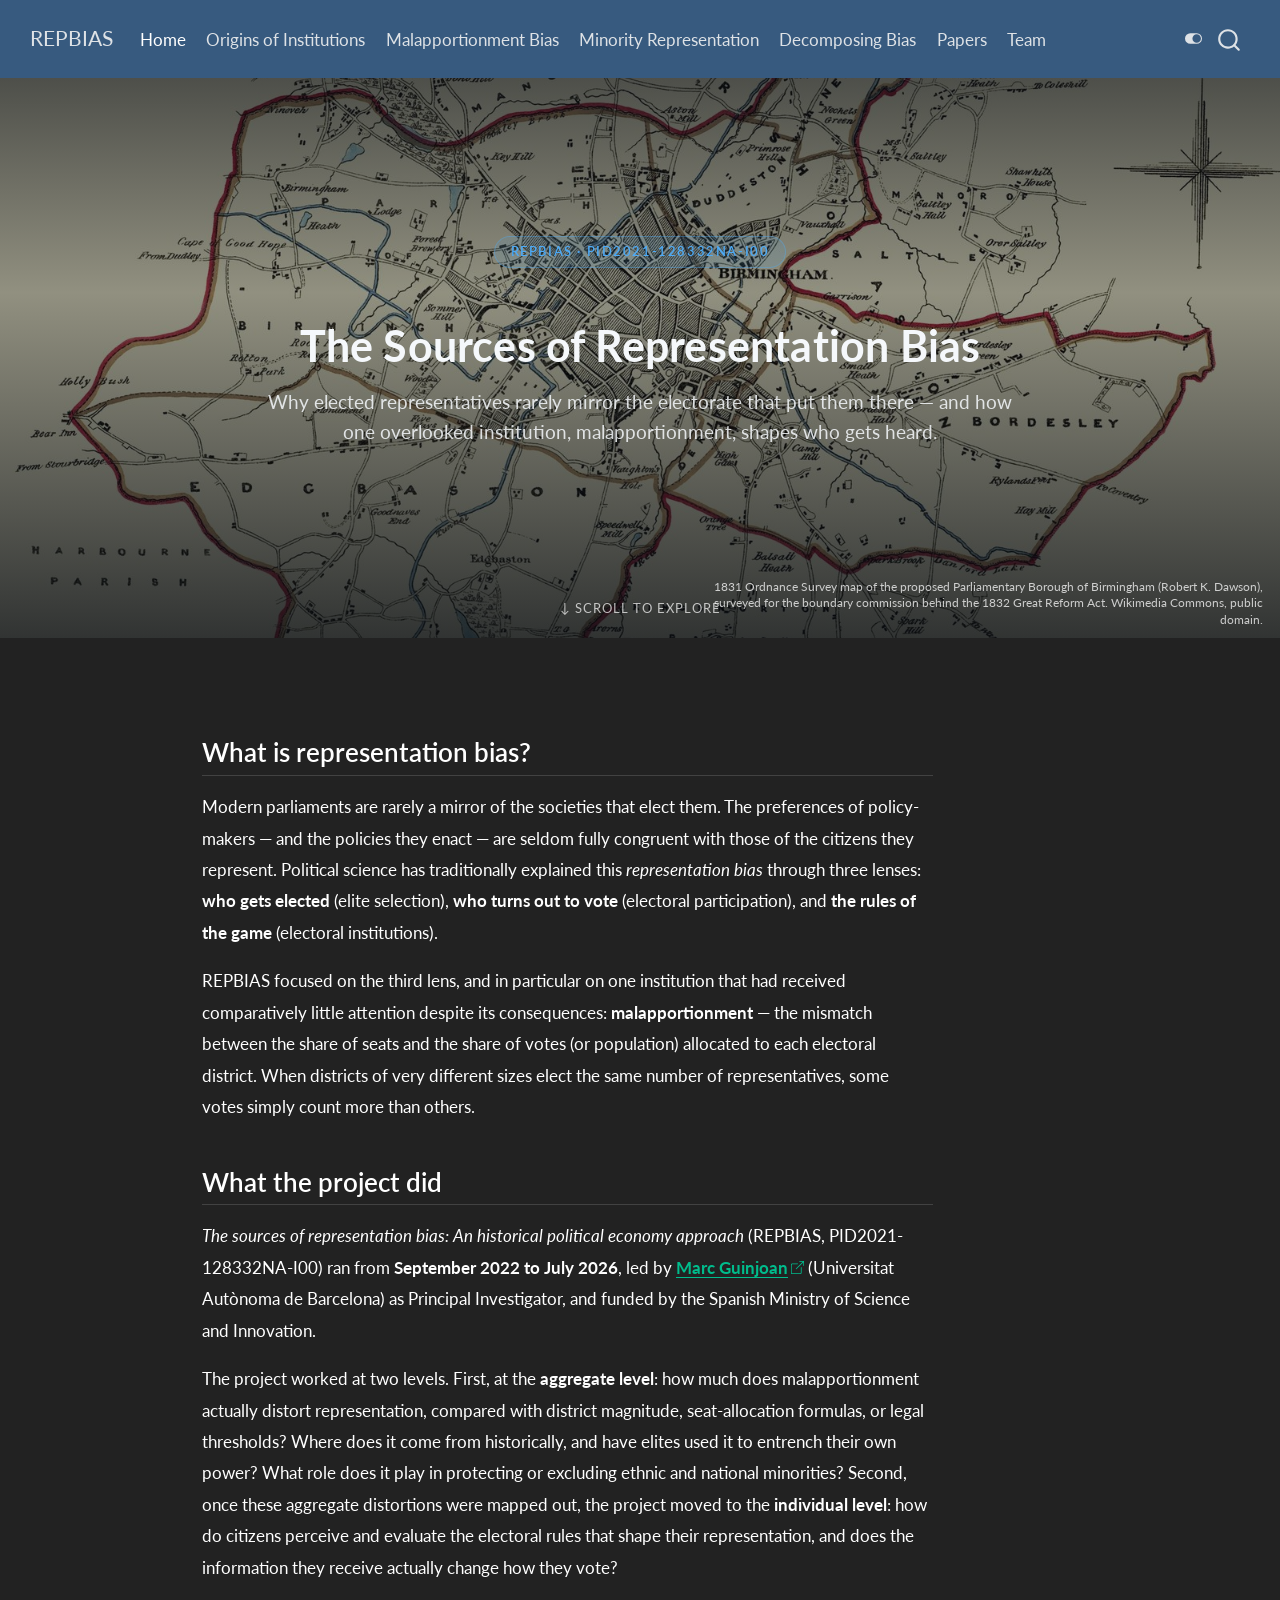
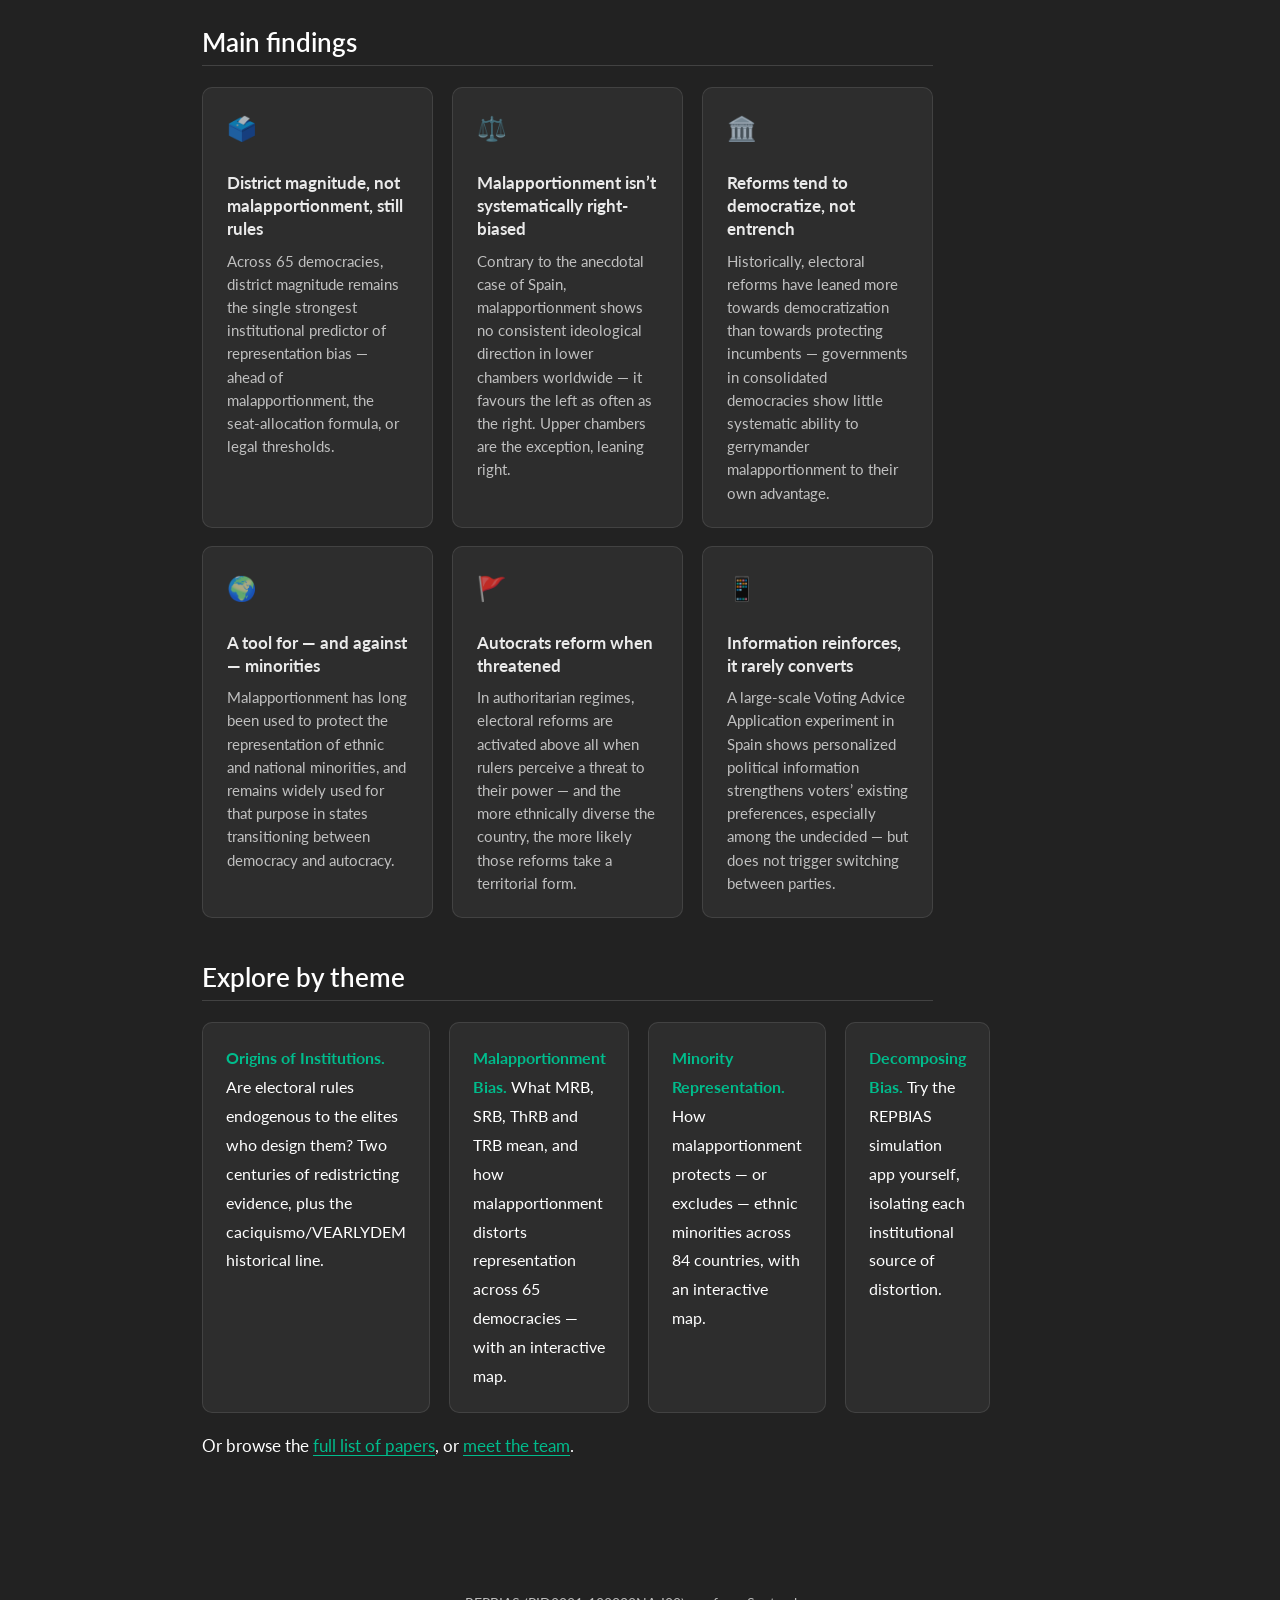
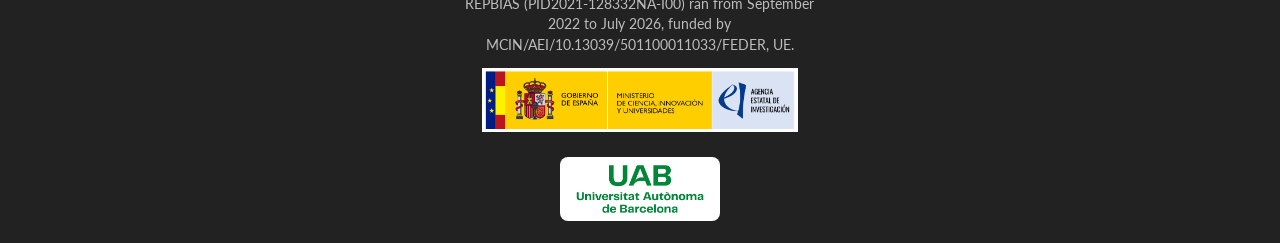
<file: docs/index.html>
<!DOCTYPE html>
<html xmlns="http://www.w3.org/1999/xhtml" lang="en" xml:lang="en"><head>

<meta charset="utf-8">
<meta name="generator" content="quarto-1.10.18">

<meta name="viewport" content="width=device-width, initial-scale=1.0, user-scalable=yes">


<title>REPBIAS</title>
<style>
/* Default styles provided by pandoc.
** See https://pandoc.org/MANUAL.html#variables-for-html for config info.
*/
span.smallcaps{font-variant: small-caps;}
div.columns{display: flex; gap: 1.5em;}
div.column{flex: auto;}
@media screen {
div.columns{gap: min(4vw, 1.5em);}
div.column{overflow-x: auto;}
}
div.hanging-indent{margin-left: 1.5em; text-indent: -1.5em;}
ul.task-list{list-style: none;}
ul.task-list li input[type="checkbox"] {
  width: 0.8em;
  margin: 0 0.8em 0.2em -1em; /* quarto-specific, see https://github.com/quarto-dev/quarto-cli/issues/4556 */ 
  vertical-align: middle;
}
</style>


<script src="site_libs/quarto-nav/quarto-nav.js"></script>
<script src="site_libs/quarto-nav/headroom.min.js"></script>
<script src="site_libs/clipboard/clipboard.min.js"></script>
<script src="site_libs/quarto-search/autocomplete.umd.js"></script>
<script src="site_libs/quarto-search/fuse.min.js"></script>
<script src="site_libs/quarto-search/quarto-search.js"></script>
<meta name="quarto:offset" content="./">
<script src="site_libs/quarto-html/quarto.js" type="module"></script>
<script src="site_libs/quarto-html/tabsets/tabsets.js" type="module"></script>
<script src="site_libs/quarto-html/popper.min.js"></script>
<script src="site_libs/quarto-html/tippy.umd.min.js"></script>
<script src="site_libs/quarto-html/anchor.min.js"></script>
<link href="site_libs/quarto-html/tippy.css" rel="stylesheet">
<link href="site_libs/quarto-html/quarto-syntax-highlighting-64a204ab8560d761af7679ceaba22944.css" rel="stylesheet" class="quarto-color-scheme" id="quarto-text-highlighting-styles">
<link href="site_libs/quarto-html/quarto-syntax-highlighting-dark-b85bc7c33db8c58e0ec93c3465666fed.css" rel="stylesheet" class="quarto-color-scheme quarto-color-alternate" id="quarto-text-highlighting-styles">
<script src="site_libs/bootstrap/bootstrap.min.js"></script>
<link href="site_libs/bootstrap/bootstrap-icons.css" rel="stylesheet">
<link href="site_libs/bootstrap/bootstrap-92404dd89b1444827012a9e3a58cda88.min.css" rel="stylesheet" append-hash="true" class="quarto-color-scheme" id="quarto-bootstrap" data-mode="light">
<link href="site_libs/bootstrap/bootstrap-dark-8b348f4b4b74a528bf910da1e8c5139e.min.css" rel="stylesheet" append-hash="true" class="quarto-color-scheme quarto-color-alternate" id="quarto-bootstrap" data-mode="dark">
<script id="quarto-search-options" type="application/json">{
  "location": "navbar",
  "copy-button": false,
  "collapse-after": 3,
  "panel-placement": "end",
  "type": "overlay",
  "limit": 50,
  "keyboard-shortcut": [
    "f",
    "/",
    "s"
  ],
  "show-item-context": false,
  "language": {
    "search-no-results-text": "No results",
    "search-matching-documents-text": "matching documents",
    "search-copy-link-title": "Copy link to search",
    "search-hide-matches-text": "Hide additional matches",
    "search-more-match-text": "more match in this document",
    "search-more-matches-text": "more matches in this document",
    "search-clear-button-title": "Clear",
    "search-text-placeholder": "",
    "search-detached-cancel-button-title": "Cancel",
    "search-submit-button-title": "Submit",
    "search-label": "Search"
  }
}</script>


<link rel="stylesheet" href="styles.css">
</head>

<body class="nav-fixed quarto-dark"><script id="quarto-html-before-body" type="application/javascript">
    const toggleBodyColorMode = (bsSheetEl) => {
      const mode = bsSheetEl.getAttribute("data-mode");
      const bodyEl = window.document.querySelector("body");
      if (mode === "dark") {
        bodyEl.classList.add("quarto-dark");
        bodyEl.classList.remove("quarto-light");
      } else {
        bodyEl.classList.add("quarto-light");
        bodyEl.classList.remove("quarto-dark");
      }
    }
    const toggleBodyColorPrimary = () => {
      const bsSheetEl = window.document.querySelector("link#quarto-bootstrap:not([rel=disabled-stylesheet])");
      if (bsSheetEl) {
        toggleBodyColorMode(bsSheetEl);
      }
    }
    const setColorSchemeToggle = (alternate) => {
      const toggles = window.document.querySelectorAll('.quarto-color-scheme-toggle');
      for (let i=0; i < toggles.length; i++) {
        const toggle = toggles[i];
        if (toggle) {
          if (alternate) {
            toggle.classList.add("alternate");
          } else {
            toggle.classList.remove("alternate");
          }
        }
      }
    };
    const toggleColorMode = (alternate) => {
      // Switch the stylesheets
      const primaryStylesheets = window.document.querySelectorAll('link.quarto-color-scheme:not(.quarto-color-alternate)');
      const alternateStylesheets = window.document.querySelectorAll('link.quarto-color-scheme.quarto-color-alternate');
      manageTransitions('#quarto-margin-sidebar .nav-link', false);
      if (alternate) {
        // note: dark is layered on light, we don't disable primary!
        enableStylesheet(alternateStylesheets);
        for (const sheetNode of alternateStylesheets) {
          if (sheetNode.id === "quarto-bootstrap") {
            toggleBodyColorMode(sheetNode);
          }
        }
      } else {
        disableStylesheet(alternateStylesheets);
        enableStylesheet(primaryStylesheets)
        toggleBodyColorPrimary();
      }
      manageTransitions('#quarto-margin-sidebar .nav-link', true);
      // Switch the toggles
      setColorSchemeToggle(alternate)
      // Hack to workaround the fact that safari doesn't
      // properly recolor the scrollbar when toggling (#1455)
      if (navigator.userAgent.indexOf('Safari') > 0 && navigator.userAgent.indexOf('Chrome') == -1) {
        manageTransitions("body", false);
        window.scrollTo(0, 1);
        setTimeout(() => {
          window.scrollTo(0, 0);
          manageTransitions("body", true);
        }, 40);
      }
    }
    const disableStylesheet = (stylesheets) => {
      for (let i=0; i < stylesheets.length; i++) {
        const stylesheet = stylesheets[i];
        stylesheet.rel = 'disabled-stylesheet';
      }
    }
    const enableStylesheet = (stylesheets) => {
      for (let i=0; i < stylesheets.length; i++) {
        const stylesheet = stylesheets[i];
        if(stylesheet.rel !== 'stylesheet') { // for Chrome, which will still FOUC without this check
          stylesheet.rel = 'stylesheet';
        }
      }
    }
    const manageTransitions = (selector, allowTransitions) => {
      const els = window.document.querySelectorAll(selector);
      for (let i=0; i < els.length; i++) {
        const el = els[i];
        if (allowTransitions) {
          el.classList.remove('notransition');
        } else {
          el.classList.add('notransition');
        }
      }
    }
    const isFileUrl = () => {
      return window.location.protocol === 'file:';
    }
    const hasAlternateSentinel = () => {
      let styleSentinel = getColorSchemeSentinel();
      if (styleSentinel !== null) {
        return styleSentinel === "alternate";
      } else {
        return false;
      }
    }
    const setStyleSentinel = (alternate) => {
      const value = alternate ? "alternate" : "default";
      if (!isFileUrl()) {
        window.localStorage.setItem("quarto-color-scheme", value);
      } else {
        localAlternateSentinel = value;
      }
    }
    const getColorSchemeSentinel = () => {
      if (!isFileUrl()) {
        const storageValue = window.localStorage.getItem("quarto-color-scheme");
        return storageValue != null ? storageValue : localAlternateSentinel;
      } else {
        return localAlternateSentinel;
      }
    }
    const toggleGiscusIfUsed = (isAlternate, darkModeDefault) => {
      const baseTheme = document.querySelector('#giscus-base-theme')?.value ?? 'light';
      const alternateTheme = document.querySelector('#giscus-alt-theme')?.value ?? 'dark';
      let newTheme = '';
      if(authorPrefersDark) {
        newTheme = isAlternate ? baseTheme : alternateTheme;
      } else {
        newTheme = isAlternate ? alternateTheme : baseTheme;
      }
      const changeGiscusTheme = () => {
        // From: https://github.com/giscus/giscus/issues/336
        const sendMessage = (message) => {
          const iframe = document.querySelector('iframe.giscus-frame');
          if (!iframe) return;
          iframe.contentWindow.postMessage({ giscus: message }, 'https://giscus.app');
        }
        sendMessage({
          setConfig: {
            theme: newTheme
          }
        });
      }
      const isGiscussLoaded = window.document.querySelector('iframe.giscus-frame') !== null;
      if (isGiscussLoaded) {
        changeGiscusTheme();
      }
    };
    const authorPrefersDark = true;
    const darkModeDefault = authorPrefersDark;
    let localAlternateSentinel = darkModeDefault ? 'alternate' : 'default';
    // Dark / light mode switch
    window.quartoToggleColorScheme = () => {
      // Read the current dark / light value
      let toAlternate = !hasAlternateSentinel();
      toggleColorMode(toAlternate);
      setStyleSentinel(toAlternate);
      toggleGiscusIfUsed(toAlternate, darkModeDefault);
      window.dispatchEvent(new Event('resize'));
    };
    // Switch to dark mode if need be
    if (hasAlternateSentinel()) {
      toggleColorMode(true);
    } else {
      toggleColorMode(false);
    }
  </script>

<div id="quarto-search-results"></div>
  <header id="quarto-header" class="headroom fixed-top">
    <nav class="navbar navbar-expand-lg " data-bs-theme="dark">
      <div class="navbar-container container-fluid">
      <div class="navbar-brand-container mx-auto">
    <a class="navbar-brand" href="./index.html">
    <span class="navbar-title">REPBIAS</span>
    </a>
  </div>
            <div id="quarto-search" class="" title="Search"></div>
          <button class="navbar-toggler" type="button" data-bs-toggle="collapse" data-bs-target="#navbarCollapse" aria-controls="navbarCollapse" role="menu" aria-expanded="false" aria-label="Toggle navigation" onclick="if (window.quartoToggleHeadroom) { window.quartoToggleHeadroom(); }">
  <span class="navbar-toggler-icon"></span>
</button>
          <div class="collapse navbar-collapse" id="navbarCollapse">
            <ul class="navbar-nav navbar-nav-scroll me-auto">
  <li class="nav-item">
    <a class="nav-link active" href="./index.html" aria-current="page"> 
<span class="menu-text">Home</span></a>
  </li>  
  <li class="nav-item">
    <a class="nav-link" href="./origins.html"> 
<span class="menu-text">Origins of Institutions</span></a>
  </li>  
  <li class="nav-item">
    <a class="nav-link" href="./malapportionment-bias.html"> 
<span class="menu-text">Malapportionment Bias</span></a>
  </li>  
  <li class="nav-item">
    <a class="nav-link" href="./minority-representation.html"> 
<span class="menu-text">Minority Representation</span></a>
  </li>  
  <li class="nav-item">
    <a class="nav-link" href="./decomposing-bias.html"> 
<span class="menu-text">Decomposing Bias</span></a>
  </li>  
  <li class="nav-item">
    <a class="nav-link" href="./papers.html"> 
<span class="menu-text">Papers</span></a>
  </li>  
  <li class="nav-item">
    <a class="nav-link" href="./team.html"> 
<span class="menu-text">Team</span></a>
  </li>  
</ul>
          </div> <!-- /navcollapse -->
            <div class="quarto-navbar-tools">
  <a href="" class="quarto-color-scheme-toggle quarto-navigation-tool  px-1" onclick="window.quartoToggleColorScheme(); return false;" title="Toggle dark mode"><i class="bi"></i></a>
</div>
      </div> <!-- /container-fluid -->
    </nav>
</header>
<!-- content -->
<div id="quarto-content" class="quarto-container page-columns page-rows-contents page-layout-article page-navbar">
<!-- sidebar -->
<!-- margin-sidebar -->
    <div id="quarto-margin-sidebar" class="sidebar margin-sidebar zindex-bottom">
        
    </div>
<!-- main -->
<main class="content" id="quarto-document-content"><header id="title-block-header" class="quarto-title-block"></header>





<div class="hero-section photo-hero hero-stretch">
  <img class="hero-bg-img" src="images/home_reform_act_1832.jpg" alt="" loading="eager">
  <div class="hero-text">
    <span class="hero-eyebrow">REPBIAS · PID2021-128332NA-I00</span>
    <h1>The Sources of Representation Bias</h1>
    <p>Why elected representatives rarely mirror the electorate that put them there — and how one overlooked institution, malapportionment, shapes who gets heard.</p>
  </div>
  <div class="hero-credit">1831 Ordnance Survey map of the proposed Parliamentary Borough of Birmingham (Robert K. Dawson), surveyed for the boundary commission behind the 1832 Great Reform Act. Wikimedia Commons, public domain.</div>
  <div class="scroll-hint">↓ scroll to explore</div>
</div>
<div class="project-body">
<section id="what-is-representation-bias" class="level2">
<h2 class="anchored" data-anchor-id="what-is-representation-bias">What is representation bias?</h2>
<p>Modern parliaments are rarely a mirror of the societies that elect them. The preferences of policy-makers — and the policies they enact — are seldom fully congruent with those of the citizens they represent. Political science has traditionally explained this <em>representation bias</em> through three lenses: <strong>who gets elected</strong> (elite selection), <strong>who turns out to vote</strong> (electoral participation), and <strong>the rules of the game</strong> (electoral institutions).</p>
<p>REPBIAS focused on the third lens, and in particular on one institution that had received comparatively little attention despite its consequences: <strong>malapportionment</strong> — the mismatch between the share of seats and the share of votes (or population) allocated to each electoral district. When districts of very different sizes elect the same number of representatives, some votes simply count more than others.</p>
</section>
<section id="what-the-project-did" class="level2">
<h2 class="anchored" data-anchor-id="what-the-project-did">What the project did</h2>
<p><em>The sources of representation bias: An historical political economy approach</em> (REPBIAS, PID2021-128332NA-I00) ran from <strong>September 2022 to July 2026</strong>, led by <a href="http://marcguinjoan.cat"><strong>Marc Guinjoan</strong></a> (Universitat Autònoma de Barcelona) as Principal Investigator, and funded by the Spanish Ministry of Science and Innovation.</p>
<p>The project worked at two levels. First, at the <strong>aggregate level</strong>: how much does malapportionment actually distort representation, compared with district magnitude, seat-allocation formulas, or legal thresholds? Where does it come from historically, and have elites used it to entrench their own power? What role does it play in protecting or excluding ethnic and national minorities? Second, once these aggregate distortions were mapped out, the project moved to the <strong>individual level</strong>: how do citizens perceive and evaluate the electoral rules that shape their representation, and does the information they receive actually change how they vote?</p>
</section>
<section id="main-findings" class="level2">
<h2 class="anchored" data-anchor-id="main-findings">Main findings</h2>
<div class="insight-grid">
<div class="insight-card surface-card">
<p><span class="insight-icon">🗳️</span></p>
<section id="district-magnitude-not-malapportionment-still-rules" class="level3">
<h3 class="anchored" data-anchor-id="district-magnitude-not-malapportionment-still-rules">District magnitude, not malapportionment, still rules</h3>
<p>Across 65 democracies, district magnitude remains the single strongest institutional predictor of representation bias — ahead of malapportionment, the seat-allocation formula, or legal thresholds.</p>
</section>
</div>
<div class="insight-card surface-card">
<p><span class="insight-icon">⚖️</span></p>
<section id="malapportionment-isnt-systematically-right-biased" class="level3">
<h3 class="anchored" data-anchor-id="malapportionment-isnt-systematically-right-biased">Malapportionment isn’t systematically right-biased</h3>
<p>Contrary to the anecdotal case of Spain, malapportionment shows no consistent ideological direction in lower chambers worldwide — it favours the left as often as the right. Upper chambers are the exception, leaning right.</p>
</section>
</div>
<div class="insight-card surface-card">
<p><span class="insight-icon">🏛️</span></p>
<section id="reforms-tend-to-democratize-not-entrench" class="level3">
<h3 class="anchored" data-anchor-id="reforms-tend-to-democratize-not-entrench">Reforms tend to democratize, not entrench</h3>
<p>Historically, electoral reforms have leaned more towards democratization than towards protecting incumbents — governments in consolidated democracies show little systematic ability to gerrymander malapportionment to their own advantage.</p>
</section>
</div>
<div class="insight-card surface-card">
<p><span class="insight-icon">🌍</span></p>
<section id="a-tool-for-and-against-minorities" class="level3">
<h3 class="anchored" data-anchor-id="a-tool-for-and-against-minorities">A tool for — and against — minorities</h3>
<p>Malapportionment has long been used to protect the representation of ethnic and national minorities, and remains widely used for that purpose in states transitioning between democracy and autocracy.</p>
</section>
</div>
<div class="insight-card surface-card">
<p><span class="insight-icon">🚩</span></p>
<section id="autocrats-reform-when-threatened" class="level3">
<h3 class="anchored" data-anchor-id="autocrats-reform-when-threatened">Autocrats reform when threatened</h3>
<p>In authoritarian regimes, electoral reforms are activated above all when rulers perceive a threat to their power — and the more ethnically diverse the country, the more likely those reforms take a territorial form.</p>
</section>
</div>
<div class="insight-card surface-card">
<p><span class="insight-icon">📱</span></p>
<section id="information-reinforces-it-rarely-converts" class="level3">
<h3 class="anchored" data-anchor-id="information-reinforces-it-rarely-converts">Information reinforces, it rarely converts</h3>
<p>A large-scale Voting Advice Application experiment in Spain shows personalized political information strengthens voters’ existing preferences, especially among the undecided — but does not trigger switching between parties.</p>
</section>
</div>
</div>
</section>
<section id="explore-by-theme" class="level2">
<h2 class="anchored" data-anchor-id="explore-by-theme">Explore by theme</h2>
<div class="rl-grid">
<div class="rl-card surface-card">
<p>
<a href="./origins.html"><strong>Origins of Institutions.</strong></a> Are electoral rules endogenous to the elites who design them? Two centuries of redistricting evidence, plus the caciquismo/VEARLYDEM historical line.
</p>
</div>
<div class="rl-card surface-card">
<p>
<a href="./malapportionment-bias.html"><strong>Malapportionment Bias.</strong></a> What MRB, SRB, ThRB and TRB mean, and how malapportionment distorts representation across 65 democracies — with an interactive map.
</p>
</div>
<div class="rl-card surface-card">
<p>
<a href="./minority-representation.html"><strong>Minority Representation.</strong></a> How malapportionment protects — or excludes — ethnic minorities across 84 countries, with an interactive map.
</p>
</div>
<div class="rl-card surface-card">
<p>
<a href="./decomposing-bias.html"><strong>Decomposing Bias.</strong></a> Try the REPBIAS simulation app yourself, isolating each institutional source of distortion.
</p>
</div>
</div>
<p>Or browse the <a href="./papers.html">full list of papers</a>, or <a href="./team.html">meet the team</a>.</p>
</section>
</div>



</main> <!-- /main -->
<script>
(function () {
  function fitHeroes() {
    document.querySelectorAll(".hero-section").forEach(function (hero) {
      hero.style.width = "";
      hero.style.marginLeft = "0px";
      hero.style.marginRight = "0px";
      var rect = hero.getBoundingClientRect();
      var vw = document.documentElement.clientWidth;
      hero.style.marginLeft = (-rect.left) + "px";
      hero.style.width = vw + "px";
    });
  }
  window.addEventListener("load", function () {
    fitHeroes();
    // catch late reflows (web fonts, iframes) that can shift layout
    // slightly after the load event fires
    setTimeout(fitHeroes, 300);
    setTimeout(fitHeroes, 1200);
  });
  var resizeTimer;
  window.addEventListener("resize", function () {
    clearTimeout(resizeTimer);
    resizeTimer = setTimeout(fitHeroes, 150);
  });
})();
</script>
<script id="quarto-html-after-body" type="application/javascript">
  window.document.addEventListener("DOMContentLoaded", function (event) {
    // Ensure there is a toggle, if there isn't float one in the top right
    if (window.document.querySelector('.quarto-color-scheme-toggle') === null) {
      const a = window.document.createElement('a');
      a.classList.add('top-right');
      a.classList.add('quarto-color-scheme-toggle');
      a.href = "";
      a.onclick = function() { try { window.quartoToggleColorScheme(); } catch {} return false; };
      const i = window.document.createElement("i");
      i.classList.add('bi');
      a.appendChild(i);
      window.document.body.appendChild(a);
    }
    setColorSchemeToggle(hasAlternateSentinel())
    const icon = "";
    const anchorJS = new window.AnchorJS();
    anchorJS.options = {
      placement: 'right',
      icon: icon
    };
    anchorJS.add('.anchored');
    const isCodeAnnotation = (el) => {
      for (const clz of el.classList) {
        if (clz.startsWith('code-annotation-')) {                     
          return true;
        }
      }
      return false;
    }
    const onCopySuccess = function(e) {
      // button target
      const button = e.trigger;
      // don't keep focus
      button.blur();
      // flash "checked"
      button.classList.add('code-copy-button-checked');
      var currentTitle = button.getAttribute("title");
      button.setAttribute("title", "Copied!");
      let tooltip;
      if (window.bootstrap) {
        button.setAttribute("data-bs-toggle", "tooltip");
        button.setAttribute("data-bs-placement", "left");
        button.setAttribute("data-bs-title", "Copied!");
        tooltip = new bootstrap.Tooltip(button, 
          { trigger: "manual", 
            customClass: "code-copy-button-tooltip",
            offset: [0, -8]});
        tooltip.show();    
      }
      setTimeout(function() {
        if (tooltip) {
          tooltip.hide();
          button.removeAttribute("data-bs-title");
          button.removeAttribute("data-bs-toggle");
          button.removeAttribute("data-bs-placement");
        }
        button.setAttribute("title", currentTitle);
        button.classList.remove('code-copy-button-checked');
      }, 1000);
      // clear code selection
      e.clearSelection();
    }
    const getTextToCopy = function(trigger) {
      const outerScaffold = trigger.parentElement.cloneNode(true);
      const codeEl = outerScaffold.querySelector('code');
      for (const childEl of codeEl.children) {
        if (isCodeAnnotation(childEl)) {
          childEl.remove();
        }
      }
      return codeEl.innerText;
    }
    const clipboard = new window.ClipboardJS('.code-copy-button:not([data-in-quarto-modal])', {
      text: getTextToCopy
    });
    clipboard.on('success', onCopySuccess);
    if (window.document.getElementById('quarto-embedded-source-code-modal')) {
      const clipboardModal = new window.ClipboardJS('.code-copy-button[data-in-quarto-modal]', {
        text: getTextToCopy,
        container: window.document.getElementById('quarto-embedded-source-code-modal')
      });
      clipboardModal.on('success', onCopySuccess);
    }
      var localhostRegex = new RegExp(/^(?:http|https):\/\/localhost\:?[0-9]*\//);
      var mailtoRegex = new RegExp(/^mailto:/);
        var filterRegex = new RegExp('/' + window.location.host + '/');
      var isInternal = (href) => {
          return filterRegex.test(href) || localhostRegex.test(href) || mailtoRegex.test(href);
      }
      // Inspect non-navigation links and adorn them if external
     var links = window.document.querySelectorAll('a[href]:not(.nav-link):not(.navbar-brand):not(.toc-action):not(.sidebar-link):not(.sidebar-item-toggle):not(.pagination-link):not(.no-external):not([aria-hidden]):not(.dropdown-item):not(.quarto-navigation-tool):not(.about-link)');
      for (var i=0; i<links.length; i++) {
        const link = links[i];
        if (!isInternal(link.href)) {
          // undo the damage that might have been done by quarto-nav.js in the case of
          // links that we want to consider external
          if (link.dataset.originalHref !== undefined) {
            link.href = link.dataset.originalHref;
          }
            // target, if specified
            link.setAttribute("target", "_blank");
            if (link.getAttribute("rel") === null) {
              link.setAttribute("rel", "noopener");
            }
            // default icon
            link.classList.add("external");
        }
      }
    function tippyHover(el, contentFn, onTriggerFn, onUntriggerFn) {
      const config = {
        allowHTML: true,
        maxWidth: 500,
        delay: 100,
        arrow: false,
        appendTo: function(el) {
            return el.parentElement;
        },
        interactive: true,
        interactiveBorder: 10,
        theme: 'quarto',
        placement: 'bottom-start',
      };
      if (contentFn) {
        config.content = contentFn;
      }
      if (onTriggerFn) {
        config.onTrigger = onTriggerFn;
      }
      if (onUntriggerFn) {
        config.onUntrigger = onUntriggerFn;
      }
      window.tippy(el, config); 
    }
    const noterefs = window.document.querySelectorAll('a[role="doc-noteref"]');
    for (var i=0; i<noterefs.length; i++) {
      const ref = noterefs[i];
      tippyHover(ref, function() {
        // use id or data attribute instead here
        let href = ref.getAttribute('data-footnote-href') || ref.getAttribute('href');
        try { href = new URL(href).hash; } catch {}
        const id = href.replace(/^#\/?/, "");
        const note = window.document.getElementById(id);
        if (note) {
          return note.innerHTML;
        } else {
          return "";
        }
      });
    }
    const xrefs = window.document.querySelectorAll('a.quarto-xref');
    const processXRef = (id, note) => {
      // Strip column container classes
      const stripColumnClz = (el) => {
        el.classList.remove("page-full", "page-columns");
        if (el.children) {
          for (const child of el.children) {
            stripColumnClz(child);
          }
        }
      }
      stripColumnClz(note)
      if (id === null || id.startsWith('sec-')) {
        // Special case sections, only their first couple elements
        const container = document.createElement("div");
        if (note.children && note.children.length > 2) {
          container.appendChild(note.children[0].cloneNode(true));
          for (let i = 1; i < note.children.length; i++) {
            const child = note.children[i];
            if (child.tagName === "P" && child.innerText === "") {
              continue;
            } else {
              container.appendChild(child.cloneNode(true));
              break;
            }
          }
          if (window.Quarto?.typesetMath) {
            window.Quarto.typesetMath(container);
          }
          return container.innerHTML
        } else {
          if (window.Quarto?.typesetMath) {
            window.Quarto.typesetMath(note);
          }
          return note.innerHTML;
        }
      } else {
        // Remove any anchor links if they are present
        const anchorLink = note.querySelector('a.anchorjs-link');
        if (anchorLink) {
          anchorLink.remove();
        }
        if (window.Quarto?.typesetMath) {
          window.Quarto.typesetMath(note);
        }
        if (note.classList.contains("callout")) {
          return note.outerHTML;
        } else {
          return note.innerHTML;
        }
      }
    }
    for (var i=0; i<xrefs.length; i++) {
      const xref = xrefs[i];
      tippyHover(xref, undefined, function(instance) {
        instance.disable();
        let url = xref.getAttribute('href');
        let hash = undefined; 
        if (url.startsWith('#')) {
          hash = url;
        } else {
          try { hash = new URL(url).hash; } catch {}
        }
        if (hash) {
          const id = hash.replace(/^#\/?/, "");
          const note = window.document.getElementById(id);
          if (note !== null) {
            try {
              const html = processXRef(id, note.cloneNode(true));
              instance.setContent(html);
            } finally {
              instance.enable();
              instance.show();
            }
          } else {
            // See if we can fetch this
            fetch(url.split('#')[0])
            .then(res => res.text())
            .then(html => {
              const parser = new DOMParser();
              const htmlDoc = parser.parseFromString(html, "text/html");
              const note = htmlDoc.getElementById(id);
              if (note !== null) {
                const html = processXRef(id, note);
                instance.setContent(html);
              } 
            }).finally(() => {
              instance.enable();
              instance.show();
            });
          }
        } else {
          // See if we can fetch a full url (with no hash to target)
          // This is a special case and we should probably do some content thinning / targeting
          fetch(url)
          .then(res => res.text())
          .then(html => {
            const parser = new DOMParser();
            const htmlDoc = parser.parseFromString(html, "text/html");
            const note = htmlDoc.querySelector('main.content');
            if (note !== null) {
              // This should only happen for chapter cross references
              // (since there is no id in the URL)
              // remove the first header
              if (note.children.length > 0 && note.children[0].tagName === "HEADER") {
                note.children[0].remove();
              }
              const html = processXRef(null, note);
              instance.setContent(html);
            } 
          }).finally(() => {
            instance.enable();
            instance.show();
          });
        }
      }, function(instance) {
      });
    }
        let selectedAnnoteEl;
        const selectorForAnnotation = ( cell, annotation) => {
          let cellAttr = 'data-code-cell="' + cell + '"';
          let lineAttr = 'data-code-annotation="' +  annotation + '"';
          const selector = 'span[' + cellAttr + '][' + lineAttr + ']';
          return selector;
        }
        const selectCodeLines = (annoteEl) => {
          const doc = window.document;
          const targetCell = annoteEl.getAttribute("data-target-cell");
          const targetAnnotation = annoteEl.getAttribute("data-target-annotation");
          const annoteSpan = window.document.querySelector(selectorForAnnotation(targetCell, targetAnnotation));
          const lines = annoteSpan.getAttribute("data-code-lines").split(",");
          const lineIds = lines.map((line) => {
            return targetCell + "-" + line;
          })
          let top = null;
          let height = null;
          let parent = null;
          if (lineIds.length > 0) {
              //compute the position of the single el (top and bottom and make a div)
              const el = window.document.getElementById(lineIds[0]);
              top = el.offsetTop;
              height = el.offsetHeight;
              parent = el.parentElement.parentElement;
            if (lineIds.length > 1) {
              const lastEl = window.document.getElementById(lineIds[lineIds.length - 1]);
              const bottom = lastEl.offsetTop + lastEl.offsetHeight;
              height = bottom - top;
            }
            if (top !== null && height !== null && parent !== null) {
              // cook up a div (if necessary) and position it 
              let div = window.document.getElementById("code-annotation-line-highlight");
              if (div === null) {
                div = window.document.createElement("div");
                div.setAttribute("id", "code-annotation-line-highlight");
                div.style.position = 'absolute';
                parent.appendChild(div);
              }
              div.style.top = top - 2 + "px";
              div.style.height = height + 4 + "px";
              div.style.left = 0;
              let gutterDiv = window.document.getElementById("code-annotation-line-highlight-gutter");
              if (gutterDiv === null) {
                gutterDiv = window.document.createElement("div");
                gutterDiv.setAttribute("id", "code-annotation-line-highlight-gutter");
                gutterDiv.style.position = 'absolute';
                const codeCell = window.document.getElementById(targetCell);
                const gutter = codeCell.querySelector('.code-annotation-gutter');
                gutter.appendChild(gutterDiv);
              }
              gutterDiv.style.top = top - 2 + "px";
              gutterDiv.style.height = height + 4 + "px";
            }
            selectedAnnoteEl = annoteEl;
          }
        };
        const unselectCodeLines = () => {
          const elementsIds = ["code-annotation-line-highlight", "code-annotation-line-highlight-gutter"];
          elementsIds.forEach((elId) => {
            const div = window.document.getElementById(elId);
            if (div) {
              div.remove();
            }
          });
          selectedAnnoteEl = undefined;
        };
          // Handle positioning of the toggle
      window.addEventListener(
        "resize",
        throttle(() => {
          elRect = undefined;
          if (selectedAnnoteEl) {
            selectCodeLines(selectedAnnoteEl);
          }
        }, 10)
      );
      function throttle(fn, ms) {
      let throttle = false;
      let timer;
        return (...args) => {
          if(!throttle) { // first call gets through
              fn.apply(this, args);
              throttle = true;
          } else { // all the others get throttled
              if(timer) clearTimeout(timer); // cancel #2
              timer = setTimeout(() => {
                fn.apply(this, args);
                timer = throttle = false;
              }, ms);
          }
        };
      }
        // Attach click handler to the DT
        const annoteDls = window.document.querySelectorAll('dt[data-target-cell]');
        for (const annoteDlNode of annoteDls) {
          annoteDlNode.addEventListener('click', (event) => {
            const clickedEl = event.target;
            if (clickedEl !== selectedAnnoteEl) {
              unselectCodeLines();
              const activeEl = window.document.querySelector('dt[data-target-cell].code-annotation-active');
              if (activeEl) {
                activeEl.classList.remove('code-annotation-active');
              }
              selectCodeLines(clickedEl);
              clickedEl.classList.add('code-annotation-active');
            } else {
              // Unselect the line
              unselectCodeLines();
              clickedEl.classList.remove('code-annotation-active');
            }
          });
        }
    const findCites = (el) => {
      const parentEl = el.parentElement;
      if (parentEl) {
        const cites = parentEl.dataset.cites;
        if (cites) {
          return {
            el,
            cites: cites.split(' ')
          };
        } else {
          return findCites(el.parentElement)
        }
      } else {
        return undefined;
      }
    };
    var bibliorefs = window.document.querySelectorAll('a[role="doc-biblioref"]');
    for (var i=0; i<bibliorefs.length; i++) {
      const ref = bibliorefs[i];
      const citeInfo = findCites(ref);
      if (citeInfo) {
        tippyHover(citeInfo.el, function() {
          var popup = window.document.createElement('div');
          citeInfo.cites.forEach(function(cite) {
            var citeDiv = window.document.createElement('div');
            citeDiv.classList.add('hanging-indent');
            citeDiv.classList.add('csl-entry');
            var biblioDiv = window.document.getElementById('ref-' + cite);
            if (biblioDiv) {
              citeDiv.innerHTML = biblioDiv.innerHTML;
            }
            popup.appendChild(citeDiv);
          });
          return popup.innerHTML;
        });
      }
    }
  });
  </script>
</div> <!-- /content -->
<footer class="footer">
  <div class="nav-footer">
    <div class="nav-footer-left">
      &nbsp;
    </div>   
    <div class="nav-footer-center">
      <ul class="footer-items list-unstyled">
    <li class="nav-item">
 <div class="site-footer-logos">
  <p class="grant-line">REPBIAS (PID2021-128332NA-I00) ran from September 2022 to July 2026, funded by MCIN/AEI/10.13039/501100011033/FEDER, UE.</p>
  <div class="funding-logos">
    <img src="images/logominciu.png" alt="Ministerio de Ciencia, Innovación y Universidades / Agencia Estatal de Investigación">
    <img src="images/logouab.png" class="logo-on-chip" alt="Universitat Autònoma de Barcelona">
  </div>
</div>
  </li>  
</ul>
    </div>
    <div class="nav-footer-right">
      &nbsp;
    </div>
  </div>
</footer>




</body></html>
</file>
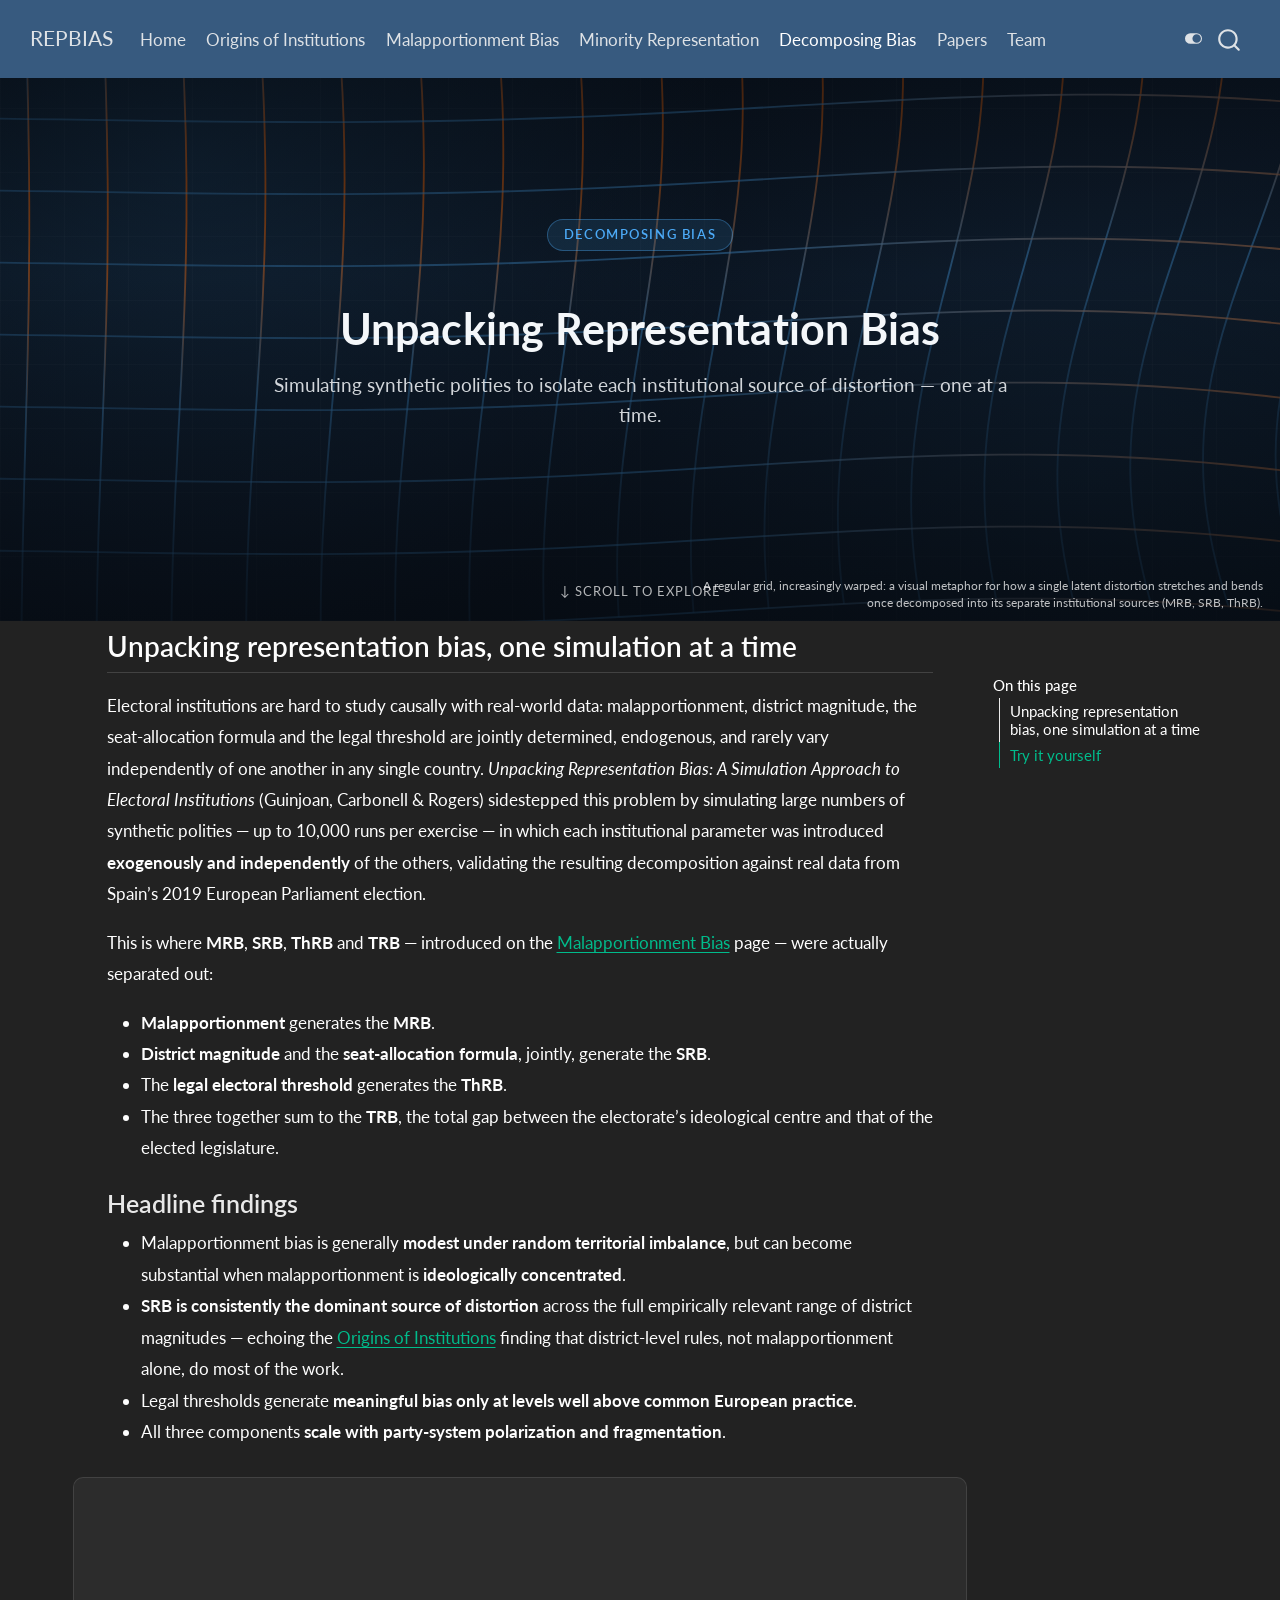
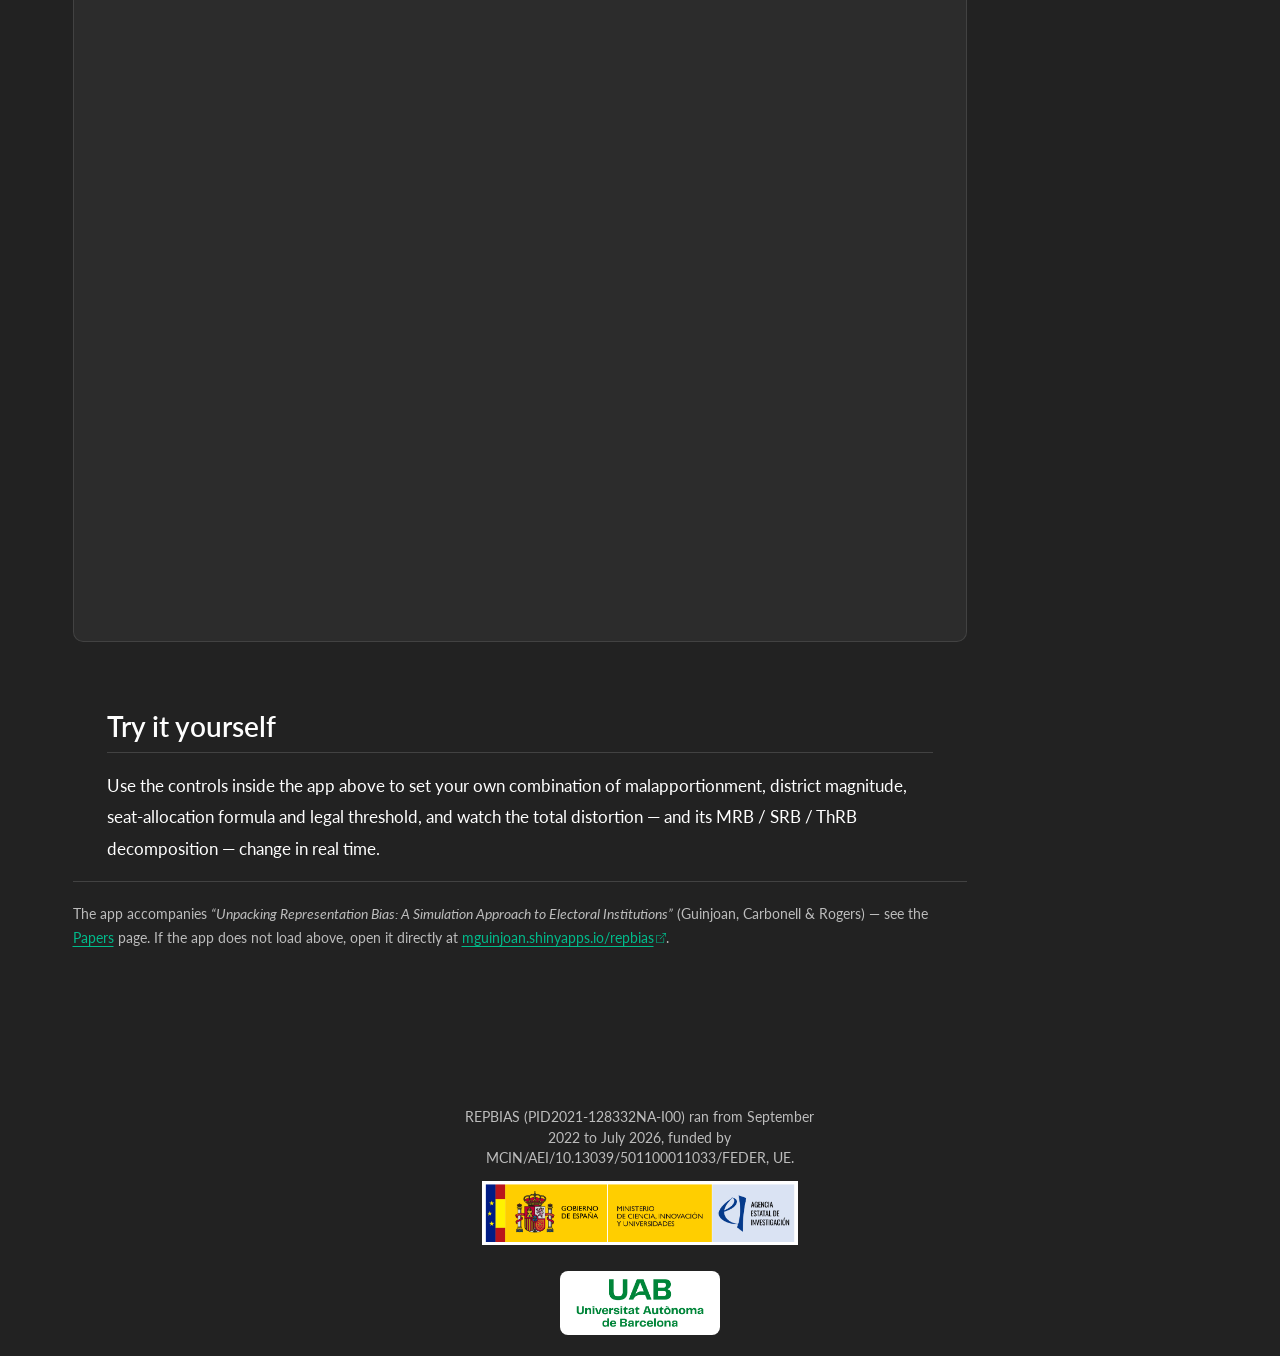
<file: docs/decomposing-bias.html>
<!DOCTYPE html>
<html xmlns="http://www.w3.org/1999/xhtml" lang="en" xml:lang="en"><head>

<meta charset="utf-8">
<meta name="generator" content="quarto-1.10.18">

<meta name="viewport" content="width=device-width, initial-scale=1.0, user-scalable=yes">


<title>Decomposing Bias – REPBIAS</title>
<style>
/* Default styles provided by pandoc.
** See https://pandoc.org/MANUAL.html#variables-for-html for config info.
*/
span.smallcaps{font-variant: small-caps;}
div.columns{display: flex; gap: 1.5em;}
div.column{flex: auto;}
@media screen {
div.columns{gap: min(4vw, 1.5em);}
div.column{overflow-x: auto;}
}
div.hanging-indent{margin-left: 1.5em; text-indent: -1.5em;}
ul.task-list{list-style: none;}
ul.task-list li input[type="checkbox"] {
  width: 0.8em;
  margin: 0 0.8em 0.2em -1em; /* quarto-specific, see https://github.com/quarto-dev/quarto-cli/issues/4556 */ 
  vertical-align: middle;
}
</style>


<script src="site_libs/quarto-nav/quarto-nav.js"></script>
<script src="site_libs/quarto-nav/headroom.min.js"></script>
<script src="site_libs/clipboard/clipboard.min.js"></script>
<script src="site_libs/quarto-search/autocomplete.umd.js"></script>
<script src="site_libs/quarto-search/fuse.min.js"></script>
<script src="site_libs/quarto-search/quarto-search.js"></script>
<meta name="quarto:offset" content="./">
<script src="site_libs/quarto-html/quarto.js" type="module"></script>
<script src="site_libs/quarto-html/tabsets/tabsets.js" type="module"></script>
<script src="site_libs/quarto-html/popper.min.js"></script>
<script src="site_libs/quarto-html/tippy.umd.min.js"></script>
<script src="site_libs/quarto-html/anchor.min.js"></script>
<link href="site_libs/quarto-html/tippy.css" rel="stylesheet">
<link href="site_libs/quarto-html/quarto-syntax-highlighting-64a204ab8560d761af7679ceaba22944.css" rel="stylesheet" class="quarto-color-scheme" id="quarto-text-highlighting-styles">
<link href="site_libs/quarto-html/quarto-syntax-highlighting-dark-b85bc7c33db8c58e0ec93c3465666fed.css" rel="stylesheet" class="quarto-color-scheme quarto-color-alternate" id="quarto-text-highlighting-styles">
<script src="site_libs/bootstrap/bootstrap.min.js"></script>
<link href="site_libs/bootstrap/bootstrap-icons.css" rel="stylesheet">
<link href="site_libs/bootstrap/bootstrap-92404dd89b1444827012a9e3a58cda88.min.css" rel="stylesheet" append-hash="true" class="quarto-color-scheme" id="quarto-bootstrap" data-mode="light">
<link href="site_libs/bootstrap/bootstrap-dark-8b348f4b4b74a528bf910da1e8c5139e.min.css" rel="stylesheet" append-hash="true" class="quarto-color-scheme quarto-color-alternate" id="quarto-bootstrap" data-mode="dark">
<script id="quarto-search-options" type="application/json">{
  "location": "navbar",
  "copy-button": false,
  "collapse-after": 3,
  "panel-placement": "end",
  "type": "overlay",
  "limit": 50,
  "keyboard-shortcut": [
    "f",
    "/",
    "s"
  ],
  "show-item-context": false,
  "language": {
    "search-no-results-text": "No results",
    "search-matching-documents-text": "matching documents",
    "search-copy-link-title": "Copy link to search",
    "search-hide-matches-text": "Hide additional matches",
    "search-more-match-text": "more match in this document",
    "search-more-matches-text": "more matches in this document",
    "search-clear-button-title": "Clear",
    "search-text-placeholder": "",
    "search-detached-cancel-button-title": "Cancel",
    "search-submit-button-title": "Submit",
    "search-label": "Search"
  }
}</script>


<link rel="stylesheet" href="styles.css">
</head>

<body class="nav-fixed quarto-dark"><script id="quarto-html-before-body" type="application/javascript">
    const toggleBodyColorMode = (bsSheetEl) => {
      const mode = bsSheetEl.getAttribute("data-mode");
      const bodyEl = window.document.querySelector("body");
      if (mode === "dark") {
        bodyEl.classList.add("quarto-dark");
        bodyEl.classList.remove("quarto-light");
      } else {
        bodyEl.classList.add("quarto-light");
        bodyEl.classList.remove("quarto-dark");
      }
    }
    const toggleBodyColorPrimary = () => {
      const bsSheetEl = window.document.querySelector("link#quarto-bootstrap:not([rel=disabled-stylesheet])");
      if (bsSheetEl) {
        toggleBodyColorMode(bsSheetEl);
      }
    }
    const setColorSchemeToggle = (alternate) => {
      const toggles = window.document.querySelectorAll('.quarto-color-scheme-toggle');
      for (let i=0; i < toggles.length; i++) {
        const toggle = toggles[i];
        if (toggle) {
          if (alternate) {
            toggle.classList.add("alternate");
          } else {
            toggle.classList.remove("alternate");
          }
        }
      }
    };
    const toggleColorMode = (alternate) => {
      // Switch the stylesheets
      const primaryStylesheets = window.document.querySelectorAll('link.quarto-color-scheme:not(.quarto-color-alternate)');
      const alternateStylesheets = window.document.querySelectorAll('link.quarto-color-scheme.quarto-color-alternate');
      manageTransitions('#quarto-margin-sidebar .nav-link', false);
      if (alternate) {
        // note: dark is layered on light, we don't disable primary!
        enableStylesheet(alternateStylesheets);
        for (const sheetNode of alternateStylesheets) {
          if (sheetNode.id === "quarto-bootstrap") {
            toggleBodyColorMode(sheetNode);
          }
        }
      } else {
        disableStylesheet(alternateStylesheets);
        enableStylesheet(primaryStylesheets)
        toggleBodyColorPrimary();
      }
      manageTransitions('#quarto-margin-sidebar .nav-link', true);
      // Switch the toggles
      setColorSchemeToggle(alternate)
      // Hack to workaround the fact that safari doesn't
      // properly recolor the scrollbar when toggling (#1455)
      if (navigator.userAgent.indexOf('Safari') > 0 && navigator.userAgent.indexOf('Chrome') == -1) {
        manageTransitions("body", false);
        window.scrollTo(0, 1);
        setTimeout(() => {
          window.scrollTo(0, 0);
          manageTransitions("body", true);
        }, 40);
      }
    }
    const disableStylesheet = (stylesheets) => {
      for (let i=0; i < stylesheets.length; i++) {
        const stylesheet = stylesheets[i];
        stylesheet.rel = 'disabled-stylesheet';
      }
    }
    const enableStylesheet = (stylesheets) => {
      for (let i=0; i < stylesheets.length; i++) {
        const stylesheet = stylesheets[i];
        if(stylesheet.rel !== 'stylesheet') { // for Chrome, which will still FOUC without this check
          stylesheet.rel = 'stylesheet';
        }
      }
    }
    const manageTransitions = (selector, allowTransitions) => {
      const els = window.document.querySelectorAll(selector);
      for (let i=0; i < els.length; i++) {
        const el = els[i];
        if (allowTransitions) {
          el.classList.remove('notransition');
        } else {
          el.classList.add('notransition');
        }
      }
    }
    const isFileUrl = () => {
      return window.location.protocol === 'file:';
    }
    const hasAlternateSentinel = () => {
      let styleSentinel = getColorSchemeSentinel();
      if (styleSentinel !== null) {
        return styleSentinel === "alternate";
      } else {
        return false;
      }
    }
    const setStyleSentinel = (alternate) => {
      const value = alternate ? "alternate" : "default";
      if (!isFileUrl()) {
        window.localStorage.setItem("quarto-color-scheme", value);
      } else {
        localAlternateSentinel = value;
      }
    }
    const getColorSchemeSentinel = () => {
      if (!isFileUrl()) {
        const storageValue = window.localStorage.getItem("quarto-color-scheme");
        return storageValue != null ? storageValue : localAlternateSentinel;
      } else {
        return localAlternateSentinel;
      }
    }
    const toggleGiscusIfUsed = (isAlternate, darkModeDefault) => {
      const baseTheme = document.querySelector('#giscus-base-theme')?.value ?? 'light';
      const alternateTheme = document.querySelector('#giscus-alt-theme')?.value ?? 'dark';
      let newTheme = '';
      if(authorPrefersDark) {
        newTheme = isAlternate ? baseTheme : alternateTheme;
      } else {
        newTheme = isAlternate ? alternateTheme : baseTheme;
      }
      const changeGiscusTheme = () => {
        // From: https://github.com/giscus/giscus/issues/336
        const sendMessage = (message) => {
          const iframe = document.querySelector('iframe.giscus-frame');
          if (!iframe) return;
          iframe.contentWindow.postMessage({ giscus: message }, 'https://giscus.app');
        }
        sendMessage({
          setConfig: {
            theme: newTheme
          }
        });
      }
      const isGiscussLoaded = window.document.querySelector('iframe.giscus-frame') !== null;
      if (isGiscussLoaded) {
        changeGiscusTheme();
      }
    };
    const authorPrefersDark = true;
    const darkModeDefault = authorPrefersDark;
    let localAlternateSentinel = darkModeDefault ? 'alternate' : 'default';
    // Dark / light mode switch
    window.quartoToggleColorScheme = () => {
      // Read the current dark / light value
      let toAlternate = !hasAlternateSentinel();
      toggleColorMode(toAlternate);
      setStyleSentinel(toAlternate);
      toggleGiscusIfUsed(toAlternate, darkModeDefault);
      window.dispatchEvent(new Event('resize'));
    };
    // Switch to dark mode if need be
    if (hasAlternateSentinel()) {
      toggleColorMode(true);
    } else {
      toggleColorMode(false);
    }
  </script>

<div id="quarto-search-results"></div>
  <header id="quarto-header" class="headroom fixed-top">
    <nav class="navbar navbar-expand-lg " data-bs-theme="dark">
      <div class="navbar-container container-fluid">
      <div class="navbar-brand-container mx-auto">
    <a class="navbar-brand" href="./index.html">
    <span class="navbar-title">REPBIAS</span>
    </a>
  </div>
            <div id="quarto-search" class="" title="Search"></div>
          <button class="navbar-toggler" type="button" data-bs-toggle="collapse" data-bs-target="#navbarCollapse" aria-controls="navbarCollapse" role="menu" aria-expanded="false" aria-label="Toggle navigation" onclick="if (window.quartoToggleHeadroom) { window.quartoToggleHeadroom(); }">
  <span class="navbar-toggler-icon"></span>
</button>
          <div class="collapse navbar-collapse" id="navbarCollapse">
            <ul class="navbar-nav navbar-nav-scroll me-auto">
  <li class="nav-item">
    <a class="nav-link" href="./index.html"> 
<span class="menu-text">Home</span></a>
  </li>  
  <li class="nav-item">
    <a class="nav-link" href="./origins.html"> 
<span class="menu-text">Origins of Institutions</span></a>
  </li>  
  <li class="nav-item">
    <a class="nav-link" href="./malapportionment-bias.html"> 
<span class="menu-text">Malapportionment Bias</span></a>
  </li>  
  <li class="nav-item">
    <a class="nav-link" href="./minority-representation.html"> 
<span class="menu-text">Minority Representation</span></a>
  </li>  
  <li class="nav-item">
    <a class="nav-link active" href="./decomposing-bias.html" aria-current="page"> 
<span class="menu-text">Decomposing Bias</span></a>
  </li>  
  <li class="nav-item">
    <a class="nav-link" href="./papers.html"> 
<span class="menu-text">Papers</span></a>
  </li>  
  <li class="nav-item">
    <a class="nav-link" href="./team.html"> 
<span class="menu-text">Team</span></a>
  </li>  
</ul>
          </div> <!-- /navcollapse -->
            <div class="quarto-navbar-tools">
  <a href="" class="quarto-color-scheme-toggle quarto-navigation-tool  px-1" onclick="window.quartoToggleColorScheme(); return false;" title="Toggle dark mode"><i class="bi"></i></a>
</div>
      </div> <!-- /container-fluid -->
    </nav>
</header>
<!-- content -->
<div id="quarto-content" class="quarto-container page-columns page-rows-contents page-layout-full page-navbar">
<!-- sidebar -->
<!-- margin-sidebar -->
    <div id="quarto-margin-sidebar" class="sidebar margin-sidebar">
        <nav id="TOC" role="doc-toc" class="toc-active">
    <h2 id="toc-title">On this page</h2>
   
  <ul>
  <li><a href="#unpacking-representation-bias-one-simulation-at-a-time" id="toc-unpacking-representation-bias-one-simulation-at-a-time" class="nav-link active" data-scroll-target="#unpacking-representation-bias-one-simulation-at-a-time">Unpacking representation bias, one simulation at a time</a>
  <ul class="collapse">
  <li><a href="#headline-findings" id="toc-headline-findings" class="nav-link" data-scroll-target="#headline-findings">Headline findings</a></li>
  </ul></li>
  <li><a href="#try-it-yourself" id="toc-try-it-yourself" class="nav-link" data-scroll-target="#try-it-yourself">Try it yourself</a></li>
  </ul>
</nav>
    </div>
<!-- main -->
<main class="content column-page-left" id="quarto-document-content">


<header id="title-block-header" class="quarto-title-block default">
<div class="quarto-title">
<h1 class="title">Decomposing Bias</h1>
</div>



<div class="quarto-title-meta column-page-left">

    
  
    
  </div>
  


</header>


<style>
#quarto-margin-sidebar { margin-top: 580px; }
.quarto-title-block { display: none; }
</style>
<div class="hero-section photo-hero hero-stretch">
  <img class="hero-bg-img" src="images/decomposing_bias_distortion.svg" alt="" loading="eager">
  <div class="hero-text">
    <span class="hero-eyebrow">DECOMPOSING BIAS</span>
    <h1>Unpacking Representation Bias</h1>
    <p>Simulating synthetic polities to isolate each institutional source of distortion — one at a time.</p>
  </div>
  <div class="hero-credit">A regular grid, increasingly warped: a visual metaphor for how a single latent distortion stretches and bends once decomposed into its separate institutional sources (MRB, SRB, ThRB).</div>
  <div class="scroll-hint">↓ scroll to explore</div>
</div>
<section id="unpacking-representation-bias-one-simulation-at-a-time" class="level2 embed-page-body">
<h2 class="anchored" data-anchor-id="unpacking-representation-bias-one-simulation-at-a-time">Unpacking representation bias, one simulation at a time</h2>
<p>Electoral institutions are hard to study causally with real-world data: malapportionment, district magnitude, the seat-allocation formula and the legal threshold are jointly determined, endogenous, and rarely vary independently of one another in any single country. <em>Unpacking Representation Bias: A Simulation Approach to Electoral Institutions</em> (Guinjoan, Carbonell &amp; Rogers) sidestepped this problem by simulating large numbers of synthetic polities — up to 10,000 runs per exercise — in which each institutional parameter was introduced <strong>exogenously and independently</strong> of the others, validating the resulting decomposition against real data from Spain’s 2019 European Parliament election.</p>
<p>This is where <strong>MRB</strong>, <strong>SRB</strong>, <strong>ThRB</strong> and <strong>TRB</strong> — introduced on the <a href="./malapportionment-bias.html">Malapportionment Bias</a> page — were actually separated out:</p>
<ul>
<li><strong>Malapportionment</strong> generates the <strong>MRB</strong>.</li>
<li><strong>District magnitude</strong> and the <strong>seat-allocation formula</strong>, jointly, generate the <strong>SRB</strong>.</li>
<li>The <strong>legal electoral threshold</strong> generates the <strong>ThRB</strong>.</li>
<li>The three together sum to the <strong>TRB</strong>, the total gap between the electorate’s ideological centre and that of the elected legislature.</li>
</ul>
<section id="headline-findings" class="level3">
<h3 class="anchored" data-anchor-id="headline-findings">Headline findings</h3>
<ul>
<li>Malapportionment bias is generally <strong>modest under random territorial imbalance</strong>, but can become substantial when malapportionment is <strong>ideologically concentrated</strong>.</li>
<li><strong>SRB is consistently the dominant source of distortion</strong> across the full empirically relevant range of district magnitudes — echoing the <a href="./origins.html">Origins of Institutions</a> finding that district-level rules, not malapportionment alone, do most of the work.</li>
<li>Legal thresholds generate <strong>meaningful bias only at levels well above common European practice</strong>.</li>
<li>All three components <strong>scale with party-system polarization and fragmentation</strong>.</li>
</ul>
</section>
</section>
<div class="embed-wrap surface-card">
<iframe src="https://mguinjoan.shinyapps.io/repbias" loading="lazy" title="REPBIAS interactive simulation app"></iframe>
</div>
<section id="try-it-yourself" class="level2 embed-page-body">
<h2 class="anchored" data-anchor-id="try-it-yourself">Try it yourself</h2>
<p>Use the controls inside the app above to set your own combination of malapportionment, district magnitude, seat-allocation formula and legal threshold, and watch the total distortion — and its MRB / SRB / ThRB decomposition — change in real time.</p>
</section>
<div class="embed-footnote">
<p>The app accompanies <em>“Unpacking Representation Bias: A Simulation Approach to Electoral Institutions”</em> (Guinjoan, Carbonell &amp; Rogers) — see the <a href="./papers.html">Papers</a> page. If the app does not load above, open it directly at <a href="https://mguinjoan.shinyapps.io/repbias" target="_blank">mguinjoan.shinyapps.io/repbias</a>.</p>
</div>



</main> <!-- /main -->
<script>
(function () {
  function fitHeroes() {
    document.querySelectorAll(".hero-section").forEach(function (hero) {
      hero.style.width = "";
      hero.style.marginLeft = "0px";
      hero.style.marginRight = "0px";
      var rect = hero.getBoundingClientRect();
      var vw = document.documentElement.clientWidth;
      hero.style.marginLeft = (-rect.left) + "px";
      hero.style.width = vw + "px";
    });
  }
  window.addEventListener("load", function () {
    fitHeroes();
    // catch late reflows (web fonts, iframes) that can shift layout
    // slightly after the load event fires
    setTimeout(fitHeroes, 300);
    setTimeout(fitHeroes, 1200);
  });
  var resizeTimer;
  window.addEventListener("resize", function () {
    clearTimeout(resizeTimer);
    resizeTimer = setTimeout(fitHeroes, 150);
  });
})();
</script>
<script id="quarto-html-after-body" type="application/javascript">
  window.document.addEventListener("DOMContentLoaded", function (event) {
    // Ensure there is a toggle, if there isn't float one in the top right
    if (window.document.querySelector('.quarto-color-scheme-toggle') === null) {
      const a = window.document.createElement('a');
      a.classList.add('top-right');
      a.classList.add('quarto-color-scheme-toggle');
      a.href = "";
      a.onclick = function() { try { window.quartoToggleColorScheme(); } catch {} return false; };
      const i = window.document.createElement("i");
      i.classList.add('bi');
      a.appendChild(i);
      window.document.body.appendChild(a);
    }
    setColorSchemeToggle(hasAlternateSentinel())
    const icon = "";
    const anchorJS = new window.AnchorJS();
    anchorJS.options = {
      placement: 'right',
      icon: icon
    };
    anchorJS.add('.anchored');
    const isCodeAnnotation = (el) => {
      for (const clz of el.classList) {
        if (clz.startsWith('code-annotation-')) {                     
          return true;
        }
      }
      return false;
    }
    const onCopySuccess = function(e) {
      // button target
      const button = e.trigger;
      // don't keep focus
      button.blur();
      // flash "checked"
      button.classList.add('code-copy-button-checked');
      var currentTitle = button.getAttribute("title");
      button.setAttribute("title", "Copied!");
      let tooltip;
      if (window.bootstrap) {
        button.setAttribute("data-bs-toggle", "tooltip");
        button.setAttribute("data-bs-placement", "left");
        button.setAttribute("data-bs-title", "Copied!");
        tooltip = new bootstrap.Tooltip(button, 
          { trigger: "manual", 
            customClass: "code-copy-button-tooltip",
            offset: [0, -8]});
        tooltip.show();    
      }
      setTimeout(function() {
        if (tooltip) {
          tooltip.hide();
          button.removeAttribute("data-bs-title");
          button.removeAttribute("data-bs-toggle");
          button.removeAttribute("data-bs-placement");
        }
        button.setAttribute("title", currentTitle);
        button.classList.remove('code-copy-button-checked');
      }, 1000);
      // clear code selection
      e.clearSelection();
    }
    const getTextToCopy = function(trigger) {
      const outerScaffold = trigger.parentElement.cloneNode(true);
      const codeEl = outerScaffold.querySelector('code');
      for (const childEl of codeEl.children) {
        if (isCodeAnnotation(childEl)) {
          childEl.remove();
        }
      }
      return codeEl.innerText;
    }
    const clipboard = new window.ClipboardJS('.code-copy-button:not([data-in-quarto-modal])', {
      text: getTextToCopy
    });
    clipboard.on('success', onCopySuccess);
    if (window.document.getElementById('quarto-embedded-source-code-modal')) {
      const clipboardModal = new window.ClipboardJS('.code-copy-button[data-in-quarto-modal]', {
        text: getTextToCopy,
        container: window.document.getElementById('quarto-embedded-source-code-modal')
      });
      clipboardModal.on('success', onCopySuccess);
    }
      var localhostRegex = new RegExp(/^(?:http|https):\/\/localhost\:?[0-9]*\//);
      var mailtoRegex = new RegExp(/^mailto:/);
        var filterRegex = new RegExp('/' + window.location.host + '/');
      var isInternal = (href) => {
          return filterRegex.test(href) || localhostRegex.test(href) || mailtoRegex.test(href);
      }
      // Inspect non-navigation links and adorn them if external
     var links = window.document.querySelectorAll('a[href]:not(.nav-link):not(.navbar-brand):not(.toc-action):not(.sidebar-link):not(.sidebar-item-toggle):not(.pagination-link):not(.no-external):not([aria-hidden]):not(.dropdown-item):not(.quarto-navigation-tool):not(.about-link)');
      for (var i=0; i<links.length; i++) {
        const link = links[i];
        if (!isInternal(link.href)) {
          // undo the damage that might have been done by quarto-nav.js in the case of
          // links that we want to consider external
          if (link.dataset.originalHref !== undefined) {
            link.href = link.dataset.originalHref;
          }
            // target, if specified
            link.setAttribute("target", "_blank");
            if (link.getAttribute("rel") === null) {
              link.setAttribute("rel", "noopener");
            }
            // default icon
            link.classList.add("external");
        }
      }
    function tippyHover(el, contentFn, onTriggerFn, onUntriggerFn) {
      const config = {
        allowHTML: true,
        maxWidth: 500,
        delay: 100,
        arrow: false,
        appendTo: function(el) {
            return el.parentElement;
        },
        interactive: true,
        interactiveBorder: 10,
        theme: 'quarto',
        placement: 'bottom-start',
      };
      if (contentFn) {
        config.content = contentFn;
      }
      if (onTriggerFn) {
        config.onTrigger = onTriggerFn;
      }
      if (onUntriggerFn) {
        config.onUntrigger = onUntriggerFn;
      }
      window.tippy(el, config); 
    }
    const noterefs = window.document.querySelectorAll('a[role="doc-noteref"]');
    for (var i=0; i<noterefs.length; i++) {
      const ref = noterefs[i];
      tippyHover(ref, function() {
        // use id or data attribute instead here
        let href = ref.getAttribute('data-footnote-href') || ref.getAttribute('href');
        try { href = new URL(href).hash; } catch {}
        const id = href.replace(/^#\/?/, "");
        const note = window.document.getElementById(id);
        if (note) {
          return note.innerHTML;
        } else {
          return "";
        }
      });
    }
    const xrefs = window.document.querySelectorAll('a.quarto-xref');
    const processXRef = (id, note) => {
      // Strip column container classes
      const stripColumnClz = (el) => {
        el.classList.remove("page-full", "page-columns");
        if (el.children) {
          for (const child of el.children) {
            stripColumnClz(child);
          }
        }
      }
      stripColumnClz(note)
      if (id === null || id.startsWith('sec-')) {
        // Special case sections, only their first couple elements
        const container = document.createElement("div");
        if (note.children && note.children.length > 2) {
          container.appendChild(note.children[0].cloneNode(true));
          for (let i = 1; i < note.children.length; i++) {
            const child = note.children[i];
            if (child.tagName === "P" && child.innerText === "") {
              continue;
            } else {
              container.appendChild(child.cloneNode(true));
              break;
            }
          }
          if (window.Quarto?.typesetMath) {
            window.Quarto.typesetMath(container);
          }
          return container.innerHTML
        } else {
          if (window.Quarto?.typesetMath) {
            window.Quarto.typesetMath(note);
          }
          return note.innerHTML;
        }
      } else {
        // Remove any anchor links if they are present
        const anchorLink = note.querySelector('a.anchorjs-link');
        if (anchorLink) {
          anchorLink.remove();
        }
        if (window.Quarto?.typesetMath) {
          window.Quarto.typesetMath(note);
        }
        if (note.classList.contains("callout")) {
          return note.outerHTML;
        } else {
          return note.innerHTML;
        }
      }
    }
    for (var i=0; i<xrefs.length; i++) {
      const xref = xrefs[i];
      tippyHover(xref, undefined, function(instance) {
        instance.disable();
        let url = xref.getAttribute('href');
        let hash = undefined; 
        if (url.startsWith('#')) {
          hash = url;
        } else {
          try { hash = new URL(url).hash; } catch {}
        }
        if (hash) {
          const id = hash.replace(/^#\/?/, "");
          const note = window.document.getElementById(id);
          if (note !== null) {
            try {
              const html = processXRef(id, note.cloneNode(true));
              instance.setContent(html);
            } finally {
              instance.enable();
              instance.show();
            }
          } else {
            // See if we can fetch this
            fetch(url.split('#')[0])
            .then(res => res.text())
            .then(html => {
              const parser = new DOMParser();
              const htmlDoc = parser.parseFromString(html, "text/html");
              const note = htmlDoc.getElementById(id);
              if (note !== null) {
                const html = processXRef(id, note);
                instance.setContent(html);
              } 
            }).finally(() => {
              instance.enable();
              instance.show();
            });
          }
        } else {
          // See if we can fetch a full url (with no hash to target)
          // This is a special case and we should probably do some content thinning / targeting
          fetch(url)
          .then(res => res.text())
          .then(html => {
            const parser = new DOMParser();
            const htmlDoc = parser.parseFromString(html, "text/html");
            const note = htmlDoc.querySelector('main.content');
            if (note !== null) {
              // This should only happen for chapter cross references
              // (since there is no id in the URL)
              // remove the first header
              if (note.children.length > 0 && note.children[0].tagName === "HEADER") {
                note.children[0].remove();
              }
              const html = processXRef(null, note);
              instance.setContent(html);
            } 
          }).finally(() => {
            instance.enable();
            instance.show();
          });
        }
      }, function(instance) {
      });
    }
        let selectedAnnoteEl;
        const selectorForAnnotation = ( cell, annotation) => {
          let cellAttr = 'data-code-cell="' + cell + '"';
          let lineAttr = 'data-code-annotation="' +  annotation + '"';
          const selector = 'span[' + cellAttr + '][' + lineAttr + ']';
          return selector;
        }
        const selectCodeLines = (annoteEl) => {
          const doc = window.document;
          const targetCell = annoteEl.getAttribute("data-target-cell");
          const targetAnnotation = annoteEl.getAttribute("data-target-annotation");
          const annoteSpan = window.document.querySelector(selectorForAnnotation(targetCell, targetAnnotation));
          const lines = annoteSpan.getAttribute("data-code-lines").split(",");
          const lineIds = lines.map((line) => {
            return targetCell + "-" + line;
          })
          let top = null;
          let height = null;
          let parent = null;
          if (lineIds.length > 0) {
              //compute the position of the single el (top and bottom and make a div)
              const el = window.document.getElementById(lineIds[0]);
              top = el.offsetTop;
              height = el.offsetHeight;
              parent = el.parentElement.parentElement;
            if (lineIds.length > 1) {
              const lastEl = window.document.getElementById(lineIds[lineIds.length - 1]);
              const bottom = lastEl.offsetTop + lastEl.offsetHeight;
              height = bottom - top;
            }
            if (top !== null && height !== null && parent !== null) {
              // cook up a div (if necessary) and position it 
              let div = window.document.getElementById("code-annotation-line-highlight");
              if (div === null) {
                div = window.document.createElement("div");
                div.setAttribute("id", "code-annotation-line-highlight");
                div.style.position = 'absolute';
                parent.appendChild(div);
              }
              div.style.top = top - 2 + "px";
              div.style.height = height + 4 + "px";
              div.style.left = 0;
              let gutterDiv = window.document.getElementById("code-annotation-line-highlight-gutter");
              if (gutterDiv === null) {
                gutterDiv = window.document.createElement("div");
                gutterDiv.setAttribute("id", "code-annotation-line-highlight-gutter");
                gutterDiv.style.position = 'absolute';
                const codeCell = window.document.getElementById(targetCell);
                const gutter = codeCell.querySelector('.code-annotation-gutter');
                gutter.appendChild(gutterDiv);
              }
              gutterDiv.style.top = top - 2 + "px";
              gutterDiv.style.height = height + 4 + "px";
            }
            selectedAnnoteEl = annoteEl;
          }
        };
        const unselectCodeLines = () => {
          const elementsIds = ["code-annotation-line-highlight", "code-annotation-line-highlight-gutter"];
          elementsIds.forEach((elId) => {
            const div = window.document.getElementById(elId);
            if (div) {
              div.remove();
            }
          });
          selectedAnnoteEl = undefined;
        };
          // Handle positioning of the toggle
      window.addEventListener(
        "resize",
        throttle(() => {
          elRect = undefined;
          if (selectedAnnoteEl) {
            selectCodeLines(selectedAnnoteEl);
          }
        }, 10)
      );
      function throttle(fn, ms) {
      let throttle = false;
      let timer;
        return (...args) => {
          if(!throttle) { // first call gets through
              fn.apply(this, args);
              throttle = true;
          } else { // all the others get throttled
              if(timer) clearTimeout(timer); // cancel #2
              timer = setTimeout(() => {
                fn.apply(this, args);
                timer = throttle = false;
              }, ms);
          }
        };
      }
        // Attach click handler to the DT
        const annoteDls = window.document.querySelectorAll('dt[data-target-cell]');
        for (const annoteDlNode of annoteDls) {
          annoteDlNode.addEventListener('click', (event) => {
            const clickedEl = event.target;
            if (clickedEl !== selectedAnnoteEl) {
              unselectCodeLines();
              const activeEl = window.document.querySelector('dt[data-target-cell].code-annotation-active');
              if (activeEl) {
                activeEl.classList.remove('code-annotation-active');
              }
              selectCodeLines(clickedEl);
              clickedEl.classList.add('code-annotation-active');
            } else {
              // Unselect the line
              unselectCodeLines();
              clickedEl.classList.remove('code-annotation-active');
            }
          });
        }
    const findCites = (el) => {
      const parentEl = el.parentElement;
      if (parentEl) {
        const cites = parentEl.dataset.cites;
        if (cites) {
          return {
            el,
            cites: cites.split(' ')
          };
        } else {
          return findCites(el.parentElement)
        }
      } else {
        return undefined;
      }
    };
    var bibliorefs = window.document.querySelectorAll('a[role="doc-biblioref"]');
    for (var i=0; i<bibliorefs.length; i++) {
      const ref = bibliorefs[i];
      const citeInfo = findCites(ref);
      if (citeInfo) {
        tippyHover(citeInfo.el, function() {
          var popup = window.document.createElement('div');
          citeInfo.cites.forEach(function(cite) {
            var citeDiv = window.document.createElement('div');
            citeDiv.classList.add('hanging-indent');
            citeDiv.classList.add('csl-entry');
            var biblioDiv = window.document.getElementById('ref-' + cite);
            if (biblioDiv) {
              citeDiv.innerHTML = biblioDiv.innerHTML;
            }
            popup.appendChild(citeDiv);
          });
          return popup.innerHTML;
        });
      }
    }
  });
  </script>
</div> <!-- /content -->
<footer class="footer">
  <div class="nav-footer">
    <div class="nav-footer-left">
      &nbsp;
    </div>   
    <div class="nav-footer-center">
      <ul class="footer-items list-unstyled">
    <li class="nav-item">
 <div class="site-footer-logos">
  <p class="grant-line">REPBIAS (PID2021-128332NA-I00) ran from September 2022 to July 2026, funded by MCIN/AEI/10.13039/501100011033/FEDER, UE.</p>
  <div class="funding-logos">
    <img src="images/logominciu.png" alt="Ministerio de Ciencia, Innovación y Universidades / Agencia Estatal de Investigación">
    <img src="images/logouab.png" class="logo-on-chip" alt="Universitat Autònoma de Barcelona">
  </div>
</div>
  </li>  
</ul>
    </div>
    <div class="nav-footer-right">
      &nbsp;
    </div>
  </div>
</footer>




</body></html>
</file>
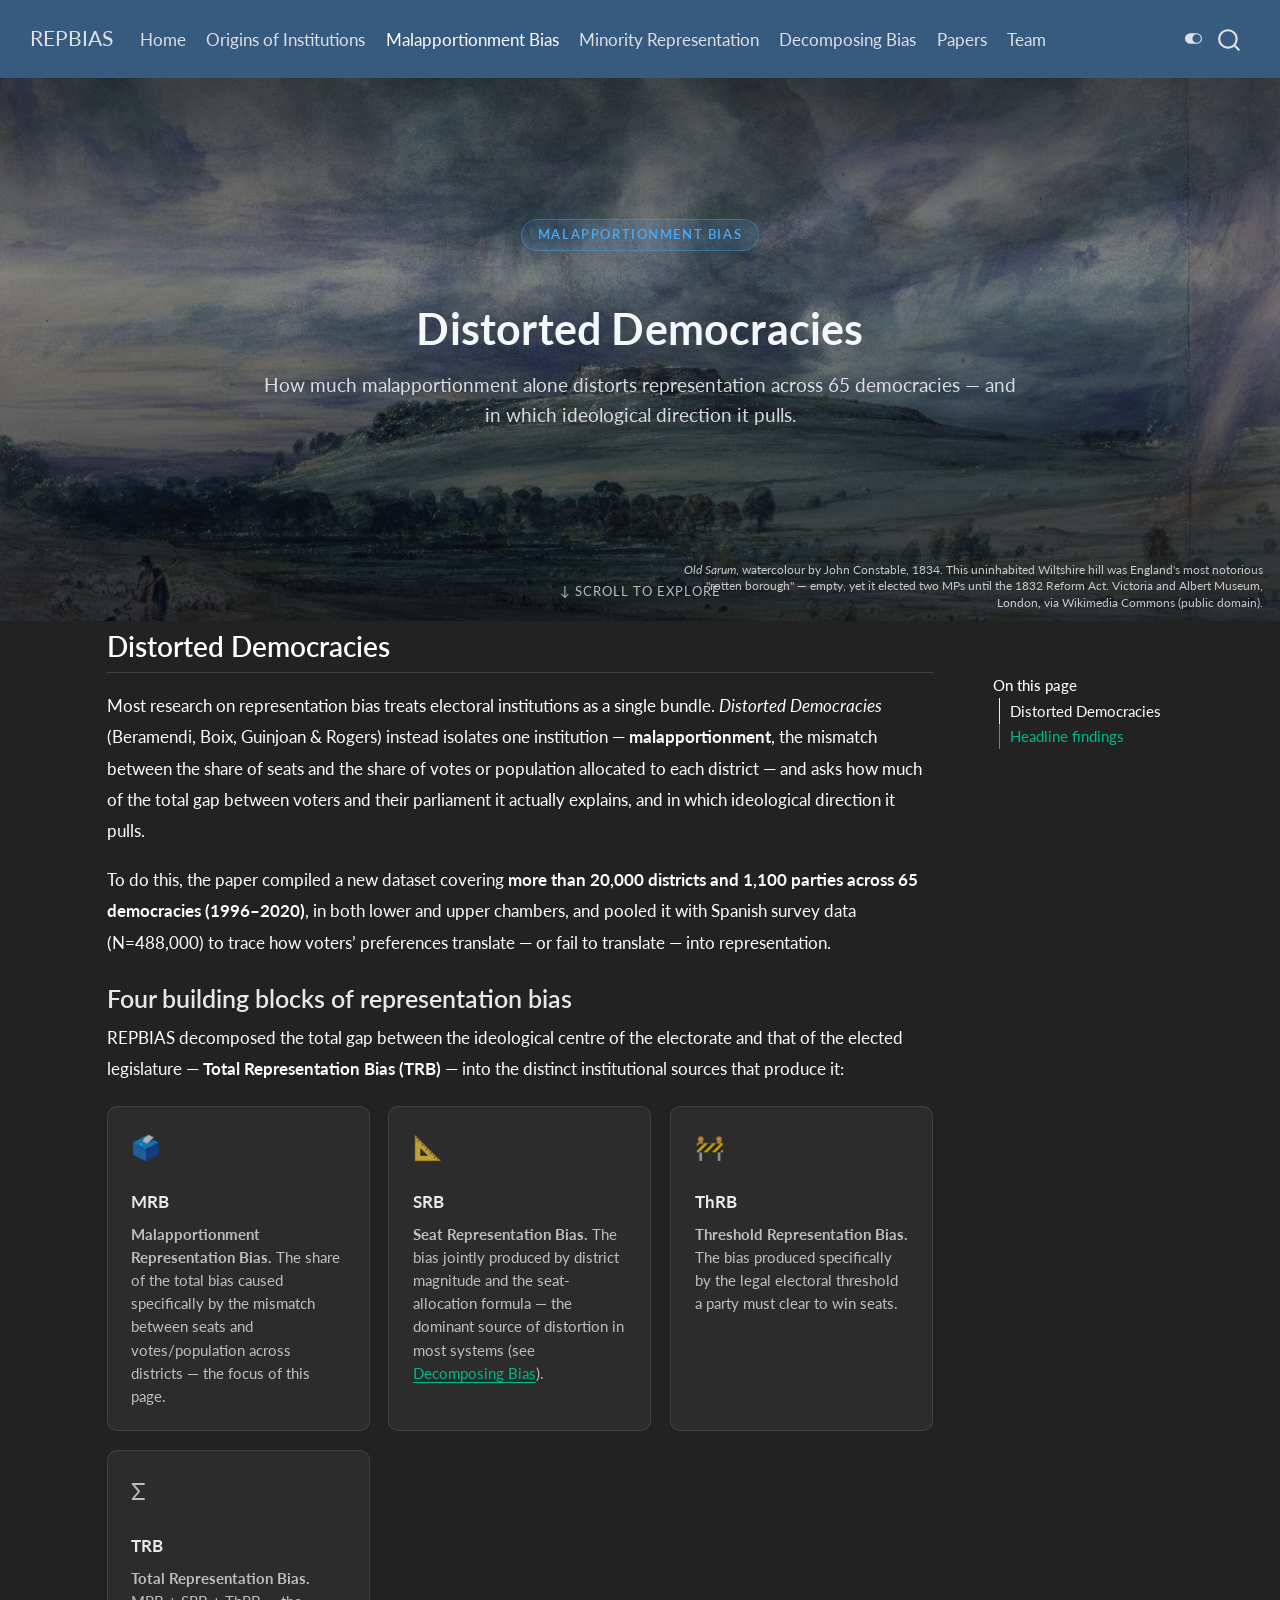
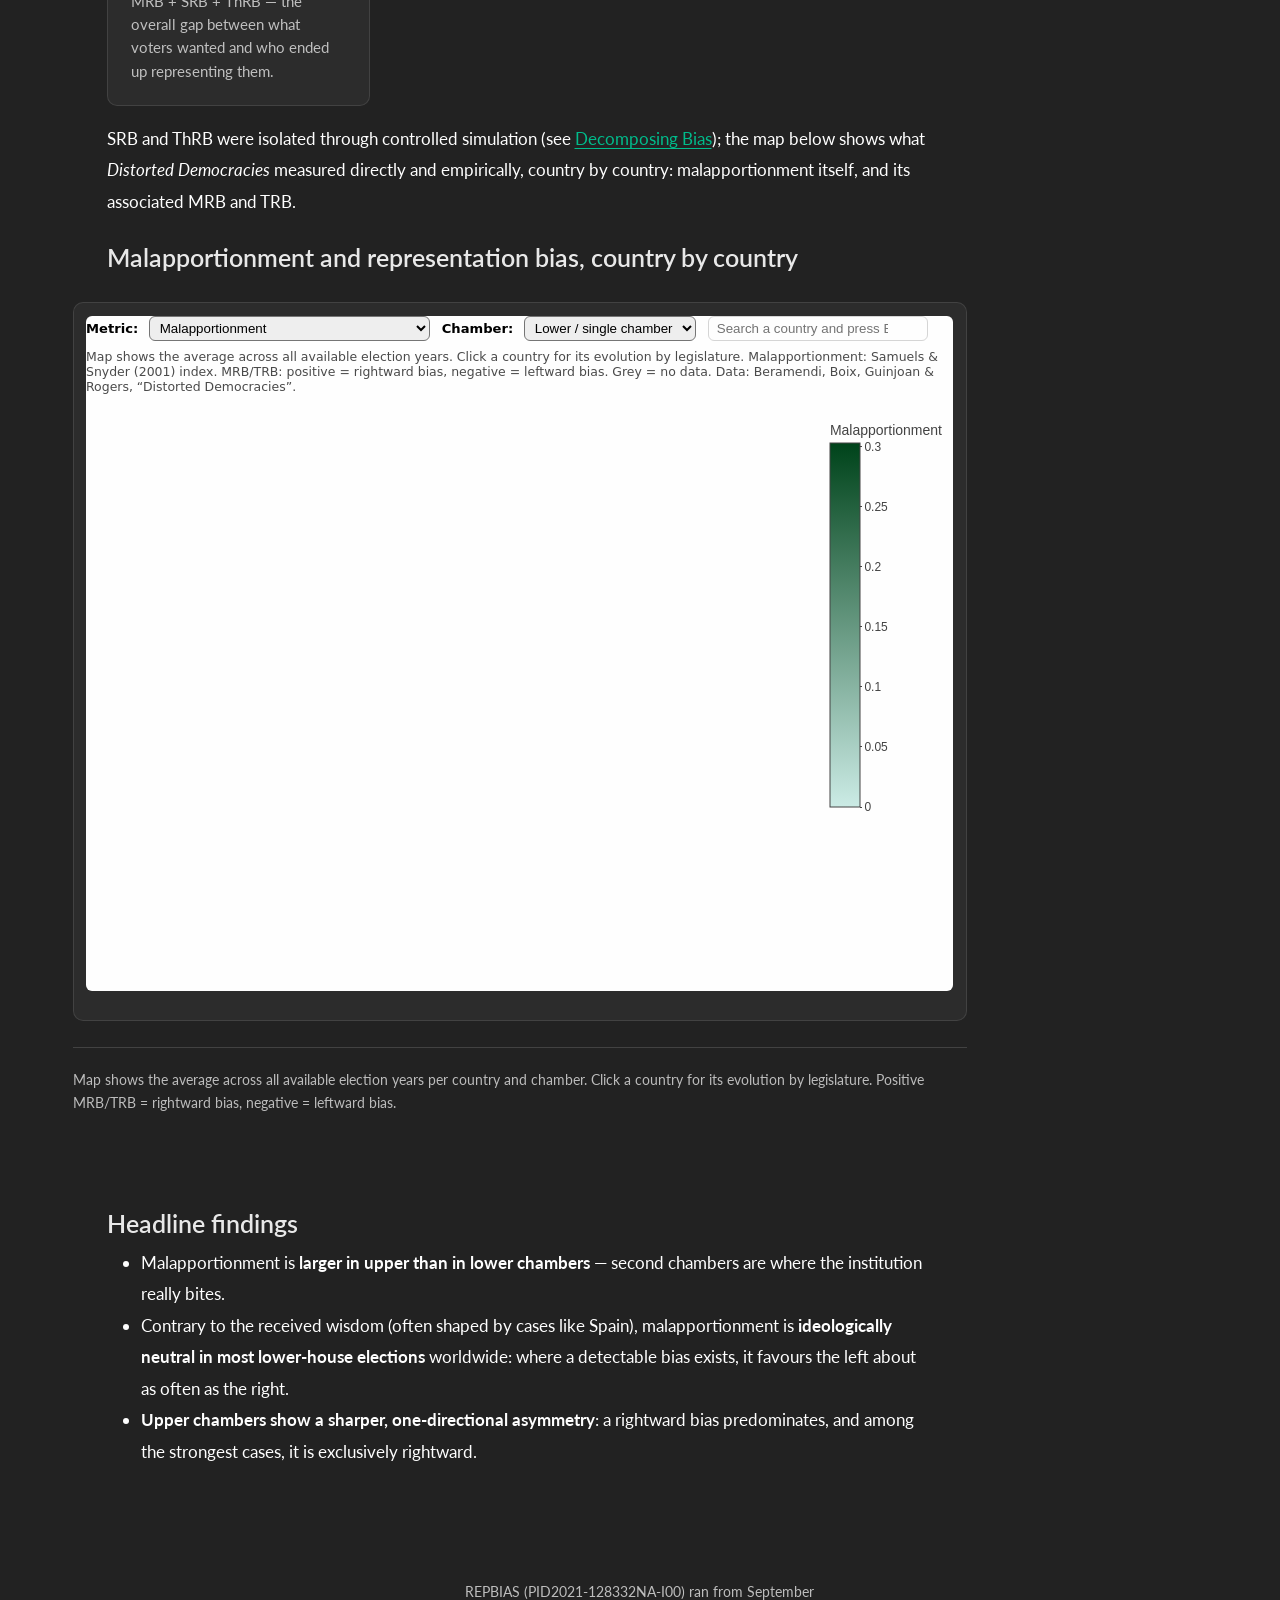
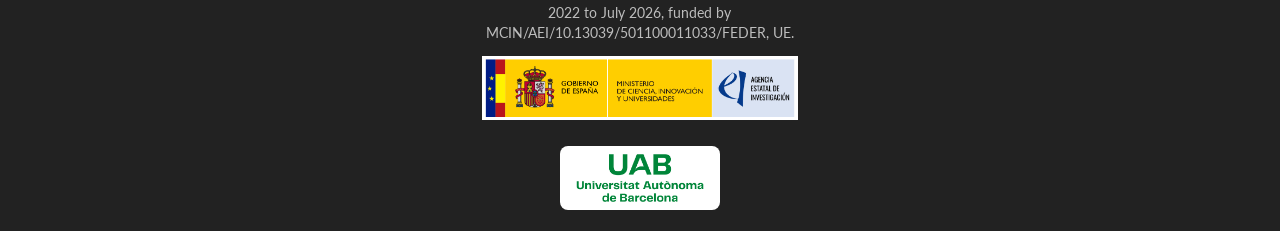
<file: docs/malapportionment-bias.html>
<!DOCTYPE html>
<html xmlns="http://www.w3.org/1999/xhtml" lang="en" xml:lang="en"><head>

<meta charset="utf-8">
<meta name="generator" content="quarto-1.10.18">

<meta name="viewport" content="width=device-width, initial-scale=1.0, user-scalable=yes">


<title>Malapportionment Bias – REPBIAS</title>
<style>
/* Default styles provided by pandoc.
** See https://pandoc.org/MANUAL.html#variables-for-html for config info.
*/
span.smallcaps{font-variant: small-caps;}
div.columns{display: flex; gap: 1.5em;}
div.column{flex: auto;}
@media screen {
div.columns{gap: min(4vw, 1.5em);}
div.column{overflow-x: auto;}
}
div.hanging-indent{margin-left: 1.5em; text-indent: -1.5em;}
ul.task-list{list-style: none;}
ul.task-list li input[type="checkbox"] {
  width: 0.8em;
  margin: 0 0.8em 0.2em -1em; /* quarto-specific, see https://github.com/quarto-dev/quarto-cli/issues/4556 */ 
  vertical-align: middle;
}
</style>


<script src="site_libs/quarto-nav/quarto-nav.js"></script>
<script src="site_libs/quarto-nav/headroom.min.js"></script>
<script src="site_libs/clipboard/clipboard.min.js"></script>
<script src="site_libs/quarto-search/autocomplete.umd.js"></script>
<script src="site_libs/quarto-search/fuse.min.js"></script>
<script src="site_libs/quarto-search/quarto-search.js"></script>
<meta name="quarto:offset" content="./">
<script src="site_libs/quarto-html/quarto.js" type="module"></script>
<script src="site_libs/quarto-html/tabsets/tabsets.js" type="module"></script>
<script src="site_libs/quarto-html/popper.min.js"></script>
<script src="site_libs/quarto-html/tippy.umd.min.js"></script>
<script src="site_libs/quarto-html/anchor.min.js"></script>
<link href="site_libs/quarto-html/tippy.css" rel="stylesheet">
<link href="site_libs/quarto-html/quarto-syntax-highlighting-64a204ab8560d761af7679ceaba22944.css" rel="stylesheet" class="quarto-color-scheme" id="quarto-text-highlighting-styles">
<link href="site_libs/quarto-html/quarto-syntax-highlighting-dark-b85bc7c33db8c58e0ec93c3465666fed.css" rel="stylesheet" class="quarto-color-scheme quarto-color-alternate" id="quarto-text-highlighting-styles">
<script src="site_libs/bootstrap/bootstrap.min.js"></script>
<link href="site_libs/bootstrap/bootstrap-icons.css" rel="stylesheet">
<link href="site_libs/bootstrap/bootstrap-92404dd89b1444827012a9e3a58cda88.min.css" rel="stylesheet" append-hash="true" class="quarto-color-scheme" id="quarto-bootstrap" data-mode="light">
<link href="site_libs/bootstrap/bootstrap-dark-8b348f4b4b74a528bf910da1e8c5139e.min.css" rel="stylesheet" append-hash="true" class="quarto-color-scheme quarto-color-alternate" id="quarto-bootstrap" data-mode="dark">
<script id="quarto-search-options" type="application/json">{
  "location": "navbar",
  "copy-button": false,
  "collapse-after": 3,
  "panel-placement": "end",
  "type": "overlay",
  "limit": 50,
  "keyboard-shortcut": [
    "f",
    "/",
    "s"
  ],
  "show-item-context": false,
  "language": {
    "search-no-results-text": "No results",
    "search-matching-documents-text": "matching documents",
    "search-copy-link-title": "Copy link to search",
    "search-hide-matches-text": "Hide additional matches",
    "search-more-match-text": "more match in this document",
    "search-more-matches-text": "more matches in this document",
    "search-clear-button-title": "Clear",
    "search-text-placeholder": "",
    "search-detached-cancel-button-title": "Cancel",
    "search-submit-button-title": "Submit",
    "search-label": "Search"
  }
}</script>


<link rel="stylesheet" href="styles.css">
</head>

<body class="nav-fixed quarto-dark"><script id="quarto-html-before-body" type="application/javascript">
    const toggleBodyColorMode = (bsSheetEl) => {
      const mode = bsSheetEl.getAttribute("data-mode");
      const bodyEl = window.document.querySelector("body");
      if (mode === "dark") {
        bodyEl.classList.add("quarto-dark");
        bodyEl.classList.remove("quarto-light");
      } else {
        bodyEl.classList.add("quarto-light");
        bodyEl.classList.remove("quarto-dark");
      }
    }
    const toggleBodyColorPrimary = () => {
      const bsSheetEl = window.document.querySelector("link#quarto-bootstrap:not([rel=disabled-stylesheet])");
      if (bsSheetEl) {
        toggleBodyColorMode(bsSheetEl);
      }
    }
    const setColorSchemeToggle = (alternate) => {
      const toggles = window.document.querySelectorAll('.quarto-color-scheme-toggle');
      for (let i=0; i < toggles.length; i++) {
        const toggle = toggles[i];
        if (toggle) {
          if (alternate) {
            toggle.classList.add("alternate");
          } else {
            toggle.classList.remove("alternate");
          }
        }
      }
    };
    const toggleColorMode = (alternate) => {
      // Switch the stylesheets
      const primaryStylesheets = window.document.querySelectorAll('link.quarto-color-scheme:not(.quarto-color-alternate)');
      const alternateStylesheets = window.document.querySelectorAll('link.quarto-color-scheme.quarto-color-alternate');
      manageTransitions('#quarto-margin-sidebar .nav-link', false);
      if (alternate) {
        // note: dark is layered on light, we don't disable primary!
        enableStylesheet(alternateStylesheets);
        for (const sheetNode of alternateStylesheets) {
          if (sheetNode.id === "quarto-bootstrap") {
            toggleBodyColorMode(sheetNode);
          }
        }
      } else {
        disableStylesheet(alternateStylesheets);
        enableStylesheet(primaryStylesheets)
        toggleBodyColorPrimary();
      }
      manageTransitions('#quarto-margin-sidebar .nav-link', true);
      // Switch the toggles
      setColorSchemeToggle(alternate)
      // Hack to workaround the fact that safari doesn't
      // properly recolor the scrollbar when toggling (#1455)
      if (navigator.userAgent.indexOf('Safari') > 0 && navigator.userAgent.indexOf('Chrome') == -1) {
        manageTransitions("body", false);
        window.scrollTo(0, 1);
        setTimeout(() => {
          window.scrollTo(0, 0);
          manageTransitions("body", true);
        }, 40);
      }
    }
    const disableStylesheet = (stylesheets) => {
      for (let i=0; i < stylesheets.length; i++) {
        const stylesheet = stylesheets[i];
        stylesheet.rel = 'disabled-stylesheet';
      }
    }
    const enableStylesheet = (stylesheets) => {
      for (let i=0; i < stylesheets.length; i++) {
        const stylesheet = stylesheets[i];
        if(stylesheet.rel !== 'stylesheet') { // for Chrome, which will still FOUC without this check
          stylesheet.rel = 'stylesheet';
        }
      }
    }
    const manageTransitions = (selector, allowTransitions) => {
      const els = window.document.querySelectorAll(selector);
      for (let i=0; i < els.length; i++) {
        const el = els[i];
        if (allowTransitions) {
          el.classList.remove('notransition');
        } else {
          el.classList.add('notransition');
        }
      }
    }
    const isFileUrl = () => {
      return window.location.protocol === 'file:';
    }
    const hasAlternateSentinel = () => {
      let styleSentinel = getColorSchemeSentinel();
      if (styleSentinel !== null) {
        return styleSentinel === "alternate";
      } else {
        return false;
      }
    }
    const setStyleSentinel = (alternate) => {
      const value = alternate ? "alternate" : "default";
      if (!isFileUrl()) {
        window.localStorage.setItem("quarto-color-scheme", value);
      } else {
        localAlternateSentinel = value;
      }
    }
    const getColorSchemeSentinel = () => {
      if (!isFileUrl()) {
        const storageValue = window.localStorage.getItem("quarto-color-scheme");
        return storageValue != null ? storageValue : localAlternateSentinel;
      } else {
        return localAlternateSentinel;
      }
    }
    const toggleGiscusIfUsed = (isAlternate, darkModeDefault) => {
      const baseTheme = document.querySelector('#giscus-base-theme')?.value ?? 'light';
      const alternateTheme = document.querySelector('#giscus-alt-theme')?.value ?? 'dark';
      let newTheme = '';
      if(authorPrefersDark) {
        newTheme = isAlternate ? baseTheme : alternateTheme;
      } else {
        newTheme = isAlternate ? alternateTheme : baseTheme;
      }
      const changeGiscusTheme = () => {
        // From: https://github.com/giscus/giscus/issues/336
        const sendMessage = (message) => {
          const iframe = document.querySelector('iframe.giscus-frame');
          if (!iframe) return;
          iframe.contentWindow.postMessage({ giscus: message }, 'https://giscus.app');
        }
        sendMessage({
          setConfig: {
            theme: newTheme
          }
        });
      }
      const isGiscussLoaded = window.document.querySelector('iframe.giscus-frame') !== null;
      if (isGiscussLoaded) {
        changeGiscusTheme();
      }
    };
    const authorPrefersDark = true;
    const darkModeDefault = authorPrefersDark;
    let localAlternateSentinel = darkModeDefault ? 'alternate' : 'default';
    // Dark / light mode switch
    window.quartoToggleColorScheme = () => {
      // Read the current dark / light value
      let toAlternate = !hasAlternateSentinel();
      toggleColorMode(toAlternate);
      setStyleSentinel(toAlternate);
      toggleGiscusIfUsed(toAlternate, darkModeDefault);
      window.dispatchEvent(new Event('resize'));
    };
    // Switch to dark mode if need be
    if (hasAlternateSentinel()) {
      toggleColorMode(true);
    } else {
      toggleColorMode(false);
    }
  </script>

<div id="quarto-search-results"></div>
  <header id="quarto-header" class="headroom fixed-top">
    <nav class="navbar navbar-expand-lg " data-bs-theme="dark">
      <div class="navbar-container container-fluid">
      <div class="navbar-brand-container mx-auto">
    <a class="navbar-brand" href="./index.html">
    <span class="navbar-title">REPBIAS</span>
    </a>
  </div>
            <div id="quarto-search" class="" title="Search"></div>
          <button class="navbar-toggler" type="button" data-bs-toggle="collapse" data-bs-target="#navbarCollapse" aria-controls="navbarCollapse" role="menu" aria-expanded="false" aria-label="Toggle navigation" onclick="if (window.quartoToggleHeadroom) { window.quartoToggleHeadroom(); }">
  <span class="navbar-toggler-icon"></span>
</button>
          <div class="collapse navbar-collapse" id="navbarCollapse">
            <ul class="navbar-nav navbar-nav-scroll me-auto">
  <li class="nav-item">
    <a class="nav-link" href="./index.html"> 
<span class="menu-text">Home</span></a>
  </li>  
  <li class="nav-item">
    <a class="nav-link" href="./origins.html"> 
<span class="menu-text">Origins of Institutions</span></a>
  </li>  
  <li class="nav-item">
    <a class="nav-link active" href="./malapportionment-bias.html" aria-current="page"> 
<span class="menu-text">Malapportionment Bias</span></a>
  </li>  
  <li class="nav-item">
    <a class="nav-link" href="./minority-representation.html"> 
<span class="menu-text">Minority Representation</span></a>
  </li>  
  <li class="nav-item">
    <a class="nav-link" href="./decomposing-bias.html"> 
<span class="menu-text">Decomposing Bias</span></a>
  </li>  
  <li class="nav-item">
    <a class="nav-link" href="./papers.html"> 
<span class="menu-text">Papers</span></a>
  </li>  
  <li class="nav-item">
    <a class="nav-link" href="./team.html"> 
<span class="menu-text">Team</span></a>
  </li>  
</ul>
          </div> <!-- /navcollapse -->
            <div class="quarto-navbar-tools">
  <a href="" class="quarto-color-scheme-toggle quarto-navigation-tool  px-1" onclick="window.quartoToggleColorScheme(); return false;" title="Toggle dark mode"><i class="bi"></i></a>
</div>
      </div> <!-- /container-fluid -->
    </nav>
</header>
<!-- content -->
<div id="quarto-content" class="quarto-container page-columns page-rows-contents page-layout-full page-navbar">
<!-- sidebar -->
<!-- margin-sidebar -->
    <div id="quarto-margin-sidebar" class="sidebar margin-sidebar">
        <nav id="TOC" role="doc-toc" class="toc-active">
    <h2 id="toc-title">On this page</h2>
   
  <ul>
  <li><a href="#distorted-democracies" id="toc-distorted-democracies" class="nav-link active" data-scroll-target="#distorted-democracies">Distorted Democracies</a>
  <ul class="collapse">
  <li><a href="#four-building-blocks-of-representation-bias" id="toc-four-building-blocks-of-representation-bias" class="nav-link" data-scroll-target="#four-building-blocks-of-representation-bias">Four building blocks of representation bias</a></li>
  <li><a href="#malapportionment-and-representation-bias-country-by-country" id="toc-malapportionment-and-representation-bias-country-by-country" class="nav-link" data-scroll-target="#malapportionment-and-representation-bias-country-by-country">Malapportionment and representation bias, country by country</a></li>
  </ul></li>
  <li><a href="#headline-findings" id="toc-headline-findings" class="nav-link" data-scroll-target="#headline-findings">Headline findings</a></li>
  </ul>
</nav>
    </div>
<!-- main -->
<main class="content column-page-left" id="quarto-document-content">


<header id="title-block-header" class="quarto-title-block default">
<div class="quarto-title">
<h1 class="title">Malapportionment Bias</h1>
</div>



<div class="quarto-title-meta column-page-left">

    
  
    
  </div>
  


</header>


<style>
#quarto-margin-sidebar { margin-top: 580px; }
.quarto-title-block { display: none; }
</style>
<div class="hero-section photo-hero hero-stretch">
  <img class="hero-bg-img" src="images/malapportionment_old_sarum.jpg" alt="" loading="eager">
  <div class="hero-text">
    <span class="hero-eyebrow">MALAPPORTIONMENT BIAS</span>
    <h1>Distorted Democracies</h1>
    <p>How much malapportionment alone distorts representation across 65 democracies — and in which ideological direction it pulls.</p>
  </div>
  <div class="hero-credit"><em>Old Sarum</em>, watercolour by John Constable, 1834. This uninhabited Wiltshire hill was England's most notorious "rotten borough" — empty, yet it elected two MPs until the 1832 Reform Act. Victoria and Albert Museum, London, via Wikimedia Commons (public domain).</div>
  <div class="scroll-hint">↓ scroll to explore</div>
</div>
<section id="distorted-democracies" class="level2 embed-page-body">
<h2 class="anchored" data-anchor-id="distorted-democracies">Distorted Democracies</h2>
<p>Most research on representation bias treats electoral institutions as a single bundle. <em>Distorted Democracies</em> (Beramendi, Boix, Guinjoan &amp; Rogers) instead isolates one institution — <strong>malapportionment</strong>, the mismatch between the share of seats and the share of votes or population allocated to each district — and asks how much of the total gap between voters and their parliament it actually explains, and in which ideological direction it pulls.</p>
<p>To do this, the paper compiled a new dataset covering <strong>more than 20,000 districts and 1,100 parties across 65 democracies (1996–2020)</strong>, in both lower and upper chambers, and pooled it with Spanish survey data (N=488,000) to trace how voters’ preferences translate — or fail to translate — into representation.</p>
<section id="four-building-blocks-of-representation-bias" class="level3">
<h3 class="anchored" data-anchor-id="four-building-blocks-of-representation-bias">Four building blocks of representation bias</h3>
<p>REPBIAS decomposed the total gap between the ideological centre of the electorate and that of the elected legislature — <strong>Total Representation Bias (TRB)</strong> — into the distinct institutional sources that produce it:</p>
<div class="insight-grid">
<div class="insight-card surface-card">
<p><span class="insight-icon">🗳️</span></p>
<section id="mrb" class="level4">
<h4 class="anchored" data-anchor-id="mrb">MRB</h4>
<p><strong>Malapportionment Representation Bias.</strong> The share of the total bias caused specifically by the mismatch between seats and votes/population across districts — the focus of this page.</p>
</section>
</div>
<div class="insight-card surface-card">
<p><span class="insight-icon">📐</span></p>
<section id="srb" class="level4">
<h4 class="anchored" data-anchor-id="srb">SRB</h4>
<p><strong>Seat Representation Bias.</strong> The bias jointly produced by district magnitude and the seat-allocation formula — the dominant source of distortion in most systems (see <a href="./decomposing-bias.html">Decomposing Bias</a>).</p>
</section>
</div>
<div class="insight-card surface-card">
<p><span class="insight-icon">🚧</span></p>
<section id="thrb" class="level4">
<h4 class="anchored" data-anchor-id="thrb">ThRB</h4>
<p><strong>Threshold Representation Bias.</strong> The bias produced specifically by the legal electoral threshold a party must clear to win seats.</p>
</section>
</div>
<div class="insight-card surface-card">
<p><span class="insight-icon">Σ</span></p>
<section id="trb" class="level4">
<h4 class="anchored" data-anchor-id="trb">TRB</h4>
<p><strong>Total Representation Bias.</strong> MRB + SRB + ThRB — the overall gap between what voters wanted and who ended up representing them.</p>
</section>
</div>
</div>
<p>SRB and ThRB were isolated through controlled simulation (see <a href="./decomposing-bias.html">Decomposing Bias</a>); the map below shows what <em>Distorted Democracies</em> measured directly and empirically, country by country: malapportionment itself, and its associated MRB and TRB.</p>
</section>
<section id="malapportionment-and-representation-bias-country-by-country" class="level3">
<h3 class="anchored" data-anchor-id="malapportionment-and-representation-bias-country-by-country">Malapportionment and representation bias, country by country</h3>
</section>
</section>
<div class="embed-wrap surface-card">
<iframe src="maps/widgets/distorted_democracies_map.html" loading="lazy" title="Interactive map of malapportionment and representation bias by country" style="height:min(75vh, 720px);"></iframe>
</div>
<div class="embed-footnote">
<p>Map shows the average across all available election years per country and chamber. Click a country for its evolution by legislature. Positive MRB/TRB = rightward bias, negative = leftward bias.</p>
</div>
<section id="headline-findings" class="level3 embed-page-body">
<h3 class="anchored" data-anchor-id="headline-findings">Headline findings</h3>
<ul>
<li>Malapportionment is <strong>larger in upper than in lower chambers</strong> — second chambers are where the institution really bites.</li>
<li>Contrary to the received wisdom (often shaped by cases like Spain), malapportionment is <strong>ideologically neutral in most lower-house elections</strong> worldwide: where a detectable bias exists, it favours the left about as often as the right.</li>
<li><strong>Upper chambers show a sharper, one-directional asymmetry</strong>: a rightward bias predominates, and among the strongest cases, it is exclusively rightward.</li>
</ul>
</section>



</main> <!-- /main -->
<script>
(function () {
  function fitHeroes() {
    document.querySelectorAll(".hero-section").forEach(function (hero) {
      hero.style.width = "";
      hero.style.marginLeft = "0px";
      hero.style.marginRight = "0px";
      var rect = hero.getBoundingClientRect();
      var vw = document.documentElement.clientWidth;
      hero.style.marginLeft = (-rect.left) + "px";
      hero.style.width = vw + "px";
    });
  }
  window.addEventListener("load", function () {
    fitHeroes();
    // catch late reflows (web fonts, iframes) that can shift layout
    // slightly after the load event fires
    setTimeout(fitHeroes, 300);
    setTimeout(fitHeroes, 1200);
  });
  var resizeTimer;
  window.addEventListener("resize", function () {
    clearTimeout(resizeTimer);
    resizeTimer = setTimeout(fitHeroes, 150);
  });
})();
</script>
<script id="quarto-html-after-body" type="application/javascript">
  window.document.addEventListener("DOMContentLoaded", function (event) {
    // Ensure there is a toggle, if there isn't float one in the top right
    if (window.document.querySelector('.quarto-color-scheme-toggle') === null) {
      const a = window.document.createElement('a');
      a.classList.add('top-right');
      a.classList.add('quarto-color-scheme-toggle');
      a.href = "";
      a.onclick = function() { try { window.quartoToggleColorScheme(); } catch {} return false; };
      const i = window.document.createElement("i");
      i.classList.add('bi');
      a.appendChild(i);
      window.document.body.appendChild(a);
    }
    setColorSchemeToggle(hasAlternateSentinel())
    const icon = "";
    const anchorJS = new window.AnchorJS();
    anchorJS.options = {
      placement: 'right',
      icon: icon
    };
    anchorJS.add('.anchored');
    const isCodeAnnotation = (el) => {
      for (const clz of el.classList) {
        if (clz.startsWith('code-annotation-')) {                     
          return true;
        }
      }
      return false;
    }
    const onCopySuccess = function(e) {
      // button target
      const button = e.trigger;
      // don't keep focus
      button.blur();
      // flash "checked"
      button.classList.add('code-copy-button-checked');
      var currentTitle = button.getAttribute("title");
      button.setAttribute("title", "Copied!");
      let tooltip;
      if (window.bootstrap) {
        button.setAttribute("data-bs-toggle", "tooltip");
        button.setAttribute("data-bs-placement", "left");
        button.setAttribute("data-bs-title", "Copied!");
        tooltip = new bootstrap.Tooltip(button, 
          { trigger: "manual", 
            customClass: "code-copy-button-tooltip",
            offset: [0, -8]});
        tooltip.show();    
      }
      setTimeout(function() {
        if (tooltip) {
          tooltip.hide();
          button.removeAttribute("data-bs-title");
          button.removeAttribute("data-bs-toggle");
          button.removeAttribute("data-bs-placement");
        }
        button.setAttribute("title", currentTitle);
        button.classList.remove('code-copy-button-checked');
      }, 1000);
      // clear code selection
      e.clearSelection();
    }
    const getTextToCopy = function(trigger) {
      const outerScaffold = trigger.parentElement.cloneNode(true);
      const codeEl = outerScaffold.querySelector('code');
      for (const childEl of codeEl.children) {
        if (isCodeAnnotation(childEl)) {
          childEl.remove();
        }
      }
      return codeEl.innerText;
    }
    const clipboard = new window.ClipboardJS('.code-copy-button:not([data-in-quarto-modal])', {
      text: getTextToCopy
    });
    clipboard.on('success', onCopySuccess);
    if (window.document.getElementById('quarto-embedded-source-code-modal')) {
      const clipboardModal = new window.ClipboardJS('.code-copy-button[data-in-quarto-modal]', {
        text: getTextToCopy,
        container: window.document.getElementById('quarto-embedded-source-code-modal')
      });
      clipboardModal.on('success', onCopySuccess);
    }
      var localhostRegex = new RegExp(/^(?:http|https):\/\/localhost\:?[0-9]*\//);
      var mailtoRegex = new RegExp(/^mailto:/);
        var filterRegex = new RegExp('/' + window.location.host + '/');
      var isInternal = (href) => {
          return filterRegex.test(href) || localhostRegex.test(href) || mailtoRegex.test(href);
      }
      // Inspect non-navigation links and adorn them if external
     var links = window.document.querySelectorAll('a[href]:not(.nav-link):not(.navbar-brand):not(.toc-action):not(.sidebar-link):not(.sidebar-item-toggle):not(.pagination-link):not(.no-external):not([aria-hidden]):not(.dropdown-item):not(.quarto-navigation-tool):not(.about-link)');
      for (var i=0; i<links.length; i++) {
        const link = links[i];
        if (!isInternal(link.href)) {
          // undo the damage that might have been done by quarto-nav.js in the case of
          // links that we want to consider external
          if (link.dataset.originalHref !== undefined) {
            link.href = link.dataset.originalHref;
          }
            // target, if specified
            link.setAttribute("target", "_blank");
            if (link.getAttribute("rel") === null) {
              link.setAttribute("rel", "noopener");
            }
            // default icon
            link.classList.add("external");
        }
      }
    function tippyHover(el, contentFn, onTriggerFn, onUntriggerFn) {
      const config = {
        allowHTML: true,
        maxWidth: 500,
        delay: 100,
        arrow: false,
        appendTo: function(el) {
            return el.parentElement;
        },
        interactive: true,
        interactiveBorder: 10,
        theme: 'quarto',
        placement: 'bottom-start',
      };
      if (contentFn) {
        config.content = contentFn;
      }
      if (onTriggerFn) {
        config.onTrigger = onTriggerFn;
      }
      if (onUntriggerFn) {
        config.onUntrigger = onUntriggerFn;
      }
      window.tippy(el, config); 
    }
    const noterefs = window.document.querySelectorAll('a[role="doc-noteref"]');
    for (var i=0; i<noterefs.length; i++) {
      const ref = noterefs[i];
      tippyHover(ref, function() {
        // use id or data attribute instead here
        let href = ref.getAttribute('data-footnote-href') || ref.getAttribute('href');
        try { href = new URL(href).hash; } catch {}
        const id = href.replace(/^#\/?/, "");
        const note = window.document.getElementById(id);
        if (note) {
          return note.innerHTML;
        } else {
          return "";
        }
      });
    }
    const xrefs = window.document.querySelectorAll('a.quarto-xref');
    const processXRef = (id, note) => {
      // Strip column container classes
      const stripColumnClz = (el) => {
        el.classList.remove("page-full", "page-columns");
        if (el.children) {
          for (const child of el.children) {
            stripColumnClz(child);
          }
        }
      }
      stripColumnClz(note)
      if (id === null || id.startsWith('sec-')) {
        // Special case sections, only their first couple elements
        const container = document.createElement("div");
        if (note.children && note.children.length > 2) {
          container.appendChild(note.children[0].cloneNode(true));
          for (let i = 1; i < note.children.length; i++) {
            const child = note.children[i];
            if (child.tagName === "P" && child.innerText === "") {
              continue;
            } else {
              container.appendChild(child.cloneNode(true));
              break;
            }
          }
          if (window.Quarto?.typesetMath) {
            window.Quarto.typesetMath(container);
          }
          return container.innerHTML
        } else {
          if (window.Quarto?.typesetMath) {
            window.Quarto.typesetMath(note);
          }
          return note.innerHTML;
        }
      } else {
        // Remove any anchor links if they are present
        const anchorLink = note.querySelector('a.anchorjs-link');
        if (anchorLink) {
          anchorLink.remove();
        }
        if (window.Quarto?.typesetMath) {
          window.Quarto.typesetMath(note);
        }
        if (note.classList.contains("callout")) {
          return note.outerHTML;
        } else {
          return note.innerHTML;
        }
      }
    }
    for (var i=0; i<xrefs.length; i++) {
      const xref = xrefs[i];
      tippyHover(xref, undefined, function(instance) {
        instance.disable();
        let url = xref.getAttribute('href');
        let hash = undefined; 
        if (url.startsWith('#')) {
          hash = url;
        } else {
          try { hash = new URL(url).hash; } catch {}
        }
        if (hash) {
          const id = hash.replace(/^#\/?/, "");
          const note = window.document.getElementById(id);
          if (note !== null) {
            try {
              const html = processXRef(id, note.cloneNode(true));
              instance.setContent(html);
            } finally {
              instance.enable();
              instance.show();
            }
          } else {
            // See if we can fetch this
            fetch(url.split('#')[0])
            .then(res => res.text())
            .then(html => {
              const parser = new DOMParser();
              const htmlDoc = parser.parseFromString(html, "text/html");
              const note = htmlDoc.getElementById(id);
              if (note !== null) {
                const html = processXRef(id, note);
                instance.setContent(html);
              } 
            }).finally(() => {
              instance.enable();
              instance.show();
            });
          }
        } else {
          // See if we can fetch a full url (with no hash to target)
          // This is a special case and we should probably do some content thinning / targeting
          fetch(url)
          .then(res => res.text())
          .then(html => {
            const parser = new DOMParser();
            const htmlDoc = parser.parseFromString(html, "text/html");
            const note = htmlDoc.querySelector('main.content');
            if (note !== null) {
              // This should only happen for chapter cross references
              // (since there is no id in the URL)
              // remove the first header
              if (note.children.length > 0 && note.children[0].tagName === "HEADER") {
                note.children[0].remove();
              }
              const html = processXRef(null, note);
              instance.setContent(html);
            } 
          }).finally(() => {
            instance.enable();
            instance.show();
          });
        }
      }, function(instance) {
      });
    }
        let selectedAnnoteEl;
        const selectorForAnnotation = ( cell, annotation) => {
          let cellAttr = 'data-code-cell="' + cell + '"';
          let lineAttr = 'data-code-annotation="' +  annotation + '"';
          const selector = 'span[' + cellAttr + '][' + lineAttr + ']';
          return selector;
        }
        const selectCodeLines = (annoteEl) => {
          const doc = window.document;
          const targetCell = annoteEl.getAttribute("data-target-cell");
          const targetAnnotation = annoteEl.getAttribute("data-target-annotation");
          const annoteSpan = window.document.querySelector(selectorForAnnotation(targetCell, targetAnnotation));
          const lines = annoteSpan.getAttribute("data-code-lines").split(",");
          const lineIds = lines.map((line) => {
            return targetCell + "-" + line;
          })
          let top = null;
          let height = null;
          let parent = null;
          if (lineIds.length > 0) {
              //compute the position of the single el (top and bottom and make a div)
              const el = window.document.getElementById(lineIds[0]);
              top = el.offsetTop;
              height = el.offsetHeight;
              parent = el.parentElement.parentElement;
            if (lineIds.length > 1) {
              const lastEl = window.document.getElementById(lineIds[lineIds.length - 1]);
              const bottom = lastEl.offsetTop + lastEl.offsetHeight;
              height = bottom - top;
            }
            if (top !== null && height !== null && parent !== null) {
              // cook up a div (if necessary) and position it 
              let div = window.document.getElementById("code-annotation-line-highlight");
              if (div === null) {
                div = window.document.createElement("div");
                div.setAttribute("id", "code-annotation-line-highlight");
                div.style.position = 'absolute';
                parent.appendChild(div);
              }
              div.style.top = top - 2 + "px";
              div.style.height = height + 4 + "px";
              div.style.left = 0;
              let gutterDiv = window.document.getElementById("code-annotation-line-highlight-gutter");
              if (gutterDiv === null) {
                gutterDiv = window.document.createElement("div");
                gutterDiv.setAttribute("id", "code-annotation-line-highlight-gutter");
                gutterDiv.style.position = 'absolute';
                const codeCell = window.document.getElementById(targetCell);
                const gutter = codeCell.querySelector('.code-annotation-gutter');
                gutter.appendChild(gutterDiv);
              }
              gutterDiv.style.top = top - 2 + "px";
              gutterDiv.style.height = height + 4 + "px";
            }
            selectedAnnoteEl = annoteEl;
          }
        };
        const unselectCodeLines = () => {
          const elementsIds = ["code-annotation-line-highlight", "code-annotation-line-highlight-gutter"];
          elementsIds.forEach((elId) => {
            const div = window.document.getElementById(elId);
            if (div) {
              div.remove();
            }
          });
          selectedAnnoteEl = undefined;
        };
          // Handle positioning of the toggle
      window.addEventListener(
        "resize",
        throttle(() => {
          elRect = undefined;
          if (selectedAnnoteEl) {
            selectCodeLines(selectedAnnoteEl);
          }
        }, 10)
      );
      function throttle(fn, ms) {
      let throttle = false;
      let timer;
        return (...args) => {
          if(!throttle) { // first call gets through
              fn.apply(this, args);
              throttle = true;
          } else { // all the others get throttled
              if(timer) clearTimeout(timer); // cancel #2
              timer = setTimeout(() => {
                fn.apply(this, args);
                timer = throttle = false;
              }, ms);
          }
        };
      }
        // Attach click handler to the DT
        const annoteDls = window.document.querySelectorAll('dt[data-target-cell]');
        for (const annoteDlNode of annoteDls) {
          annoteDlNode.addEventListener('click', (event) => {
            const clickedEl = event.target;
            if (clickedEl !== selectedAnnoteEl) {
              unselectCodeLines();
              const activeEl = window.document.querySelector('dt[data-target-cell].code-annotation-active');
              if (activeEl) {
                activeEl.classList.remove('code-annotation-active');
              }
              selectCodeLines(clickedEl);
              clickedEl.classList.add('code-annotation-active');
            } else {
              // Unselect the line
              unselectCodeLines();
              clickedEl.classList.remove('code-annotation-active');
            }
          });
        }
    const findCites = (el) => {
      const parentEl = el.parentElement;
      if (parentEl) {
        const cites = parentEl.dataset.cites;
        if (cites) {
          return {
            el,
            cites: cites.split(' ')
          };
        } else {
          return findCites(el.parentElement)
        }
      } else {
        return undefined;
      }
    };
    var bibliorefs = window.document.querySelectorAll('a[role="doc-biblioref"]');
    for (var i=0; i<bibliorefs.length; i++) {
      const ref = bibliorefs[i];
      const citeInfo = findCites(ref);
      if (citeInfo) {
        tippyHover(citeInfo.el, function() {
          var popup = window.document.createElement('div');
          citeInfo.cites.forEach(function(cite) {
            var citeDiv = window.document.createElement('div');
            citeDiv.classList.add('hanging-indent');
            citeDiv.classList.add('csl-entry');
            var biblioDiv = window.document.getElementById('ref-' + cite);
            if (biblioDiv) {
              citeDiv.innerHTML = biblioDiv.innerHTML;
            }
            popup.appendChild(citeDiv);
          });
          return popup.innerHTML;
        });
      }
    }
  });
  </script>
</div> <!-- /content -->
<footer class="footer">
  <div class="nav-footer">
    <div class="nav-footer-left">
      &nbsp;
    </div>   
    <div class="nav-footer-center">
      <ul class="footer-items list-unstyled">
    <li class="nav-item">
 <div class="site-footer-logos">
  <p class="grant-line">REPBIAS (PID2021-128332NA-I00) ran from September 2022 to July 2026, funded by MCIN/AEI/10.13039/501100011033/FEDER, UE.</p>
  <div class="funding-logos">
    <img src="images/logominciu.png" alt="Ministerio de Ciencia, Innovación y Universidades / Agencia Estatal de Investigación">
    <img src="images/logouab.png" class="logo-on-chip" alt="Universitat Autònoma de Barcelona">
  </div>
</div>
  </li>  
</ul>
    </div>
    <div class="nav-footer-right">
      &nbsp;
    </div>
  </div>
</footer>




</body></html>
</file>
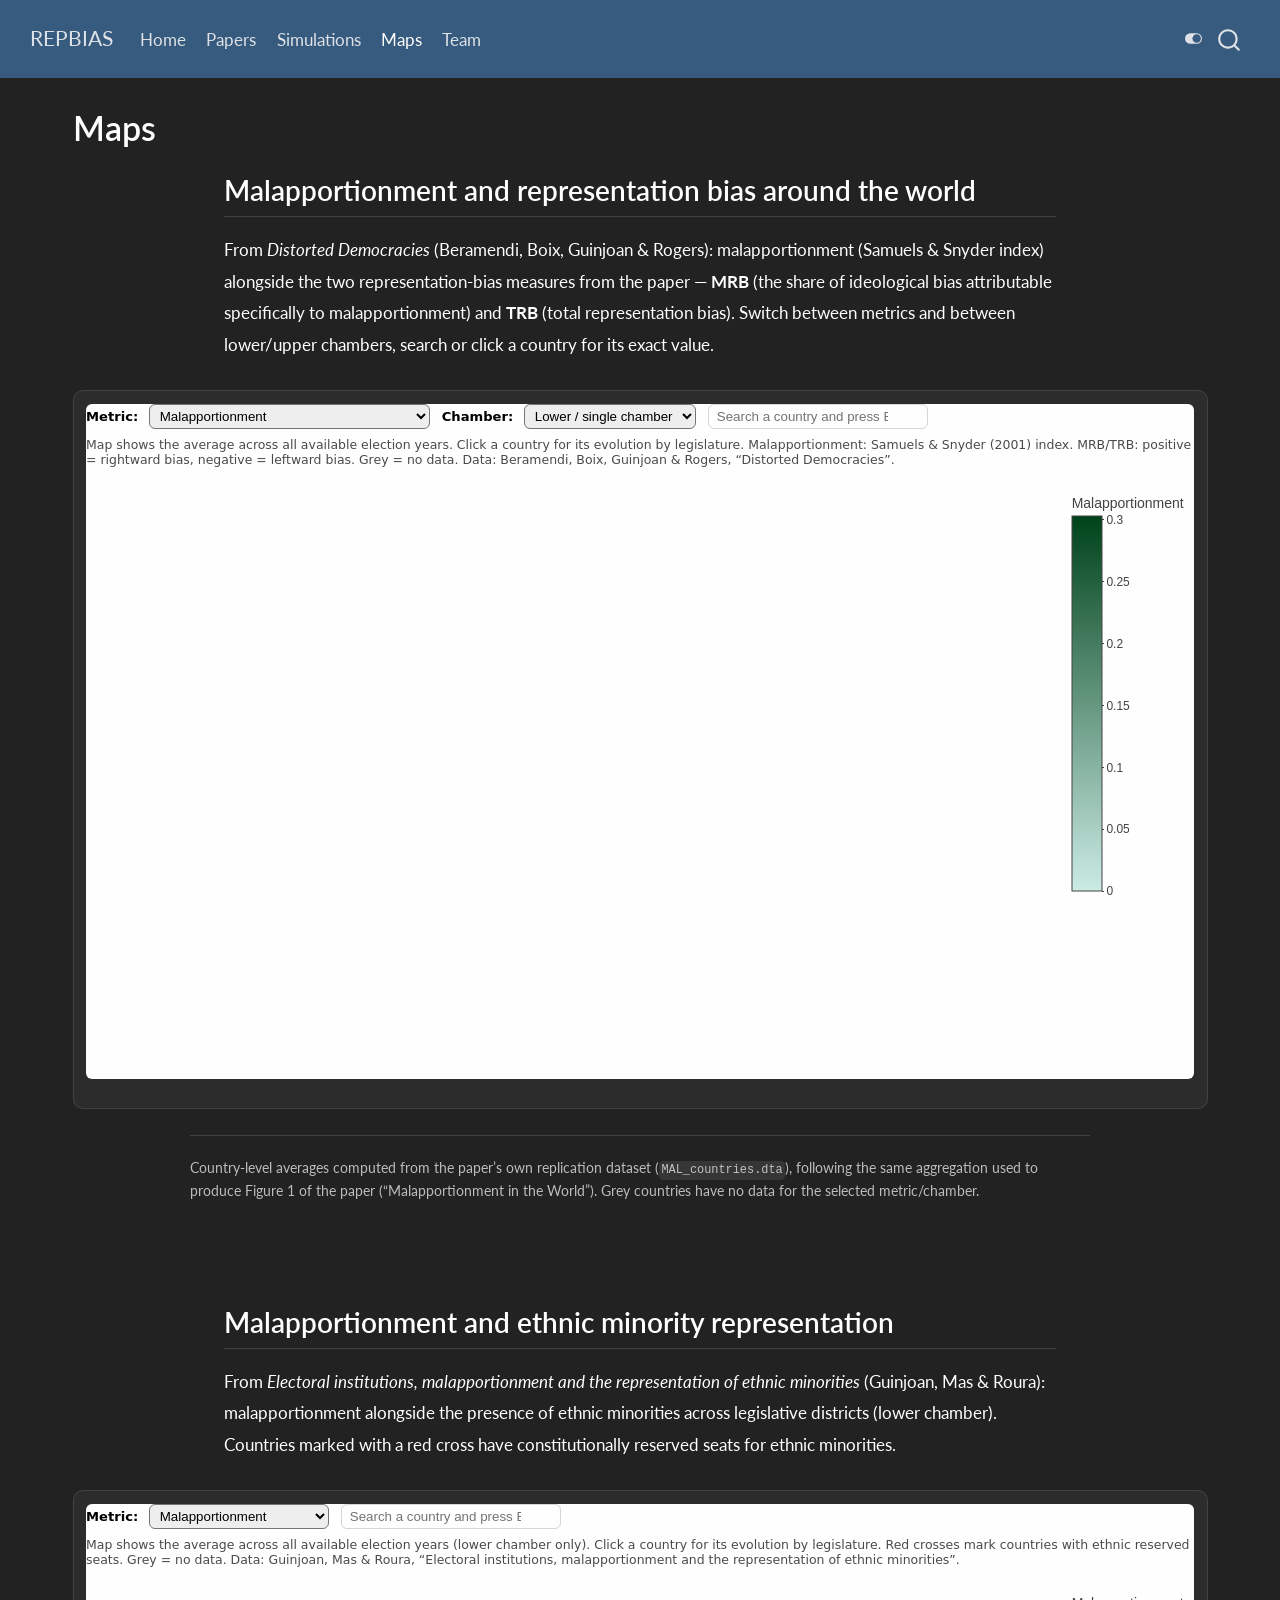
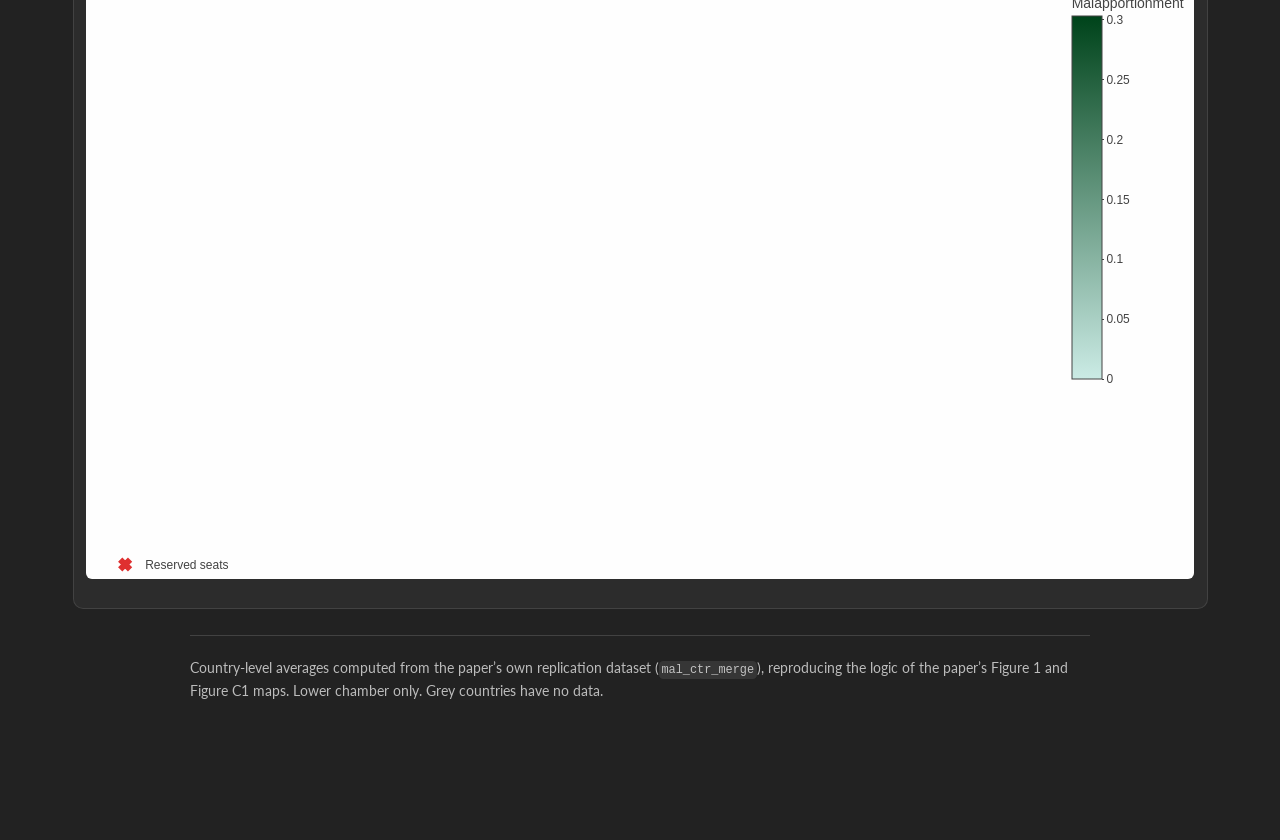
<file: docs/maps.html>
<!DOCTYPE html>
<html xmlns="http://www.w3.org/1999/xhtml" lang="en" xml:lang="en"><head>

<meta charset="utf-8">
<meta name="generator" content="quarto-1.10.18">

<meta name="viewport" content="width=device-width, initial-scale=1.0, user-scalable=yes">


<title>Maps – REPBIAS</title>
<style>
/* Default styles provided by pandoc.
** See https://pandoc.org/MANUAL.html#variables-for-html for config info.
*/
span.smallcaps{font-variant: small-caps;}
div.columns{display: flex; gap: 1.5em;}
div.column{flex: auto;}
@media screen {
div.columns{gap: min(4vw, 1.5em);}
div.column{overflow-x: auto;}
}
div.hanging-indent{margin-left: 1.5em; text-indent: -1.5em;}
ul.task-list{list-style: none;}
ul.task-list li input[type="checkbox"] {
  width: 0.8em;
  margin: 0 0.8em 0.2em -1em; /* quarto-specific, see https://github.com/quarto-dev/quarto-cli/issues/4556 */ 
  vertical-align: middle;
}
</style>


<script src="site_libs/quarto-nav/quarto-nav.js"></script>
<script src="site_libs/quarto-nav/headroom.min.js"></script>
<script src="site_libs/clipboard/clipboard.min.js"></script>
<script src="site_libs/quarto-search/autocomplete.umd.js"></script>
<script src="site_libs/quarto-search/fuse.min.js"></script>
<script src="site_libs/quarto-search/quarto-search.js"></script>
<meta name="quarto:offset" content="./">
<script src="site_libs/quarto-html/quarto.js" type="module"></script>
<script src="site_libs/quarto-html/tabsets/tabsets.js" type="module"></script>
<script src="site_libs/quarto-html/popper.min.js"></script>
<script src="site_libs/quarto-html/tippy.umd.min.js"></script>
<script src="site_libs/quarto-html/anchor.min.js"></script>
<link href="site_libs/quarto-html/tippy.css" rel="stylesheet">
<link href="site_libs/quarto-html/quarto-syntax-highlighting-64a204ab8560d761af7679ceaba22944.css" rel="stylesheet" class="quarto-color-scheme" id="quarto-text-highlighting-styles">
<link href="site_libs/quarto-html/quarto-syntax-highlighting-dark-b85bc7c33db8c58e0ec93c3465666fed.css" rel="stylesheet" class="quarto-color-scheme quarto-color-alternate" id="quarto-text-highlighting-styles">
<script src="site_libs/bootstrap/bootstrap.min.js"></script>
<link href="site_libs/bootstrap/bootstrap-icons.css" rel="stylesheet">
<link href="site_libs/bootstrap/bootstrap-92404dd89b1444827012a9e3a58cda88.min.css" rel="stylesheet" append-hash="true" class="quarto-color-scheme" id="quarto-bootstrap" data-mode="light">
<link href="site_libs/bootstrap/bootstrap-dark-8b348f4b4b74a528bf910da1e8c5139e.min.css" rel="stylesheet" append-hash="true" class="quarto-color-scheme quarto-color-alternate" id="quarto-bootstrap" data-mode="dark">
<script id="quarto-search-options" type="application/json">{
  "location": "navbar",
  "copy-button": false,
  "collapse-after": 3,
  "panel-placement": "end",
  "type": "overlay",
  "limit": 50,
  "keyboard-shortcut": [
    "f",
    "/",
    "s"
  ],
  "show-item-context": false,
  "language": {
    "search-no-results-text": "No results",
    "search-matching-documents-text": "matching documents",
    "search-copy-link-title": "Copy link to search",
    "search-hide-matches-text": "Hide additional matches",
    "search-more-match-text": "more match in this document",
    "search-more-matches-text": "more matches in this document",
    "search-clear-button-title": "Clear",
    "search-text-placeholder": "",
    "search-detached-cancel-button-title": "Cancel",
    "search-submit-button-title": "Submit",
    "search-label": "Search"
  }
}</script>


<link rel="stylesheet" href="styles.css">
</head>

<body class="nav-fixed quarto-dark"><script id="quarto-html-before-body" type="application/javascript">
    const toggleBodyColorMode = (bsSheetEl) => {
      const mode = bsSheetEl.getAttribute("data-mode");
      const bodyEl = window.document.querySelector("body");
      if (mode === "dark") {
        bodyEl.classList.add("quarto-dark");
        bodyEl.classList.remove("quarto-light");
      } else {
        bodyEl.classList.add("quarto-light");
        bodyEl.classList.remove("quarto-dark");
      }
    }
    const toggleBodyColorPrimary = () => {
      const bsSheetEl = window.document.querySelector("link#quarto-bootstrap:not([rel=disabled-stylesheet])");
      if (bsSheetEl) {
        toggleBodyColorMode(bsSheetEl);
      }
    }
    const setColorSchemeToggle = (alternate) => {
      const toggles = window.document.querySelectorAll('.quarto-color-scheme-toggle');
      for (let i=0; i < toggles.length; i++) {
        const toggle = toggles[i];
        if (toggle) {
          if (alternate) {
            toggle.classList.add("alternate");
          } else {
            toggle.classList.remove("alternate");
          }
        }
      }
    };
    const toggleColorMode = (alternate) => {
      // Switch the stylesheets
      const primaryStylesheets = window.document.querySelectorAll('link.quarto-color-scheme:not(.quarto-color-alternate)');
      const alternateStylesheets = window.document.querySelectorAll('link.quarto-color-scheme.quarto-color-alternate');
      manageTransitions('#quarto-margin-sidebar .nav-link', false);
      if (alternate) {
        // note: dark is layered on light, we don't disable primary!
        enableStylesheet(alternateStylesheets);
        for (const sheetNode of alternateStylesheets) {
          if (sheetNode.id === "quarto-bootstrap") {
            toggleBodyColorMode(sheetNode);
          }
        }
      } else {
        disableStylesheet(alternateStylesheets);
        enableStylesheet(primaryStylesheets)
        toggleBodyColorPrimary();
      }
      manageTransitions('#quarto-margin-sidebar .nav-link', true);
      // Switch the toggles
      setColorSchemeToggle(alternate)
      // Hack to workaround the fact that safari doesn't
      // properly recolor the scrollbar when toggling (#1455)
      if (navigator.userAgent.indexOf('Safari') > 0 && navigator.userAgent.indexOf('Chrome') == -1) {
        manageTransitions("body", false);
        window.scrollTo(0, 1);
        setTimeout(() => {
          window.scrollTo(0, 0);
          manageTransitions("body", true);
        }, 40);
      }
    }
    const disableStylesheet = (stylesheets) => {
      for (let i=0; i < stylesheets.length; i++) {
        const stylesheet = stylesheets[i];
        stylesheet.rel = 'disabled-stylesheet';
      }
    }
    const enableStylesheet = (stylesheets) => {
      for (let i=0; i < stylesheets.length; i++) {
        const stylesheet = stylesheets[i];
        if(stylesheet.rel !== 'stylesheet') { // for Chrome, which will still FOUC without this check
          stylesheet.rel = 'stylesheet';
        }
      }
    }
    const manageTransitions = (selector, allowTransitions) => {
      const els = window.document.querySelectorAll(selector);
      for (let i=0; i < els.length; i++) {
        const el = els[i];
        if (allowTransitions) {
          el.classList.remove('notransition');
        } else {
          el.classList.add('notransition');
        }
      }
    }
    const isFileUrl = () => {
      return window.location.protocol === 'file:';
    }
    const hasAlternateSentinel = () => {
      let styleSentinel = getColorSchemeSentinel();
      if (styleSentinel !== null) {
        return styleSentinel === "alternate";
      } else {
        return false;
      }
    }
    const setStyleSentinel = (alternate) => {
      const value = alternate ? "alternate" : "default";
      if (!isFileUrl()) {
        window.localStorage.setItem("quarto-color-scheme", value);
      } else {
        localAlternateSentinel = value;
      }
    }
    const getColorSchemeSentinel = () => {
      if (!isFileUrl()) {
        const storageValue = window.localStorage.getItem("quarto-color-scheme");
        return storageValue != null ? storageValue : localAlternateSentinel;
      } else {
        return localAlternateSentinel;
      }
    }
    const toggleGiscusIfUsed = (isAlternate, darkModeDefault) => {
      const baseTheme = document.querySelector('#giscus-base-theme')?.value ?? 'light';
      const alternateTheme = document.querySelector('#giscus-alt-theme')?.value ?? 'dark';
      let newTheme = '';
      if(authorPrefersDark) {
        newTheme = isAlternate ? baseTheme : alternateTheme;
      } else {
        newTheme = isAlternate ? alternateTheme : baseTheme;
      }
      const changeGiscusTheme = () => {
        // From: https://github.com/giscus/giscus/issues/336
        const sendMessage = (message) => {
          const iframe = document.querySelector('iframe.giscus-frame');
          if (!iframe) return;
          iframe.contentWindow.postMessage({ giscus: message }, 'https://giscus.app');
        }
        sendMessage({
          setConfig: {
            theme: newTheme
          }
        });
      }
      const isGiscussLoaded = window.document.querySelector('iframe.giscus-frame') !== null;
      if (isGiscussLoaded) {
        changeGiscusTheme();
      }
    };
    const authorPrefersDark = true;
    const darkModeDefault = authorPrefersDark;
    let localAlternateSentinel = darkModeDefault ? 'alternate' : 'default';
    // Dark / light mode switch
    window.quartoToggleColorScheme = () => {
      // Read the current dark / light value
      let toAlternate = !hasAlternateSentinel();
      toggleColorMode(toAlternate);
      setStyleSentinel(toAlternate);
      toggleGiscusIfUsed(toAlternate, darkModeDefault);
      window.dispatchEvent(new Event('resize'));
    };
    // Switch to dark mode if need be
    if (hasAlternateSentinel()) {
      toggleColorMode(true);
    } else {
      toggleColorMode(false);
    }
  </script>

<div id="quarto-search-results"></div>
  <header id="quarto-header" class="headroom fixed-top">
    <nav class="navbar navbar-expand-lg " data-bs-theme="dark">
      <div class="navbar-container container-fluid">
      <div class="navbar-brand-container mx-auto">
    <a class="navbar-brand" href="./index.html">
    <span class="navbar-title">REPBIAS</span>
    </a>
  </div>
            <div id="quarto-search" class="" title="Search"></div>
          <button class="navbar-toggler" type="button" data-bs-toggle="collapse" data-bs-target="#navbarCollapse" aria-controls="navbarCollapse" role="menu" aria-expanded="false" aria-label="Toggle navigation" onclick="if (window.quartoToggleHeadroom) { window.quartoToggleHeadroom(); }">
  <span class="navbar-toggler-icon"></span>
</button>
          <div class="collapse navbar-collapse" id="navbarCollapse">
            <ul class="navbar-nav navbar-nav-scroll me-auto">
  <li class="nav-item">
    <a class="nav-link" href="./index.html"> 
<span class="menu-text">Home</span></a>
  </li>  
  <li class="nav-item">
    <a class="nav-link" href="./papers.html"> 
<span class="menu-text">Papers</span></a>
  </li>  
  <li class="nav-item">
    <a class="nav-link" href="./simulations.html"> 
<span class="menu-text">Simulations</span></a>
  </li>  
  <li class="nav-item">
    <a class="nav-link active" href="./maps.html" aria-current="page"> 
<span class="menu-text">Maps</span></a>
  </li>  
  <li class="nav-item">
    <a class="nav-link" href="./team.html"> 
<span class="menu-text">Team</span></a>
  </li>  
</ul>
          </div> <!-- /navcollapse -->
            <div class="quarto-navbar-tools">
  <a href="" class="quarto-color-scheme-toggle quarto-navigation-tool  px-1" onclick="window.quartoToggleColorScheme(); return false;" title="Toggle dark mode"><i class="bi"></i></a>
</div>
      </div> <!-- /container-fluid -->
    </nav>
</header>
<!-- content -->
<div id="quarto-content" class="quarto-container page-columns page-rows-contents page-layout-full page-navbar">
<!-- sidebar -->
<!-- margin-sidebar -->
    
<!-- main -->
<main class="content column-page" id="quarto-document-content">


<header id="title-block-header" class="quarto-title-block default">
<div class="quarto-title">
<h1 class="title">Maps</h1>
</div>



<div class="quarto-title-meta column-page">

    
  
    
  </div>
  


</header>


<section id="malapportionment-and-representation-bias-around-the-world" class="level2 embed-page-body">
<h2 class="anchored" data-anchor-id="malapportionment-and-representation-bias-around-the-world">Malapportionment and representation bias around the world</h2>
<p>From <em>Distorted Democracies</em> (Beramendi, Boix, Guinjoan &amp; Rogers): malapportionment (Samuels &amp; Snyder index) alongside the two representation-bias measures from the paper — <strong>MRB</strong> (the share of ideological bias attributable specifically to malapportionment) and <strong>TRB</strong> (total representation bias). Switch between metrics and between lower/upper chambers, search or click a country for its exact value.</p>
</section>
<div class="embed-wrap surface-card">
<iframe src="maps/widgets/distorted_democracies_map.html" loading="lazy" title="Interactive map of malapportionment and representation bias by country" style="height:min(75vh, 720px);"></iframe>
</div>
<div class="embed-footnote">
<p>Country-level averages computed from the paper’s own replication dataset (<code>MAL_countries.dta</code>), following the same aggregation used to produce Figure 1 of the paper (“Malapportionment in the World”). Grey countries have no data for the selected metric/chamber.</p>
</div>
<section id="malapportionment-and-ethnic-minority-representation" class="level2 embed-page-body">
<h2 class="anchored" data-anchor-id="malapportionment-and-ethnic-minority-representation">Malapportionment and ethnic minority representation</h2>
<p>From <em>Electoral institutions, malapportionment and the representation of ethnic minorities</em> (Guinjoan, Mas &amp; Roura): malapportionment alongside the presence of ethnic minorities across legislative districts (lower chamber). Countries marked with a red cross have constitutionally reserved seats for ethnic minorities.</p>
</section>
<div class="embed-wrap surface-card">
<iframe src="maps/widgets/ethnicity_map.html" loading="lazy" title="Interactive map of malapportionment and ethnic minority representation" style="height:min(75vh, 720px);"></iframe>
</div>
<div class="embed-footnote">
<p>Country-level averages computed from the paper’s own replication dataset (<code>mal_ctr_merge</code>), reproducing the logic of the paper’s Figure 1 and Figure C1 maps. Lower chamber only. Grey countries have no data.</p>
</div>



</main> <!-- /main -->
<script id="quarto-html-after-body" type="application/javascript">
  window.document.addEventListener("DOMContentLoaded", function (event) {
    // Ensure there is a toggle, if there isn't float one in the top right
    if (window.document.querySelector('.quarto-color-scheme-toggle') === null) {
      const a = window.document.createElement('a');
      a.classList.add('top-right');
      a.classList.add('quarto-color-scheme-toggle');
      a.href = "";
      a.onclick = function() { try { window.quartoToggleColorScheme(); } catch {} return false; };
      const i = window.document.createElement("i");
      i.classList.add('bi');
      a.appendChild(i);
      window.document.body.appendChild(a);
    }
    setColorSchemeToggle(hasAlternateSentinel())
    const icon = "";
    const anchorJS = new window.AnchorJS();
    anchorJS.options = {
      placement: 'right',
      icon: icon
    };
    anchorJS.add('.anchored');
    const isCodeAnnotation = (el) => {
      for (const clz of el.classList) {
        if (clz.startsWith('code-annotation-')) {                     
          return true;
        }
      }
      return false;
    }
    const onCopySuccess = function(e) {
      // button target
      const button = e.trigger;
      // don't keep focus
      button.blur();
      // flash "checked"
      button.classList.add('code-copy-button-checked');
      var currentTitle = button.getAttribute("title");
      button.setAttribute("title", "Copied!");
      let tooltip;
      if (window.bootstrap) {
        button.setAttribute("data-bs-toggle", "tooltip");
        button.setAttribute("data-bs-placement", "left");
        button.setAttribute("data-bs-title", "Copied!");
        tooltip = new bootstrap.Tooltip(button, 
          { trigger: "manual", 
            customClass: "code-copy-button-tooltip",
            offset: [0, -8]});
        tooltip.show();    
      }
      setTimeout(function() {
        if (tooltip) {
          tooltip.hide();
          button.removeAttribute("data-bs-title");
          button.removeAttribute("data-bs-toggle");
          button.removeAttribute("data-bs-placement");
        }
        button.setAttribute("title", currentTitle);
        button.classList.remove('code-copy-button-checked');
      }, 1000);
      // clear code selection
      e.clearSelection();
    }
    const getTextToCopy = function(trigger) {
      const outerScaffold = trigger.parentElement.cloneNode(true);
      const codeEl = outerScaffold.querySelector('code');
      for (const childEl of codeEl.children) {
        if (isCodeAnnotation(childEl)) {
          childEl.remove();
        }
      }
      return codeEl.innerText;
    }
    const clipboard = new window.ClipboardJS('.code-copy-button:not([data-in-quarto-modal])', {
      text: getTextToCopy
    });
    clipboard.on('success', onCopySuccess);
    if (window.document.getElementById('quarto-embedded-source-code-modal')) {
      const clipboardModal = new window.ClipboardJS('.code-copy-button[data-in-quarto-modal]', {
        text: getTextToCopy,
        container: window.document.getElementById('quarto-embedded-source-code-modal')
      });
      clipboardModal.on('success', onCopySuccess);
    }
      var localhostRegex = new RegExp(/^(?:http|https):\/\/localhost\:?[0-9]*\//);
      var mailtoRegex = new RegExp(/^mailto:/);
        var filterRegex = new RegExp('/' + window.location.host + '/');
      var isInternal = (href) => {
          return filterRegex.test(href) || localhostRegex.test(href) || mailtoRegex.test(href);
      }
      // Inspect non-navigation links and adorn them if external
     var links = window.document.querySelectorAll('a[href]:not(.nav-link):not(.navbar-brand):not(.toc-action):not(.sidebar-link):not(.sidebar-item-toggle):not(.pagination-link):not(.no-external):not([aria-hidden]):not(.dropdown-item):not(.quarto-navigation-tool):not(.about-link)');
      for (var i=0; i<links.length; i++) {
        const link = links[i];
        if (!isInternal(link.href)) {
          // undo the damage that might have been done by quarto-nav.js in the case of
          // links that we want to consider external
          if (link.dataset.originalHref !== undefined) {
            link.href = link.dataset.originalHref;
          }
            // target, if specified
            link.setAttribute("target", "_blank");
            if (link.getAttribute("rel") === null) {
              link.setAttribute("rel", "noopener");
            }
            // default icon
            link.classList.add("external");
        }
      }
    function tippyHover(el, contentFn, onTriggerFn, onUntriggerFn) {
      const config = {
        allowHTML: true,
        maxWidth: 500,
        delay: 100,
        arrow: false,
        appendTo: function(el) {
            return el.parentElement;
        },
        interactive: true,
        interactiveBorder: 10,
        theme: 'quarto',
        placement: 'bottom-start',
      };
      if (contentFn) {
        config.content = contentFn;
      }
      if (onTriggerFn) {
        config.onTrigger = onTriggerFn;
      }
      if (onUntriggerFn) {
        config.onUntrigger = onUntriggerFn;
      }
      window.tippy(el, config); 
    }
    const noterefs = window.document.querySelectorAll('a[role="doc-noteref"]');
    for (var i=0; i<noterefs.length; i++) {
      const ref = noterefs[i];
      tippyHover(ref, function() {
        // use id or data attribute instead here
        let href = ref.getAttribute('data-footnote-href') || ref.getAttribute('href');
        try { href = new URL(href).hash; } catch {}
        const id = href.replace(/^#\/?/, "");
        const note = window.document.getElementById(id);
        if (note) {
          return note.innerHTML;
        } else {
          return "";
        }
      });
    }
    const xrefs = window.document.querySelectorAll('a.quarto-xref');
    const processXRef = (id, note) => {
      // Strip column container classes
      const stripColumnClz = (el) => {
        el.classList.remove("page-full", "page-columns");
        if (el.children) {
          for (const child of el.children) {
            stripColumnClz(child);
          }
        }
      }
      stripColumnClz(note)
      if (id === null || id.startsWith('sec-')) {
        // Special case sections, only their first couple elements
        const container = document.createElement("div");
        if (note.children && note.children.length > 2) {
          container.appendChild(note.children[0].cloneNode(true));
          for (let i = 1; i < note.children.length; i++) {
            const child = note.children[i];
            if (child.tagName === "P" && child.innerText === "") {
              continue;
            } else {
              container.appendChild(child.cloneNode(true));
              break;
            }
          }
          if (window.Quarto?.typesetMath) {
            window.Quarto.typesetMath(container);
          }
          return container.innerHTML
        } else {
          if (window.Quarto?.typesetMath) {
            window.Quarto.typesetMath(note);
          }
          return note.innerHTML;
        }
      } else {
        // Remove any anchor links if they are present
        const anchorLink = note.querySelector('a.anchorjs-link');
        if (anchorLink) {
          anchorLink.remove();
        }
        if (window.Quarto?.typesetMath) {
          window.Quarto.typesetMath(note);
        }
        if (note.classList.contains("callout")) {
          return note.outerHTML;
        } else {
          return note.innerHTML;
        }
      }
    }
    for (var i=0; i<xrefs.length; i++) {
      const xref = xrefs[i];
      tippyHover(xref, undefined, function(instance) {
        instance.disable();
        let url = xref.getAttribute('href');
        let hash = undefined; 
        if (url.startsWith('#')) {
          hash = url;
        } else {
          try { hash = new URL(url).hash; } catch {}
        }
        if (hash) {
          const id = hash.replace(/^#\/?/, "");
          const note = window.document.getElementById(id);
          if (note !== null) {
            try {
              const html = processXRef(id, note.cloneNode(true));
              instance.setContent(html);
            } finally {
              instance.enable();
              instance.show();
            }
          } else {
            // See if we can fetch this
            fetch(url.split('#')[0])
            .then(res => res.text())
            .then(html => {
              const parser = new DOMParser();
              const htmlDoc = parser.parseFromString(html, "text/html");
              const note = htmlDoc.getElementById(id);
              if (note !== null) {
                const html = processXRef(id, note);
                instance.setContent(html);
              } 
            }).finally(() => {
              instance.enable();
              instance.show();
            });
          }
        } else {
          // See if we can fetch a full url (with no hash to target)
          // This is a special case and we should probably do some content thinning / targeting
          fetch(url)
          .then(res => res.text())
          .then(html => {
            const parser = new DOMParser();
            const htmlDoc = parser.parseFromString(html, "text/html");
            const note = htmlDoc.querySelector('main.content');
            if (note !== null) {
              // This should only happen for chapter cross references
              // (since there is no id in the URL)
              // remove the first header
              if (note.children.length > 0 && note.children[0].tagName === "HEADER") {
                note.children[0].remove();
              }
              const html = processXRef(null, note);
              instance.setContent(html);
            } 
          }).finally(() => {
            instance.enable();
            instance.show();
          });
        }
      }, function(instance) {
      });
    }
        let selectedAnnoteEl;
        const selectorForAnnotation = ( cell, annotation) => {
          let cellAttr = 'data-code-cell="' + cell + '"';
          let lineAttr = 'data-code-annotation="' +  annotation + '"';
          const selector = 'span[' + cellAttr + '][' + lineAttr + ']';
          return selector;
        }
        const selectCodeLines = (annoteEl) => {
          const doc = window.document;
          const targetCell = annoteEl.getAttribute("data-target-cell");
          const targetAnnotation = annoteEl.getAttribute("data-target-annotation");
          const annoteSpan = window.document.querySelector(selectorForAnnotation(targetCell, targetAnnotation));
          const lines = annoteSpan.getAttribute("data-code-lines").split(",");
          const lineIds = lines.map((line) => {
            return targetCell + "-" + line;
          })
          let top = null;
          let height = null;
          let parent = null;
          if (lineIds.length > 0) {
              //compute the position of the single el (top and bottom and make a div)
              const el = window.document.getElementById(lineIds[0]);
              top = el.offsetTop;
              height = el.offsetHeight;
              parent = el.parentElement.parentElement;
            if (lineIds.length > 1) {
              const lastEl = window.document.getElementById(lineIds[lineIds.length - 1]);
              const bottom = lastEl.offsetTop + lastEl.offsetHeight;
              height = bottom - top;
            }
            if (top !== null && height !== null && parent !== null) {
              // cook up a div (if necessary) and position it 
              let div = window.document.getElementById("code-annotation-line-highlight");
              if (div === null) {
                div = window.document.createElement("div");
                div.setAttribute("id", "code-annotation-line-highlight");
                div.style.position = 'absolute';
                parent.appendChild(div);
              }
              div.style.top = top - 2 + "px";
              div.style.height = height + 4 + "px";
              div.style.left = 0;
              let gutterDiv = window.document.getElementById("code-annotation-line-highlight-gutter");
              if (gutterDiv === null) {
                gutterDiv = window.document.createElement("div");
                gutterDiv.setAttribute("id", "code-annotation-line-highlight-gutter");
                gutterDiv.style.position = 'absolute';
                const codeCell = window.document.getElementById(targetCell);
                const gutter = codeCell.querySelector('.code-annotation-gutter');
                gutter.appendChild(gutterDiv);
              }
              gutterDiv.style.top = top - 2 + "px";
              gutterDiv.style.height = height + 4 + "px";
            }
            selectedAnnoteEl = annoteEl;
          }
        };
        const unselectCodeLines = () => {
          const elementsIds = ["code-annotation-line-highlight", "code-annotation-line-highlight-gutter"];
          elementsIds.forEach((elId) => {
            const div = window.document.getElementById(elId);
            if (div) {
              div.remove();
            }
          });
          selectedAnnoteEl = undefined;
        };
          // Handle positioning of the toggle
      window.addEventListener(
        "resize",
        throttle(() => {
          elRect = undefined;
          if (selectedAnnoteEl) {
            selectCodeLines(selectedAnnoteEl);
          }
        }, 10)
      );
      function throttle(fn, ms) {
      let throttle = false;
      let timer;
        return (...args) => {
          if(!throttle) { // first call gets through
              fn.apply(this, args);
              throttle = true;
          } else { // all the others get throttled
              if(timer) clearTimeout(timer); // cancel #2
              timer = setTimeout(() => {
                fn.apply(this, args);
                timer = throttle = false;
              }, ms);
          }
        };
      }
        // Attach click handler to the DT
        const annoteDls = window.document.querySelectorAll('dt[data-target-cell]');
        for (const annoteDlNode of annoteDls) {
          annoteDlNode.addEventListener('click', (event) => {
            const clickedEl = event.target;
            if (clickedEl !== selectedAnnoteEl) {
              unselectCodeLines();
              const activeEl = window.document.querySelector('dt[data-target-cell].code-annotation-active');
              if (activeEl) {
                activeEl.classList.remove('code-annotation-active');
              }
              selectCodeLines(clickedEl);
              clickedEl.classList.add('code-annotation-active');
            } else {
              // Unselect the line
              unselectCodeLines();
              clickedEl.classList.remove('code-annotation-active');
            }
          });
        }
    const findCites = (el) => {
      const parentEl = el.parentElement;
      if (parentEl) {
        const cites = parentEl.dataset.cites;
        if (cites) {
          return {
            el,
            cites: cites.split(' ')
          };
        } else {
          return findCites(el.parentElement)
        }
      } else {
        return undefined;
      }
    };
    var bibliorefs = window.document.querySelectorAll('a[role="doc-biblioref"]');
    for (var i=0; i<bibliorefs.length; i++) {
      const ref = bibliorefs[i];
      const citeInfo = findCites(ref);
      if (citeInfo) {
        tippyHover(citeInfo.el, function() {
          var popup = window.document.createElement('div');
          citeInfo.cites.forEach(function(cite) {
            var citeDiv = window.document.createElement('div');
            citeDiv.classList.add('hanging-indent');
            citeDiv.classList.add('csl-entry');
            var biblioDiv = window.document.getElementById('ref-' + cite);
            if (biblioDiv) {
              citeDiv.innerHTML = biblioDiv.innerHTML;
            }
            popup.appendChild(citeDiv);
          });
          return popup.innerHTML;
        });
      }
    }
  });
  </script>
</div> <!-- /content -->




</body></html>
</file>
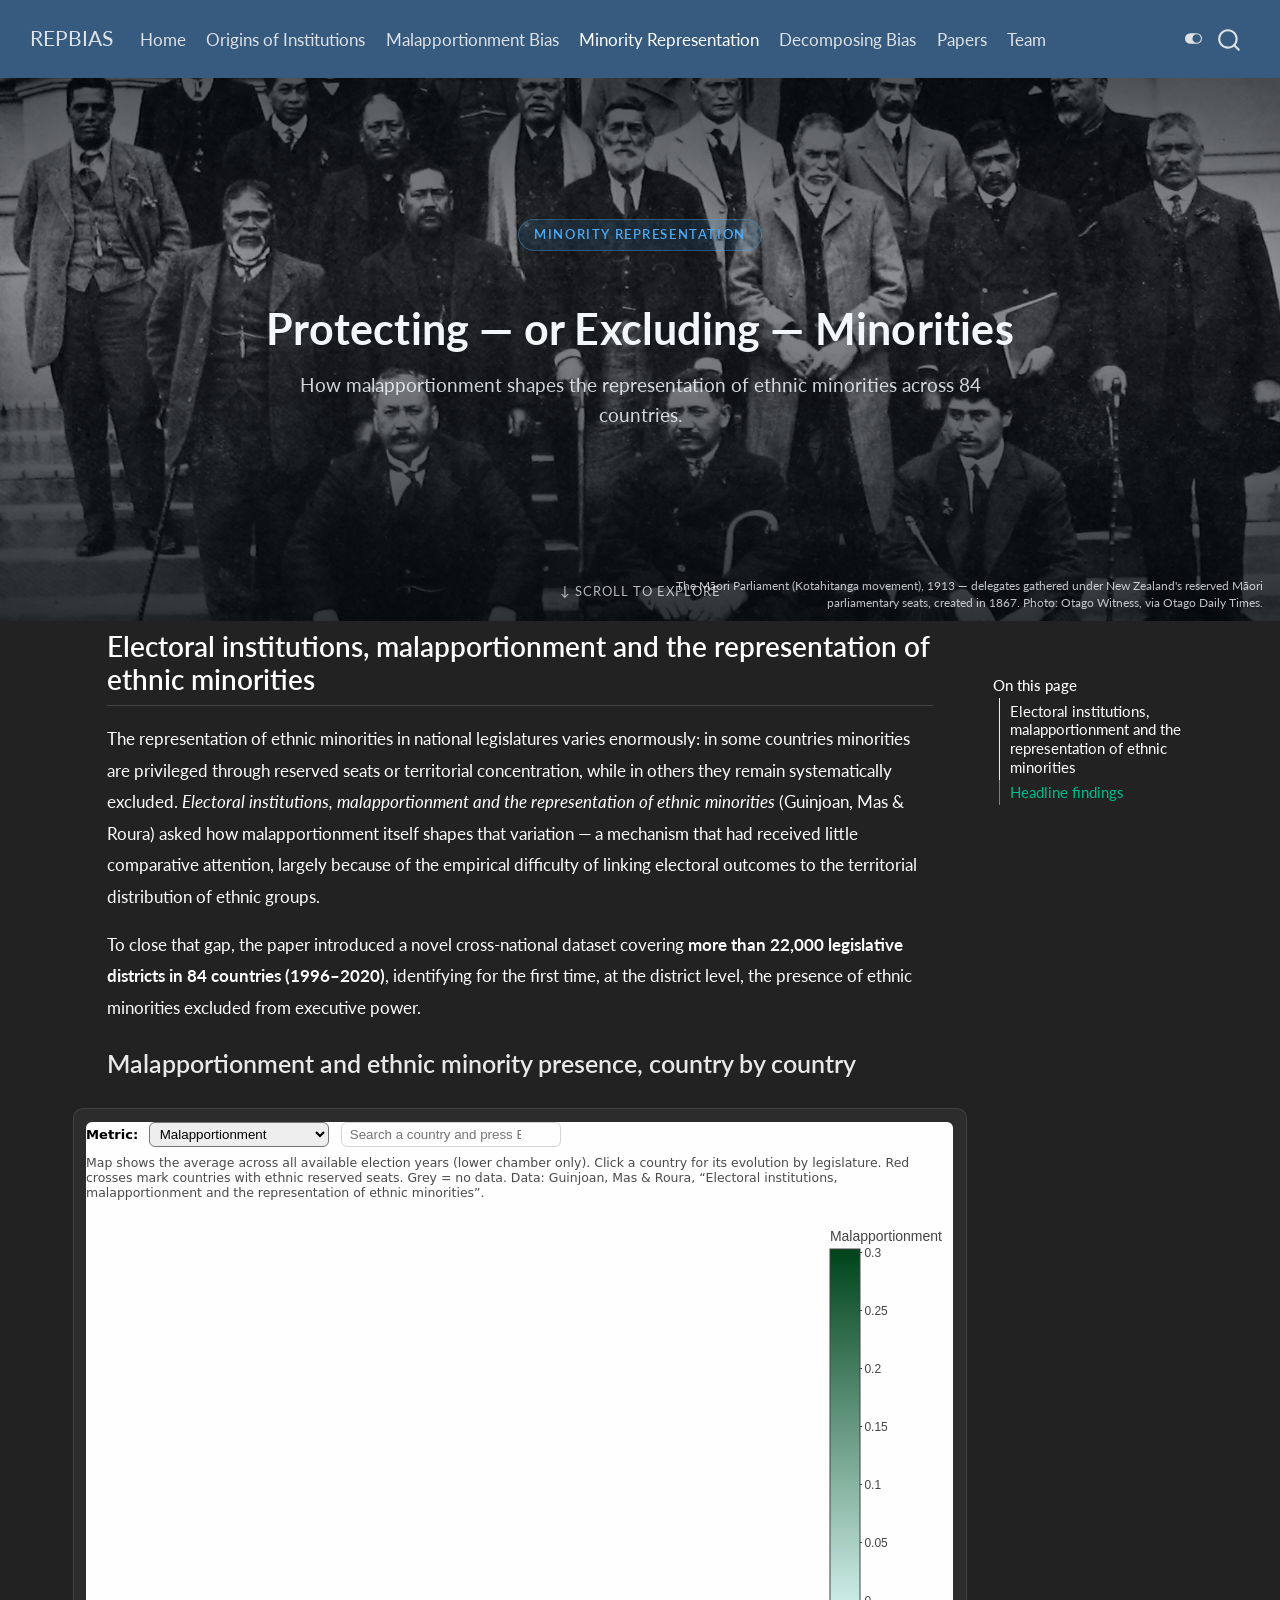
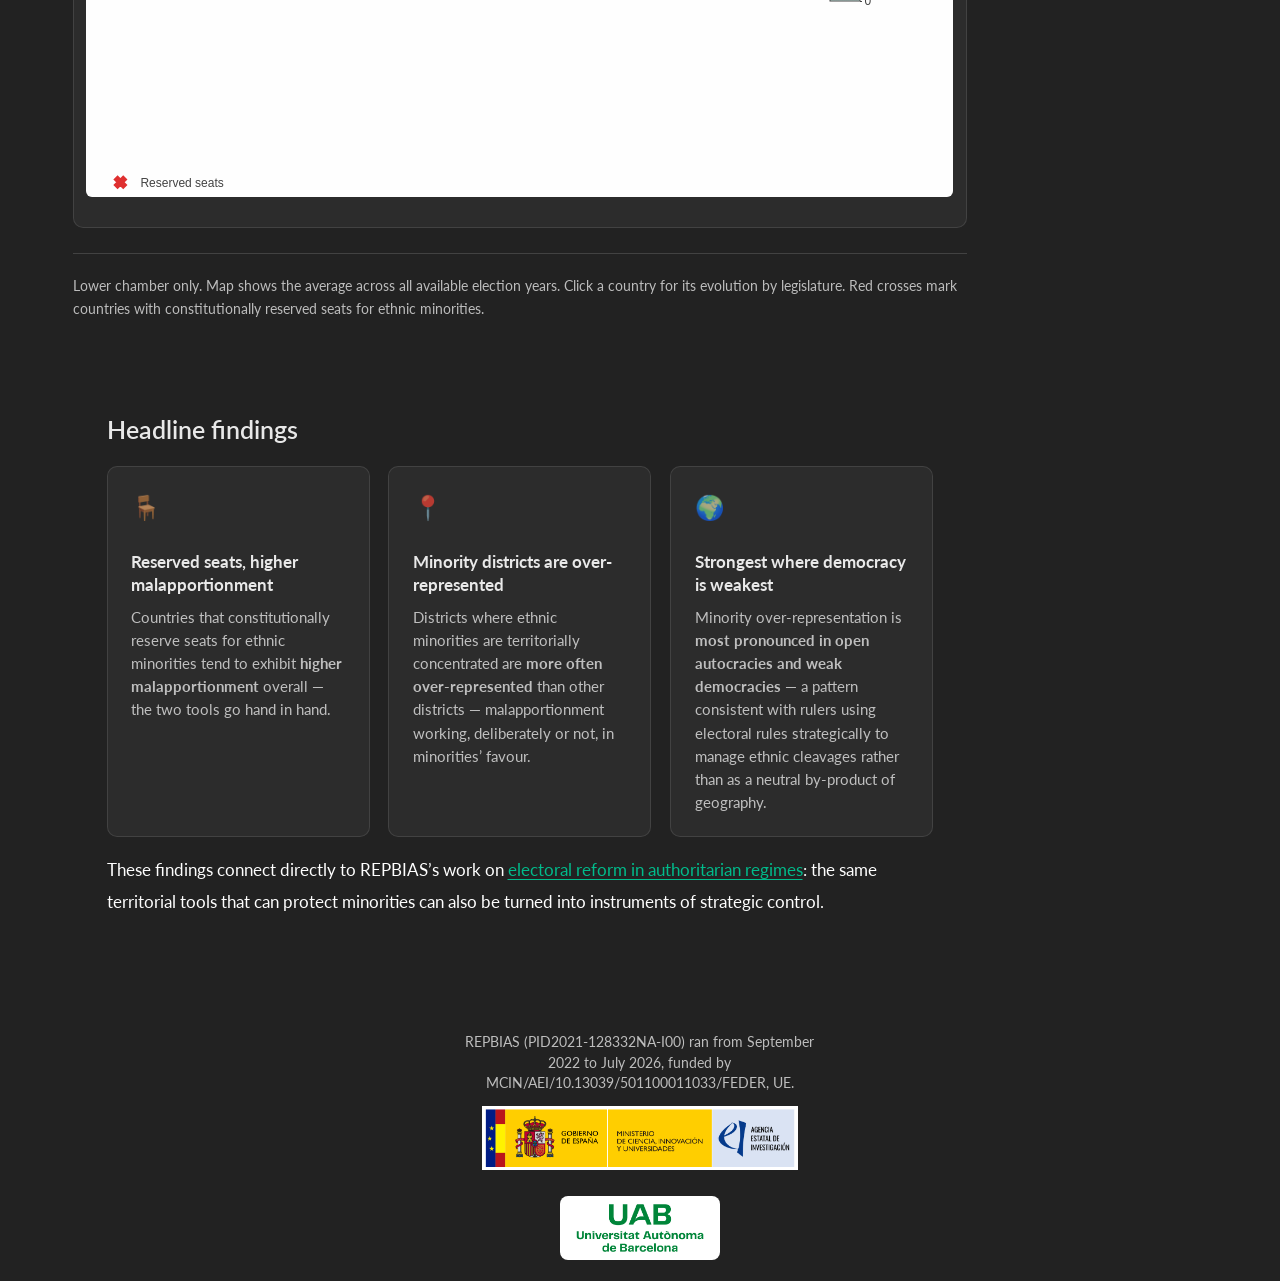
<file: docs/minority-representation.html>
<!DOCTYPE html>
<html xmlns="http://www.w3.org/1999/xhtml" lang="en" xml:lang="en"><head>

<meta charset="utf-8">
<meta name="generator" content="quarto-1.10.18">

<meta name="viewport" content="width=device-width, initial-scale=1.0, user-scalable=yes">


<title>Minority Representation – REPBIAS</title>
<style>
/* Default styles provided by pandoc.
** See https://pandoc.org/MANUAL.html#variables-for-html for config info.
*/
span.smallcaps{font-variant: small-caps;}
div.columns{display: flex; gap: 1.5em;}
div.column{flex: auto;}
@media screen {
div.columns{gap: min(4vw, 1.5em);}
div.column{overflow-x: auto;}
}
div.hanging-indent{margin-left: 1.5em; text-indent: -1.5em;}
ul.task-list{list-style: none;}
ul.task-list li input[type="checkbox"] {
  width: 0.8em;
  margin: 0 0.8em 0.2em -1em; /* quarto-specific, see https://github.com/quarto-dev/quarto-cli/issues/4556 */ 
  vertical-align: middle;
}
</style>


<script src="site_libs/quarto-nav/quarto-nav.js"></script>
<script src="site_libs/quarto-nav/headroom.min.js"></script>
<script src="site_libs/clipboard/clipboard.min.js"></script>
<script src="site_libs/quarto-search/autocomplete.umd.js"></script>
<script src="site_libs/quarto-search/fuse.min.js"></script>
<script src="site_libs/quarto-search/quarto-search.js"></script>
<meta name="quarto:offset" content="./">
<script src="site_libs/quarto-html/quarto.js" type="module"></script>
<script src="site_libs/quarto-html/tabsets/tabsets.js" type="module"></script>
<script src="site_libs/quarto-html/popper.min.js"></script>
<script src="site_libs/quarto-html/tippy.umd.min.js"></script>
<script src="site_libs/quarto-html/anchor.min.js"></script>
<link href="site_libs/quarto-html/tippy.css" rel="stylesheet">
<link href="site_libs/quarto-html/quarto-syntax-highlighting-64a204ab8560d761af7679ceaba22944.css" rel="stylesheet" class="quarto-color-scheme" id="quarto-text-highlighting-styles">
<link href="site_libs/quarto-html/quarto-syntax-highlighting-dark-b85bc7c33db8c58e0ec93c3465666fed.css" rel="stylesheet" class="quarto-color-scheme quarto-color-alternate" id="quarto-text-highlighting-styles">
<script src="site_libs/bootstrap/bootstrap.min.js"></script>
<link href="site_libs/bootstrap/bootstrap-icons.css" rel="stylesheet">
<link href="site_libs/bootstrap/bootstrap-92404dd89b1444827012a9e3a58cda88.min.css" rel="stylesheet" append-hash="true" class="quarto-color-scheme" id="quarto-bootstrap" data-mode="light">
<link href="site_libs/bootstrap/bootstrap-dark-8b348f4b4b74a528bf910da1e8c5139e.min.css" rel="stylesheet" append-hash="true" class="quarto-color-scheme quarto-color-alternate" id="quarto-bootstrap" data-mode="dark">
<script id="quarto-search-options" type="application/json">{
  "location": "navbar",
  "copy-button": false,
  "collapse-after": 3,
  "panel-placement": "end",
  "type": "overlay",
  "limit": 50,
  "keyboard-shortcut": [
    "f",
    "/",
    "s"
  ],
  "show-item-context": false,
  "language": {
    "search-no-results-text": "No results",
    "search-matching-documents-text": "matching documents",
    "search-copy-link-title": "Copy link to search",
    "search-hide-matches-text": "Hide additional matches",
    "search-more-match-text": "more match in this document",
    "search-more-matches-text": "more matches in this document",
    "search-clear-button-title": "Clear",
    "search-text-placeholder": "",
    "search-detached-cancel-button-title": "Cancel",
    "search-submit-button-title": "Submit",
    "search-label": "Search"
  }
}</script>


<link rel="stylesheet" href="styles.css">
</head>

<body class="nav-fixed quarto-dark"><script id="quarto-html-before-body" type="application/javascript">
    const toggleBodyColorMode = (bsSheetEl) => {
      const mode = bsSheetEl.getAttribute("data-mode");
      const bodyEl = window.document.querySelector("body");
      if (mode === "dark") {
        bodyEl.classList.add("quarto-dark");
        bodyEl.classList.remove("quarto-light");
      } else {
        bodyEl.classList.add("quarto-light");
        bodyEl.classList.remove("quarto-dark");
      }
    }
    const toggleBodyColorPrimary = () => {
      const bsSheetEl = window.document.querySelector("link#quarto-bootstrap:not([rel=disabled-stylesheet])");
      if (bsSheetEl) {
        toggleBodyColorMode(bsSheetEl);
      }
    }
    const setColorSchemeToggle = (alternate) => {
      const toggles = window.document.querySelectorAll('.quarto-color-scheme-toggle');
      for (let i=0; i < toggles.length; i++) {
        const toggle = toggles[i];
        if (toggle) {
          if (alternate) {
            toggle.classList.add("alternate");
          } else {
            toggle.classList.remove("alternate");
          }
        }
      }
    };
    const toggleColorMode = (alternate) => {
      // Switch the stylesheets
      const primaryStylesheets = window.document.querySelectorAll('link.quarto-color-scheme:not(.quarto-color-alternate)');
      const alternateStylesheets = window.document.querySelectorAll('link.quarto-color-scheme.quarto-color-alternate');
      manageTransitions('#quarto-margin-sidebar .nav-link', false);
      if (alternate) {
        // note: dark is layered on light, we don't disable primary!
        enableStylesheet(alternateStylesheets);
        for (const sheetNode of alternateStylesheets) {
          if (sheetNode.id === "quarto-bootstrap") {
            toggleBodyColorMode(sheetNode);
          }
        }
      } else {
        disableStylesheet(alternateStylesheets);
        enableStylesheet(primaryStylesheets)
        toggleBodyColorPrimary();
      }
      manageTransitions('#quarto-margin-sidebar .nav-link', true);
      // Switch the toggles
      setColorSchemeToggle(alternate)
      // Hack to workaround the fact that safari doesn't
      // properly recolor the scrollbar when toggling (#1455)
      if (navigator.userAgent.indexOf('Safari') > 0 && navigator.userAgent.indexOf('Chrome') == -1) {
        manageTransitions("body", false);
        window.scrollTo(0, 1);
        setTimeout(() => {
          window.scrollTo(0, 0);
          manageTransitions("body", true);
        }, 40);
      }
    }
    const disableStylesheet = (stylesheets) => {
      for (let i=0; i < stylesheets.length; i++) {
        const stylesheet = stylesheets[i];
        stylesheet.rel = 'disabled-stylesheet';
      }
    }
    const enableStylesheet = (stylesheets) => {
      for (let i=0; i < stylesheets.length; i++) {
        const stylesheet = stylesheets[i];
        if(stylesheet.rel !== 'stylesheet') { // for Chrome, which will still FOUC without this check
          stylesheet.rel = 'stylesheet';
        }
      }
    }
    const manageTransitions = (selector, allowTransitions) => {
      const els = window.document.querySelectorAll(selector);
      for (let i=0; i < els.length; i++) {
        const el = els[i];
        if (allowTransitions) {
          el.classList.remove('notransition');
        } else {
          el.classList.add('notransition');
        }
      }
    }
    const isFileUrl = () => {
      return window.location.protocol === 'file:';
    }
    const hasAlternateSentinel = () => {
      let styleSentinel = getColorSchemeSentinel();
      if (styleSentinel !== null) {
        return styleSentinel === "alternate";
      } else {
        return false;
      }
    }
    const setStyleSentinel = (alternate) => {
      const value = alternate ? "alternate" : "default";
      if (!isFileUrl()) {
        window.localStorage.setItem("quarto-color-scheme", value);
      } else {
        localAlternateSentinel = value;
      }
    }
    const getColorSchemeSentinel = () => {
      if (!isFileUrl()) {
        const storageValue = window.localStorage.getItem("quarto-color-scheme");
        return storageValue != null ? storageValue : localAlternateSentinel;
      } else {
        return localAlternateSentinel;
      }
    }
    const toggleGiscusIfUsed = (isAlternate, darkModeDefault) => {
      const baseTheme = document.querySelector('#giscus-base-theme')?.value ?? 'light';
      const alternateTheme = document.querySelector('#giscus-alt-theme')?.value ?? 'dark';
      let newTheme = '';
      if(authorPrefersDark) {
        newTheme = isAlternate ? baseTheme : alternateTheme;
      } else {
        newTheme = isAlternate ? alternateTheme : baseTheme;
      }
      const changeGiscusTheme = () => {
        // From: https://github.com/giscus/giscus/issues/336
        const sendMessage = (message) => {
          const iframe = document.querySelector('iframe.giscus-frame');
          if (!iframe) return;
          iframe.contentWindow.postMessage({ giscus: message }, 'https://giscus.app');
        }
        sendMessage({
          setConfig: {
            theme: newTheme
          }
        });
      }
      const isGiscussLoaded = window.document.querySelector('iframe.giscus-frame') !== null;
      if (isGiscussLoaded) {
        changeGiscusTheme();
      }
    };
    const authorPrefersDark = true;
    const darkModeDefault = authorPrefersDark;
    let localAlternateSentinel = darkModeDefault ? 'alternate' : 'default';
    // Dark / light mode switch
    window.quartoToggleColorScheme = () => {
      // Read the current dark / light value
      let toAlternate = !hasAlternateSentinel();
      toggleColorMode(toAlternate);
      setStyleSentinel(toAlternate);
      toggleGiscusIfUsed(toAlternate, darkModeDefault);
      window.dispatchEvent(new Event('resize'));
    };
    // Switch to dark mode if need be
    if (hasAlternateSentinel()) {
      toggleColorMode(true);
    } else {
      toggleColorMode(false);
    }
  </script>

<div id="quarto-search-results"></div>
  <header id="quarto-header" class="headroom fixed-top">
    <nav class="navbar navbar-expand-lg " data-bs-theme="dark">
      <div class="navbar-container container-fluid">
      <div class="navbar-brand-container mx-auto">
    <a class="navbar-brand" href="./index.html">
    <span class="navbar-title">REPBIAS</span>
    </a>
  </div>
            <div id="quarto-search" class="" title="Search"></div>
          <button class="navbar-toggler" type="button" data-bs-toggle="collapse" data-bs-target="#navbarCollapse" aria-controls="navbarCollapse" role="menu" aria-expanded="false" aria-label="Toggle navigation" onclick="if (window.quartoToggleHeadroom) { window.quartoToggleHeadroom(); }">
  <span class="navbar-toggler-icon"></span>
</button>
          <div class="collapse navbar-collapse" id="navbarCollapse">
            <ul class="navbar-nav navbar-nav-scroll me-auto">
  <li class="nav-item">
    <a class="nav-link" href="./index.html"> 
<span class="menu-text">Home</span></a>
  </li>  
  <li class="nav-item">
    <a class="nav-link" href="./origins.html"> 
<span class="menu-text">Origins of Institutions</span></a>
  </li>  
  <li class="nav-item">
    <a class="nav-link" href="./malapportionment-bias.html"> 
<span class="menu-text">Malapportionment Bias</span></a>
  </li>  
  <li class="nav-item">
    <a class="nav-link active" href="./minority-representation.html" aria-current="page"> 
<span class="menu-text">Minority Representation</span></a>
  </li>  
  <li class="nav-item">
    <a class="nav-link" href="./decomposing-bias.html"> 
<span class="menu-text">Decomposing Bias</span></a>
  </li>  
  <li class="nav-item">
    <a class="nav-link" href="./papers.html"> 
<span class="menu-text">Papers</span></a>
  </li>  
  <li class="nav-item">
    <a class="nav-link" href="./team.html"> 
<span class="menu-text">Team</span></a>
  </li>  
</ul>
          </div> <!-- /navcollapse -->
            <div class="quarto-navbar-tools">
  <a href="" class="quarto-color-scheme-toggle quarto-navigation-tool  px-1" onclick="window.quartoToggleColorScheme(); return false;" title="Toggle dark mode"><i class="bi"></i></a>
</div>
      </div> <!-- /container-fluid -->
    </nav>
</header>
<!-- content -->
<div id="quarto-content" class="quarto-container page-columns page-rows-contents page-layout-full page-navbar">
<!-- sidebar -->
<!-- margin-sidebar -->
    <div id="quarto-margin-sidebar" class="sidebar margin-sidebar">
        <nav id="TOC" role="doc-toc" class="toc-active">
    <h2 id="toc-title">On this page</h2>
   
  <ul>
  <li><a href="#electoral-institutions-malapportionment-and-the-representation-of-ethnic-minorities" id="toc-electoral-institutions-malapportionment-and-the-representation-of-ethnic-minorities" class="nav-link active" data-scroll-target="#electoral-institutions-malapportionment-and-the-representation-of-ethnic-minorities">Electoral institutions, malapportionment and the representation of ethnic minorities</a>
  <ul class="collapse">
  <li><a href="#malapportionment-and-ethnic-minority-presence-country-by-country" id="toc-malapportionment-and-ethnic-minority-presence-country-by-country" class="nav-link" data-scroll-target="#malapportionment-and-ethnic-minority-presence-country-by-country">Malapportionment and ethnic minority presence, country by country</a></li>
  </ul></li>
  <li><a href="#headline-findings" id="toc-headline-findings" class="nav-link" data-scroll-target="#headline-findings">Headline findings</a></li>
  </ul>
</nav>
    </div>
<!-- main -->
<main class="content column-page-left" id="quarto-document-content">


<header id="title-block-header" class="quarto-title-block default">
<div class="quarto-title">
<h1 class="title">Minority Representation</h1>
</div>



<div class="quarto-title-meta column-page-left">

    
  
    
  </div>
  


</header>


<style>
#quarto-margin-sidebar { margin-top: 580px; }
.quarto-title-block { display: none; }
</style>
<div class="hero-section photo-hero hero-stretch">
  <img class="hero-bg-img" src="images/minority_maori_parliament.webp" alt="" loading="eager">
  <div class="hero-text">
    <span class="hero-eyebrow">MINORITY REPRESENTATION</span>
    <h1>Protecting — or Excluding — Minorities</h1>
    <p>How malapportionment shapes the representation of ethnic minorities across 84 countries.</p>
  </div>
  <div class="hero-credit">The Māori Parliament (Kotahitanga movement), 1913 — delegates gathered under New Zealand's reserved Māori parliamentary seats, created in 1867. Photo: Otago Witness, via Otago Daily Times.</div>
  <div class="scroll-hint">↓ scroll to explore</div>
</div>
<section id="electoral-institutions-malapportionment-and-the-representation-of-ethnic-minorities" class="level2 embed-page-body">
<h2 class="anchored" data-anchor-id="electoral-institutions-malapportionment-and-the-representation-of-ethnic-minorities">Electoral institutions, malapportionment and the representation of ethnic minorities</h2>
<p>The representation of ethnic minorities in national legislatures varies enormously: in some countries minorities are privileged through reserved seats or territorial concentration, while in others they remain systematically excluded. <em>Electoral institutions, malapportionment and the representation of ethnic minorities</em> (Guinjoan, Mas &amp; Roura) asked how malapportionment itself shapes that variation — a mechanism that had received little comparative attention, largely because of the empirical difficulty of linking electoral outcomes to the territorial distribution of ethnic groups.</p>
<p>To close that gap, the paper introduced a novel cross-national dataset covering <strong>more than 22,000 legislative districts in 84 countries (1996–2020)</strong>, identifying for the first time, at the district level, the presence of ethnic minorities excluded from executive power.</p>
<section id="malapportionment-and-ethnic-minority-presence-country-by-country" class="level3">
<h3 class="anchored" data-anchor-id="malapportionment-and-ethnic-minority-presence-country-by-country">Malapportionment and ethnic minority presence, country by country</h3>
</section>
</section>
<div class="embed-wrap surface-card">
<iframe src="maps/widgets/ethnicity_map.html" loading="lazy" title="Interactive map of malapportionment and ethnic minority representation" style="height:min(75vh, 720px);"></iframe>
</div>
<div class="embed-footnote">
<p>Lower chamber only. Map shows the average across all available election years. Click a country for its evolution by legislature. Red crosses mark countries with constitutionally reserved seats for ethnic minorities.</p>
</div>
<section id="headline-findings" class="level3 embed-page-body">
<h3 class="anchored" data-anchor-id="headline-findings">Headline findings</h3>
<div class="insight-grid">
<div class="insight-card surface-card">
<p><span class="insight-icon">🪑</span></p>
<section id="reserved-seats-higher-malapportionment" class="level4">
<h4 class="anchored" data-anchor-id="reserved-seats-higher-malapportionment">Reserved seats, higher malapportionment</h4>
<p>Countries that constitutionally reserve seats for ethnic minorities tend to exhibit <strong>higher malapportionment</strong> overall — the two tools go hand in hand.</p>
</section>
</div>
<div class="insight-card surface-card">
<p><span class="insight-icon">📍</span></p>
<section id="minority-districts-are-over-represented" class="level4">
<h4 class="anchored" data-anchor-id="minority-districts-are-over-represented">Minority districts are over-represented</h4>
<p>Districts where ethnic minorities are territorially concentrated are <strong>more often over-represented</strong> than other districts — malapportionment working, deliberately or not, in minorities’ favour.</p>
</section>
</div>
<div class="insight-card surface-card">
<p><span class="insight-icon">🌍</span></p>
<section id="strongest-where-democracy-is-weakest" class="level4">
<h4 class="anchored" data-anchor-id="strongest-where-democracy-is-weakest">Strongest where democracy is weakest</h4>
<p>Minority over-representation is <strong>most pronounced in open autocracies and weak democracies</strong> — a pattern consistent with rulers using electoral rules strategically to manage ethnic cleavages rather than as a neutral by-product of geography.</p>
</section>
</div>
</div>
<p>These findings connect directly to REPBIAS’s work on <a href="./papers.html">electoral reform in authoritarian regimes</a>: the same territorial tools that can protect minorities can also be turned into instruments of strategic control.</p>
</section>



</main> <!-- /main -->
<script>
(function () {
  function fitHeroes() {
    document.querySelectorAll(".hero-section").forEach(function (hero) {
      hero.style.width = "";
      hero.style.marginLeft = "0px";
      hero.style.marginRight = "0px";
      var rect = hero.getBoundingClientRect();
      var vw = document.documentElement.clientWidth;
      hero.style.marginLeft = (-rect.left) + "px";
      hero.style.width = vw + "px";
    });
  }
  window.addEventListener("load", function () {
    fitHeroes();
    // catch late reflows (web fonts, iframes) that can shift layout
    // slightly after the load event fires
    setTimeout(fitHeroes, 300);
    setTimeout(fitHeroes, 1200);
  });
  var resizeTimer;
  window.addEventListener("resize", function () {
    clearTimeout(resizeTimer);
    resizeTimer = setTimeout(fitHeroes, 150);
  });
})();
</script>
<script id="quarto-html-after-body" type="application/javascript">
  window.document.addEventListener("DOMContentLoaded", function (event) {
    // Ensure there is a toggle, if there isn't float one in the top right
    if (window.document.querySelector('.quarto-color-scheme-toggle') === null) {
      const a = window.document.createElement('a');
      a.classList.add('top-right');
      a.classList.add('quarto-color-scheme-toggle');
      a.href = "";
      a.onclick = function() { try { window.quartoToggleColorScheme(); } catch {} return false; };
      const i = window.document.createElement("i");
      i.classList.add('bi');
      a.appendChild(i);
      window.document.body.appendChild(a);
    }
    setColorSchemeToggle(hasAlternateSentinel())
    const icon = "";
    const anchorJS = new window.AnchorJS();
    anchorJS.options = {
      placement: 'right',
      icon: icon
    };
    anchorJS.add('.anchored');
    const isCodeAnnotation = (el) => {
      for (const clz of el.classList) {
        if (clz.startsWith('code-annotation-')) {                     
          return true;
        }
      }
      return false;
    }
    const onCopySuccess = function(e) {
      // button target
      const button = e.trigger;
      // don't keep focus
      button.blur();
      // flash "checked"
      button.classList.add('code-copy-button-checked');
      var currentTitle = button.getAttribute("title");
      button.setAttribute("title", "Copied!");
      let tooltip;
      if (window.bootstrap) {
        button.setAttribute("data-bs-toggle", "tooltip");
        button.setAttribute("data-bs-placement", "left");
        button.setAttribute("data-bs-title", "Copied!");
        tooltip = new bootstrap.Tooltip(button, 
          { trigger: "manual", 
            customClass: "code-copy-button-tooltip",
            offset: [0, -8]});
        tooltip.show();    
      }
      setTimeout(function() {
        if (tooltip) {
          tooltip.hide();
          button.removeAttribute("data-bs-title");
          button.removeAttribute("data-bs-toggle");
          button.removeAttribute("data-bs-placement");
        }
        button.setAttribute("title", currentTitle);
        button.classList.remove('code-copy-button-checked');
      }, 1000);
      // clear code selection
      e.clearSelection();
    }
    const getTextToCopy = function(trigger) {
      const outerScaffold = trigger.parentElement.cloneNode(true);
      const codeEl = outerScaffold.querySelector('code');
      for (const childEl of codeEl.children) {
        if (isCodeAnnotation(childEl)) {
          childEl.remove();
        }
      }
      return codeEl.innerText;
    }
    const clipboard = new window.ClipboardJS('.code-copy-button:not([data-in-quarto-modal])', {
      text: getTextToCopy
    });
    clipboard.on('success', onCopySuccess);
    if (window.document.getElementById('quarto-embedded-source-code-modal')) {
      const clipboardModal = new window.ClipboardJS('.code-copy-button[data-in-quarto-modal]', {
        text: getTextToCopy,
        container: window.document.getElementById('quarto-embedded-source-code-modal')
      });
      clipboardModal.on('success', onCopySuccess);
    }
      var localhostRegex = new RegExp(/^(?:http|https):\/\/localhost\:?[0-9]*\//);
      var mailtoRegex = new RegExp(/^mailto:/);
        var filterRegex = new RegExp('/' + window.location.host + '/');
      var isInternal = (href) => {
          return filterRegex.test(href) || localhostRegex.test(href) || mailtoRegex.test(href);
      }
      // Inspect non-navigation links and adorn them if external
     var links = window.document.querySelectorAll('a[href]:not(.nav-link):not(.navbar-brand):not(.toc-action):not(.sidebar-link):not(.sidebar-item-toggle):not(.pagination-link):not(.no-external):not([aria-hidden]):not(.dropdown-item):not(.quarto-navigation-tool):not(.about-link)');
      for (var i=0; i<links.length; i++) {
        const link = links[i];
        if (!isInternal(link.href)) {
          // undo the damage that might have been done by quarto-nav.js in the case of
          // links that we want to consider external
          if (link.dataset.originalHref !== undefined) {
            link.href = link.dataset.originalHref;
          }
            // target, if specified
            link.setAttribute("target", "_blank");
            if (link.getAttribute("rel") === null) {
              link.setAttribute("rel", "noopener");
            }
            // default icon
            link.classList.add("external");
        }
      }
    function tippyHover(el, contentFn, onTriggerFn, onUntriggerFn) {
      const config = {
        allowHTML: true,
        maxWidth: 500,
        delay: 100,
        arrow: false,
        appendTo: function(el) {
            return el.parentElement;
        },
        interactive: true,
        interactiveBorder: 10,
        theme: 'quarto',
        placement: 'bottom-start',
      };
      if (contentFn) {
        config.content = contentFn;
      }
      if (onTriggerFn) {
        config.onTrigger = onTriggerFn;
      }
      if (onUntriggerFn) {
        config.onUntrigger = onUntriggerFn;
      }
      window.tippy(el, config); 
    }
    const noterefs = window.document.querySelectorAll('a[role="doc-noteref"]');
    for (var i=0; i<noterefs.length; i++) {
      const ref = noterefs[i];
      tippyHover(ref, function() {
        // use id or data attribute instead here
        let href = ref.getAttribute('data-footnote-href') || ref.getAttribute('href');
        try { href = new URL(href).hash; } catch {}
        const id = href.replace(/^#\/?/, "");
        const note = window.document.getElementById(id);
        if (note) {
          return note.innerHTML;
        } else {
          return "";
        }
      });
    }
    const xrefs = window.document.querySelectorAll('a.quarto-xref');
    const processXRef = (id, note) => {
      // Strip column container classes
      const stripColumnClz = (el) => {
        el.classList.remove("page-full", "page-columns");
        if (el.children) {
          for (const child of el.children) {
            stripColumnClz(child);
          }
        }
      }
      stripColumnClz(note)
      if (id === null || id.startsWith('sec-')) {
        // Special case sections, only their first couple elements
        const container = document.createElement("div");
        if (note.children && note.children.length > 2) {
          container.appendChild(note.children[0].cloneNode(true));
          for (let i = 1; i < note.children.length; i++) {
            const child = note.children[i];
            if (child.tagName === "P" && child.innerText === "") {
              continue;
            } else {
              container.appendChild(child.cloneNode(true));
              break;
            }
          }
          if (window.Quarto?.typesetMath) {
            window.Quarto.typesetMath(container);
          }
          return container.innerHTML
        } else {
          if (window.Quarto?.typesetMath) {
            window.Quarto.typesetMath(note);
          }
          return note.innerHTML;
        }
      } else {
        // Remove any anchor links if they are present
        const anchorLink = note.querySelector('a.anchorjs-link');
        if (anchorLink) {
          anchorLink.remove();
        }
        if (window.Quarto?.typesetMath) {
          window.Quarto.typesetMath(note);
        }
        if (note.classList.contains("callout")) {
          return note.outerHTML;
        } else {
          return note.innerHTML;
        }
      }
    }
    for (var i=0; i<xrefs.length; i++) {
      const xref = xrefs[i];
      tippyHover(xref, undefined, function(instance) {
        instance.disable();
        let url = xref.getAttribute('href');
        let hash = undefined; 
        if (url.startsWith('#')) {
          hash = url;
        } else {
          try { hash = new URL(url).hash; } catch {}
        }
        if (hash) {
          const id = hash.replace(/^#\/?/, "");
          const note = window.document.getElementById(id);
          if (note !== null) {
            try {
              const html = processXRef(id, note.cloneNode(true));
              instance.setContent(html);
            } finally {
              instance.enable();
              instance.show();
            }
          } else {
            // See if we can fetch this
            fetch(url.split('#')[0])
            .then(res => res.text())
            .then(html => {
              const parser = new DOMParser();
              const htmlDoc = parser.parseFromString(html, "text/html");
              const note = htmlDoc.getElementById(id);
              if (note !== null) {
                const html = processXRef(id, note);
                instance.setContent(html);
              } 
            }).finally(() => {
              instance.enable();
              instance.show();
            });
          }
        } else {
          // See if we can fetch a full url (with no hash to target)
          // This is a special case and we should probably do some content thinning / targeting
          fetch(url)
          .then(res => res.text())
          .then(html => {
            const parser = new DOMParser();
            const htmlDoc = parser.parseFromString(html, "text/html");
            const note = htmlDoc.querySelector('main.content');
            if (note !== null) {
              // This should only happen for chapter cross references
              // (since there is no id in the URL)
              // remove the first header
              if (note.children.length > 0 && note.children[0].tagName === "HEADER") {
                note.children[0].remove();
              }
              const html = processXRef(null, note);
              instance.setContent(html);
            } 
          }).finally(() => {
            instance.enable();
            instance.show();
          });
        }
      }, function(instance) {
      });
    }
        let selectedAnnoteEl;
        const selectorForAnnotation = ( cell, annotation) => {
          let cellAttr = 'data-code-cell="' + cell + '"';
          let lineAttr = 'data-code-annotation="' +  annotation + '"';
          const selector = 'span[' + cellAttr + '][' + lineAttr + ']';
          return selector;
        }
        const selectCodeLines = (annoteEl) => {
          const doc = window.document;
          const targetCell = annoteEl.getAttribute("data-target-cell");
          const targetAnnotation = annoteEl.getAttribute("data-target-annotation");
          const annoteSpan = window.document.querySelector(selectorForAnnotation(targetCell, targetAnnotation));
          const lines = annoteSpan.getAttribute("data-code-lines").split(",");
          const lineIds = lines.map((line) => {
            return targetCell + "-" + line;
          })
          let top = null;
          let height = null;
          let parent = null;
          if (lineIds.length > 0) {
              //compute the position of the single el (top and bottom and make a div)
              const el = window.document.getElementById(lineIds[0]);
              top = el.offsetTop;
              height = el.offsetHeight;
              parent = el.parentElement.parentElement;
            if (lineIds.length > 1) {
              const lastEl = window.document.getElementById(lineIds[lineIds.length - 1]);
              const bottom = lastEl.offsetTop + lastEl.offsetHeight;
              height = bottom - top;
            }
            if (top !== null && height !== null && parent !== null) {
              // cook up a div (if necessary) and position it 
              let div = window.document.getElementById("code-annotation-line-highlight");
              if (div === null) {
                div = window.document.createElement("div");
                div.setAttribute("id", "code-annotation-line-highlight");
                div.style.position = 'absolute';
                parent.appendChild(div);
              }
              div.style.top = top - 2 + "px";
              div.style.height = height + 4 + "px";
              div.style.left = 0;
              let gutterDiv = window.document.getElementById("code-annotation-line-highlight-gutter");
              if (gutterDiv === null) {
                gutterDiv = window.document.createElement("div");
                gutterDiv.setAttribute("id", "code-annotation-line-highlight-gutter");
                gutterDiv.style.position = 'absolute';
                const codeCell = window.document.getElementById(targetCell);
                const gutter = codeCell.querySelector('.code-annotation-gutter');
                gutter.appendChild(gutterDiv);
              }
              gutterDiv.style.top = top - 2 + "px";
              gutterDiv.style.height = height + 4 + "px";
            }
            selectedAnnoteEl = annoteEl;
          }
        };
        const unselectCodeLines = () => {
          const elementsIds = ["code-annotation-line-highlight", "code-annotation-line-highlight-gutter"];
          elementsIds.forEach((elId) => {
            const div = window.document.getElementById(elId);
            if (div) {
              div.remove();
            }
          });
          selectedAnnoteEl = undefined;
        };
          // Handle positioning of the toggle
      window.addEventListener(
        "resize",
        throttle(() => {
          elRect = undefined;
          if (selectedAnnoteEl) {
            selectCodeLines(selectedAnnoteEl);
          }
        }, 10)
      );
      function throttle(fn, ms) {
      let throttle = false;
      let timer;
        return (...args) => {
          if(!throttle) { // first call gets through
              fn.apply(this, args);
              throttle = true;
          } else { // all the others get throttled
              if(timer) clearTimeout(timer); // cancel #2
              timer = setTimeout(() => {
                fn.apply(this, args);
                timer = throttle = false;
              }, ms);
          }
        };
      }
        // Attach click handler to the DT
        const annoteDls = window.document.querySelectorAll('dt[data-target-cell]');
        for (const annoteDlNode of annoteDls) {
          annoteDlNode.addEventListener('click', (event) => {
            const clickedEl = event.target;
            if (clickedEl !== selectedAnnoteEl) {
              unselectCodeLines();
              const activeEl = window.document.querySelector('dt[data-target-cell].code-annotation-active');
              if (activeEl) {
                activeEl.classList.remove('code-annotation-active');
              }
              selectCodeLines(clickedEl);
              clickedEl.classList.add('code-annotation-active');
            } else {
              // Unselect the line
              unselectCodeLines();
              clickedEl.classList.remove('code-annotation-active');
            }
          });
        }
    const findCites = (el) => {
      const parentEl = el.parentElement;
      if (parentEl) {
        const cites = parentEl.dataset.cites;
        if (cites) {
          return {
            el,
            cites: cites.split(' ')
          };
        } else {
          return findCites(el.parentElement)
        }
      } else {
        return undefined;
      }
    };
    var bibliorefs = window.document.querySelectorAll('a[role="doc-biblioref"]');
    for (var i=0; i<bibliorefs.length; i++) {
      const ref = bibliorefs[i];
      const citeInfo = findCites(ref);
      if (citeInfo) {
        tippyHover(citeInfo.el, function() {
          var popup = window.document.createElement('div');
          citeInfo.cites.forEach(function(cite) {
            var citeDiv = window.document.createElement('div');
            citeDiv.classList.add('hanging-indent');
            citeDiv.classList.add('csl-entry');
            var biblioDiv = window.document.getElementById('ref-' + cite);
            if (biblioDiv) {
              citeDiv.innerHTML = biblioDiv.innerHTML;
            }
            popup.appendChild(citeDiv);
          });
          return popup.innerHTML;
        });
      }
    }
  });
  </script>
</div> <!-- /content -->
<footer class="footer">
  <div class="nav-footer">
    <div class="nav-footer-left">
      &nbsp;
    </div>   
    <div class="nav-footer-center">
      <ul class="footer-items list-unstyled">
    <li class="nav-item">
 <div class="site-footer-logos">
  <p class="grant-line">REPBIAS (PID2021-128332NA-I00) ran from September 2022 to July 2026, funded by MCIN/AEI/10.13039/501100011033/FEDER, UE.</p>
  <div class="funding-logos">
    <img src="images/logominciu.png" alt="Ministerio de Ciencia, Innovación y Universidades / Agencia Estatal de Investigación">
    <img src="images/logouab.png" class="logo-on-chip" alt="Universitat Autònoma de Barcelona">
  </div>
</div>
  </li>  
</ul>
    </div>
    <div class="nav-footer-right">
      &nbsp;
    </div>
  </div>
</footer>




</body></html>
</file>
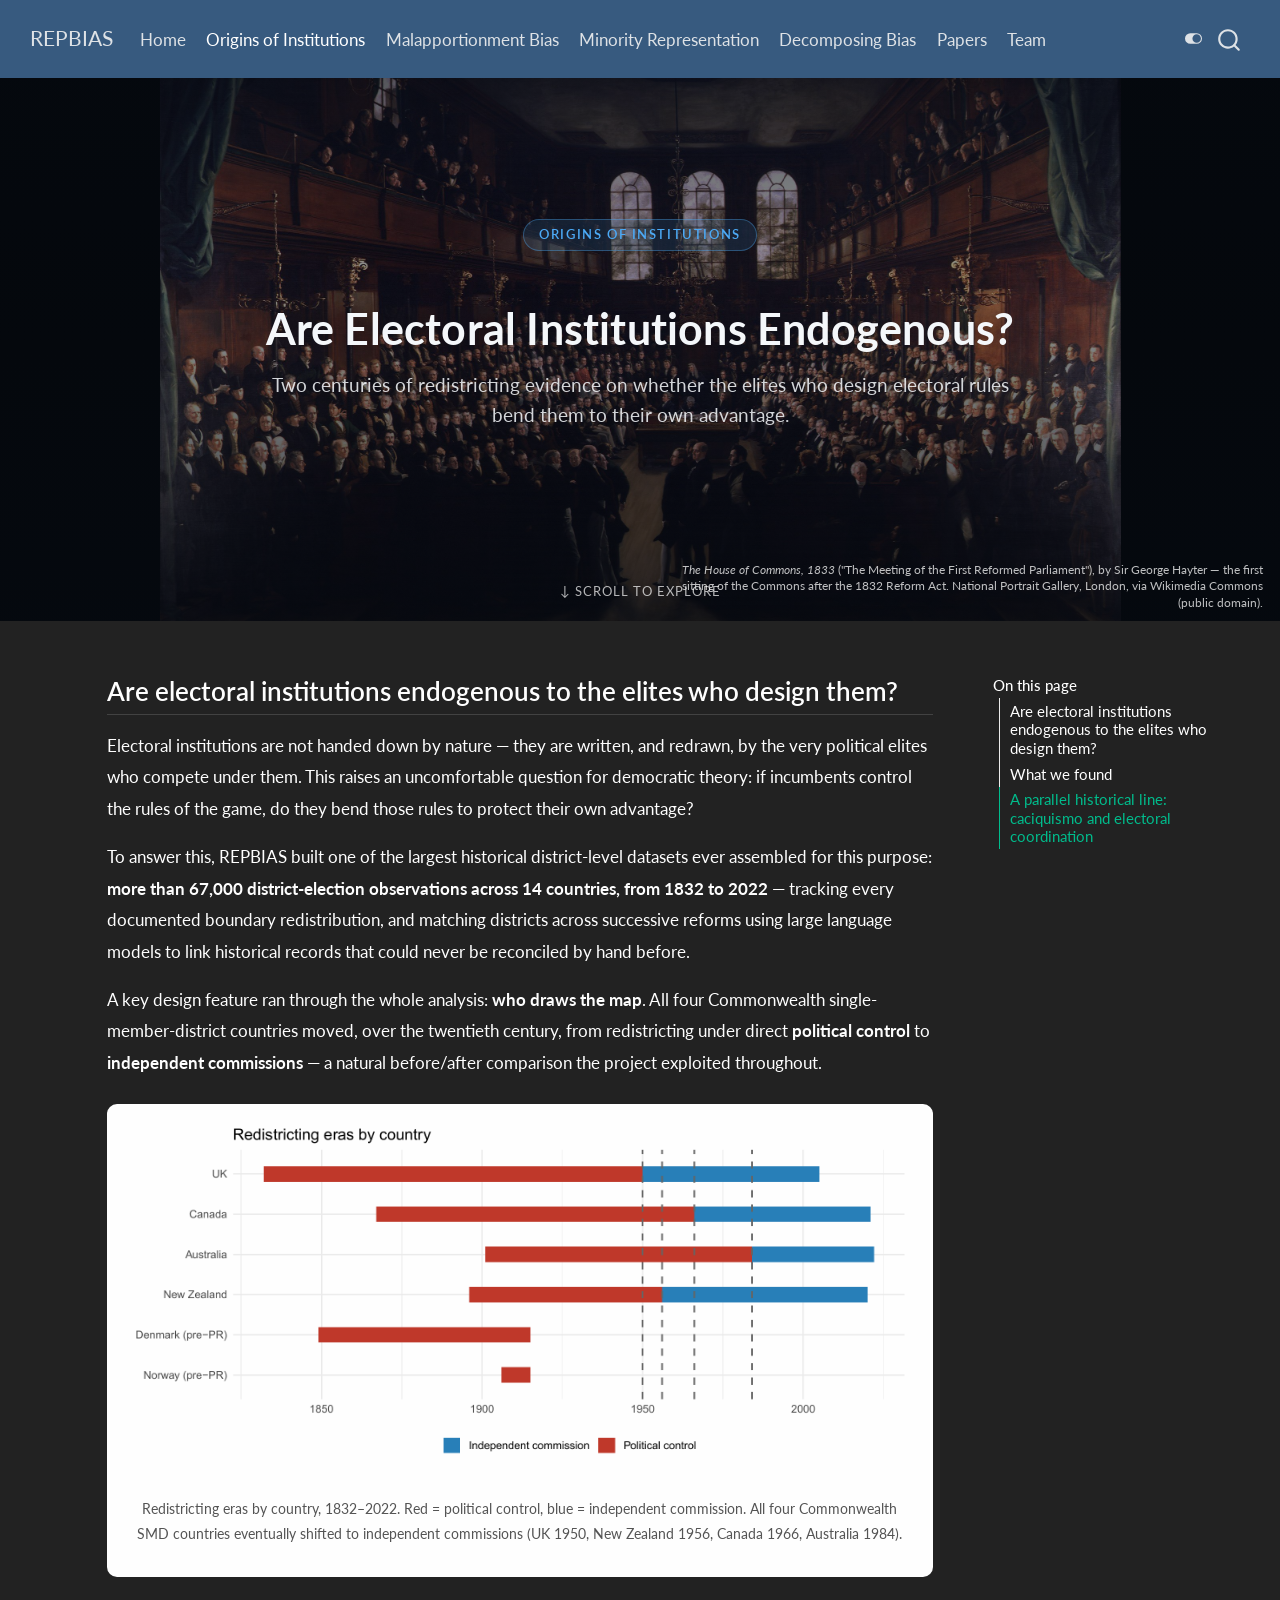
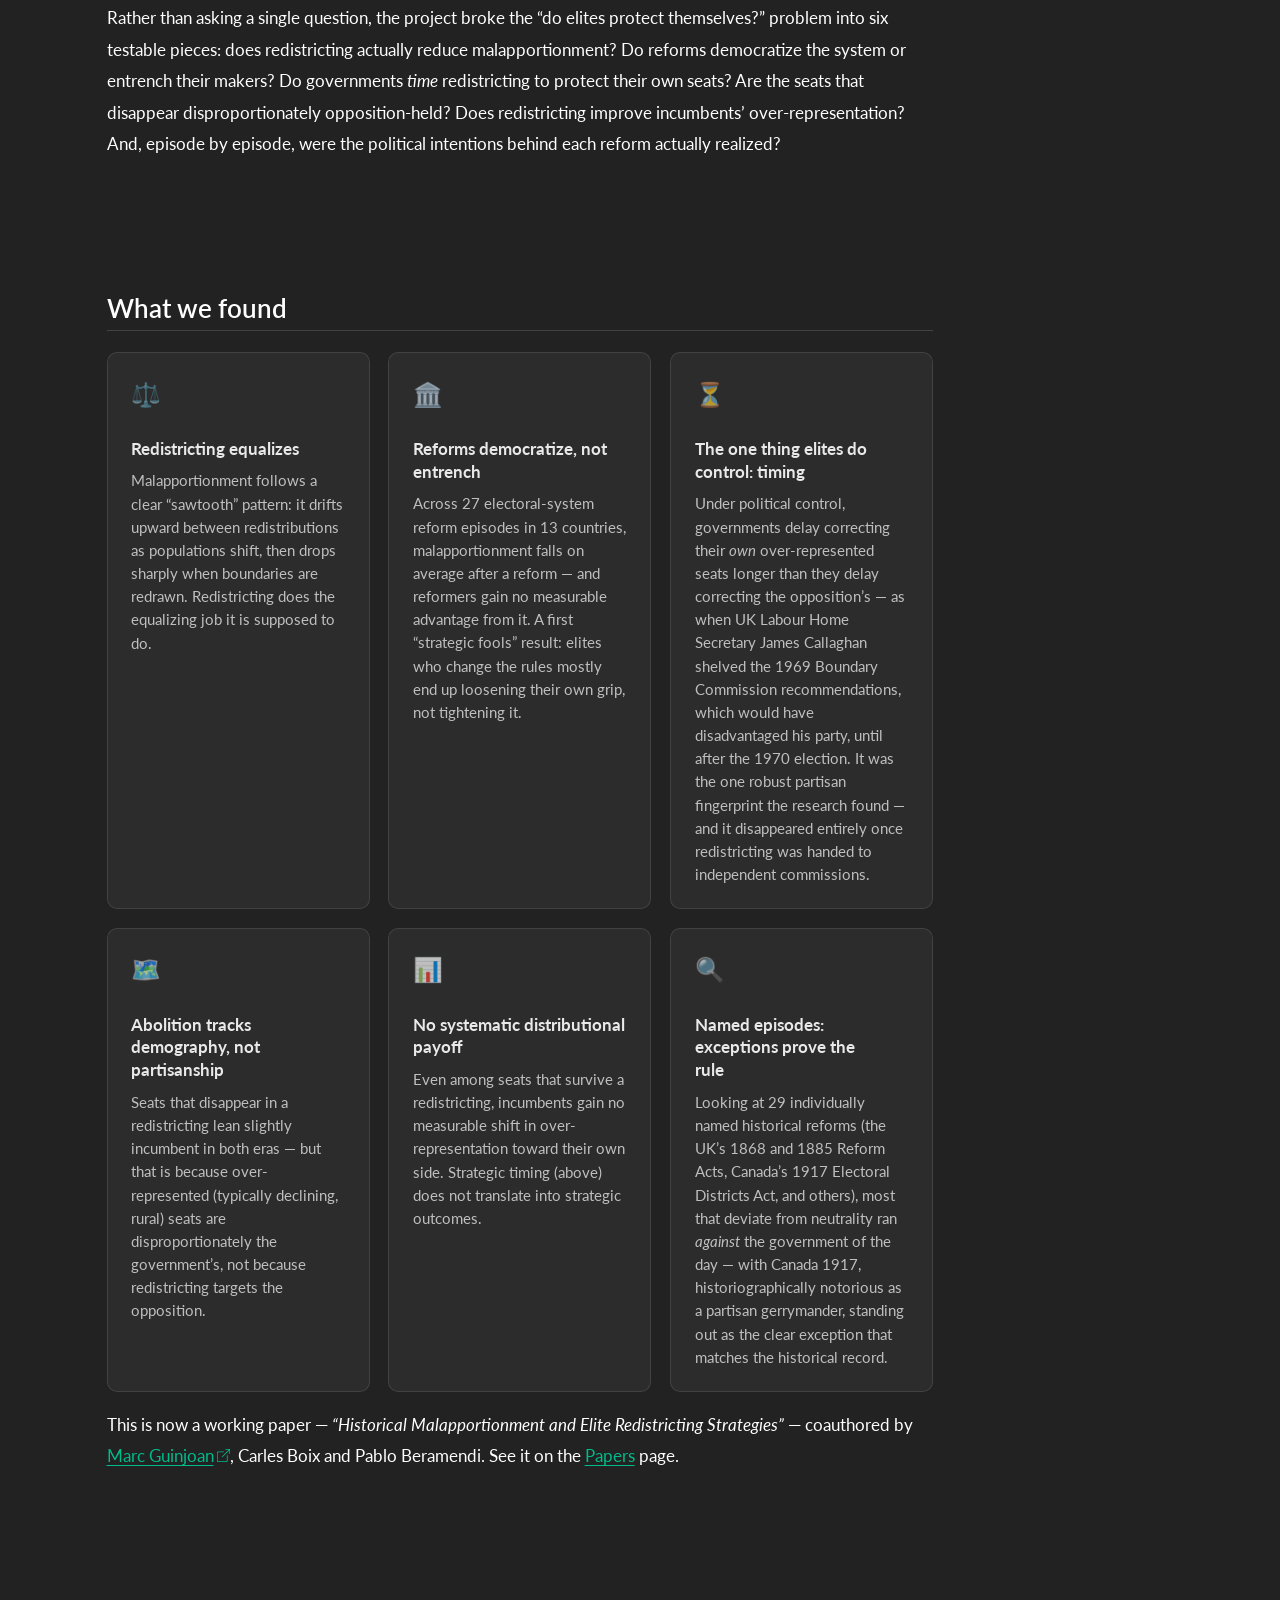
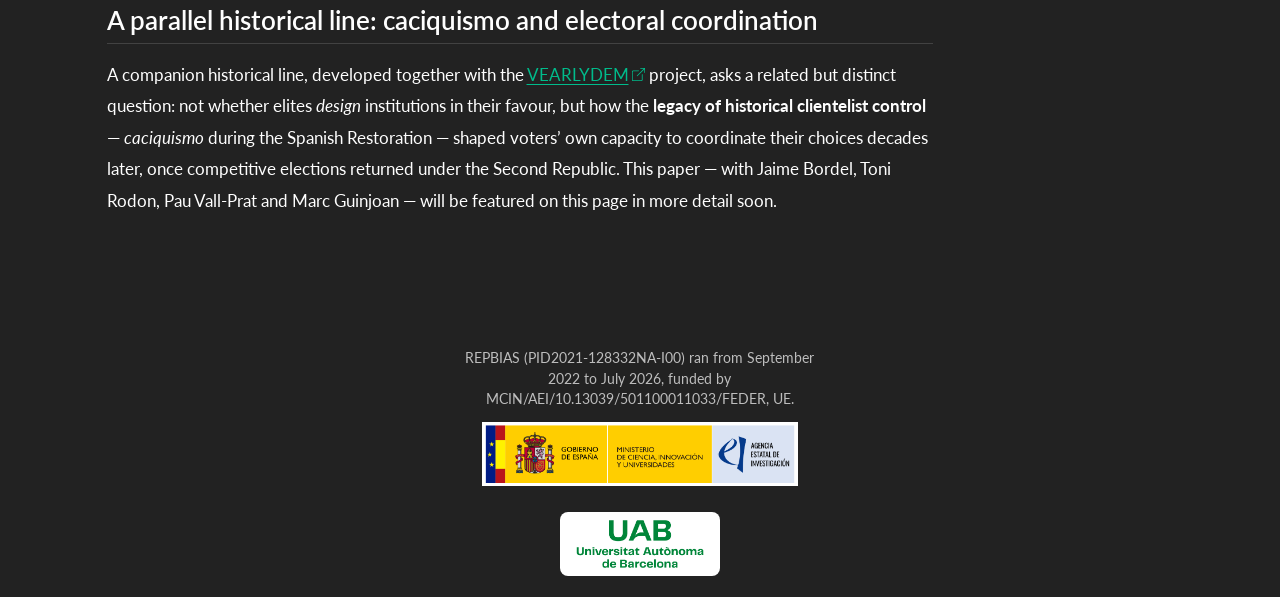
<file: docs/origins.html>
<!DOCTYPE html>
<html xmlns="http://www.w3.org/1999/xhtml" lang="en" xml:lang="en"><head>

<meta charset="utf-8">
<meta name="generator" content="quarto-1.10.18">

<meta name="viewport" content="width=device-width, initial-scale=1.0, user-scalable=yes">


<title>Origins of Institutions – REPBIAS</title>
<style>
/* Default styles provided by pandoc.
** See https://pandoc.org/MANUAL.html#variables-for-html for config info.
*/
span.smallcaps{font-variant: small-caps;}
div.columns{display: flex; gap: 1.5em;}
div.column{flex: auto;}
@media screen {
div.columns{gap: min(4vw, 1.5em);}
div.column{overflow-x: auto;}
}
div.hanging-indent{margin-left: 1.5em; text-indent: -1.5em;}
ul.task-list{list-style: none;}
ul.task-list li input[type="checkbox"] {
  width: 0.8em;
  margin: 0 0.8em 0.2em -1em; /* quarto-specific, see https://github.com/quarto-dev/quarto-cli/issues/4556 */ 
  vertical-align: middle;
}
</style>


<script src="site_libs/quarto-nav/quarto-nav.js"></script>
<script src="site_libs/quarto-nav/headroom.min.js"></script>
<script src="site_libs/clipboard/clipboard.min.js"></script>
<script src="site_libs/quarto-search/autocomplete.umd.js"></script>
<script src="site_libs/quarto-search/fuse.min.js"></script>
<script src="site_libs/quarto-search/quarto-search.js"></script>
<meta name="quarto:offset" content="./">
<script src="site_libs/quarto-html/quarto.js" type="module"></script>
<script src="site_libs/quarto-html/tabsets/tabsets.js" type="module"></script>
<script src="site_libs/quarto-html/popper.min.js"></script>
<script src="site_libs/quarto-html/tippy.umd.min.js"></script>
<script src="site_libs/quarto-html/anchor.min.js"></script>
<link href="site_libs/quarto-html/tippy.css" rel="stylesheet">
<link href="site_libs/quarto-html/quarto-syntax-highlighting-64a204ab8560d761af7679ceaba22944.css" rel="stylesheet" class="quarto-color-scheme" id="quarto-text-highlighting-styles">
<link href="site_libs/quarto-html/quarto-syntax-highlighting-dark-b85bc7c33db8c58e0ec93c3465666fed.css" rel="stylesheet" class="quarto-color-scheme quarto-color-alternate" id="quarto-text-highlighting-styles">
<script src="site_libs/bootstrap/bootstrap.min.js"></script>
<link href="site_libs/bootstrap/bootstrap-icons.css" rel="stylesheet">
<link href="site_libs/bootstrap/bootstrap-92404dd89b1444827012a9e3a58cda88.min.css" rel="stylesheet" append-hash="true" class="quarto-color-scheme" id="quarto-bootstrap" data-mode="light">
<link href="site_libs/bootstrap/bootstrap-dark-8b348f4b4b74a528bf910da1e8c5139e.min.css" rel="stylesheet" append-hash="true" class="quarto-color-scheme quarto-color-alternate" id="quarto-bootstrap" data-mode="dark">
<script id="quarto-search-options" type="application/json">{
  "location": "navbar",
  "copy-button": false,
  "collapse-after": 3,
  "panel-placement": "end",
  "type": "overlay",
  "limit": 50,
  "keyboard-shortcut": [
    "f",
    "/",
    "s"
  ],
  "show-item-context": false,
  "language": {
    "search-no-results-text": "No results",
    "search-matching-documents-text": "matching documents",
    "search-copy-link-title": "Copy link to search",
    "search-hide-matches-text": "Hide additional matches",
    "search-more-match-text": "more match in this document",
    "search-more-matches-text": "more matches in this document",
    "search-clear-button-title": "Clear",
    "search-text-placeholder": "",
    "search-detached-cancel-button-title": "Cancel",
    "search-submit-button-title": "Submit",
    "search-label": "Search"
  }
}</script>


<link rel="stylesheet" href="styles.css">
</head>

<body class="nav-fixed quarto-dark"><script id="quarto-html-before-body" type="application/javascript">
    const toggleBodyColorMode = (bsSheetEl) => {
      const mode = bsSheetEl.getAttribute("data-mode");
      const bodyEl = window.document.querySelector("body");
      if (mode === "dark") {
        bodyEl.classList.add("quarto-dark");
        bodyEl.classList.remove("quarto-light");
      } else {
        bodyEl.classList.add("quarto-light");
        bodyEl.classList.remove("quarto-dark");
      }
    }
    const toggleBodyColorPrimary = () => {
      const bsSheetEl = window.document.querySelector("link#quarto-bootstrap:not([rel=disabled-stylesheet])");
      if (bsSheetEl) {
        toggleBodyColorMode(bsSheetEl);
      }
    }
    const setColorSchemeToggle = (alternate) => {
      const toggles = window.document.querySelectorAll('.quarto-color-scheme-toggle');
      for (let i=0; i < toggles.length; i++) {
        const toggle = toggles[i];
        if (toggle) {
          if (alternate) {
            toggle.classList.add("alternate");
          } else {
            toggle.classList.remove("alternate");
          }
        }
      }
    };
    const toggleColorMode = (alternate) => {
      // Switch the stylesheets
      const primaryStylesheets = window.document.querySelectorAll('link.quarto-color-scheme:not(.quarto-color-alternate)');
      const alternateStylesheets = window.document.querySelectorAll('link.quarto-color-scheme.quarto-color-alternate');
      manageTransitions('#quarto-margin-sidebar .nav-link', false);
      if (alternate) {
        // note: dark is layered on light, we don't disable primary!
        enableStylesheet(alternateStylesheets);
        for (const sheetNode of alternateStylesheets) {
          if (sheetNode.id === "quarto-bootstrap") {
            toggleBodyColorMode(sheetNode);
          }
        }
      } else {
        disableStylesheet(alternateStylesheets);
        enableStylesheet(primaryStylesheets)
        toggleBodyColorPrimary();
      }
      manageTransitions('#quarto-margin-sidebar .nav-link', true);
      // Switch the toggles
      setColorSchemeToggle(alternate)
      // Hack to workaround the fact that safari doesn't
      // properly recolor the scrollbar when toggling (#1455)
      if (navigator.userAgent.indexOf('Safari') > 0 && navigator.userAgent.indexOf('Chrome') == -1) {
        manageTransitions("body", false);
        window.scrollTo(0, 1);
        setTimeout(() => {
          window.scrollTo(0, 0);
          manageTransitions("body", true);
        }, 40);
      }
    }
    const disableStylesheet = (stylesheets) => {
      for (let i=0; i < stylesheets.length; i++) {
        const stylesheet = stylesheets[i];
        stylesheet.rel = 'disabled-stylesheet';
      }
    }
    const enableStylesheet = (stylesheets) => {
      for (let i=0; i < stylesheets.length; i++) {
        const stylesheet = stylesheets[i];
        if(stylesheet.rel !== 'stylesheet') { // for Chrome, which will still FOUC without this check
          stylesheet.rel = 'stylesheet';
        }
      }
    }
    const manageTransitions = (selector, allowTransitions) => {
      const els = window.document.querySelectorAll(selector);
      for (let i=0; i < els.length; i++) {
        const el = els[i];
        if (allowTransitions) {
          el.classList.remove('notransition');
        } else {
          el.classList.add('notransition');
        }
      }
    }
    const isFileUrl = () => {
      return window.location.protocol === 'file:';
    }
    const hasAlternateSentinel = () => {
      let styleSentinel = getColorSchemeSentinel();
      if (styleSentinel !== null) {
        return styleSentinel === "alternate";
      } else {
        return false;
      }
    }
    const setStyleSentinel = (alternate) => {
      const value = alternate ? "alternate" : "default";
      if (!isFileUrl()) {
        window.localStorage.setItem("quarto-color-scheme", value);
      } else {
        localAlternateSentinel = value;
      }
    }
    const getColorSchemeSentinel = () => {
      if (!isFileUrl()) {
        const storageValue = window.localStorage.getItem("quarto-color-scheme");
        return storageValue != null ? storageValue : localAlternateSentinel;
      } else {
        return localAlternateSentinel;
      }
    }
    const toggleGiscusIfUsed = (isAlternate, darkModeDefault) => {
      const baseTheme = document.querySelector('#giscus-base-theme')?.value ?? 'light';
      const alternateTheme = document.querySelector('#giscus-alt-theme')?.value ?? 'dark';
      let newTheme = '';
      if(authorPrefersDark) {
        newTheme = isAlternate ? baseTheme : alternateTheme;
      } else {
        newTheme = isAlternate ? alternateTheme : baseTheme;
      }
      const changeGiscusTheme = () => {
        // From: https://github.com/giscus/giscus/issues/336
        const sendMessage = (message) => {
          const iframe = document.querySelector('iframe.giscus-frame');
          if (!iframe) return;
          iframe.contentWindow.postMessage({ giscus: message }, 'https://giscus.app');
        }
        sendMessage({
          setConfig: {
            theme: newTheme
          }
        });
      }
      const isGiscussLoaded = window.document.querySelector('iframe.giscus-frame') !== null;
      if (isGiscussLoaded) {
        changeGiscusTheme();
      }
    };
    const authorPrefersDark = true;
    const darkModeDefault = authorPrefersDark;
    let localAlternateSentinel = darkModeDefault ? 'alternate' : 'default';
    // Dark / light mode switch
    window.quartoToggleColorScheme = () => {
      // Read the current dark / light value
      let toAlternate = !hasAlternateSentinel();
      toggleColorMode(toAlternate);
      setStyleSentinel(toAlternate);
      toggleGiscusIfUsed(toAlternate, darkModeDefault);
      window.dispatchEvent(new Event('resize'));
    };
    // Switch to dark mode if need be
    if (hasAlternateSentinel()) {
      toggleColorMode(true);
    } else {
      toggleColorMode(false);
    }
  </script>

<div id="quarto-search-results"></div>
  <header id="quarto-header" class="headroom fixed-top">
    <nav class="navbar navbar-expand-lg " data-bs-theme="dark">
      <div class="navbar-container container-fluid">
      <div class="navbar-brand-container mx-auto">
    <a class="navbar-brand" href="./index.html">
    <span class="navbar-title">REPBIAS</span>
    </a>
  </div>
            <div id="quarto-search" class="" title="Search"></div>
          <button class="navbar-toggler" type="button" data-bs-toggle="collapse" data-bs-target="#navbarCollapse" aria-controls="navbarCollapse" role="menu" aria-expanded="false" aria-label="Toggle navigation" onclick="if (window.quartoToggleHeadroom) { window.quartoToggleHeadroom(); }">
  <span class="navbar-toggler-icon"></span>
</button>
          <div class="collapse navbar-collapse" id="navbarCollapse">
            <ul class="navbar-nav navbar-nav-scroll me-auto">
  <li class="nav-item">
    <a class="nav-link" href="./index.html"> 
<span class="menu-text">Home</span></a>
  </li>  
  <li class="nav-item">
    <a class="nav-link active" href="./origins.html" aria-current="page"> 
<span class="menu-text">Origins of Institutions</span></a>
  </li>  
  <li class="nav-item">
    <a class="nav-link" href="./malapportionment-bias.html"> 
<span class="menu-text">Malapportionment Bias</span></a>
  </li>  
  <li class="nav-item">
    <a class="nav-link" href="./minority-representation.html"> 
<span class="menu-text">Minority Representation</span></a>
  </li>  
  <li class="nav-item">
    <a class="nav-link" href="./decomposing-bias.html"> 
<span class="menu-text">Decomposing Bias</span></a>
  </li>  
  <li class="nav-item">
    <a class="nav-link" href="./papers.html"> 
<span class="menu-text">Papers</span></a>
  </li>  
  <li class="nav-item">
    <a class="nav-link" href="./team.html"> 
<span class="menu-text">Team</span></a>
  </li>  
</ul>
          </div> <!-- /navcollapse -->
            <div class="quarto-navbar-tools">
  <a href="" class="quarto-color-scheme-toggle quarto-navigation-tool  px-1" onclick="window.quartoToggleColorScheme(); return false;" title="Toggle dark mode"><i class="bi"></i></a>
</div>
      </div> <!-- /container-fluid -->
    </nav>
</header>
<!-- content -->
<div id="quarto-content" class="quarto-container page-columns page-rows-contents page-layout-full page-navbar">
<!-- sidebar -->
<!-- margin-sidebar -->
    <div id="quarto-margin-sidebar" class="sidebar margin-sidebar">
        <nav id="TOC" role="doc-toc" class="toc-active">
    <h2 id="toc-title">On this page</h2>
   
  <ul>
  <li><a href="#are-electoral-institutions-endogenous-to-the-elites-who-design-them" id="toc-are-electoral-institutions-endogenous-to-the-elites-who-design-them" class="nav-link active" data-scroll-target="#are-electoral-institutions-endogenous-to-the-elites-who-design-them">Are electoral institutions endogenous to the elites who design them?</a></li>
  <li><a href="#what-we-found" id="toc-what-we-found" class="nav-link" data-scroll-target="#what-we-found">What we found</a></li>
  <li><a href="#a-parallel-historical-line-caciquismo-and-electoral-coordination" id="toc-a-parallel-historical-line-caciquismo-and-electoral-coordination" class="nav-link" data-scroll-target="#a-parallel-historical-line-caciquismo-and-electoral-coordination">A parallel historical line: caciquismo and electoral coordination</a></li>
  </ul>
</nav>
    </div>
<!-- main -->
<main class="content column-page-left" id="quarto-document-content">


<header id="title-block-header" class="quarto-title-block default">
<div class="quarto-title">
<h1 class="title">Origins of Institutions</h1>
</div>



<div class="quarto-title-meta column-page-left">

    
  
    
  </div>
  


</header>


<style>
#quarto-margin-sidebar { margin-top: 580px; }
.quarto-title-block { display: none; }
</style>
<div class="hero-section photo-hero" style="background-image:url('images/origins_parliament.jpg');">
  <div class="hero-text">
    <span class="hero-eyebrow">ORIGINS OF INSTITUTIONS</span>
    <h1>Are Electoral Institutions Endogenous?</h1>
    <p>Two centuries of redistricting evidence on whether the elites who design electoral rules bend them to their own advantage.</p>
  </div>
  <div class="hero-credit"><em>The House of Commons, 1833</em> ("The Meeting of the First Reformed Parliament"), by Sir George Hayter — the first sitting of the Commons after the 1832 Reform Act. National Portrait Gallery, London, via Wikimedia Commons (public domain).</div>
  <div class="scroll-hint">↓ scroll to explore</div>
</div>
<section id="are-electoral-institutions-endogenous-to-the-elites-who-design-them" class="level2 project-body">
<h2 class="anchored" data-anchor-id="are-electoral-institutions-endogenous-to-the-elites-who-design-them">Are electoral institutions endogenous to the elites who design them?</h2>
<p>Electoral institutions are not handed down by nature — they are written, and redrawn, by the very political elites who compete under them. This raises an uncomfortable question for democratic theory: if incumbents control the rules of the game, do they bend those rules to protect their own advantage?</p>
<p>To answer this, REPBIAS built one of the largest historical district-level datasets ever assembled for this purpose: <strong>more than 67,000 district-election observations across 14 countries, from 1832 to 2022</strong> — tracking every documented boundary redistribution, and matching districts across successive reforms using large language models to link historical records that could never be reconciled by hand before.</p>
<p>A key design feature ran through the whole analysis: <strong>who draws the map</strong>. All four Commonwealth single-member-district countries moved, over the twentieth century, from redistricting under direct <strong>political control</strong> to <strong>independent commissions</strong> — a natural before/after comparison the project exploited throughout.</p>
<div class="figure-card">
<p><img src="images/redistricting_eras.png" class="img-fluid" alt="Timeline showing redistricting eras by country, coloured by whether boundaries were drawn under political control or by an independent commission, for the UK, Canada, Australia, New Zealand, Denmark and Norway, 1832–2022."></p>
<p class="figure-caption">
Redistricting eras by country, 1832–2022. Red = political control, blue = independent commission. All four Commonwealth SMD countries eventually shifted to independent commissions (UK 1950, New Zealand 1956, Canada 1966, Australia 1984).
</p>
</div>
<p>Rather than asking a single question, the project broke the “do elites protect themselves?” problem into six testable pieces: does redistricting actually reduce malapportionment? Do reforms democratize the system or entrench their makers? Do governments <em>time</em> redistricting to protect their own seats? Are the seats that disappear disproportionately opposition-held? Does redistricting improve incumbents’ over-representation? And, episode by episode, were the political intentions behind each reform actually realized?</p>
</section>
<div></div>
<section id="what-we-found" class="level2 project-body">
<h2 class="anchored" data-anchor-id="what-we-found">What we found</h2>
<div class="insight-grid">
<div class="insight-card surface-card">
<p><span class="insight-icon">⚖️</span></p>
<section id="redistricting-equalizes" class="level4">
<h4 class="anchored" data-anchor-id="redistricting-equalizes">Redistricting equalizes</h4>
<p>Malapportionment follows a clear “sawtooth” pattern: it drifts upward between redistributions as populations shift, then drops sharply when boundaries are redrawn. Redistricting does the equalizing job it is supposed to do.</p>
</section>
</div>
<div class="insight-card surface-card">
<p><span class="insight-icon">🏛️</span></p>
<section id="reforms-democratize-not-entrench" class="level4">
<h4 class="anchored" data-anchor-id="reforms-democratize-not-entrench">Reforms democratize, not entrench</h4>
<p>Across 27 electoral-system reform episodes in 13 countries, malapportionment falls on average after a reform — and reformers gain no measurable advantage from it. A first “strategic fools” result: elites who change the rules mostly end up loosening their own grip, not tightening it.</p>
</section>
</div>
<div class="insight-card surface-card">
<p><span class="insight-icon">⏳</span></p>
<section id="the-one-thing-elites-do-control-timing" class="level4">
<h4 class="anchored" data-anchor-id="the-one-thing-elites-do-control-timing">The one thing elites do control: timing</h4>
<p>Under political control, governments delay correcting their <em>own</em> over-represented seats longer than they delay correcting the opposition’s — as when UK Labour Home Secretary James Callaghan shelved the 1969 Boundary Commission recommendations, which would have disadvantaged his party, until after the 1970 election. It was the one robust partisan fingerprint the research found — and it disappeared entirely once redistricting was handed to independent commissions.</p>
</section>
</div>
<div class="insight-card surface-card">
<p><span class="insight-icon">🗺️</span></p>
<section id="abolition-tracks-demography-not-partisanship" class="level4">
<h4 class="anchored" data-anchor-id="abolition-tracks-demography-not-partisanship">Abolition tracks demography, not partisanship</h4>
<p>Seats that disappear in a redistricting lean slightly incumbent in both eras — but that is because over-represented (typically declining, rural) seats are disproportionately the government’s, not because redistricting targets the opposition.</p>
</section>
</div>
<div class="insight-card surface-card">
<p><span class="insight-icon">📊</span></p>
<section id="no-systematic-distributional-payoff" class="level4">
<h4 class="anchored" data-anchor-id="no-systematic-distributional-payoff">No systematic distributional payoff</h4>
<p>Even among seats that survive a redistricting, incumbents gain no measurable shift in over-representation toward their own side. Strategic timing (above) does not translate into strategic outcomes.</p>
</section>
</div>
<div class="insight-card surface-card">
<p><span class="insight-icon">🔍</span></p>
<section id="named-episodes-exceptions-prove-the-rule" class="level4">
<h4 class="anchored" data-anchor-id="named-episodes-exceptions-prove-the-rule">Named episodes: exceptions prove the rule</h4>
<p>Looking at 29 individually named historical reforms (the UK’s 1868 and 1885 Reform Acts, Canada’s 1917 Electoral Districts Act, and others), most that deviate from neutrality ran <em>against</em> the government of the day — with Canada 1917, historiographically notorious as a partisan gerrymander, standing out as the clear exception that matches the historical record.</p>
</section>
</div>
</div>
<p>This is now a working paper — <em>“Historical Malapportionment and Elite Redistricting Strategies”</em> — coauthored by <a href="http://marcguinjoan.cat">Marc Guinjoan</a>, Carles Boix and Pablo Beramendi. See it on the <a href="./papers.html">Papers</a> page.</p>
</section>
<section id="a-parallel-historical-line-caciquismo-and-electoral-coordination" class="level2 project-body">
<h2 class="anchored" data-anchor-id="a-parallel-historical-line-caciquismo-and-electoral-coordination">A parallel historical line: caciquismo and electoral coordination</h2>
<p>A companion historical line, developed together with the <a href="https://www.tonirodon.cat/ca/projectes/vearlydem/">VEARLYDEM</a> project, asks a related but distinct question: not whether elites <em>design</em> institutions in their favour, but how the <strong>legacy of historical clientelist control</strong> — <em>caciquismo</em> during the Spanish Restoration — shaped voters’ own capacity to coordinate their choices decades later, once competitive elections returned under the Second Republic. This paper — with Jaime Bordel, Toni Rodon, Pau Vall-Prat and Marc Guinjoan — will be featured on this page in more detail soon.</p>
</section>



</main> <!-- /main -->
<script>
(function () {
  function fitHeroes() {
    document.querySelectorAll(".hero-section").forEach(function (hero) {
      hero.style.width = "";
      hero.style.marginLeft = "0px";
      hero.style.marginRight = "0px";
      var rect = hero.getBoundingClientRect();
      var vw = document.documentElement.clientWidth;
      hero.style.marginLeft = (-rect.left) + "px";
      hero.style.width = vw + "px";
    });
  }
  window.addEventListener("load", function () {
    fitHeroes();
    // catch late reflows (web fonts, iframes) that can shift layout
    // slightly after the load event fires
    setTimeout(fitHeroes, 300);
    setTimeout(fitHeroes, 1200);
  });
  var resizeTimer;
  window.addEventListener("resize", function () {
    clearTimeout(resizeTimer);
    resizeTimer = setTimeout(fitHeroes, 150);
  });
})();
</script>
<script id="quarto-html-after-body" type="application/javascript">
  window.document.addEventListener("DOMContentLoaded", function (event) {
    // Ensure there is a toggle, if there isn't float one in the top right
    if (window.document.querySelector('.quarto-color-scheme-toggle') === null) {
      const a = window.document.createElement('a');
      a.classList.add('top-right');
      a.classList.add('quarto-color-scheme-toggle');
      a.href = "";
      a.onclick = function() { try { window.quartoToggleColorScheme(); } catch {} return false; };
      const i = window.document.createElement("i");
      i.classList.add('bi');
      a.appendChild(i);
      window.document.body.appendChild(a);
    }
    setColorSchemeToggle(hasAlternateSentinel())
    const icon = "";
    const anchorJS = new window.AnchorJS();
    anchorJS.options = {
      placement: 'right',
      icon: icon
    };
    anchorJS.add('.anchored');
    const isCodeAnnotation = (el) => {
      for (const clz of el.classList) {
        if (clz.startsWith('code-annotation-')) {                     
          return true;
        }
      }
      return false;
    }
    const onCopySuccess = function(e) {
      // button target
      const button = e.trigger;
      // don't keep focus
      button.blur();
      // flash "checked"
      button.classList.add('code-copy-button-checked');
      var currentTitle = button.getAttribute("title");
      button.setAttribute("title", "Copied!");
      let tooltip;
      if (window.bootstrap) {
        button.setAttribute("data-bs-toggle", "tooltip");
        button.setAttribute("data-bs-placement", "left");
        button.setAttribute("data-bs-title", "Copied!");
        tooltip = new bootstrap.Tooltip(button, 
          { trigger: "manual", 
            customClass: "code-copy-button-tooltip",
            offset: [0, -8]});
        tooltip.show();    
      }
      setTimeout(function() {
        if (tooltip) {
          tooltip.hide();
          button.removeAttribute("data-bs-title");
          button.removeAttribute("data-bs-toggle");
          button.removeAttribute("data-bs-placement");
        }
        button.setAttribute("title", currentTitle);
        button.classList.remove('code-copy-button-checked');
      }, 1000);
      // clear code selection
      e.clearSelection();
    }
    const getTextToCopy = function(trigger) {
      const outerScaffold = trigger.parentElement.cloneNode(true);
      const codeEl = outerScaffold.querySelector('code');
      for (const childEl of codeEl.children) {
        if (isCodeAnnotation(childEl)) {
          childEl.remove();
        }
      }
      return codeEl.innerText;
    }
    const clipboard = new window.ClipboardJS('.code-copy-button:not([data-in-quarto-modal])', {
      text: getTextToCopy
    });
    clipboard.on('success', onCopySuccess);
    if (window.document.getElementById('quarto-embedded-source-code-modal')) {
      const clipboardModal = new window.ClipboardJS('.code-copy-button[data-in-quarto-modal]', {
        text: getTextToCopy,
        container: window.document.getElementById('quarto-embedded-source-code-modal')
      });
      clipboardModal.on('success', onCopySuccess);
    }
      var localhostRegex = new RegExp(/^(?:http|https):\/\/localhost\:?[0-9]*\//);
      var mailtoRegex = new RegExp(/^mailto:/);
        var filterRegex = new RegExp('/' + window.location.host + '/');
      var isInternal = (href) => {
          return filterRegex.test(href) || localhostRegex.test(href) || mailtoRegex.test(href);
      }
      // Inspect non-navigation links and adorn them if external
     var links = window.document.querySelectorAll('a[href]:not(.nav-link):not(.navbar-brand):not(.toc-action):not(.sidebar-link):not(.sidebar-item-toggle):not(.pagination-link):not(.no-external):not([aria-hidden]):not(.dropdown-item):not(.quarto-navigation-tool):not(.about-link)');
      for (var i=0; i<links.length; i++) {
        const link = links[i];
        if (!isInternal(link.href)) {
          // undo the damage that might have been done by quarto-nav.js in the case of
          // links that we want to consider external
          if (link.dataset.originalHref !== undefined) {
            link.href = link.dataset.originalHref;
          }
            // target, if specified
            link.setAttribute("target", "_blank");
            if (link.getAttribute("rel") === null) {
              link.setAttribute("rel", "noopener");
            }
            // default icon
            link.classList.add("external");
        }
      }
    function tippyHover(el, contentFn, onTriggerFn, onUntriggerFn) {
      const config = {
        allowHTML: true,
        maxWidth: 500,
        delay: 100,
        arrow: false,
        appendTo: function(el) {
            return el.parentElement;
        },
        interactive: true,
        interactiveBorder: 10,
        theme: 'quarto',
        placement: 'bottom-start',
      };
      if (contentFn) {
        config.content = contentFn;
      }
      if (onTriggerFn) {
        config.onTrigger = onTriggerFn;
      }
      if (onUntriggerFn) {
        config.onUntrigger = onUntriggerFn;
      }
      window.tippy(el, config); 
    }
    const noterefs = window.document.querySelectorAll('a[role="doc-noteref"]');
    for (var i=0; i<noterefs.length; i++) {
      const ref = noterefs[i];
      tippyHover(ref, function() {
        // use id or data attribute instead here
        let href = ref.getAttribute('data-footnote-href') || ref.getAttribute('href');
        try { href = new URL(href).hash; } catch {}
        const id = href.replace(/^#\/?/, "");
        const note = window.document.getElementById(id);
        if (note) {
          return note.innerHTML;
        } else {
          return "";
        }
      });
    }
    const xrefs = window.document.querySelectorAll('a.quarto-xref');
    const processXRef = (id, note) => {
      // Strip column container classes
      const stripColumnClz = (el) => {
        el.classList.remove("page-full", "page-columns");
        if (el.children) {
          for (const child of el.children) {
            stripColumnClz(child);
          }
        }
      }
      stripColumnClz(note)
      if (id === null || id.startsWith('sec-')) {
        // Special case sections, only their first couple elements
        const container = document.createElement("div");
        if (note.children && note.children.length > 2) {
          container.appendChild(note.children[0].cloneNode(true));
          for (let i = 1; i < note.children.length; i++) {
            const child = note.children[i];
            if (child.tagName === "P" && child.innerText === "") {
              continue;
            } else {
              container.appendChild(child.cloneNode(true));
              break;
            }
          }
          if (window.Quarto?.typesetMath) {
            window.Quarto.typesetMath(container);
          }
          return container.innerHTML
        } else {
          if (window.Quarto?.typesetMath) {
            window.Quarto.typesetMath(note);
          }
          return note.innerHTML;
        }
      } else {
        // Remove any anchor links if they are present
        const anchorLink = note.querySelector('a.anchorjs-link');
        if (anchorLink) {
          anchorLink.remove();
        }
        if (window.Quarto?.typesetMath) {
          window.Quarto.typesetMath(note);
        }
        if (note.classList.contains("callout")) {
          return note.outerHTML;
        } else {
          return note.innerHTML;
        }
      }
    }
    for (var i=0; i<xrefs.length; i++) {
      const xref = xrefs[i];
      tippyHover(xref, undefined, function(instance) {
        instance.disable();
        let url = xref.getAttribute('href');
        let hash = undefined; 
        if (url.startsWith('#')) {
          hash = url;
        } else {
          try { hash = new URL(url).hash; } catch {}
        }
        if (hash) {
          const id = hash.replace(/^#\/?/, "");
          const note = window.document.getElementById(id);
          if (note !== null) {
            try {
              const html = processXRef(id, note.cloneNode(true));
              instance.setContent(html);
            } finally {
              instance.enable();
              instance.show();
            }
          } else {
            // See if we can fetch this
            fetch(url.split('#')[0])
            .then(res => res.text())
            .then(html => {
              const parser = new DOMParser();
              const htmlDoc = parser.parseFromString(html, "text/html");
              const note = htmlDoc.getElementById(id);
              if (note !== null) {
                const html = processXRef(id, note);
                instance.setContent(html);
              } 
            }).finally(() => {
              instance.enable();
              instance.show();
            });
          }
        } else {
          // See if we can fetch a full url (with no hash to target)
          // This is a special case and we should probably do some content thinning / targeting
          fetch(url)
          .then(res => res.text())
          .then(html => {
            const parser = new DOMParser();
            const htmlDoc = parser.parseFromString(html, "text/html");
            const note = htmlDoc.querySelector('main.content');
            if (note !== null) {
              // This should only happen for chapter cross references
              // (since there is no id in the URL)
              // remove the first header
              if (note.children.length > 0 && note.children[0].tagName === "HEADER") {
                note.children[0].remove();
              }
              const html = processXRef(null, note);
              instance.setContent(html);
            } 
          }).finally(() => {
            instance.enable();
            instance.show();
          });
        }
      }, function(instance) {
      });
    }
        let selectedAnnoteEl;
        const selectorForAnnotation = ( cell, annotation) => {
          let cellAttr = 'data-code-cell="' + cell + '"';
          let lineAttr = 'data-code-annotation="' +  annotation + '"';
          const selector = 'span[' + cellAttr + '][' + lineAttr + ']';
          return selector;
        }
        const selectCodeLines = (annoteEl) => {
          const doc = window.document;
          const targetCell = annoteEl.getAttribute("data-target-cell");
          const targetAnnotation = annoteEl.getAttribute("data-target-annotation");
          const annoteSpan = window.document.querySelector(selectorForAnnotation(targetCell, targetAnnotation));
          const lines = annoteSpan.getAttribute("data-code-lines").split(",");
          const lineIds = lines.map((line) => {
            return targetCell + "-" + line;
          })
          let top = null;
          let height = null;
          let parent = null;
          if (lineIds.length > 0) {
              //compute the position of the single el (top and bottom and make a div)
              const el = window.document.getElementById(lineIds[0]);
              top = el.offsetTop;
              height = el.offsetHeight;
              parent = el.parentElement.parentElement;
            if (lineIds.length > 1) {
              const lastEl = window.document.getElementById(lineIds[lineIds.length - 1]);
              const bottom = lastEl.offsetTop + lastEl.offsetHeight;
              height = bottom - top;
            }
            if (top !== null && height !== null && parent !== null) {
              // cook up a div (if necessary) and position it 
              let div = window.document.getElementById("code-annotation-line-highlight");
              if (div === null) {
                div = window.document.createElement("div");
                div.setAttribute("id", "code-annotation-line-highlight");
                div.style.position = 'absolute';
                parent.appendChild(div);
              }
              div.style.top = top - 2 + "px";
              div.style.height = height + 4 + "px";
              div.style.left = 0;
              let gutterDiv = window.document.getElementById("code-annotation-line-highlight-gutter");
              if (gutterDiv === null) {
                gutterDiv = window.document.createElement("div");
                gutterDiv.setAttribute("id", "code-annotation-line-highlight-gutter");
                gutterDiv.style.position = 'absolute';
                const codeCell = window.document.getElementById(targetCell);
                const gutter = codeCell.querySelector('.code-annotation-gutter');
                gutter.appendChild(gutterDiv);
              }
              gutterDiv.style.top = top - 2 + "px";
              gutterDiv.style.height = height + 4 + "px";
            }
            selectedAnnoteEl = annoteEl;
          }
        };
        const unselectCodeLines = () => {
          const elementsIds = ["code-annotation-line-highlight", "code-annotation-line-highlight-gutter"];
          elementsIds.forEach((elId) => {
            const div = window.document.getElementById(elId);
            if (div) {
              div.remove();
            }
          });
          selectedAnnoteEl = undefined;
        };
          // Handle positioning of the toggle
      window.addEventListener(
        "resize",
        throttle(() => {
          elRect = undefined;
          if (selectedAnnoteEl) {
            selectCodeLines(selectedAnnoteEl);
          }
        }, 10)
      );
      function throttle(fn, ms) {
      let throttle = false;
      let timer;
        return (...args) => {
          if(!throttle) { // first call gets through
              fn.apply(this, args);
              throttle = true;
          } else { // all the others get throttled
              if(timer) clearTimeout(timer); // cancel #2
              timer = setTimeout(() => {
                fn.apply(this, args);
                timer = throttle = false;
              }, ms);
          }
        };
      }
        // Attach click handler to the DT
        const annoteDls = window.document.querySelectorAll('dt[data-target-cell]');
        for (const annoteDlNode of annoteDls) {
          annoteDlNode.addEventListener('click', (event) => {
            const clickedEl = event.target;
            if (clickedEl !== selectedAnnoteEl) {
              unselectCodeLines();
              const activeEl = window.document.querySelector('dt[data-target-cell].code-annotation-active');
              if (activeEl) {
                activeEl.classList.remove('code-annotation-active');
              }
              selectCodeLines(clickedEl);
              clickedEl.classList.add('code-annotation-active');
            } else {
              // Unselect the line
              unselectCodeLines();
              clickedEl.classList.remove('code-annotation-active');
            }
          });
        }
    const findCites = (el) => {
      const parentEl = el.parentElement;
      if (parentEl) {
        const cites = parentEl.dataset.cites;
        if (cites) {
          return {
            el,
            cites: cites.split(' ')
          };
        } else {
          return findCites(el.parentElement)
        }
      } else {
        return undefined;
      }
    };
    var bibliorefs = window.document.querySelectorAll('a[role="doc-biblioref"]');
    for (var i=0; i<bibliorefs.length; i++) {
      const ref = bibliorefs[i];
      const citeInfo = findCites(ref);
      if (citeInfo) {
        tippyHover(citeInfo.el, function() {
          var popup = window.document.createElement('div');
          citeInfo.cites.forEach(function(cite) {
            var citeDiv = window.document.createElement('div');
            citeDiv.classList.add('hanging-indent');
            citeDiv.classList.add('csl-entry');
            var biblioDiv = window.document.getElementById('ref-' + cite);
            if (biblioDiv) {
              citeDiv.innerHTML = biblioDiv.innerHTML;
            }
            popup.appendChild(citeDiv);
          });
          return popup.innerHTML;
        });
      }
    }
  });
  </script>
</div> <!-- /content -->
<footer class="footer">
  <div class="nav-footer">
    <div class="nav-footer-left">
      &nbsp;
    </div>   
    <div class="nav-footer-center">
      <ul class="footer-items list-unstyled">
    <li class="nav-item">
 <div class="site-footer-logos">
  <p class="grant-line">REPBIAS (PID2021-128332NA-I00) ran from September 2022 to July 2026, funded by MCIN/AEI/10.13039/501100011033/FEDER, UE.</p>
  <div class="funding-logos">
    <img src="images/logominciu.png" alt="Ministerio de Ciencia, Innovación y Universidades / Agencia Estatal de Investigación">
    <img src="images/logouab.png" class="logo-on-chip" alt="Universitat Autònoma de Barcelona">
  </div>
</div>
  </li>  
</ul>
    </div>
    <div class="nav-footer-right">
      &nbsp;
    </div>
  </div>
</footer>




</body></html>
</file>
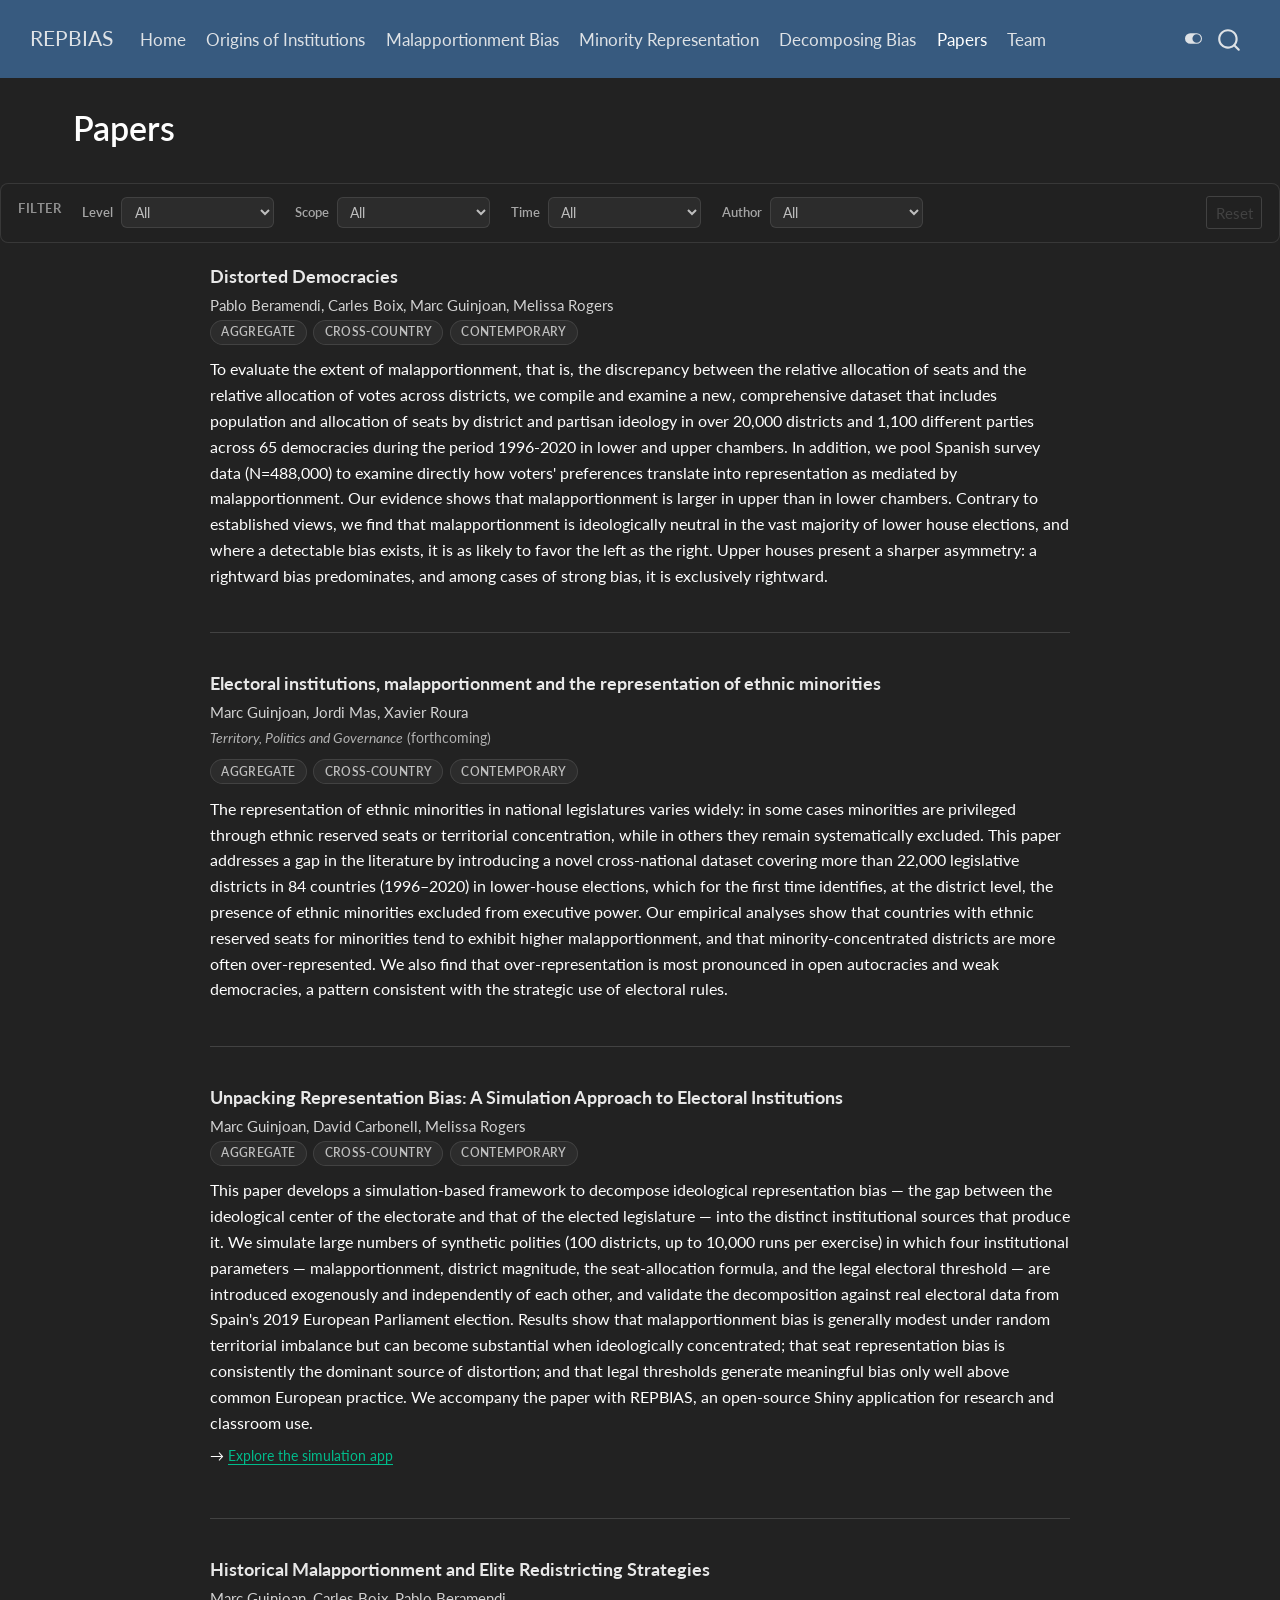
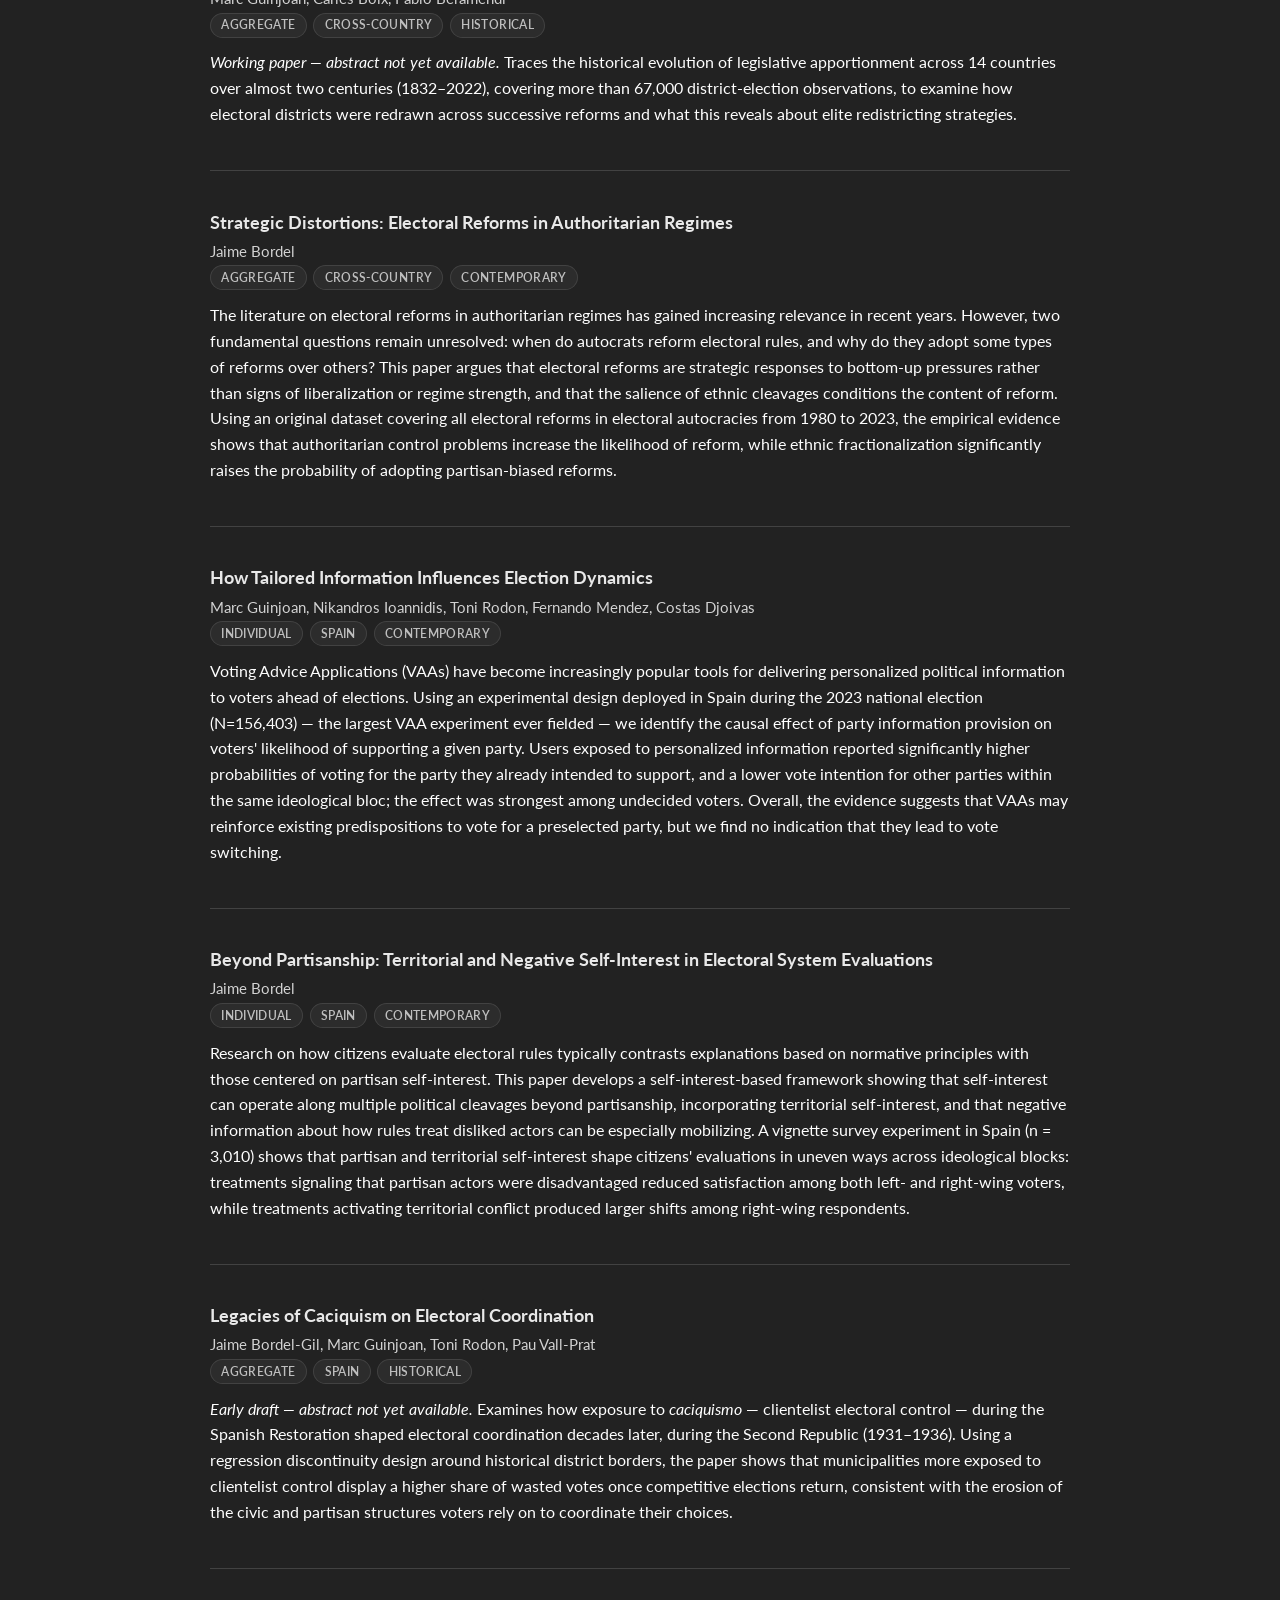
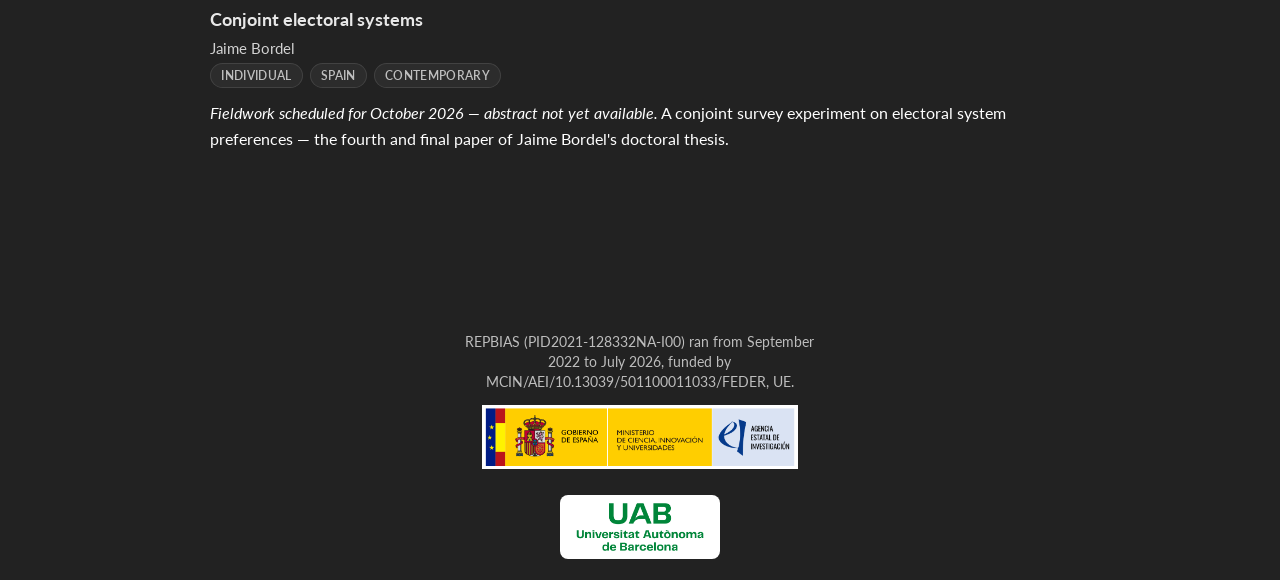
<file: docs/papers.html>
<!DOCTYPE html>
<html xmlns="http://www.w3.org/1999/xhtml" lang="en" xml:lang="en"><head>

<meta charset="utf-8">
<meta name="generator" content="quarto-1.10.18">

<meta name="viewport" content="width=device-width, initial-scale=1.0, user-scalable=yes">


<title>Papers – REPBIAS</title>
<style>
/* Default styles provided by pandoc.
** See https://pandoc.org/MANUAL.html#variables-for-html for config info.
*/
span.smallcaps{font-variant: small-caps;}
div.columns{display: flex; gap: 1.5em;}
div.column{flex: auto;}
@media screen {
div.columns{gap: min(4vw, 1.5em);}
div.column{overflow-x: auto;}
}
div.hanging-indent{margin-left: 1.5em; text-indent: -1.5em;}
ul.task-list{list-style: none;}
ul.task-list li input[type="checkbox"] {
  width: 0.8em;
  margin: 0 0.8em 0.2em -1em; /* quarto-specific, see https://github.com/quarto-dev/quarto-cli/issues/4556 */ 
  vertical-align: middle;
}
</style>


<script src="site_libs/quarto-nav/quarto-nav.js"></script>
<script src="site_libs/quarto-nav/headroom.min.js"></script>
<script src="site_libs/clipboard/clipboard.min.js"></script>
<script src="site_libs/quarto-search/autocomplete.umd.js"></script>
<script src="site_libs/quarto-search/fuse.min.js"></script>
<script src="site_libs/quarto-search/quarto-search.js"></script>
<meta name="quarto:offset" content="./">
<script src="site_libs/quarto-html/quarto.js" type="module"></script>
<script src="site_libs/quarto-html/tabsets/tabsets.js" type="module"></script>
<script src="site_libs/quarto-html/popper.min.js"></script>
<script src="site_libs/quarto-html/tippy.umd.min.js"></script>
<script src="site_libs/quarto-html/anchor.min.js"></script>
<link href="site_libs/quarto-html/tippy.css" rel="stylesheet">
<link href="site_libs/quarto-html/quarto-syntax-highlighting-64a204ab8560d761af7679ceaba22944.css" rel="stylesheet" class="quarto-color-scheme" id="quarto-text-highlighting-styles">
<link href="site_libs/quarto-html/quarto-syntax-highlighting-dark-b85bc7c33db8c58e0ec93c3465666fed.css" rel="stylesheet" class="quarto-color-scheme quarto-color-alternate" id="quarto-text-highlighting-styles">
<script src="site_libs/bootstrap/bootstrap.min.js"></script>
<link href="site_libs/bootstrap/bootstrap-icons.css" rel="stylesheet">
<link href="site_libs/bootstrap/bootstrap-92404dd89b1444827012a9e3a58cda88.min.css" rel="stylesheet" append-hash="true" class="quarto-color-scheme" id="quarto-bootstrap" data-mode="light">
<link href="site_libs/bootstrap/bootstrap-dark-8b348f4b4b74a528bf910da1e8c5139e.min.css" rel="stylesheet" append-hash="true" class="quarto-color-scheme quarto-color-alternate" id="quarto-bootstrap" data-mode="dark">
<script id="quarto-search-options" type="application/json">{
  "location": "navbar",
  "copy-button": false,
  "collapse-after": 3,
  "panel-placement": "end",
  "type": "overlay",
  "limit": 50,
  "keyboard-shortcut": [
    "f",
    "/",
    "s"
  ],
  "show-item-context": false,
  "language": {
    "search-no-results-text": "No results",
    "search-matching-documents-text": "matching documents",
    "search-copy-link-title": "Copy link to search",
    "search-hide-matches-text": "Hide additional matches",
    "search-more-match-text": "more match in this document",
    "search-more-matches-text": "more matches in this document",
    "search-clear-button-title": "Clear",
    "search-text-placeholder": "",
    "search-detached-cancel-button-title": "Cancel",
    "search-submit-button-title": "Submit",
    "search-label": "Search"
  }
}</script>


<link rel="stylesheet" href="styles.css">
</head>

<body class="nav-fixed quarto-dark"><script id="quarto-html-before-body" type="application/javascript">
    const toggleBodyColorMode = (bsSheetEl) => {
      const mode = bsSheetEl.getAttribute("data-mode");
      const bodyEl = window.document.querySelector("body");
      if (mode === "dark") {
        bodyEl.classList.add("quarto-dark");
        bodyEl.classList.remove("quarto-light");
      } else {
        bodyEl.classList.add("quarto-light");
        bodyEl.classList.remove("quarto-dark");
      }
    }
    const toggleBodyColorPrimary = () => {
      const bsSheetEl = window.document.querySelector("link#quarto-bootstrap:not([rel=disabled-stylesheet])");
      if (bsSheetEl) {
        toggleBodyColorMode(bsSheetEl);
      }
    }
    const setColorSchemeToggle = (alternate) => {
      const toggles = window.document.querySelectorAll('.quarto-color-scheme-toggle');
      for (let i=0; i < toggles.length; i++) {
        const toggle = toggles[i];
        if (toggle) {
          if (alternate) {
            toggle.classList.add("alternate");
          } else {
            toggle.classList.remove("alternate");
          }
        }
      }
    };
    const toggleColorMode = (alternate) => {
      // Switch the stylesheets
      const primaryStylesheets = window.document.querySelectorAll('link.quarto-color-scheme:not(.quarto-color-alternate)');
      const alternateStylesheets = window.document.querySelectorAll('link.quarto-color-scheme.quarto-color-alternate');
      manageTransitions('#quarto-margin-sidebar .nav-link', false);
      if (alternate) {
        // note: dark is layered on light, we don't disable primary!
        enableStylesheet(alternateStylesheets);
        for (const sheetNode of alternateStylesheets) {
          if (sheetNode.id === "quarto-bootstrap") {
            toggleBodyColorMode(sheetNode);
          }
        }
      } else {
        disableStylesheet(alternateStylesheets);
        enableStylesheet(primaryStylesheets)
        toggleBodyColorPrimary();
      }
      manageTransitions('#quarto-margin-sidebar .nav-link', true);
      // Switch the toggles
      setColorSchemeToggle(alternate)
      // Hack to workaround the fact that safari doesn't
      // properly recolor the scrollbar when toggling (#1455)
      if (navigator.userAgent.indexOf('Safari') > 0 && navigator.userAgent.indexOf('Chrome') == -1) {
        manageTransitions("body", false);
        window.scrollTo(0, 1);
        setTimeout(() => {
          window.scrollTo(0, 0);
          manageTransitions("body", true);
        }, 40);
      }
    }
    const disableStylesheet = (stylesheets) => {
      for (let i=0; i < stylesheets.length; i++) {
        const stylesheet = stylesheets[i];
        stylesheet.rel = 'disabled-stylesheet';
      }
    }
    const enableStylesheet = (stylesheets) => {
      for (let i=0; i < stylesheets.length; i++) {
        const stylesheet = stylesheets[i];
        if(stylesheet.rel !== 'stylesheet') { // for Chrome, which will still FOUC without this check
          stylesheet.rel = 'stylesheet';
        }
      }
    }
    const manageTransitions = (selector, allowTransitions) => {
      const els = window.document.querySelectorAll(selector);
      for (let i=0; i < els.length; i++) {
        const el = els[i];
        if (allowTransitions) {
          el.classList.remove('notransition');
        } else {
          el.classList.add('notransition');
        }
      }
    }
    const isFileUrl = () => {
      return window.location.protocol === 'file:';
    }
    const hasAlternateSentinel = () => {
      let styleSentinel = getColorSchemeSentinel();
      if (styleSentinel !== null) {
        return styleSentinel === "alternate";
      } else {
        return false;
      }
    }
    const setStyleSentinel = (alternate) => {
      const value = alternate ? "alternate" : "default";
      if (!isFileUrl()) {
        window.localStorage.setItem("quarto-color-scheme", value);
      } else {
        localAlternateSentinel = value;
      }
    }
    const getColorSchemeSentinel = () => {
      if (!isFileUrl()) {
        const storageValue = window.localStorage.getItem("quarto-color-scheme");
        return storageValue != null ? storageValue : localAlternateSentinel;
      } else {
        return localAlternateSentinel;
      }
    }
    const toggleGiscusIfUsed = (isAlternate, darkModeDefault) => {
      const baseTheme = document.querySelector('#giscus-base-theme')?.value ?? 'light';
      const alternateTheme = document.querySelector('#giscus-alt-theme')?.value ?? 'dark';
      let newTheme = '';
      if(authorPrefersDark) {
        newTheme = isAlternate ? baseTheme : alternateTheme;
      } else {
        newTheme = isAlternate ? alternateTheme : baseTheme;
      }
      const changeGiscusTheme = () => {
        // From: https://github.com/giscus/giscus/issues/336
        const sendMessage = (message) => {
          const iframe = document.querySelector('iframe.giscus-frame');
          if (!iframe) return;
          iframe.contentWindow.postMessage({ giscus: message }, 'https://giscus.app');
        }
        sendMessage({
          setConfig: {
            theme: newTheme
          }
        });
      }
      const isGiscussLoaded = window.document.querySelector('iframe.giscus-frame') !== null;
      if (isGiscussLoaded) {
        changeGiscusTheme();
      }
    };
    const authorPrefersDark = true;
    const darkModeDefault = authorPrefersDark;
    let localAlternateSentinel = darkModeDefault ? 'alternate' : 'default';
    // Dark / light mode switch
    window.quartoToggleColorScheme = () => {
      // Read the current dark / light value
      let toAlternate = !hasAlternateSentinel();
      toggleColorMode(toAlternate);
      setStyleSentinel(toAlternate);
      toggleGiscusIfUsed(toAlternate, darkModeDefault);
      window.dispatchEvent(new Event('resize'));
    };
    // Switch to dark mode if need be
    if (hasAlternateSentinel()) {
      toggleColorMode(true);
    } else {
      toggleColorMode(false);
    }
  </script>

<div id="quarto-search-results"></div>
  <header id="quarto-header" class="headroom fixed-top">
    <nav class="navbar navbar-expand-lg " data-bs-theme="dark">
      <div class="navbar-container container-fluid">
      <div class="navbar-brand-container mx-auto">
    <a class="navbar-brand" href="./index.html">
    <span class="navbar-title">REPBIAS</span>
    </a>
  </div>
            <div id="quarto-search" class="" title="Search"></div>
          <button class="navbar-toggler" type="button" data-bs-toggle="collapse" data-bs-target="#navbarCollapse" aria-controls="navbarCollapse" role="menu" aria-expanded="false" aria-label="Toggle navigation" onclick="if (window.quartoToggleHeadroom) { window.quartoToggleHeadroom(); }">
  <span class="navbar-toggler-icon"></span>
</button>
          <div class="collapse navbar-collapse" id="navbarCollapse">
            <ul class="navbar-nav navbar-nav-scroll me-auto">
  <li class="nav-item">
    <a class="nav-link" href="./index.html"> 
<span class="menu-text">Home</span></a>
  </li>  
  <li class="nav-item">
    <a class="nav-link" href="./origins.html"> 
<span class="menu-text">Origins of Institutions</span></a>
  </li>  
  <li class="nav-item">
    <a class="nav-link" href="./malapportionment-bias.html"> 
<span class="menu-text">Malapportionment Bias</span></a>
  </li>  
  <li class="nav-item">
    <a class="nav-link" href="./minority-representation.html"> 
<span class="menu-text">Minority Representation</span></a>
  </li>  
  <li class="nav-item">
    <a class="nav-link" href="./decomposing-bias.html"> 
<span class="menu-text">Decomposing Bias</span></a>
  </li>  
  <li class="nav-item">
    <a class="nav-link active" href="./papers.html" aria-current="page"> 
<span class="menu-text">Papers</span></a>
  </li>  
  <li class="nav-item">
    <a class="nav-link" href="./team.html"> 
<span class="menu-text">Team</span></a>
  </li>  
</ul>
          </div> <!-- /navcollapse -->
            <div class="quarto-navbar-tools">
  <a href="" class="quarto-color-scheme-toggle quarto-navigation-tool  px-1" onclick="window.quartoToggleColorScheme(); return false;" title="Toggle dark mode"><i class="bi"></i></a>
</div>
      </div> <!-- /container-fluid -->
    </nav>
</header>
<!-- content -->
<div id="quarto-content" class="quarto-container page-columns page-rows-contents page-layout-full page-navbar">
<!-- sidebar -->
<!-- margin-sidebar -->
    
<!-- main -->
<main class="content page-columns page-full column-page" id="quarto-document-content">


<header id="title-block-header" class="quarto-title-block default">
<div class="quarto-title">
<h1 class="title">Papers</h1>
</div>



<div class="quarto-title-meta column-page">

    
  
    
  </div>
  


</header>


<div id="papers-layout" class="page-columns page-full">

<!-- ── Sidebar ─────────────────────────────────────────────────────────── -->
<aside id="papers-sidebar" class="headroom-target">
  <p class="sidebar-title">Filter</p>

  <div class="filter-group">
    <span class="filter-label">Level</span>
    <select class="filter-select" data-filter="level">
      <option value="all">All</option>
      <option value="aggregate">Aggregate</option>
      <option value="individual">Individual</option>
    </select>
  </div>

  <div class="filter-group">
    <span class="filter-label">Scope</span>
    <select class="filter-select" data-filter="scope">
      <option value="all">All</option>
      <option value="comparative">Cross-country</option>
      <option value="country">Spain case study</option>
    </select>
  </div>

  <div class="filter-group">
    <span class="filter-label">Time</span>
    <select class="filter-select" data-filter="time">
      <option value="all">All</option>
      <option value="current">Contemporary</option>
      <option value="historical">Historical</option>
    </select>
  </div>

  <div class="filter-group">
    <span class="filter-label">Author</span>
    <select class="filter-select" data-filter="author">
      <option value="all">All</option>
      <option value="beramendi">Beramendi</option>
      <option value="bordel">Bordel</option>
      <option value="boix">Boix</option>
      <option value="carbonell">Carbonell</option>
      <option value="djoivas">Djoivas</option>
      <option value="guinjoan">Guinjoan</option>
      <option value="ioannidis">Ioannidis</option>
      <option value="mas">Mas</option>
      <option value="mendez">Mendez</option>
      <option value="rodon">Rodon</option>
      <option value="rogers">Rogers</option>
      <option value="roura">Roura</option>
      <option value="vallprat">Vall-Prat</option>
    </select>
  </div>

  <button id="reset-filters" class="btn btn-sm btn-outline-secondary">Reset</button>
</aside>

<!-- ── Papers list ──────────────────────────────────────────────────────── -->
<div id="papers-list">

<p id="no-results" style="display:none;">No papers match the current filters.</p>

<div class="paper-card" data-level="aggregate" data-scope="comparative" data-time="current" data-authors="beramendi boix guinjoan rogers">
  <h6 class="paper-title anchored">Distorted Democracies</h6>
  <p class="paper-authors">Pablo Beramendi, Carles Boix, Marc Guinjoan, Melissa Rogers</p>
  <div class="paper-tags">
    <span class="paper-tag">Aggregate</span><span class="paper-tag">Cross-country</span><span class="paper-tag">Contemporary</span>
  </div>
  <p class="abstract">To evaluate the extent of malapportionment, that is, the discrepancy between the relative allocation of seats and the relative allocation of votes across districts, we compile and examine a new, comprehensive dataset that includes population and allocation of seats by district and partisan ideology in over 20,000 districts and 1,100 different parties across 65 democracies during the period 1996-2020 in lower and upper chambers. In addition, we pool Spanish survey data (N=488,000) to examine directly how voters' preferences translate into representation as mediated by malapportionment. Our evidence shows that malapportionment is larger in upper than in lower chambers. Contrary to established views, we find that malapportionment is ideologically neutral in the vast majority of lower house elections, and where a detectable bias exists, it is as likely to favor the left as the right. Upper houses present a sharper asymmetry: a rightward bias predominates, and among cases of strong bias, it is exclusively rightward.</p>
</div>

<div class="paper-card" data-level="aggregate" data-scope="comparative" data-time="current" data-authors="guinjoan mas roura">
  <h6 class="paper-title anchored">Electoral institutions, malapportionment and the representation of ethnic minorities</h6>
  <p class="paper-authors">Marc Guinjoan, Jordi Mas, Xavier Roura</p>
  <p class="paper-venue"><em>Territory, Politics and Governance</em> (forthcoming)</p>
  <div class="paper-tags">
    <span class="paper-tag">Aggregate</span><span class="paper-tag">Cross-country</span><span class="paper-tag">Contemporary</span>
  </div>
  <p class="abstract">The representation of ethnic minorities in national legislatures varies widely: in some cases minorities are privileged through ethnic reserved seats or territorial concentration, while in others they remain systematically excluded. This paper addresses a gap in the literature by introducing a novel cross-national dataset covering more than 22,000 legislative districts in 84 countries (1996–2020) in lower-house elections, which for the first time identifies, at the district level, the presence of ethnic minorities excluded from executive power. Our empirical analyses show that countries with ethnic reserved seats for minorities tend to exhibit higher malapportionment, and that minority-concentrated districts are more often over-represented. We also find that over-representation is most pronounced in open autocracies and weak democracies, a pattern consistent with the strategic use of electoral rules.</p>
</div>

<div class="paper-card" data-level="aggregate" data-scope="comparative" data-time="current" data-authors="guinjoan carbonell rogers">
  <h6 class="paper-title anchored">Unpacking Representation Bias: A Simulation Approach to Electoral Institutions</h6>
  <p class="paper-authors">Marc Guinjoan, David Carbonell, Melissa Rogers</p>
  <div class="paper-tags">
    <span class="paper-tag">Aggregate</span><span class="paper-tag">Cross-country</span><span class="paper-tag">Contemporary</span>
  </div>
  <p class="abstract">This paper develops a simulation-based framework to decompose ideological representation bias — the gap between the ideological center of the electorate and that of the elected legislature — into the distinct institutional sources that produce it. We simulate large numbers of synthetic polities (100 districts, up to 10,000 runs per exercise) in which four institutional parameters — malapportionment, district magnitude, the seat-allocation formula, and the legal electoral threshold — are introduced exogenously and independently of each other, and validate the decomposition against real electoral data from Spain's 2019 European Parliament election. Results show that malapportionment bias is generally modest under random territorial imbalance but can become substantial when ideologically concentrated; that seat representation bias is consistently the dominant source of distortion; and that legal thresholds generate meaningful bias only well above common European practice. We accompany the paper with REPBIAS, an open-source Shiny application for research and classroom use.</p>
  <p class="paper-link">→ <a href="./decomposing-bias.html">Explore the simulation app</a></p>
</div>

<div class="paper-card" data-level="aggregate" data-scope="comparative" data-time="historical" data-authors="guinjoan boix beramendi">
  <h6 class="paper-title anchored">Historical Malapportionment and Elite Redistricting Strategies</h6>
  <p class="paper-authors">Marc Guinjoan, Carles Boix, Pablo Beramendi</p>
  <div class="paper-tags">
    <span class="paper-tag">Aggregate</span><span class="paper-tag">Cross-country</span><span class="paper-tag">Historical</span>
  </div>
  <p class="abstract"><em>Working paper — abstract not yet available.</em> Traces the historical evolution of legislative apportionment across 14 countries over almost two centuries (1832–2022), covering more than 67,000 district-election observations, to examine how electoral districts were redrawn across successive reforms and what this reveals about elite redistricting strategies.</p>
</div>

<div class="paper-card" data-level="aggregate" data-scope="comparative" data-time="current" data-authors="bordel">
  <h6 class="paper-title anchored">Strategic Distortions: Electoral Reforms in Authoritarian Regimes</h6>
  <p class="paper-authors">Jaime Bordel</p>
  <div class="paper-tags">
    <span class="paper-tag">Aggregate</span><span class="paper-tag">Cross-country</span><span class="paper-tag">Contemporary</span>
  </div>
  <p class="abstract">The literature on electoral reforms in authoritarian regimes has gained increasing relevance in recent years. However, two fundamental questions remain unresolved: when do autocrats reform electoral rules, and why do they adopt some types of reforms over others? This paper argues that electoral reforms are strategic responses to bottom-up pressures rather than signs of liberalization or regime strength, and that the salience of ethnic cleavages conditions the content of reform. Using an original dataset covering all electoral reforms in electoral autocracies from 1980 to 2023, the empirical evidence shows that authoritarian control problems increase the likelihood of reform, while ethnic fractionalization significantly raises the probability of adopting partisan-biased reforms.</p>
</div>

<div class="paper-card" data-level="individual" data-scope="country" data-time="current" data-authors="guinjoan ioannidis rodon mendez djoivas">
  <h6 class="paper-title anchored">How Tailored Information Influences Election Dynamics</h6>
  <p class="paper-authors">Marc Guinjoan, Nikandros Ioannidis, Toni Rodon, Fernando Mendez, Costas Djoivas</p>
  <div class="paper-tags">
    <span class="paper-tag">Individual</span><span class="paper-tag">Spain</span><span class="paper-tag">Contemporary</span>
  </div>
  <p class="abstract">Voting Advice Applications (VAAs) have become increasingly popular tools for delivering personalized political information to voters ahead of elections. Using an experimental design deployed in Spain during the 2023 national election (N=156,403) — the largest VAA experiment ever fielded — we identify the causal effect of party information provision on voters' likelihood of supporting a given party. Users exposed to personalized information reported significantly higher probabilities of voting for the party they already intended to support, and a lower vote intention for other parties within the same ideological bloc; the effect was strongest among undecided voters. Overall, the evidence suggests that VAAs may reinforce existing predispositions to vote for a preselected party, but we find no indication that they lead to vote switching.</p>
</div>

<div class="paper-card" data-level="individual" data-scope="country" data-time="current" data-authors="bordel">
  <h6 class="paper-title anchored">Beyond Partisanship: Territorial and Negative Self-Interest in Electoral System Evaluations</h6>
  <p class="paper-authors">Jaime Bordel</p>
  <div class="paper-tags">
    <span class="paper-tag">Individual</span><span class="paper-tag">Spain</span><span class="paper-tag">Contemporary</span>
  </div>
  <p class="abstract">Research on how citizens evaluate electoral rules typically contrasts explanations based on normative principles with those centered on partisan self-interest. This paper develops a self-interest-based framework showing that self-interest can operate along multiple political cleavages beyond partisanship, incorporating territorial self-interest, and that negative information about how rules treat disliked actors can be especially mobilizing. A vignette survey experiment in Spain (n = 3,010) shows that partisan and territorial self-interest shape citizens' evaluations in uneven ways across ideological blocks: treatments signaling that partisan actors were disadvantaged reduced satisfaction among both left- and right-wing voters, while treatments activating territorial conflict produced larger shifts among right-wing respondents.</p>
</div>

<div class="paper-card" data-level="aggregate" data-scope="country" data-time="historical" data-authors="bordel guinjoan rodon vallprat">
  <h6 class="paper-title anchored">Legacies of Caciquism on Electoral Coordination</h6>
  <p class="paper-authors">Jaime Bordel-Gil, Marc Guinjoan, Toni Rodon, Pau Vall-Prat</p>
  <div class="paper-tags">
    <span class="paper-tag">Aggregate</span><span class="paper-tag">Spain</span><span class="paper-tag">Historical</span>
  </div>
  <p class="abstract"><em>Early draft — abstract not yet available.</em> Examines how exposure to <em>caciquismo</em> — clientelist electoral control — during the Spanish Restoration shaped electoral coordination decades later, during the Second Republic (1931–1936). Using a regression discontinuity design around historical district borders, the paper shows that municipalities more exposed to clientelist control display a higher share of wasted votes once competitive elections return, consistent with the erosion of the civic and partisan structures voters rely on to coordinate their choices.</p>
</div>

<div class="paper-card" data-level="individual" data-scope="country" data-time="current" data-authors="bordel">
  <h6 class="paper-title anchored">Conjoint electoral systems</h6>
  <p class="paper-authors">Jaime Bordel</p>
  <div class="paper-tags">
    <span class="paper-tag">Individual</span><span class="paper-tag">Spain</span><span class="paper-tag">Contemporary</span>
  </div>
  <p class="abstract"><em>Fieldwork scheduled for October 2026 — abstract not yet available.</em> A conjoint survey experiment on electoral system preferences — the fourth and final paper of Jaime Bordel's doctoral thesis.</p>
</div>

</div><!-- #papers-list -->
</div><!-- #papers-layout -->

<script>
(function () {
  const cards   = Array.from(document.querySelectorAll('.paper-card'));
  const selects = Array.from(document.querySelectorAll('.filter-select'));
  const noRes   = document.getElementById('no-results');
  const reset   = document.getElementById('reset-filters');

  function applyFilters() {
    const values = {};
    selects.forEach(s => { values[s.dataset.filter] = s.value; });

    let anyVisible = false;
    cards.forEach(card => {
      let show = true;
      Object.keys(values).forEach(key => {
        if (key === 'author') return; // handled separately (multi-value)
        if (values[key] !== 'all' && card.dataset[key] !== values[key]) show = false;
      });
      if (values.author !== 'all') {
        const cardAuthors = (card.dataset.authors || '').split(' ');
        if (!cardAuthors.includes(values.author)) show = false;
      }
      card.style.display = show ? '' : 'none';
      if (show) anyVisible = true;
    });

    noRes.style.display = anyVisible ? 'none' : '';
  }

  selects.forEach(s => s.addEventListener('change', applyFilters));
  reset.addEventListener('click', () => {
    selects.forEach(s => { s.value = 'all'; });
    applyFilters();
  });

  applyFilters();
})();
</script>



</main> <!-- /main -->
<script>
(function () {
  function fitHeroes() {
    document.querySelectorAll(".hero-section").forEach(function (hero) {
      hero.style.width = "";
      hero.style.marginLeft = "0px";
      hero.style.marginRight = "0px";
      var rect = hero.getBoundingClientRect();
      var vw = document.documentElement.clientWidth;
      hero.style.marginLeft = (-rect.left) + "px";
      hero.style.width = vw + "px";
    });
  }
  window.addEventListener("load", function () {
    fitHeroes();
    // catch late reflows (web fonts, iframes) that can shift layout
    // slightly after the load event fires
    setTimeout(fitHeroes, 300);
    setTimeout(fitHeroes, 1200);
  });
  var resizeTimer;
  window.addEventListener("resize", function () {
    clearTimeout(resizeTimer);
    resizeTimer = setTimeout(fitHeroes, 150);
  });
})();
</script>
<script id="quarto-html-after-body" type="application/javascript">
  window.document.addEventListener("DOMContentLoaded", function (event) {
    // Ensure there is a toggle, if there isn't float one in the top right
    if (window.document.querySelector('.quarto-color-scheme-toggle') === null) {
      const a = window.document.createElement('a');
      a.classList.add('top-right');
      a.classList.add('quarto-color-scheme-toggle');
      a.href = "";
      a.onclick = function() { try { window.quartoToggleColorScheme(); } catch {} return false; };
      const i = window.document.createElement("i");
      i.classList.add('bi');
      a.appendChild(i);
      window.document.body.appendChild(a);
    }
    setColorSchemeToggle(hasAlternateSentinel())
    const icon = "";
    const anchorJS = new window.AnchorJS();
    anchorJS.options = {
      placement: 'right',
      icon: icon
    };
    anchorJS.add('.anchored');
    const isCodeAnnotation = (el) => {
      for (const clz of el.classList) {
        if (clz.startsWith('code-annotation-')) {                     
          return true;
        }
      }
      return false;
    }
    const onCopySuccess = function(e) {
      // button target
      const button = e.trigger;
      // don't keep focus
      button.blur();
      // flash "checked"
      button.classList.add('code-copy-button-checked');
      var currentTitle = button.getAttribute("title");
      button.setAttribute("title", "Copied!");
      let tooltip;
      if (window.bootstrap) {
        button.setAttribute("data-bs-toggle", "tooltip");
        button.setAttribute("data-bs-placement", "left");
        button.setAttribute("data-bs-title", "Copied!");
        tooltip = new bootstrap.Tooltip(button, 
          { trigger: "manual", 
            customClass: "code-copy-button-tooltip",
            offset: [0, -8]});
        tooltip.show();    
      }
      setTimeout(function() {
        if (tooltip) {
          tooltip.hide();
          button.removeAttribute("data-bs-title");
          button.removeAttribute("data-bs-toggle");
          button.removeAttribute("data-bs-placement");
        }
        button.setAttribute("title", currentTitle);
        button.classList.remove('code-copy-button-checked');
      }, 1000);
      // clear code selection
      e.clearSelection();
    }
    const getTextToCopy = function(trigger) {
      const outerScaffold = trigger.parentElement.cloneNode(true);
      const codeEl = outerScaffold.querySelector('code');
      for (const childEl of codeEl.children) {
        if (isCodeAnnotation(childEl)) {
          childEl.remove();
        }
      }
      return codeEl.innerText;
    }
    const clipboard = new window.ClipboardJS('.code-copy-button:not([data-in-quarto-modal])', {
      text: getTextToCopy
    });
    clipboard.on('success', onCopySuccess);
    if (window.document.getElementById('quarto-embedded-source-code-modal')) {
      const clipboardModal = new window.ClipboardJS('.code-copy-button[data-in-quarto-modal]', {
        text: getTextToCopy,
        container: window.document.getElementById('quarto-embedded-source-code-modal')
      });
      clipboardModal.on('success', onCopySuccess);
    }
      var localhostRegex = new RegExp(/^(?:http|https):\/\/localhost\:?[0-9]*\//);
      var mailtoRegex = new RegExp(/^mailto:/);
        var filterRegex = new RegExp('/' + window.location.host + '/');
      var isInternal = (href) => {
          return filterRegex.test(href) || localhostRegex.test(href) || mailtoRegex.test(href);
      }
      // Inspect non-navigation links and adorn them if external
     var links = window.document.querySelectorAll('a[href]:not(.nav-link):not(.navbar-brand):not(.toc-action):not(.sidebar-link):not(.sidebar-item-toggle):not(.pagination-link):not(.no-external):not([aria-hidden]):not(.dropdown-item):not(.quarto-navigation-tool):not(.about-link)');
      for (var i=0; i<links.length; i++) {
        const link = links[i];
        if (!isInternal(link.href)) {
          // undo the damage that might have been done by quarto-nav.js in the case of
          // links that we want to consider external
          if (link.dataset.originalHref !== undefined) {
            link.href = link.dataset.originalHref;
          }
            // target, if specified
            link.setAttribute("target", "_blank");
            if (link.getAttribute("rel") === null) {
              link.setAttribute("rel", "noopener");
            }
            // default icon
            link.classList.add("external");
        }
      }
    function tippyHover(el, contentFn, onTriggerFn, onUntriggerFn) {
      const config = {
        allowHTML: true,
        maxWidth: 500,
        delay: 100,
        arrow: false,
        appendTo: function(el) {
            return el.parentElement;
        },
        interactive: true,
        interactiveBorder: 10,
        theme: 'quarto',
        placement: 'bottom-start',
      };
      if (contentFn) {
        config.content = contentFn;
      }
      if (onTriggerFn) {
        config.onTrigger = onTriggerFn;
      }
      if (onUntriggerFn) {
        config.onUntrigger = onUntriggerFn;
      }
      window.tippy(el, config); 
    }
    const noterefs = window.document.querySelectorAll('a[role="doc-noteref"]');
    for (var i=0; i<noterefs.length; i++) {
      const ref = noterefs[i];
      tippyHover(ref, function() {
        // use id or data attribute instead here
        let href = ref.getAttribute('data-footnote-href') || ref.getAttribute('href');
        try { href = new URL(href).hash; } catch {}
        const id = href.replace(/^#\/?/, "");
        const note = window.document.getElementById(id);
        if (note) {
          return note.innerHTML;
        } else {
          return "";
        }
      });
    }
    const xrefs = window.document.querySelectorAll('a.quarto-xref');
    const processXRef = (id, note) => {
      // Strip column container classes
      const stripColumnClz = (el) => {
        el.classList.remove("page-full", "page-columns");
        if (el.children) {
          for (const child of el.children) {
            stripColumnClz(child);
          }
        }
      }
      stripColumnClz(note)
      if (id === null || id.startsWith('sec-')) {
        // Special case sections, only their first couple elements
        const container = document.createElement("div");
        if (note.children && note.children.length > 2) {
          container.appendChild(note.children[0].cloneNode(true));
          for (let i = 1; i < note.children.length; i++) {
            const child = note.children[i];
            if (child.tagName === "P" && child.innerText === "") {
              continue;
            } else {
              container.appendChild(child.cloneNode(true));
              break;
            }
          }
          if (window.Quarto?.typesetMath) {
            window.Quarto.typesetMath(container);
          }
          return container.innerHTML
        } else {
          if (window.Quarto?.typesetMath) {
            window.Quarto.typesetMath(note);
          }
          return note.innerHTML;
        }
      } else {
        // Remove any anchor links if they are present
        const anchorLink = note.querySelector('a.anchorjs-link');
        if (anchorLink) {
          anchorLink.remove();
        }
        if (window.Quarto?.typesetMath) {
          window.Quarto.typesetMath(note);
        }
        if (note.classList.contains("callout")) {
          return note.outerHTML;
        } else {
          return note.innerHTML;
        }
      }
    }
    for (var i=0; i<xrefs.length; i++) {
      const xref = xrefs[i];
      tippyHover(xref, undefined, function(instance) {
        instance.disable();
        let url = xref.getAttribute('href');
        let hash = undefined; 
        if (url.startsWith('#')) {
          hash = url;
        } else {
          try { hash = new URL(url).hash; } catch {}
        }
        if (hash) {
          const id = hash.replace(/^#\/?/, "");
          const note = window.document.getElementById(id);
          if (note !== null) {
            try {
              const html = processXRef(id, note.cloneNode(true));
              instance.setContent(html);
            } finally {
              instance.enable();
              instance.show();
            }
          } else {
            // See if we can fetch this
            fetch(url.split('#')[0])
            .then(res => res.text())
            .then(html => {
              const parser = new DOMParser();
              const htmlDoc = parser.parseFromString(html, "text/html");
              const note = htmlDoc.getElementById(id);
              if (note !== null) {
                const html = processXRef(id, note);
                instance.setContent(html);
              } 
            }).finally(() => {
              instance.enable();
              instance.show();
            });
          }
        } else {
          // See if we can fetch a full url (with no hash to target)
          // This is a special case and we should probably do some content thinning / targeting
          fetch(url)
          .then(res => res.text())
          .then(html => {
            const parser = new DOMParser();
            const htmlDoc = parser.parseFromString(html, "text/html");
            const note = htmlDoc.querySelector('main.content');
            if (note !== null) {
              // This should only happen for chapter cross references
              // (since there is no id in the URL)
              // remove the first header
              if (note.children.length > 0 && note.children[0].tagName === "HEADER") {
                note.children[0].remove();
              }
              const html = processXRef(null, note);
              instance.setContent(html);
            } 
          }).finally(() => {
            instance.enable();
            instance.show();
          });
        }
      }, function(instance) {
      });
    }
        let selectedAnnoteEl;
        const selectorForAnnotation = ( cell, annotation) => {
          let cellAttr = 'data-code-cell="' + cell + '"';
          let lineAttr = 'data-code-annotation="' +  annotation + '"';
          const selector = 'span[' + cellAttr + '][' + lineAttr + ']';
          return selector;
        }
        const selectCodeLines = (annoteEl) => {
          const doc = window.document;
          const targetCell = annoteEl.getAttribute("data-target-cell");
          const targetAnnotation = annoteEl.getAttribute("data-target-annotation");
          const annoteSpan = window.document.querySelector(selectorForAnnotation(targetCell, targetAnnotation));
          const lines = annoteSpan.getAttribute("data-code-lines").split(",");
          const lineIds = lines.map((line) => {
            return targetCell + "-" + line;
          })
          let top = null;
          let height = null;
          let parent = null;
          if (lineIds.length > 0) {
              //compute the position of the single el (top and bottom and make a div)
              const el = window.document.getElementById(lineIds[0]);
              top = el.offsetTop;
              height = el.offsetHeight;
              parent = el.parentElement.parentElement;
            if (lineIds.length > 1) {
              const lastEl = window.document.getElementById(lineIds[lineIds.length - 1]);
              const bottom = lastEl.offsetTop + lastEl.offsetHeight;
              height = bottom - top;
            }
            if (top !== null && height !== null && parent !== null) {
              // cook up a div (if necessary) and position it 
              let div = window.document.getElementById("code-annotation-line-highlight");
              if (div === null) {
                div = window.document.createElement("div");
                div.setAttribute("id", "code-annotation-line-highlight");
                div.style.position = 'absolute';
                parent.appendChild(div);
              }
              div.style.top = top - 2 + "px";
              div.style.height = height + 4 + "px";
              div.style.left = 0;
              let gutterDiv = window.document.getElementById("code-annotation-line-highlight-gutter");
              if (gutterDiv === null) {
                gutterDiv = window.document.createElement("div");
                gutterDiv.setAttribute("id", "code-annotation-line-highlight-gutter");
                gutterDiv.style.position = 'absolute';
                const codeCell = window.document.getElementById(targetCell);
                const gutter = codeCell.querySelector('.code-annotation-gutter');
                gutter.appendChild(gutterDiv);
              }
              gutterDiv.style.top = top - 2 + "px";
              gutterDiv.style.height = height + 4 + "px";
            }
            selectedAnnoteEl = annoteEl;
          }
        };
        const unselectCodeLines = () => {
          const elementsIds = ["code-annotation-line-highlight", "code-annotation-line-highlight-gutter"];
          elementsIds.forEach((elId) => {
            const div = window.document.getElementById(elId);
            if (div) {
              div.remove();
            }
          });
          selectedAnnoteEl = undefined;
        };
          // Handle positioning of the toggle
      window.addEventListener(
        "resize",
        throttle(() => {
          elRect = undefined;
          if (selectedAnnoteEl) {
            selectCodeLines(selectedAnnoteEl);
          }
        }, 10)
      );
      function throttle(fn, ms) {
      let throttle = false;
      let timer;
        return (...args) => {
          if(!throttle) { // first call gets through
              fn.apply(this, args);
              throttle = true;
          } else { // all the others get throttled
              if(timer) clearTimeout(timer); // cancel #2
              timer = setTimeout(() => {
                fn.apply(this, args);
                timer = throttle = false;
              }, ms);
          }
        };
      }
        // Attach click handler to the DT
        const annoteDls = window.document.querySelectorAll('dt[data-target-cell]');
        for (const annoteDlNode of annoteDls) {
          annoteDlNode.addEventListener('click', (event) => {
            const clickedEl = event.target;
            if (clickedEl !== selectedAnnoteEl) {
              unselectCodeLines();
              const activeEl = window.document.querySelector('dt[data-target-cell].code-annotation-active');
              if (activeEl) {
                activeEl.classList.remove('code-annotation-active');
              }
              selectCodeLines(clickedEl);
              clickedEl.classList.add('code-annotation-active');
            } else {
              // Unselect the line
              unselectCodeLines();
              clickedEl.classList.remove('code-annotation-active');
            }
          });
        }
    const findCites = (el) => {
      const parentEl = el.parentElement;
      if (parentEl) {
        const cites = parentEl.dataset.cites;
        if (cites) {
          return {
            el,
            cites: cites.split(' ')
          };
        } else {
          return findCites(el.parentElement)
        }
      } else {
        return undefined;
      }
    };
    var bibliorefs = window.document.querySelectorAll('a[role="doc-biblioref"]');
    for (var i=0; i<bibliorefs.length; i++) {
      const ref = bibliorefs[i];
      const citeInfo = findCites(ref);
      if (citeInfo) {
        tippyHover(citeInfo.el, function() {
          var popup = window.document.createElement('div');
          citeInfo.cites.forEach(function(cite) {
            var citeDiv = window.document.createElement('div');
            citeDiv.classList.add('hanging-indent');
            citeDiv.classList.add('csl-entry');
            var biblioDiv = window.document.getElementById('ref-' + cite);
            if (biblioDiv) {
              citeDiv.innerHTML = biblioDiv.innerHTML;
            }
            popup.appendChild(citeDiv);
          });
          return popup.innerHTML;
        });
      }
    }
  });
  </script>
</div> <!-- /content -->
<footer class="footer">
  <div class="nav-footer">
    <div class="nav-footer-left">
      &nbsp;
    </div>   
    <div class="nav-footer-center">
      <ul class="footer-items list-unstyled">
    <li class="nav-item">
 <div class="site-footer-logos">
  <p class="grant-line">REPBIAS (PID2021-128332NA-I00) ran from September 2022 to July 2026, funded by MCIN/AEI/10.13039/501100011033/FEDER, UE.</p>
  <div class="funding-logos">
    <img src="images/logominciu.png" alt="Ministerio de Ciencia, Innovación y Universidades / Agencia Estatal de Investigación">
    <img src="images/logouab.png" class="logo-on-chip" alt="Universitat Autònoma de Barcelona">
  </div>
</div>
  </li>  
</ul>
    </div>
    <div class="nav-footer-right">
      &nbsp;
    </div>
  </div>
</footer>




</body></html>
</file>
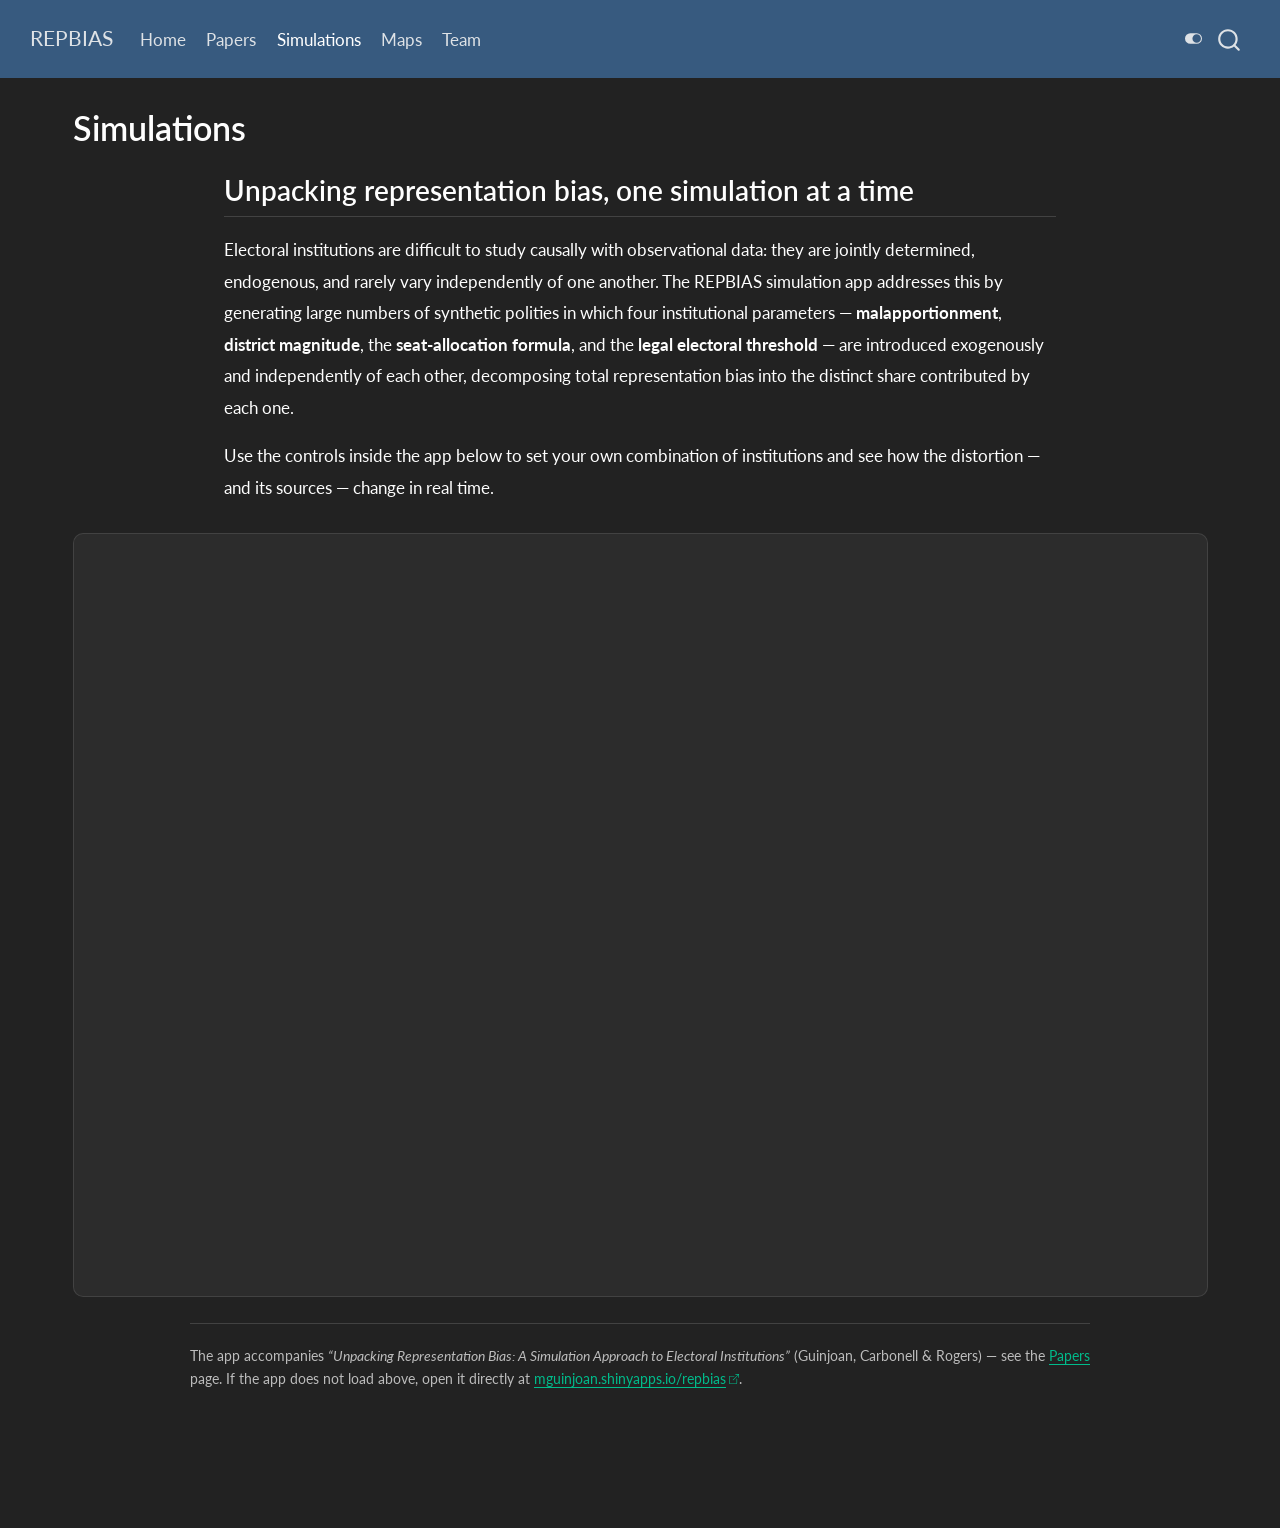
<file: docs/simulations.html>
<!DOCTYPE html>
<html xmlns="http://www.w3.org/1999/xhtml" lang="en" xml:lang="en"><head>

<meta charset="utf-8">
<meta name="generator" content="quarto-1.10.18">

<meta name="viewport" content="width=device-width, initial-scale=1.0, user-scalable=yes">


<title>Simulations – REPBIAS</title>
<style>
/* Default styles provided by pandoc.
** See https://pandoc.org/MANUAL.html#variables-for-html for config info.
*/
span.smallcaps{font-variant: small-caps;}
div.columns{display: flex; gap: 1.5em;}
div.column{flex: auto;}
@media screen {
div.columns{gap: min(4vw, 1.5em);}
div.column{overflow-x: auto;}
}
div.hanging-indent{margin-left: 1.5em; text-indent: -1.5em;}
ul.task-list{list-style: none;}
ul.task-list li input[type="checkbox"] {
  width: 0.8em;
  margin: 0 0.8em 0.2em -1em; /* quarto-specific, see https://github.com/quarto-dev/quarto-cli/issues/4556 */ 
  vertical-align: middle;
}
</style>


<script src="site_libs/quarto-nav/quarto-nav.js"></script>
<script src="site_libs/quarto-nav/headroom.min.js"></script>
<script src="site_libs/clipboard/clipboard.min.js"></script>
<script src="site_libs/quarto-search/autocomplete.umd.js"></script>
<script src="site_libs/quarto-search/fuse.min.js"></script>
<script src="site_libs/quarto-search/quarto-search.js"></script>
<meta name="quarto:offset" content="./">
<script src="site_libs/quarto-html/quarto.js" type="module"></script>
<script src="site_libs/quarto-html/tabsets/tabsets.js" type="module"></script>
<script src="site_libs/quarto-html/popper.min.js"></script>
<script src="site_libs/quarto-html/tippy.umd.min.js"></script>
<script src="site_libs/quarto-html/anchor.min.js"></script>
<link href="site_libs/quarto-html/tippy.css" rel="stylesheet">
<link href="site_libs/quarto-html/quarto-syntax-highlighting-64a204ab8560d761af7679ceaba22944.css" rel="stylesheet" class="quarto-color-scheme" id="quarto-text-highlighting-styles">
<link href="site_libs/quarto-html/quarto-syntax-highlighting-dark-b85bc7c33db8c58e0ec93c3465666fed.css" rel="stylesheet" class="quarto-color-scheme quarto-color-alternate" id="quarto-text-highlighting-styles">
<script src="site_libs/bootstrap/bootstrap.min.js"></script>
<link href="site_libs/bootstrap/bootstrap-icons.css" rel="stylesheet">
<link href="site_libs/bootstrap/bootstrap-92404dd89b1444827012a9e3a58cda88.min.css" rel="stylesheet" append-hash="true" class="quarto-color-scheme" id="quarto-bootstrap" data-mode="light">
<link href="site_libs/bootstrap/bootstrap-dark-8b348f4b4b74a528bf910da1e8c5139e.min.css" rel="stylesheet" append-hash="true" class="quarto-color-scheme quarto-color-alternate" id="quarto-bootstrap" data-mode="dark">
<script id="quarto-search-options" type="application/json">{
  "location": "navbar",
  "copy-button": false,
  "collapse-after": 3,
  "panel-placement": "end",
  "type": "overlay",
  "limit": 50,
  "keyboard-shortcut": [
    "f",
    "/",
    "s"
  ],
  "show-item-context": false,
  "language": {
    "search-no-results-text": "No results",
    "search-matching-documents-text": "matching documents",
    "search-copy-link-title": "Copy link to search",
    "search-hide-matches-text": "Hide additional matches",
    "search-more-match-text": "more match in this document",
    "search-more-matches-text": "more matches in this document",
    "search-clear-button-title": "Clear",
    "search-text-placeholder": "",
    "search-detached-cancel-button-title": "Cancel",
    "search-submit-button-title": "Submit",
    "search-label": "Search"
  }
}</script>


<link rel="stylesheet" href="styles.css">
</head>

<body class="nav-fixed quarto-dark"><script id="quarto-html-before-body" type="application/javascript">
    const toggleBodyColorMode = (bsSheetEl) => {
      const mode = bsSheetEl.getAttribute("data-mode");
      const bodyEl = window.document.querySelector("body");
      if (mode === "dark") {
        bodyEl.classList.add("quarto-dark");
        bodyEl.classList.remove("quarto-light");
      } else {
        bodyEl.classList.add("quarto-light");
        bodyEl.classList.remove("quarto-dark");
      }
    }
    const toggleBodyColorPrimary = () => {
      const bsSheetEl = window.document.querySelector("link#quarto-bootstrap:not([rel=disabled-stylesheet])");
      if (bsSheetEl) {
        toggleBodyColorMode(bsSheetEl);
      }
    }
    const setColorSchemeToggle = (alternate) => {
      const toggles = window.document.querySelectorAll('.quarto-color-scheme-toggle');
      for (let i=0; i < toggles.length; i++) {
        const toggle = toggles[i];
        if (toggle) {
          if (alternate) {
            toggle.classList.add("alternate");
          } else {
            toggle.classList.remove("alternate");
          }
        }
      }
    };
    const toggleColorMode = (alternate) => {
      // Switch the stylesheets
      const primaryStylesheets = window.document.querySelectorAll('link.quarto-color-scheme:not(.quarto-color-alternate)');
      const alternateStylesheets = window.document.querySelectorAll('link.quarto-color-scheme.quarto-color-alternate');
      manageTransitions('#quarto-margin-sidebar .nav-link', false);
      if (alternate) {
        // note: dark is layered on light, we don't disable primary!
        enableStylesheet(alternateStylesheets);
        for (const sheetNode of alternateStylesheets) {
          if (sheetNode.id === "quarto-bootstrap") {
            toggleBodyColorMode(sheetNode);
          }
        }
      } else {
        disableStylesheet(alternateStylesheets);
        enableStylesheet(primaryStylesheets)
        toggleBodyColorPrimary();
      }
      manageTransitions('#quarto-margin-sidebar .nav-link', true);
      // Switch the toggles
      setColorSchemeToggle(alternate)
      // Hack to workaround the fact that safari doesn't
      // properly recolor the scrollbar when toggling (#1455)
      if (navigator.userAgent.indexOf('Safari') > 0 && navigator.userAgent.indexOf('Chrome') == -1) {
        manageTransitions("body", false);
        window.scrollTo(0, 1);
        setTimeout(() => {
          window.scrollTo(0, 0);
          manageTransitions("body", true);
        }, 40);
      }
    }
    const disableStylesheet = (stylesheets) => {
      for (let i=0; i < stylesheets.length; i++) {
        const stylesheet = stylesheets[i];
        stylesheet.rel = 'disabled-stylesheet';
      }
    }
    const enableStylesheet = (stylesheets) => {
      for (let i=0; i < stylesheets.length; i++) {
        const stylesheet = stylesheets[i];
        if(stylesheet.rel !== 'stylesheet') { // for Chrome, which will still FOUC without this check
          stylesheet.rel = 'stylesheet';
        }
      }
    }
    const manageTransitions = (selector, allowTransitions) => {
      const els = window.document.querySelectorAll(selector);
      for (let i=0; i < els.length; i++) {
        const el = els[i];
        if (allowTransitions) {
          el.classList.remove('notransition');
        } else {
          el.classList.add('notransition');
        }
      }
    }
    const isFileUrl = () => {
      return window.location.protocol === 'file:';
    }
    const hasAlternateSentinel = () => {
      let styleSentinel = getColorSchemeSentinel();
      if (styleSentinel !== null) {
        return styleSentinel === "alternate";
      } else {
        return false;
      }
    }
    const setStyleSentinel = (alternate) => {
      const value = alternate ? "alternate" : "default";
      if (!isFileUrl()) {
        window.localStorage.setItem("quarto-color-scheme", value);
      } else {
        localAlternateSentinel = value;
      }
    }
    const getColorSchemeSentinel = () => {
      if (!isFileUrl()) {
        const storageValue = window.localStorage.getItem("quarto-color-scheme");
        return storageValue != null ? storageValue : localAlternateSentinel;
      } else {
        return localAlternateSentinel;
      }
    }
    const toggleGiscusIfUsed = (isAlternate, darkModeDefault) => {
      const baseTheme = document.querySelector('#giscus-base-theme')?.value ?? 'light';
      const alternateTheme = document.querySelector('#giscus-alt-theme')?.value ?? 'dark';
      let newTheme = '';
      if(authorPrefersDark) {
        newTheme = isAlternate ? baseTheme : alternateTheme;
      } else {
        newTheme = isAlternate ? alternateTheme : baseTheme;
      }
      const changeGiscusTheme = () => {
        // From: https://github.com/giscus/giscus/issues/336
        const sendMessage = (message) => {
          const iframe = document.querySelector('iframe.giscus-frame');
          if (!iframe) return;
          iframe.contentWindow.postMessage({ giscus: message }, 'https://giscus.app');
        }
        sendMessage({
          setConfig: {
            theme: newTheme
          }
        });
      }
      const isGiscussLoaded = window.document.querySelector('iframe.giscus-frame') !== null;
      if (isGiscussLoaded) {
        changeGiscusTheme();
      }
    };
    const authorPrefersDark = true;
    const darkModeDefault = authorPrefersDark;
    let localAlternateSentinel = darkModeDefault ? 'alternate' : 'default';
    // Dark / light mode switch
    window.quartoToggleColorScheme = () => {
      // Read the current dark / light value
      let toAlternate = !hasAlternateSentinel();
      toggleColorMode(toAlternate);
      setStyleSentinel(toAlternate);
      toggleGiscusIfUsed(toAlternate, darkModeDefault);
      window.dispatchEvent(new Event('resize'));
    };
    // Switch to dark mode if need be
    if (hasAlternateSentinel()) {
      toggleColorMode(true);
    } else {
      toggleColorMode(false);
    }
  </script>

<div id="quarto-search-results"></div>
  <header id="quarto-header" class="headroom fixed-top">
    <nav class="navbar navbar-expand-lg " data-bs-theme="dark">
      <div class="navbar-container container-fluid">
      <div class="navbar-brand-container mx-auto">
    <a class="navbar-brand" href="./index.html">
    <span class="navbar-title">REPBIAS</span>
    </a>
  </div>
            <div id="quarto-search" class="" title="Search"></div>
          <button class="navbar-toggler" type="button" data-bs-toggle="collapse" data-bs-target="#navbarCollapse" aria-controls="navbarCollapse" role="menu" aria-expanded="false" aria-label="Toggle navigation" onclick="if (window.quartoToggleHeadroom) { window.quartoToggleHeadroom(); }">
  <span class="navbar-toggler-icon"></span>
</button>
          <div class="collapse navbar-collapse" id="navbarCollapse">
            <ul class="navbar-nav navbar-nav-scroll me-auto">
  <li class="nav-item">
    <a class="nav-link" href="./index.html"> 
<span class="menu-text">Home</span></a>
  </li>  
  <li class="nav-item">
    <a class="nav-link" href="./papers.html"> 
<span class="menu-text">Papers</span></a>
  </li>  
  <li class="nav-item">
    <a class="nav-link active" href="./simulations.html" aria-current="page"> 
<span class="menu-text">Simulations</span></a>
  </li>  
  <li class="nav-item">
    <a class="nav-link" href="./maps.html"> 
<span class="menu-text">Maps</span></a>
  </li>  
  <li class="nav-item">
    <a class="nav-link" href="./team.html"> 
<span class="menu-text">Team</span></a>
  </li>  
</ul>
          </div> <!-- /navcollapse -->
            <div class="quarto-navbar-tools">
  <a href="" class="quarto-color-scheme-toggle quarto-navigation-tool  px-1" onclick="window.quartoToggleColorScheme(); return false;" title="Toggle dark mode"><i class="bi"></i></a>
</div>
      </div> <!-- /container-fluid -->
    </nav>
</header>
<!-- content -->
<div id="quarto-content" class="quarto-container page-columns page-rows-contents page-layout-full page-navbar">
<!-- sidebar -->
<!-- margin-sidebar -->
    
<!-- main -->
<main class="content column-page" id="quarto-document-content">


<header id="title-block-header" class="quarto-title-block default">
<div class="quarto-title">
<h1 class="title">Simulations</h1>
</div>



<div class="quarto-title-meta column-page">

    
  
    
  </div>
  


</header>


<section id="unpacking-representation-bias-one-simulation-at-a-time" class="level2 embed-page-body">
<h2 class="anchored" data-anchor-id="unpacking-representation-bias-one-simulation-at-a-time">Unpacking representation bias, one simulation at a time</h2>
<p>Electoral institutions are difficult to study causally with observational data: they are jointly determined, endogenous, and rarely vary independently of one another. The REPBIAS simulation app addresses this by generating large numbers of synthetic polities in which four institutional parameters — <strong>malapportionment</strong>, <strong>district magnitude</strong>, the <strong>seat-allocation formula</strong>, and the <strong>legal electoral threshold</strong> — are introduced exogenously and independently of each other, decomposing total representation bias into the distinct share contributed by each one.</p>
<p>Use the controls inside the app below to set your own combination of institutions and see how the distortion — and its sources — change in real time.</p>
</section>
<div class="embed-wrap surface-card">
<iframe src="https://mguinjoan.shinyapps.io/repbias" loading="lazy" title="REPBIAS interactive simulation app"></iframe>
</div>
<div class="embed-footnote">
<p>The app accompanies <em>“Unpacking Representation Bias: A Simulation Approach to Electoral Institutions”</em> (Guinjoan, Carbonell &amp; Rogers) — see the <a href="./papers.html">Papers</a> page. If the app does not load above, open it directly at <a href="https://mguinjoan.shinyapps.io/repbias" target="_blank">mguinjoan.shinyapps.io/repbias</a>.</p>
</div>



</main> <!-- /main -->
<script id="quarto-html-after-body" type="application/javascript">
  window.document.addEventListener("DOMContentLoaded", function (event) {
    // Ensure there is a toggle, if there isn't float one in the top right
    if (window.document.querySelector('.quarto-color-scheme-toggle') === null) {
      const a = window.document.createElement('a');
      a.classList.add('top-right');
      a.classList.add('quarto-color-scheme-toggle');
      a.href = "";
      a.onclick = function() { try { window.quartoToggleColorScheme(); } catch {} return false; };
      const i = window.document.createElement("i");
      i.classList.add('bi');
      a.appendChild(i);
      window.document.body.appendChild(a);
    }
    setColorSchemeToggle(hasAlternateSentinel())
    const icon = "";
    const anchorJS = new window.AnchorJS();
    anchorJS.options = {
      placement: 'right',
      icon: icon
    };
    anchorJS.add('.anchored');
    const isCodeAnnotation = (el) => {
      for (const clz of el.classList) {
        if (clz.startsWith('code-annotation-')) {                     
          return true;
        }
      }
      return false;
    }
    const onCopySuccess = function(e) {
      // button target
      const button = e.trigger;
      // don't keep focus
      button.blur();
      // flash "checked"
      button.classList.add('code-copy-button-checked');
      var currentTitle = button.getAttribute("title");
      button.setAttribute("title", "Copied!");
      let tooltip;
      if (window.bootstrap) {
        button.setAttribute("data-bs-toggle", "tooltip");
        button.setAttribute("data-bs-placement", "left");
        button.setAttribute("data-bs-title", "Copied!");
        tooltip = new bootstrap.Tooltip(button, 
          { trigger: "manual", 
            customClass: "code-copy-button-tooltip",
            offset: [0, -8]});
        tooltip.show();    
      }
      setTimeout(function() {
        if (tooltip) {
          tooltip.hide();
          button.removeAttribute("data-bs-title");
          button.removeAttribute("data-bs-toggle");
          button.removeAttribute("data-bs-placement");
        }
        button.setAttribute("title", currentTitle);
        button.classList.remove('code-copy-button-checked');
      }, 1000);
      // clear code selection
      e.clearSelection();
    }
    const getTextToCopy = function(trigger) {
      const outerScaffold = trigger.parentElement.cloneNode(true);
      const codeEl = outerScaffold.querySelector('code');
      for (const childEl of codeEl.children) {
        if (isCodeAnnotation(childEl)) {
          childEl.remove();
        }
      }
      return codeEl.innerText;
    }
    const clipboard = new window.ClipboardJS('.code-copy-button:not([data-in-quarto-modal])', {
      text: getTextToCopy
    });
    clipboard.on('success', onCopySuccess);
    if (window.document.getElementById('quarto-embedded-source-code-modal')) {
      const clipboardModal = new window.ClipboardJS('.code-copy-button[data-in-quarto-modal]', {
        text: getTextToCopy,
        container: window.document.getElementById('quarto-embedded-source-code-modal')
      });
      clipboardModal.on('success', onCopySuccess);
    }
      var localhostRegex = new RegExp(/^(?:http|https):\/\/localhost\:?[0-9]*\//);
      var mailtoRegex = new RegExp(/^mailto:/);
        var filterRegex = new RegExp('/' + window.location.host + '/');
      var isInternal = (href) => {
          return filterRegex.test(href) || localhostRegex.test(href) || mailtoRegex.test(href);
      }
      // Inspect non-navigation links and adorn them if external
     var links = window.document.querySelectorAll('a[href]:not(.nav-link):not(.navbar-brand):not(.toc-action):not(.sidebar-link):not(.sidebar-item-toggle):not(.pagination-link):not(.no-external):not([aria-hidden]):not(.dropdown-item):not(.quarto-navigation-tool):not(.about-link)');
      for (var i=0; i<links.length; i++) {
        const link = links[i];
        if (!isInternal(link.href)) {
          // undo the damage that might have been done by quarto-nav.js in the case of
          // links that we want to consider external
          if (link.dataset.originalHref !== undefined) {
            link.href = link.dataset.originalHref;
          }
            // target, if specified
            link.setAttribute("target", "_blank");
            if (link.getAttribute("rel") === null) {
              link.setAttribute("rel", "noopener");
            }
            // default icon
            link.classList.add("external");
        }
      }
    function tippyHover(el, contentFn, onTriggerFn, onUntriggerFn) {
      const config = {
        allowHTML: true,
        maxWidth: 500,
        delay: 100,
        arrow: false,
        appendTo: function(el) {
            return el.parentElement;
        },
        interactive: true,
        interactiveBorder: 10,
        theme: 'quarto',
        placement: 'bottom-start',
      };
      if (contentFn) {
        config.content = contentFn;
      }
      if (onTriggerFn) {
        config.onTrigger = onTriggerFn;
      }
      if (onUntriggerFn) {
        config.onUntrigger = onUntriggerFn;
      }
      window.tippy(el, config); 
    }
    const noterefs = window.document.querySelectorAll('a[role="doc-noteref"]');
    for (var i=0; i<noterefs.length; i++) {
      const ref = noterefs[i];
      tippyHover(ref, function() {
        // use id or data attribute instead here
        let href = ref.getAttribute('data-footnote-href') || ref.getAttribute('href');
        try { href = new URL(href).hash; } catch {}
        const id = href.replace(/^#\/?/, "");
        const note = window.document.getElementById(id);
        if (note) {
          return note.innerHTML;
        } else {
          return "";
        }
      });
    }
    const xrefs = window.document.querySelectorAll('a.quarto-xref');
    const processXRef = (id, note) => {
      // Strip column container classes
      const stripColumnClz = (el) => {
        el.classList.remove("page-full", "page-columns");
        if (el.children) {
          for (const child of el.children) {
            stripColumnClz(child);
          }
        }
      }
      stripColumnClz(note)
      if (id === null || id.startsWith('sec-')) {
        // Special case sections, only their first couple elements
        const container = document.createElement("div");
        if (note.children && note.children.length > 2) {
          container.appendChild(note.children[0].cloneNode(true));
          for (let i = 1; i < note.children.length; i++) {
            const child = note.children[i];
            if (child.tagName === "P" && child.innerText === "") {
              continue;
            } else {
              container.appendChild(child.cloneNode(true));
              break;
            }
          }
          if (window.Quarto?.typesetMath) {
            window.Quarto.typesetMath(container);
          }
          return container.innerHTML
        } else {
          if (window.Quarto?.typesetMath) {
            window.Quarto.typesetMath(note);
          }
          return note.innerHTML;
        }
      } else {
        // Remove any anchor links if they are present
        const anchorLink = note.querySelector('a.anchorjs-link');
        if (anchorLink) {
          anchorLink.remove();
        }
        if (window.Quarto?.typesetMath) {
          window.Quarto.typesetMath(note);
        }
        if (note.classList.contains("callout")) {
          return note.outerHTML;
        } else {
          return note.innerHTML;
        }
      }
    }
    for (var i=0; i<xrefs.length; i++) {
      const xref = xrefs[i];
      tippyHover(xref, undefined, function(instance) {
        instance.disable();
        let url = xref.getAttribute('href');
        let hash = undefined; 
        if (url.startsWith('#')) {
          hash = url;
        } else {
          try { hash = new URL(url).hash; } catch {}
        }
        if (hash) {
          const id = hash.replace(/^#\/?/, "");
          const note = window.document.getElementById(id);
          if (note !== null) {
            try {
              const html = processXRef(id, note.cloneNode(true));
              instance.setContent(html);
            } finally {
              instance.enable();
              instance.show();
            }
          } else {
            // See if we can fetch this
            fetch(url.split('#')[0])
            .then(res => res.text())
            .then(html => {
              const parser = new DOMParser();
              const htmlDoc = parser.parseFromString(html, "text/html");
              const note = htmlDoc.getElementById(id);
              if (note !== null) {
                const html = processXRef(id, note);
                instance.setContent(html);
              } 
            }).finally(() => {
              instance.enable();
              instance.show();
            });
          }
        } else {
          // See if we can fetch a full url (with no hash to target)
          // This is a special case and we should probably do some content thinning / targeting
          fetch(url)
          .then(res => res.text())
          .then(html => {
            const parser = new DOMParser();
            const htmlDoc = parser.parseFromString(html, "text/html");
            const note = htmlDoc.querySelector('main.content');
            if (note !== null) {
              // This should only happen for chapter cross references
              // (since there is no id in the URL)
              // remove the first header
              if (note.children.length > 0 && note.children[0].tagName === "HEADER") {
                note.children[0].remove();
              }
              const html = processXRef(null, note);
              instance.setContent(html);
            } 
          }).finally(() => {
            instance.enable();
            instance.show();
          });
        }
      }, function(instance) {
      });
    }
        let selectedAnnoteEl;
        const selectorForAnnotation = ( cell, annotation) => {
          let cellAttr = 'data-code-cell="' + cell + '"';
          let lineAttr = 'data-code-annotation="' +  annotation + '"';
          const selector = 'span[' + cellAttr + '][' + lineAttr + ']';
          return selector;
        }
        const selectCodeLines = (annoteEl) => {
          const doc = window.document;
          const targetCell = annoteEl.getAttribute("data-target-cell");
          const targetAnnotation = annoteEl.getAttribute("data-target-annotation");
          const annoteSpan = window.document.querySelector(selectorForAnnotation(targetCell, targetAnnotation));
          const lines = annoteSpan.getAttribute("data-code-lines").split(",");
          const lineIds = lines.map((line) => {
            return targetCell + "-" + line;
          })
          let top = null;
          let height = null;
          let parent = null;
          if (lineIds.length > 0) {
              //compute the position of the single el (top and bottom and make a div)
              const el = window.document.getElementById(lineIds[0]);
              top = el.offsetTop;
              height = el.offsetHeight;
              parent = el.parentElement.parentElement;
            if (lineIds.length > 1) {
              const lastEl = window.document.getElementById(lineIds[lineIds.length - 1]);
              const bottom = lastEl.offsetTop + lastEl.offsetHeight;
              height = bottom - top;
            }
            if (top !== null && height !== null && parent !== null) {
              // cook up a div (if necessary) and position it 
              let div = window.document.getElementById("code-annotation-line-highlight");
              if (div === null) {
                div = window.document.createElement("div");
                div.setAttribute("id", "code-annotation-line-highlight");
                div.style.position = 'absolute';
                parent.appendChild(div);
              }
              div.style.top = top - 2 + "px";
              div.style.height = height + 4 + "px";
              div.style.left = 0;
              let gutterDiv = window.document.getElementById("code-annotation-line-highlight-gutter");
              if (gutterDiv === null) {
                gutterDiv = window.document.createElement("div");
                gutterDiv.setAttribute("id", "code-annotation-line-highlight-gutter");
                gutterDiv.style.position = 'absolute';
                const codeCell = window.document.getElementById(targetCell);
                const gutter = codeCell.querySelector('.code-annotation-gutter');
                gutter.appendChild(gutterDiv);
              }
              gutterDiv.style.top = top - 2 + "px";
              gutterDiv.style.height = height + 4 + "px";
            }
            selectedAnnoteEl = annoteEl;
          }
        };
        const unselectCodeLines = () => {
          const elementsIds = ["code-annotation-line-highlight", "code-annotation-line-highlight-gutter"];
          elementsIds.forEach((elId) => {
            const div = window.document.getElementById(elId);
            if (div) {
              div.remove();
            }
          });
          selectedAnnoteEl = undefined;
        };
          // Handle positioning of the toggle
      window.addEventListener(
        "resize",
        throttle(() => {
          elRect = undefined;
          if (selectedAnnoteEl) {
            selectCodeLines(selectedAnnoteEl);
          }
        }, 10)
      );
      function throttle(fn, ms) {
      let throttle = false;
      let timer;
        return (...args) => {
          if(!throttle) { // first call gets through
              fn.apply(this, args);
              throttle = true;
          } else { // all the others get throttled
              if(timer) clearTimeout(timer); // cancel #2
              timer = setTimeout(() => {
                fn.apply(this, args);
                timer = throttle = false;
              }, ms);
          }
        };
      }
        // Attach click handler to the DT
        const annoteDls = window.document.querySelectorAll('dt[data-target-cell]');
        for (const annoteDlNode of annoteDls) {
          annoteDlNode.addEventListener('click', (event) => {
            const clickedEl = event.target;
            if (clickedEl !== selectedAnnoteEl) {
              unselectCodeLines();
              const activeEl = window.document.querySelector('dt[data-target-cell].code-annotation-active');
              if (activeEl) {
                activeEl.classList.remove('code-annotation-active');
              }
              selectCodeLines(clickedEl);
              clickedEl.classList.add('code-annotation-active');
            } else {
              // Unselect the line
              unselectCodeLines();
              clickedEl.classList.remove('code-annotation-active');
            }
          });
        }
    const findCites = (el) => {
      const parentEl = el.parentElement;
      if (parentEl) {
        const cites = parentEl.dataset.cites;
        if (cites) {
          return {
            el,
            cites: cites.split(' ')
          };
        } else {
          return findCites(el.parentElement)
        }
      } else {
        return undefined;
      }
    };
    var bibliorefs = window.document.querySelectorAll('a[role="doc-biblioref"]');
    for (var i=0; i<bibliorefs.length; i++) {
      const ref = bibliorefs[i];
      const citeInfo = findCites(ref);
      if (citeInfo) {
        tippyHover(citeInfo.el, function() {
          var popup = window.document.createElement('div');
          citeInfo.cites.forEach(function(cite) {
            var citeDiv = window.document.createElement('div');
            citeDiv.classList.add('hanging-indent');
            citeDiv.classList.add('csl-entry');
            var biblioDiv = window.document.getElementById('ref-' + cite);
            if (biblioDiv) {
              citeDiv.innerHTML = biblioDiv.innerHTML;
            }
            popup.appendChild(citeDiv);
          });
          return popup.innerHTML;
        });
      }
    }
  });
  </script>
</div> <!-- /content -->




</body></html>
</file>
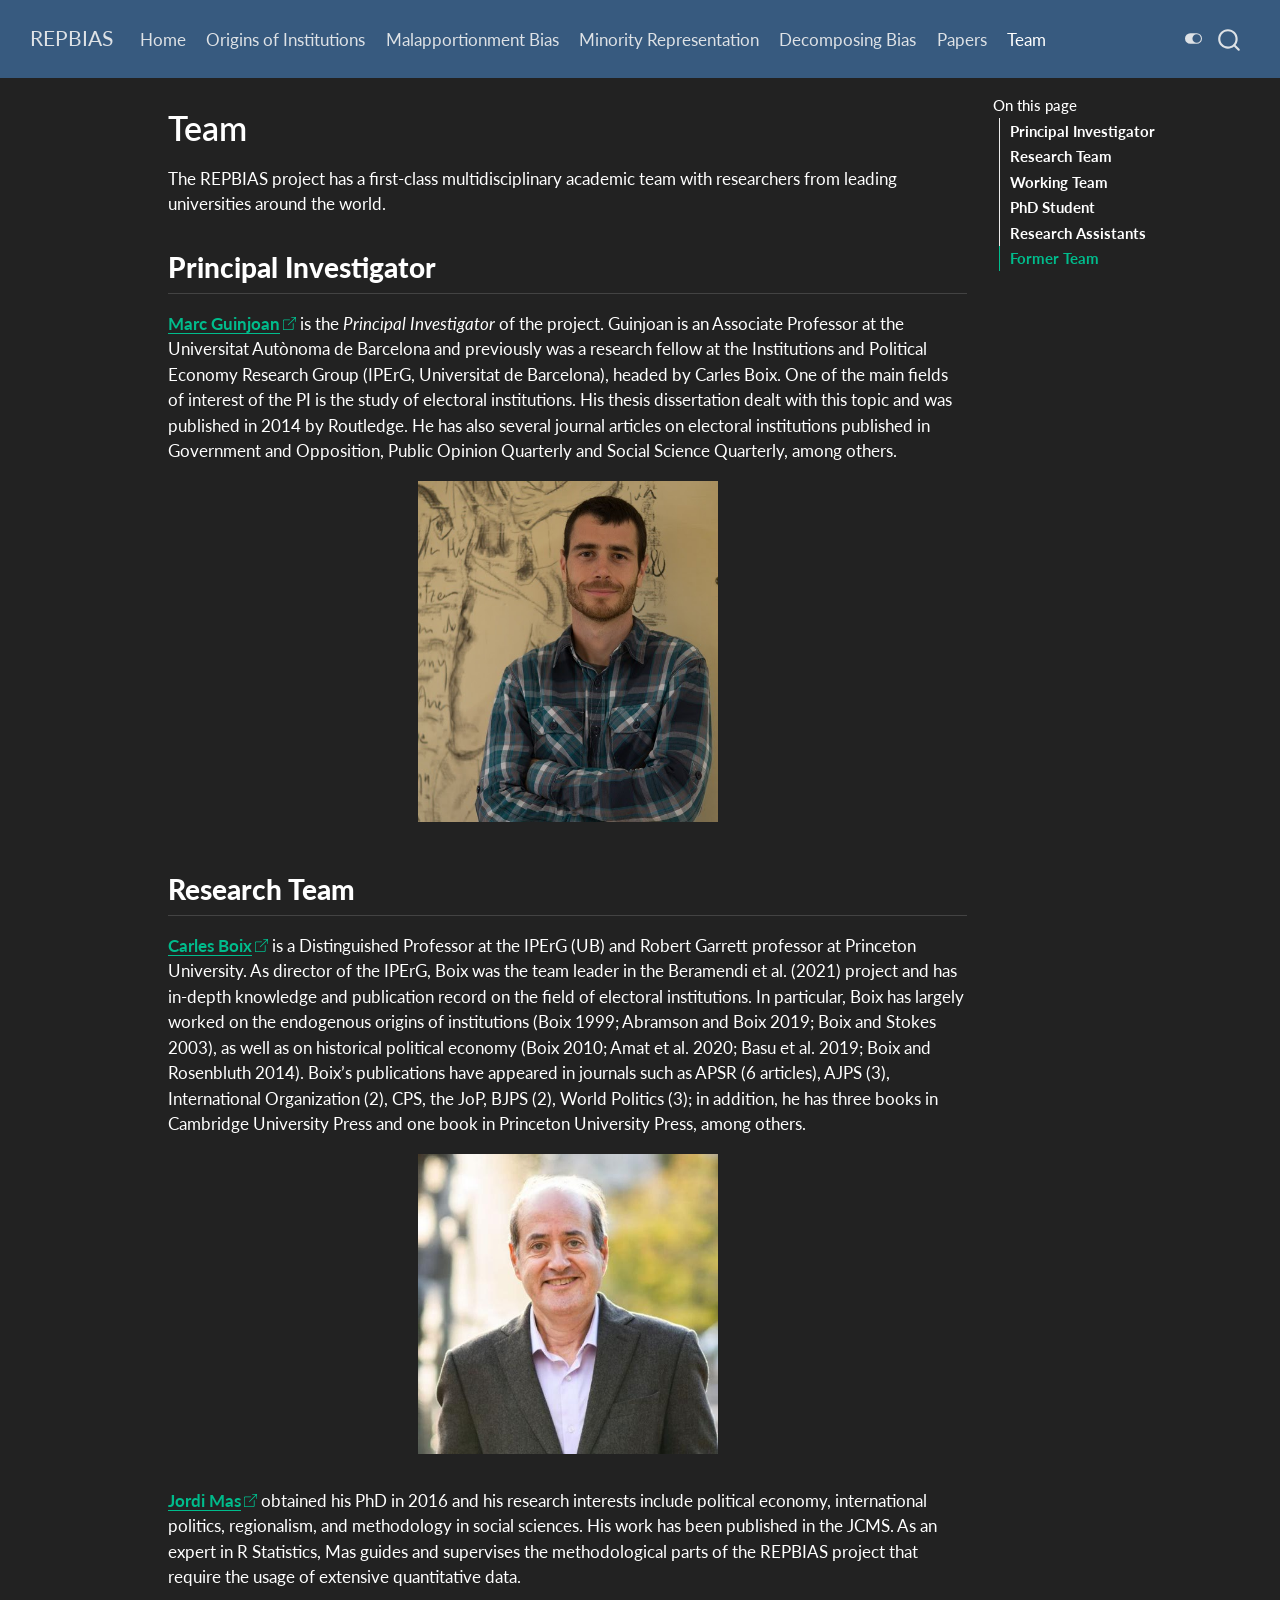
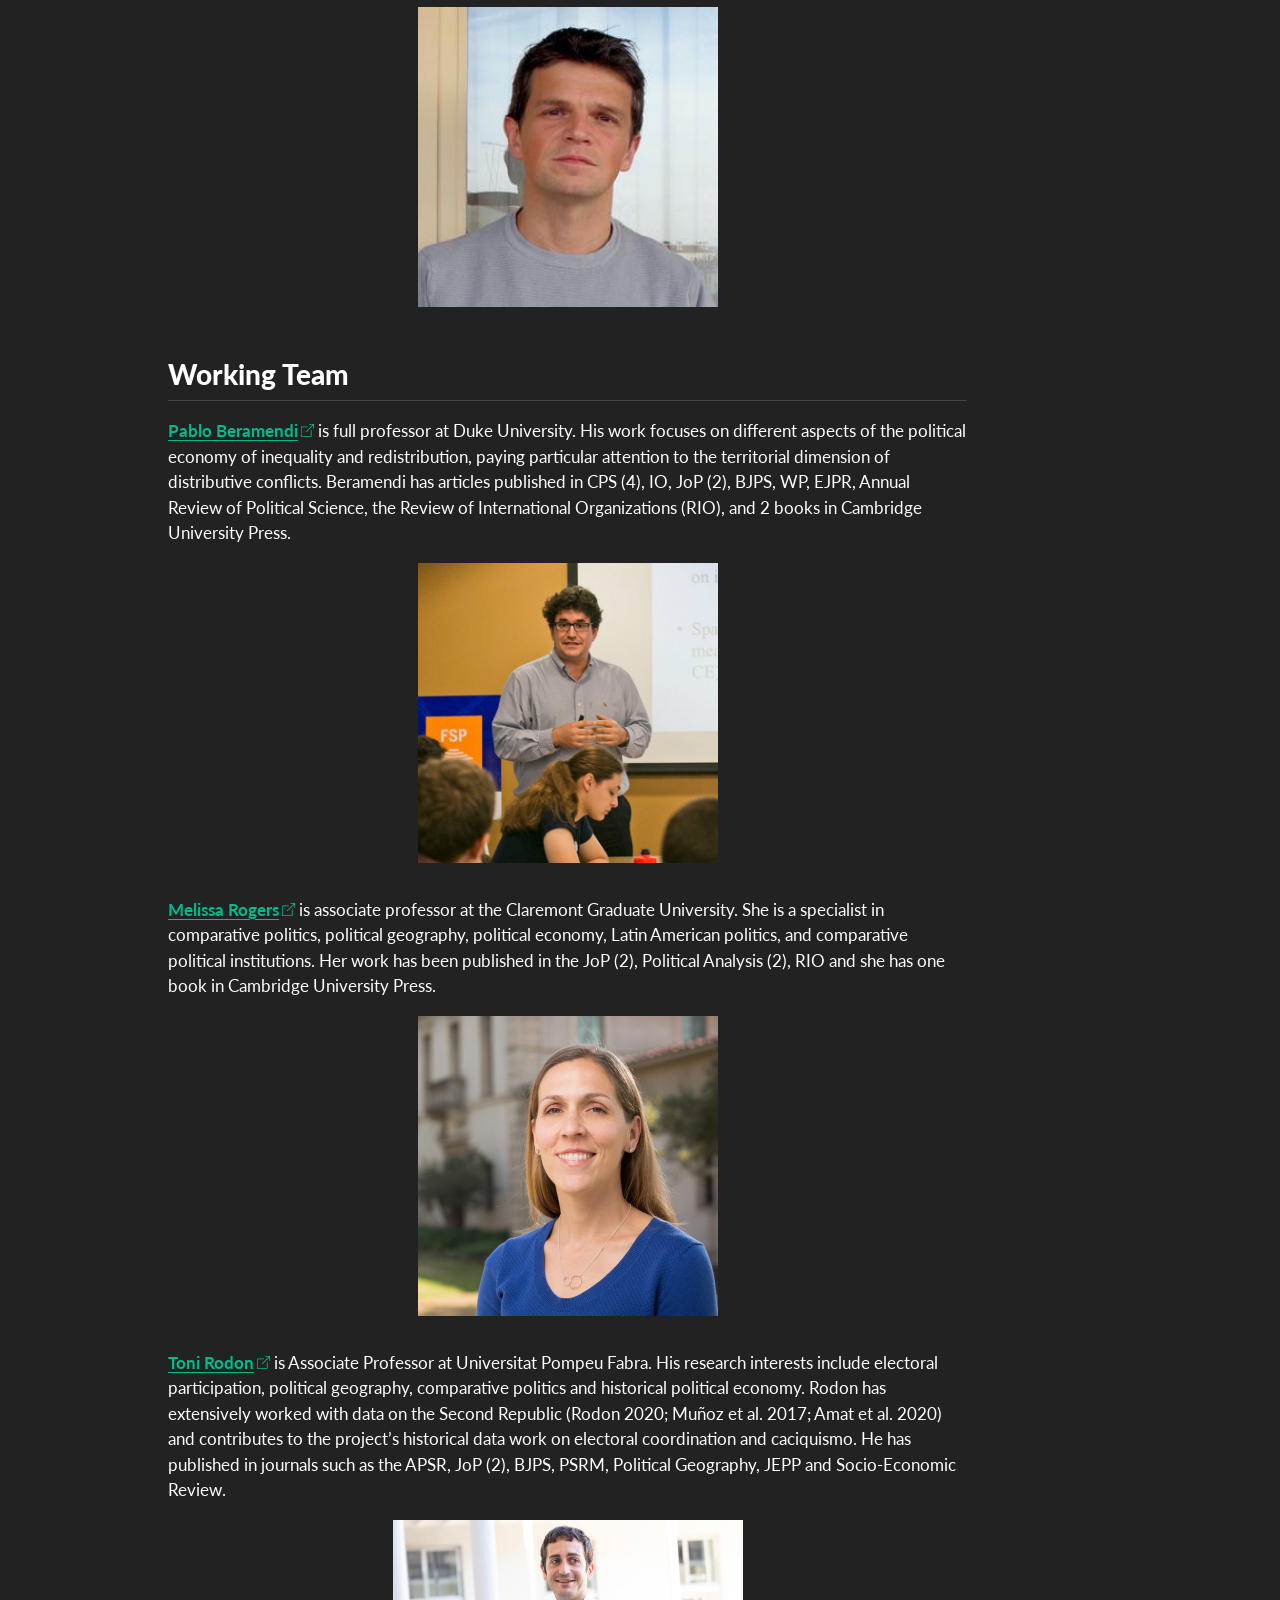
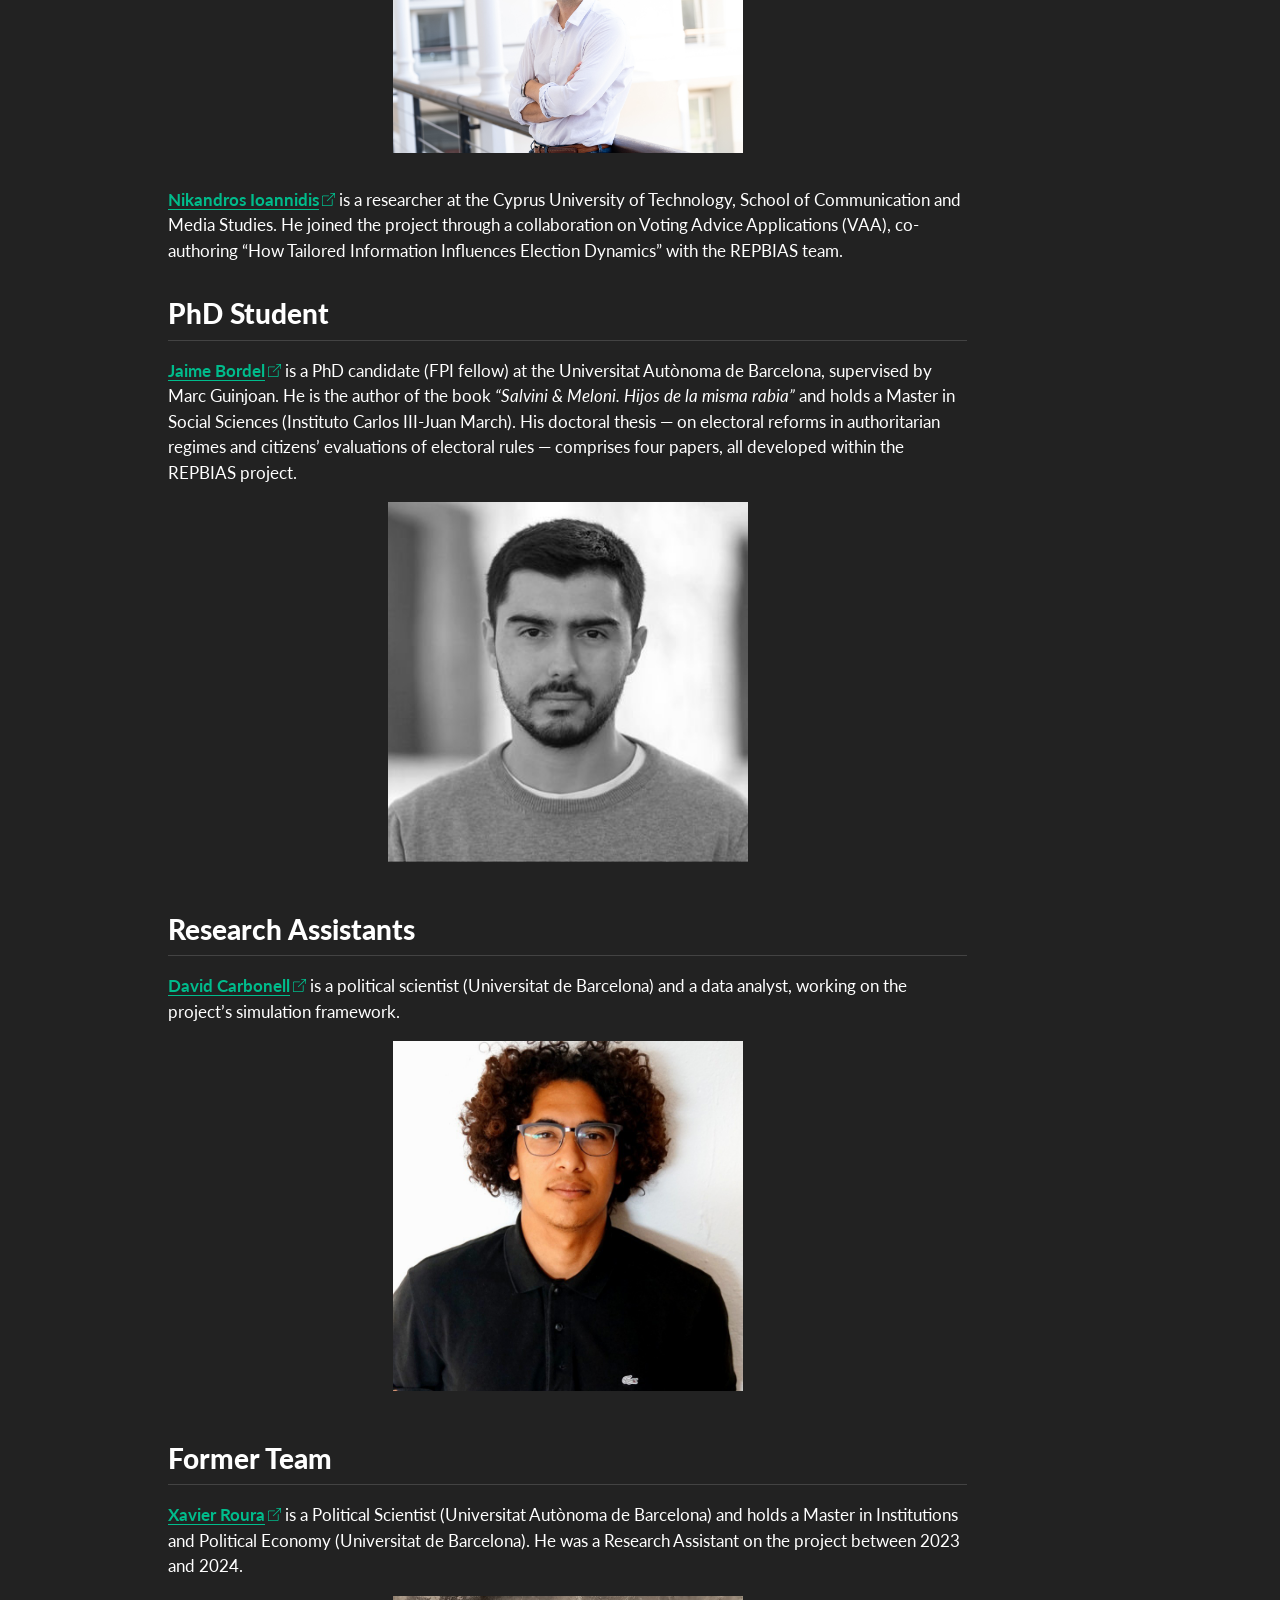
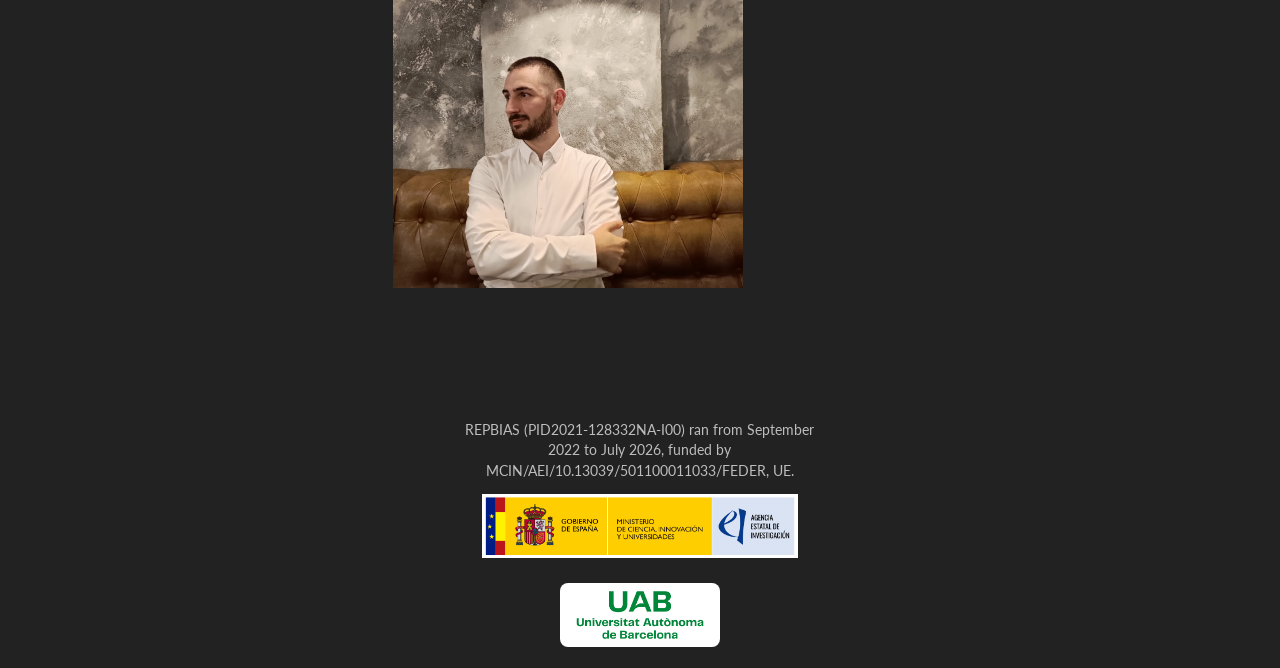
<file: docs/team.html>
<!DOCTYPE html>
<html xmlns="http://www.w3.org/1999/xhtml" lang="en" xml:lang="en"><head>

<meta charset="utf-8">
<meta name="generator" content="quarto-1.10.18">

<meta name="viewport" content="width=device-width, initial-scale=1.0, user-scalable=yes">


<title>Team – REPBIAS</title>
<style>
/* Default styles provided by pandoc.
** See https://pandoc.org/MANUAL.html#variables-for-html for config info.
*/
span.smallcaps{font-variant: small-caps;}
div.columns{display: flex; gap: 1.5em;}
div.column{flex: auto;}
@media screen {
div.columns{gap: min(4vw, 1.5em);}
div.column{overflow-x: auto;}
}
div.hanging-indent{margin-left: 1.5em; text-indent: -1.5em;}
ul.task-list{list-style: none;}
ul.task-list li input[type="checkbox"] {
  width: 0.8em;
  margin: 0 0.8em 0.2em -1em; /* quarto-specific, see https://github.com/quarto-dev/quarto-cli/issues/4556 */ 
  vertical-align: middle;
}
</style>


<script src="site_libs/quarto-nav/quarto-nav.js"></script>
<script src="site_libs/quarto-nav/headroom.min.js"></script>
<script src="site_libs/clipboard/clipboard.min.js"></script>
<script src="site_libs/quarto-search/autocomplete.umd.js"></script>
<script src="site_libs/quarto-search/fuse.min.js"></script>
<script src="site_libs/quarto-search/quarto-search.js"></script>
<meta name="quarto:offset" content="./">
<script src="site_libs/quarto-html/quarto.js" type="module"></script>
<script src="site_libs/quarto-html/tabsets/tabsets.js" type="module"></script>
<script src="site_libs/quarto-html/popper.min.js"></script>
<script src="site_libs/quarto-html/tippy.umd.min.js"></script>
<script src="site_libs/quarto-html/anchor.min.js"></script>
<link href="site_libs/quarto-html/tippy.css" rel="stylesheet">
<link href="site_libs/quarto-html/quarto-syntax-highlighting-64a204ab8560d761af7679ceaba22944.css" rel="stylesheet" class="quarto-color-scheme" id="quarto-text-highlighting-styles">
<link href="site_libs/quarto-html/quarto-syntax-highlighting-dark-b85bc7c33db8c58e0ec93c3465666fed.css" rel="stylesheet" class="quarto-color-scheme quarto-color-alternate" id="quarto-text-highlighting-styles">
<script src="site_libs/bootstrap/bootstrap.min.js"></script>
<link href="site_libs/bootstrap/bootstrap-icons.css" rel="stylesheet">
<link href="site_libs/bootstrap/bootstrap-92404dd89b1444827012a9e3a58cda88.min.css" rel="stylesheet" append-hash="true" class="quarto-color-scheme" id="quarto-bootstrap" data-mode="light">
<link href="site_libs/bootstrap/bootstrap-dark-8b348f4b4b74a528bf910da1e8c5139e.min.css" rel="stylesheet" append-hash="true" class="quarto-color-scheme quarto-color-alternate" id="quarto-bootstrap" data-mode="dark">
<script id="quarto-search-options" type="application/json">{
  "location": "navbar",
  "copy-button": false,
  "collapse-after": 3,
  "panel-placement": "end",
  "type": "overlay",
  "limit": 50,
  "keyboard-shortcut": [
    "f",
    "/",
    "s"
  ],
  "show-item-context": false,
  "language": {
    "search-no-results-text": "No results",
    "search-matching-documents-text": "matching documents",
    "search-copy-link-title": "Copy link to search",
    "search-hide-matches-text": "Hide additional matches",
    "search-more-match-text": "more match in this document",
    "search-more-matches-text": "more matches in this document",
    "search-clear-button-title": "Clear",
    "search-text-placeholder": "",
    "search-detached-cancel-button-title": "Cancel",
    "search-submit-button-title": "Submit",
    "search-label": "Search"
  }
}</script>


<link rel="stylesheet" href="styles.css">
</head>

<body class="nav-fixed quarto-dark"><script id="quarto-html-before-body" type="application/javascript">
    const toggleBodyColorMode = (bsSheetEl) => {
      const mode = bsSheetEl.getAttribute("data-mode");
      const bodyEl = window.document.querySelector("body");
      if (mode === "dark") {
        bodyEl.classList.add("quarto-dark");
        bodyEl.classList.remove("quarto-light");
      } else {
        bodyEl.classList.add("quarto-light");
        bodyEl.classList.remove("quarto-dark");
      }
    }
    const toggleBodyColorPrimary = () => {
      const bsSheetEl = window.document.querySelector("link#quarto-bootstrap:not([rel=disabled-stylesheet])");
      if (bsSheetEl) {
        toggleBodyColorMode(bsSheetEl);
      }
    }
    const setColorSchemeToggle = (alternate) => {
      const toggles = window.document.querySelectorAll('.quarto-color-scheme-toggle');
      for (let i=0; i < toggles.length; i++) {
        const toggle = toggles[i];
        if (toggle) {
          if (alternate) {
            toggle.classList.add("alternate");
          } else {
            toggle.classList.remove("alternate");
          }
        }
      }
    };
    const toggleColorMode = (alternate) => {
      // Switch the stylesheets
      const primaryStylesheets = window.document.querySelectorAll('link.quarto-color-scheme:not(.quarto-color-alternate)');
      const alternateStylesheets = window.document.querySelectorAll('link.quarto-color-scheme.quarto-color-alternate');
      manageTransitions('#quarto-margin-sidebar .nav-link', false);
      if (alternate) {
        // note: dark is layered on light, we don't disable primary!
        enableStylesheet(alternateStylesheets);
        for (const sheetNode of alternateStylesheets) {
          if (sheetNode.id === "quarto-bootstrap") {
            toggleBodyColorMode(sheetNode);
          }
        }
      } else {
        disableStylesheet(alternateStylesheets);
        enableStylesheet(primaryStylesheets)
        toggleBodyColorPrimary();
      }
      manageTransitions('#quarto-margin-sidebar .nav-link', true);
      // Switch the toggles
      setColorSchemeToggle(alternate)
      // Hack to workaround the fact that safari doesn't
      // properly recolor the scrollbar when toggling (#1455)
      if (navigator.userAgent.indexOf('Safari') > 0 && navigator.userAgent.indexOf('Chrome') == -1) {
        manageTransitions("body", false);
        window.scrollTo(0, 1);
        setTimeout(() => {
          window.scrollTo(0, 0);
          manageTransitions("body", true);
        }, 40);
      }
    }
    const disableStylesheet = (stylesheets) => {
      for (let i=0; i < stylesheets.length; i++) {
        const stylesheet = stylesheets[i];
        stylesheet.rel = 'disabled-stylesheet';
      }
    }
    const enableStylesheet = (stylesheets) => {
      for (let i=0; i < stylesheets.length; i++) {
        const stylesheet = stylesheets[i];
        if(stylesheet.rel !== 'stylesheet') { // for Chrome, which will still FOUC without this check
          stylesheet.rel = 'stylesheet';
        }
      }
    }
    const manageTransitions = (selector, allowTransitions) => {
      const els = window.document.querySelectorAll(selector);
      for (let i=0; i < els.length; i++) {
        const el = els[i];
        if (allowTransitions) {
          el.classList.remove('notransition');
        } else {
          el.classList.add('notransition');
        }
      }
    }
    const isFileUrl = () => {
      return window.location.protocol === 'file:';
    }
    const hasAlternateSentinel = () => {
      let styleSentinel = getColorSchemeSentinel();
      if (styleSentinel !== null) {
        return styleSentinel === "alternate";
      } else {
        return false;
      }
    }
    const setStyleSentinel = (alternate) => {
      const value = alternate ? "alternate" : "default";
      if (!isFileUrl()) {
        window.localStorage.setItem("quarto-color-scheme", value);
      } else {
        localAlternateSentinel = value;
      }
    }
    const getColorSchemeSentinel = () => {
      if (!isFileUrl()) {
        const storageValue = window.localStorage.getItem("quarto-color-scheme");
        return storageValue != null ? storageValue : localAlternateSentinel;
      } else {
        return localAlternateSentinel;
      }
    }
    const toggleGiscusIfUsed = (isAlternate, darkModeDefault) => {
      const baseTheme = document.querySelector('#giscus-base-theme')?.value ?? 'light';
      const alternateTheme = document.querySelector('#giscus-alt-theme')?.value ?? 'dark';
      let newTheme = '';
      if(authorPrefersDark) {
        newTheme = isAlternate ? baseTheme : alternateTheme;
      } else {
        newTheme = isAlternate ? alternateTheme : baseTheme;
      }
      const changeGiscusTheme = () => {
        // From: https://github.com/giscus/giscus/issues/336
        const sendMessage = (message) => {
          const iframe = document.querySelector('iframe.giscus-frame');
          if (!iframe) return;
          iframe.contentWindow.postMessage({ giscus: message }, 'https://giscus.app');
        }
        sendMessage({
          setConfig: {
            theme: newTheme
          }
        });
      }
      const isGiscussLoaded = window.document.querySelector('iframe.giscus-frame') !== null;
      if (isGiscussLoaded) {
        changeGiscusTheme();
      }
    };
    const authorPrefersDark = true;
    const darkModeDefault = authorPrefersDark;
    let localAlternateSentinel = darkModeDefault ? 'alternate' : 'default';
    // Dark / light mode switch
    window.quartoToggleColorScheme = () => {
      // Read the current dark / light value
      let toAlternate = !hasAlternateSentinel();
      toggleColorMode(toAlternate);
      setStyleSentinel(toAlternate);
      toggleGiscusIfUsed(toAlternate, darkModeDefault);
      window.dispatchEvent(new Event('resize'));
    };
    // Switch to dark mode if need be
    if (hasAlternateSentinel()) {
      toggleColorMode(true);
    } else {
      toggleColorMode(false);
    }
  </script>

<div id="quarto-search-results"></div>
  <header id="quarto-header" class="headroom fixed-top">
    <nav class="navbar navbar-expand-lg " data-bs-theme="dark">
      <div class="navbar-container container-fluid">
      <div class="navbar-brand-container mx-auto">
    <a class="navbar-brand" href="./index.html">
    <span class="navbar-title">REPBIAS</span>
    </a>
  </div>
            <div id="quarto-search" class="" title="Search"></div>
          <button class="navbar-toggler" type="button" data-bs-toggle="collapse" data-bs-target="#navbarCollapse" aria-controls="navbarCollapse" role="menu" aria-expanded="false" aria-label="Toggle navigation" onclick="if (window.quartoToggleHeadroom) { window.quartoToggleHeadroom(); }">
  <span class="navbar-toggler-icon"></span>
</button>
          <div class="collapse navbar-collapse" id="navbarCollapse">
            <ul class="navbar-nav navbar-nav-scroll me-auto">
  <li class="nav-item">
    <a class="nav-link" href="./index.html"> 
<span class="menu-text">Home</span></a>
  </li>  
  <li class="nav-item">
    <a class="nav-link" href="./origins.html"> 
<span class="menu-text">Origins of Institutions</span></a>
  </li>  
  <li class="nav-item">
    <a class="nav-link" href="./malapportionment-bias.html"> 
<span class="menu-text">Malapportionment Bias</span></a>
  </li>  
  <li class="nav-item">
    <a class="nav-link" href="./minority-representation.html"> 
<span class="menu-text">Minority Representation</span></a>
  </li>  
  <li class="nav-item">
    <a class="nav-link" href="./decomposing-bias.html"> 
<span class="menu-text">Decomposing Bias</span></a>
  </li>  
  <li class="nav-item">
    <a class="nav-link" href="./papers.html"> 
<span class="menu-text">Papers</span></a>
  </li>  
  <li class="nav-item">
    <a class="nav-link active" href="./team.html" aria-current="page"> 
<span class="menu-text">Team</span></a>
  </li>  
</ul>
          </div> <!-- /navcollapse -->
            <div class="quarto-navbar-tools">
  <a href="" class="quarto-color-scheme-toggle quarto-navigation-tool  px-1" onclick="window.quartoToggleColorScheme(); return false;" title="Toggle dark mode"><i class="bi"></i></a>
</div>
      </div> <!-- /container-fluid -->
    </nav>
</header>
<!-- content -->
<div id="quarto-content" class="quarto-container page-columns page-rows-contents page-layout-article page-navbar">
<!-- sidebar -->
<!-- margin-sidebar -->
    <div id="quarto-margin-sidebar" class="sidebar margin-sidebar">
        <nav id="TOC" role="doc-toc" class="toc-active">
    <h2 id="toc-title">On this page</h2>
   
  <ul>
  <li><a href="#principal-investigator" id="toc-principal-investigator" class="nav-link active" data-scroll-target="#principal-investigator"><strong>Principal Investigator</strong></a></li>
  <li><a href="#research-team" id="toc-research-team" class="nav-link" data-scroll-target="#research-team"><strong>Research Team</strong></a></li>
  <li><a href="#working-team" id="toc-working-team" class="nav-link" data-scroll-target="#working-team"><strong>Working Team</strong></a></li>
  <li><a href="#phd-student" id="toc-phd-student" class="nav-link" data-scroll-target="#phd-student"><strong>PhD Student</strong></a></li>
  <li><a href="#research-assistants" id="toc-research-assistants" class="nav-link" data-scroll-target="#research-assistants"><strong>Research Assistants</strong></a></li>
  <li><a href="#former-team" id="toc-former-team" class="nav-link" data-scroll-target="#former-team"><strong>Former Team</strong></a></li>
  </ul>
</nav>
    </div>
<!-- main -->
<main class="content" id="quarto-document-content">


<header id="title-block-header" class="quarto-title-block default">
<div class="quarto-title">
<h1 class="title">Team</h1>
</div>



<div class="quarto-title-meta">

    
  
    
  </div>
  


</header>


<p>The REPBIAS project has a first-class multidisciplinary academic team with researchers from leading universities around the world.</p>
<section id="principal-investigator" class="level2">
<h2 class="anchored" data-anchor-id="principal-investigator"><strong>Principal Investigator</strong></h2>
<p><a href="http://marcguinjoan.cat"><strong>Marc Guinjoan</strong></a> is the <em>Principal Investigator</em> of the project. Guinjoan is an Associate Professor at the Universitat Autònoma de Barcelona and previously was a research fellow at the Institutions and Political Economy Research Group (IPErG, Universitat de Barcelona), headed by Carles Boix. One of the main fields of interest of the PI is the study of electoral institutions. His thesis dissertation dealt with this topic and was published in 2014 by Routledge. He has also several journal articles on electoral institutions published in Government and Opposition, Public Opinion Quarterly and Social Science Quarterly, among others.</p>
<div class="quarto-figure quarto-figure-center">
<figure class="figure">
<p><img src="images/marc guinjoan-01.jpg" class="img-fluid quarto-figure quarto-figure-center figure-img" width="300"></p>
</figure>
</div>
</section>
<section id="research-team" class="level2">
<h2 class="anchored" data-anchor-id="research-team"><strong>Research Team</strong></h2>
<p><a href="https://www.princeton.edu/~cboix/"><strong>Carles Boix</strong></a> is a Distinguished Professor at the IPErG (UB) and Robert Garrett professor at Princeton University. As director of the IPErG, Boix was the team leader in the Beramendi et al.&nbsp;(2021) project and has in-depth knowledge and publication record on the field of electoral institutions. In particular, Boix has largely worked on the endogenous origins of institutions (Boix 1999; Abramson and Boix 2019; Boix and Stokes 2003), as well as on historical political economy (Boix 2010; Amat et al.&nbsp;2020; Basu et al.&nbsp;2019; Boix and Rosenbluth 2014). Boix’s publications have appeared in journals such as APSR (6 articles), AJPS (3), International Organization (2), CPS, the JoP, BJPS (2), World Politics (3); in addition, he has three books in Cambridge University Press and one book in Princeton University Press, among others.</p>
<div class="quarto-figure quarto-figure-center">
<figure class="figure">
<p><img src="images/carles boix bona-01.jpeg" class="img-fluid quarto-figure quarto-figure-center figure-img" width="300"></p>
</figure>
</div>
<p><a href="https://www.jordimas.cat/"><strong>Jordi Mas</strong></a> obtained his PhD in 2016 and his research interests include political economy, international politics, regionalism, and methodology in social sciences. His work has been published in the JCMS. As an expert in R Statistics, Mas guides and supervises the methodological parts of the REPBIAS project that require the usage of extensive quantitative data.</p>
<div class="quarto-figure quarto-figure-center">
<figure class="figure">
<p><img src="images/jordi mas-01.jpg" class="img-fluid quarto-figure quarto-figure-center figure-img" width="300"></p>
</figure>
</div>
</section>
<section id="working-team" class="level2">
<h2 class="anchored" data-anchor-id="working-team"><strong>Working Team</strong></h2>
<p><a href="https://sites.duke.edu/beramendi/"><strong>Pablo Beramendi</strong></a> is full professor at Duke University. His work focuses on different aspects of the political economy of inequality and redistribution, paying particular attention to the territorial dimension of distributive conflicts. Beramendi has articles published in CPS (4), IO, JoP (2), BJPS, WP, EJPR, Annual Review of Political Science, the Review of International Organizations (RIO), and 2 books in Cambridge University Press.</p>
<div class="quarto-figure quarto-figure-center">
<figure class="figure">
<p><img src="images/beramendi-01.jpeg" class="img-fluid quarto-figure quarto-figure-center figure-img" width="300"></p>
</figure>
</div>
<p><a href="https://www.cgu.edu/people/melissa-rogers/"><strong>Melissa Rogers</strong></a> is associate professor at the Claremont Graduate University. She is a specialist in comparative politics, political geography, political economy, Latin American politics, and comparative political institutions. Her work has been published in the JoP (2), Political Analysis (2), RIO and she has one book in Cambridge University Press.</p>
<div class="quarto-figure quarto-figure-center">
<figure class="figure">
<p><img src="images/melissa rogers-01.jpg" class="img-fluid quarto-figure quarto-figure-center figure-img" width="300"></p>
</figure>
</div>
<p><a href="https://tonirodon.cat/"><strong>Toni Rodon</strong></a> is Associate Professor at Universitat Pompeu Fabra. His research interests include electoral participation, political geography, comparative politics and historical political economy. Rodon has extensively worked with data on the Second Republic (Rodon 2020; Muñoz et al.&nbsp;2017; Amat et al.&nbsp;2020) and contributes to the project’s historical data work on electoral coordination and caciquismo. He has published in journals such as the APSR, JoP (2), BJPS, PSRM, Political Geography, JEPP and Socio-Economic Review.</p>
<div class="quarto-figure quarto-figure-center">
<figure class="figure">
<p><img src="images/toni rodon-01.jpg" class="img-fluid quarto-figure quarto-figure-center figure-img" width="350"></p>
</figure>
</div>
<p><a href="https://www.cut.ac.cy/"><strong>Nikandros Ioannidis</strong></a> is a researcher at the Cyprus University of Technology, School of Communication and Media Studies. He joined the project through a collaboration on Voting Advice Applications (VAA), co-authoring “How Tailored Information Influences Election Dynamics” with the REPBIAS team.</p>
</section>
<section id="phd-student" class="level2">
<h2 class="anchored" data-anchor-id="phd-student"><strong>PhD Student</strong></h2>
<p><a href="https://twitter.com/jaimebgl"><strong>Jaime Bordel</strong></a> is a PhD candidate (FPI fellow) at the Universitat Autònoma de Barcelona, supervised by Marc Guinjoan. He is the author of the book <em>“Salvini &amp; Meloni. Hijos de la misma rabia”</em> and holds a Master in Social Sciences (Instituto Carlos III-Juan March). His doctoral thesis — on electoral reforms in authoritarian regimes and citizens’ evaluations of electoral rules — comprises four papers, all developed within the REPBIAS project.</p>
<div class="quarto-figure quarto-figure-center">
<figure class="figure">
<p><img src="images/jaime bordel.jpg" class="img-fluid quarto-figure quarto-figure-center figure-img" width="360"></p>
</figure>
</div>
</section>
<section id="research-assistants" class="level2">
<h2 class="anchored" data-anchor-id="research-assistants"><strong>Research Assistants</strong></h2>
<p><a href="https://dcarboma.quarto.pub/dc/"><strong>David Carbonell</strong></a> is a political scientist (Universitat de Barcelona) and a data analyst, working on the project’s simulation framework.</p>
<div class="quarto-figure quarto-figure-center">
<figure class="figure">
<p><img src="images/foto david.jpg" class="img-fluid quarto-figure quarto-figure-center figure-img" width="350"></p>
</figure>
</div>
</section>
<section id="former-team" class="level2">
<h2 class="anchored" data-anchor-id="former-team"><strong>Former Team</strong></h2>
<p><a href="https://twitter.com/XavierRoura"><strong>Xavier Roura</strong></a> is a Political Scientist (Universitat Autònoma de Barcelona) and holds a Master in Institutions and Political Economy (Universitat de Barcelona). He was a Research Assistant on the project between 2023 and 2024.</p>
<div class="quarto-figure quarto-figure-center">
<figure class="figure">
<p><img src="images/xavier roura.png" class="img-fluid quarto-figure quarto-figure-center figure-img" width="350"></p>
</figure>
</div>


</section>

</main> <!-- /main -->
<script>
(function () {
  function fitHeroes() {
    document.querySelectorAll(".hero-section").forEach(function (hero) {
      hero.style.width = "";
      hero.style.marginLeft = "0px";
      hero.style.marginRight = "0px";
      var rect = hero.getBoundingClientRect();
      var vw = document.documentElement.clientWidth;
      hero.style.marginLeft = (-rect.left) + "px";
      hero.style.width = vw + "px";
    });
  }
  window.addEventListener("load", function () {
    fitHeroes();
    // catch late reflows (web fonts, iframes) that can shift layout
    // slightly after the load event fires
    setTimeout(fitHeroes, 300);
    setTimeout(fitHeroes, 1200);
  });
  var resizeTimer;
  window.addEventListener("resize", function () {
    clearTimeout(resizeTimer);
    resizeTimer = setTimeout(fitHeroes, 150);
  });
})();
</script>
<script id="quarto-html-after-body" type="application/javascript">
  window.document.addEventListener("DOMContentLoaded", function (event) {
    // Ensure there is a toggle, if there isn't float one in the top right
    if (window.document.querySelector('.quarto-color-scheme-toggle') === null) {
      const a = window.document.createElement('a');
      a.classList.add('top-right');
      a.classList.add('quarto-color-scheme-toggle');
      a.href = "";
      a.onclick = function() { try { window.quartoToggleColorScheme(); } catch {} return false; };
      const i = window.document.createElement("i");
      i.classList.add('bi');
      a.appendChild(i);
      window.document.body.appendChild(a);
    }
    setColorSchemeToggle(hasAlternateSentinel())
    const icon = "";
    const anchorJS = new window.AnchorJS();
    anchorJS.options = {
      placement: 'right',
      icon: icon
    };
    anchorJS.add('.anchored');
    const isCodeAnnotation = (el) => {
      for (const clz of el.classList) {
        if (clz.startsWith('code-annotation-')) {                     
          return true;
        }
      }
      return false;
    }
    const onCopySuccess = function(e) {
      // button target
      const button = e.trigger;
      // don't keep focus
      button.blur();
      // flash "checked"
      button.classList.add('code-copy-button-checked');
      var currentTitle = button.getAttribute("title");
      button.setAttribute("title", "Copied!");
      let tooltip;
      if (window.bootstrap) {
        button.setAttribute("data-bs-toggle", "tooltip");
        button.setAttribute("data-bs-placement", "left");
        button.setAttribute("data-bs-title", "Copied!");
        tooltip = new bootstrap.Tooltip(button, 
          { trigger: "manual", 
            customClass: "code-copy-button-tooltip",
            offset: [0, -8]});
        tooltip.show();    
      }
      setTimeout(function() {
        if (tooltip) {
          tooltip.hide();
          button.removeAttribute("data-bs-title");
          button.removeAttribute("data-bs-toggle");
          button.removeAttribute("data-bs-placement");
        }
        button.setAttribute("title", currentTitle);
        button.classList.remove('code-copy-button-checked');
      }, 1000);
      // clear code selection
      e.clearSelection();
    }
    const getTextToCopy = function(trigger) {
      const outerScaffold = trigger.parentElement.cloneNode(true);
      const codeEl = outerScaffold.querySelector('code');
      for (const childEl of codeEl.children) {
        if (isCodeAnnotation(childEl)) {
          childEl.remove();
        }
      }
      return codeEl.innerText;
    }
    const clipboard = new window.ClipboardJS('.code-copy-button:not([data-in-quarto-modal])', {
      text: getTextToCopy
    });
    clipboard.on('success', onCopySuccess);
    if (window.document.getElementById('quarto-embedded-source-code-modal')) {
      const clipboardModal = new window.ClipboardJS('.code-copy-button[data-in-quarto-modal]', {
        text: getTextToCopy,
        container: window.document.getElementById('quarto-embedded-source-code-modal')
      });
      clipboardModal.on('success', onCopySuccess);
    }
      var localhostRegex = new RegExp(/^(?:http|https):\/\/localhost\:?[0-9]*\//);
      var mailtoRegex = new RegExp(/^mailto:/);
        var filterRegex = new RegExp('/' + window.location.host + '/');
      var isInternal = (href) => {
          return filterRegex.test(href) || localhostRegex.test(href) || mailtoRegex.test(href);
      }
      // Inspect non-navigation links and adorn them if external
     var links = window.document.querySelectorAll('a[href]:not(.nav-link):not(.navbar-brand):not(.toc-action):not(.sidebar-link):not(.sidebar-item-toggle):not(.pagination-link):not(.no-external):not([aria-hidden]):not(.dropdown-item):not(.quarto-navigation-tool):not(.about-link)');
      for (var i=0; i<links.length; i++) {
        const link = links[i];
        if (!isInternal(link.href)) {
          // undo the damage that might have been done by quarto-nav.js in the case of
          // links that we want to consider external
          if (link.dataset.originalHref !== undefined) {
            link.href = link.dataset.originalHref;
          }
            // target, if specified
            link.setAttribute("target", "_blank");
            if (link.getAttribute("rel") === null) {
              link.setAttribute("rel", "noopener");
            }
            // default icon
            link.classList.add("external");
        }
      }
    function tippyHover(el, contentFn, onTriggerFn, onUntriggerFn) {
      const config = {
        allowHTML: true,
        maxWidth: 500,
        delay: 100,
        arrow: false,
        appendTo: function(el) {
            return el.parentElement;
        },
        interactive: true,
        interactiveBorder: 10,
        theme: 'quarto',
        placement: 'bottom-start',
      };
      if (contentFn) {
        config.content = contentFn;
      }
      if (onTriggerFn) {
        config.onTrigger = onTriggerFn;
      }
      if (onUntriggerFn) {
        config.onUntrigger = onUntriggerFn;
      }
      window.tippy(el, config); 
    }
    const noterefs = window.document.querySelectorAll('a[role="doc-noteref"]');
    for (var i=0; i<noterefs.length; i++) {
      const ref = noterefs[i];
      tippyHover(ref, function() {
        // use id or data attribute instead here
        let href = ref.getAttribute('data-footnote-href') || ref.getAttribute('href');
        try { href = new URL(href).hash; } catch {}
        const id = href.replace(/^#\/?/, "");
        const note = window.document.getElementById(id);
        if (note) {
          return note.innerHTML;
        } else {
          return "";
        }
      });
    }
    const xrefs = window.document.querySelectorAll('a.quarto-xref');
    const processXRef = (id, note) => {
      // Strip column container classes
      const stripColumnClz = (el) => {
        el.classList.remove("page-full", "page-columns");
        if (el.children) {
          for (const child of el.children) {
            stripColumnClz(child);
          }
        }
      }
      stripColumnClz(note)
      if (id === null || id.startsWith('sec-')) {
        // Special case sections, only their first couple elements
        const container = document.createElement("div");
        if (note.children && note.children.length > 2) {
          container.appendChild(note.children[0].cloneNode(true));
          for (let i = 1; i < note.children.length; i++) {
            const child = note.children[i];
            if (child.tagName === "P" && child.innerText === "") {
              continue;
            } else {
              container.appendChild(child.cloneNode(true));
              break;
            }
          }
          if (window.Quarto?.typesetMath) {
            window.Quarto.typesetMath(container);
          }
          return container.innerHTML
        } else {
          if (window.Quarto?.typesetMath) {
            window.Quarto.typesetMath(note);
          }
          return note.innerHTML;
        }
      } else {
        // Remove any anchor links if they are present
        const anchorLink = note.querySelector('a.anchorjs-link');
        if (anchorLink) {
          anchorLink.remove();
        }
        if (window.Quarto?.typesetMath) {
          window.Quarto.typesetMath(note);
        }
        if (note.classList.contains("callout")) {
          return note.outerHTML;
        } else {
          return note.innerHTML;
        }
      }
    }
    for (var i=0; i<xrefs.length; i++) {
      const xref = xrefs[i];
      tippyHover(xref, undefined, function(instance) {
        instance.disable();
        let url = xref.getAttribute('href');
        let hash = undefined; 
        if (url.startsWith('#')) {
          hash = url;
        } else {
          try { hash = new URL(url).hash; } catch {}
        }
        if (hash) {
          const id = hash.replace(/^#\/?/, "");
          const note = window.document.getElementById(id);
          if (note !== null) {
            try {
              const html = processXRef(id, note.cloneNode(true));
              instance.setContent(html);
            } finally {
              instance.enable();
              instance.show();
            }
          } else {
            // See if we can fetch this
            fetch(url.split('#')[0])
            .then(res => res.text())
            .then(html => {
              const parser = new DOMParser();
              const htmlDoc = parser.parseFromString(html, "text/html");
              const note = htmlDoc.getElementById(id);
              if (note !== null) {
                const html = processXRef(id, note);
                instance.setContent(html);
              } 
            }).finally(() => {
              instance.enable();
              instance.show();
            });
          }
        } else {
          // See if we can fetch a full url (with no hash to target)
          // This is a special case and we should probably do some content thinning / targeting
          fetch(url)
          .then(res => res.text())
          .then(html => {
            const parser = new DOMParser();
            const htmlDoc = parser.parseFromString(html, "text/html");
            const note = htmlDoc.querySelector('main.content');
            if (note !== null) {
              // This should only happen for chapter cross references
              // (since there is no id in the URL)
              // remove the first header
              if (note.children.length > 0 && note.children[0].tagName === "HEADER") {
                note.children[0].remove();
              }
              const html = processXRef(null, note);
              instance.setContent(html);
            } 
          }).finally(() => {
            instance.enable();
            instance.show();
          });
        }
      }, function(instance) {
      });
    }
        let selectedAnnoteEl;
        const selectorForAnnotation = ( cell, annotation) => {
          let cellAttr = 'data-code-cell="' + cell + '"';
          let lineAttr = 'data-code-annotation="' +  annotation + '"';
          const selector = 'span[' + cellAttr + '][' + lineAttr + ']';
          return selector;
        }
        const selectCodeLines = (annoteEl) => {
          const doc = window.document;
          const targetCell = annoteEl.getAttribute("data-target-cell");
          const targetAnnotation = annoteEl.getAttribute("data-target-annotation");
          const annoteSpan = window.document.querySelector(selectorForAnnotation(targetCell, targetAnnotation));
          const lines = annoteSpan.getAttribute("data-code-lines").split(",");
          const lineIds = lines.map((line) => {
            return targetCell + "-" + line;
          })
          let top = null;
          let height = null;
          let parent = null;
          if (lineIds.length > 0) {
              //compute the position of the single el (top and bottom and make a div)
              const el = window.document.getElementById(lineIds[0]);
              top = el.offsetTop;
              height = el.offsetHeight;
              parent = el.parentElement.parentElement;
            if (lineIds.length > 1) {
              const lastEl = window.document.getElementById(lineIds[lineIds.length - 1]);
              const bottom = lastEl.offsetTop + lastEl.offsetHeight;
              height = bottom - top;
            }
            if (top !== null && height !== null && parent !== null) {
              // cook up a div (if necessary) and position it 
              let div = window.document.getElementById("code-annotation-line-highlight");
              if (div === null) {
                div = window.document.createElement("div");
                div.setAttribute("id", "code-annotation-line-highlight");
                div.style.position = 'absolute';
                parent.appendChild(div);
              }
              div.style.top = top - 2 + "px";
              div.style.height = height + 4 + "px";
              div.style.left = 0;
              let gutterDiv = window.document.getElementById("code-annotation-line-highlight-gutter");
              if (gutterDiv === null) {
                gutterDiv = window.document.createElement("div");
                gutterDiv.setAttribute("id", "code-annotation-line-highlight-gutter");
                gutterDiv.style.position = 'absolute';
                const codeCell = window.document.getElementById(targetCell);
                const gutter = codeCell.querySelector('.code-annotation-gutter');
                gutter.appendChild(gutterDiv);
              }
              gutterDiv.style.top = top - 2 + "px";
              gutterDiv.style.height = height + 4 + "px";
            }
            selectedAnnoteEl = annoteEl;
          }
        };
        const unselectCodeLines = () => {
          const elementsIds = ["code-annotation-line-highlight", "code-annotation-line-highlight-gutter"];
          elementsIds.forEach((elId) => {
            const div = window.document.getElementById(elId);
            if (div) {
              div.remove();
            }
          });
          selectedAnnoteEl = undefined;
        };
          // Handle positioning of the toggle
      window.addEventListener(
        "resize",
        throttle(() => {
          elRect = undefined;
          if (selectedAnnoteEl) {
            selectCodeLines(selectedAnnoteEl);
          }
        }, 10)
      );
      function throttle(fn, ms) {
      let throttle = false;
      let timer;
        return (...args) => {
          if(!throttle) { // first call gets through
              fn.apply(this, args);
              throttle = true;
          } else { // all the others get throttled
              if(timer) clearTimeout(timer); // cancel #2
              timer = setTimeout(() => {
                fn.apply(this, args);
                timer = throttle = false;
              }, ms);
          }
        };
      }
        // Attach click handler to the DT
        const annoteDls = window.document.querySelectorAll('dt[data-target-cell]');
        for (const annoteDlNode of annoteDls) {
          annoteDlNode.addEventListener('click', (event) => {
            const clickedEl = event.target;
            if (clickedEl !== selectedAnnoteEl) {
              unselectCodeLines();
              const activeEl = window.document.querySelector('dt[data-target-cell].code-annotation-active');
              if (activeEl) {
                activeEl.classList.remove('code-annotation-active');
              }
              selectCodeLines(clickedEl);
              clickedEl.classList.add('code-annotation-active');
            } else {
              // Unselect the line
              unselectCodeLines();
              clickedEl.classList.remove('code-annotation-active');
            }
          });
        }
    const findCites = (el) => {
      const parentEl = el.parentElement;
      if (parentEl) {
        const cites = parentEl.dataset.cites;
        if (cites) {
          return {
            el,
            cites: cites.split(' ')
          };
        } else {
          return findCites(el.parentElement)
        }
      } else {
        return undefined;
      }
    };
    var bibliorefs = window.document.querySelectorAll('a[role="doc-biblioref"]');
    for (var i=0; i<bibliorefs.length; i++) {
      const ref = bibliorefs[i];
      const citeInfo = findCites(ref);
      if (citeInfo) {
        tippyHover(citeInfo.el, function() {
          var popup = window.document.createElement('div');
          citeInfo.cites.forEach(function(cite) {
            var citeDiv = window.document.createElement('div');
            citeDiv.classList.add('hanging-indent');
            citeDiv.classList.add('csl-entry');
            var biblioDiv = window.document.getElementById('ref-' + cite);
            if (biblioDiv) {
              citeDiv.innerHTML = biblioDiv.innerHTML;
            }
            popup.appendChild(citeDiv);
          });
          return popup.innerHTML;
        });
      }
    }
  });
  </script>
</div> <!-- /content -->
<footer class="footer">
  <div class="nav-footer">
    <div class="nav-footer-left">
      &nbsp;
    </div>   
    <div class="nav-footer-center">
      <ul class="footer-items list-unstyled">
    <li class="nav-item">
 <div class="site-footer-logos">
  <p class="grant-line">REPBIAS (PID2021-128332NA-I00) ran from September 2022 to July 2026, funded by MCIN/AEI/10.13039/501100011033/FEDER, UE.</p>
  <div class="funding-logos">
    <img src="images/logominciu.png" alt="Ministerio de Ciencia, Innovación y Universidades / Agencia Estatal de Investigación">
    <img src="images/logouab.png" class="logo-on-chip" alt="Universitat Autònoma de Barcelona">
  </div>
</div>
  </li>  
</ul>
    </div>
    <div class="nav-footer-right">
      &nbsp;
    </div>
  </div>
</footer>




</body></html>
</file>
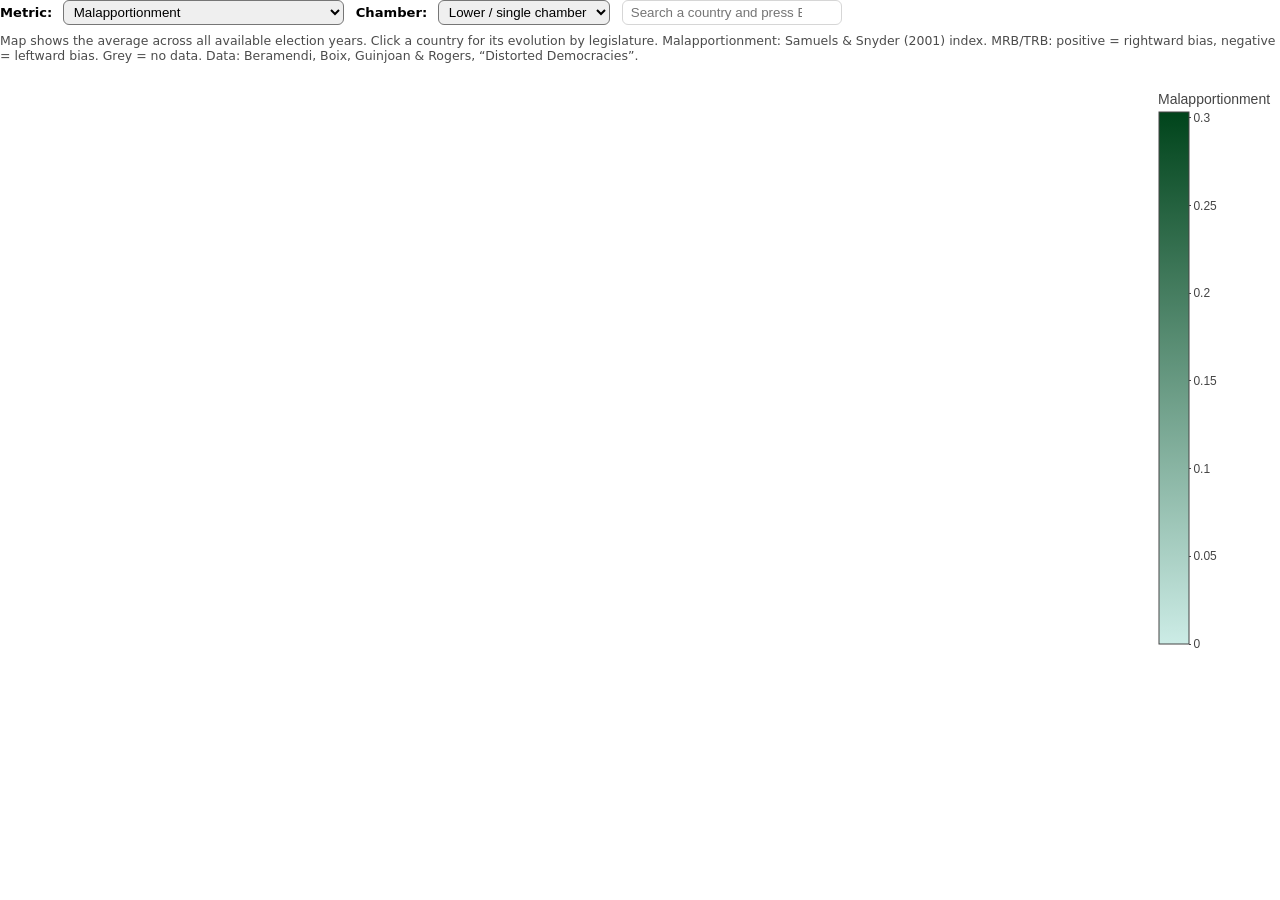
<file: maps/widgets/distorted_democracies_map.html>
<!DOCTYPE html>
<html lang="en">
<head>
<meta charset="utf-8"/>
<style>body{background-color:white;}</style>
<link href="lib/htmltools-fill-0.5.9/fill.css" rel="stylesheet" />
<script src="lib/htmlwidgets-1.6.4/htmlwidgets.js"></script>
<script src="lib/plotly-binding-4.12.1/plotly.js"></script>
<script src="lib/typedarray-0.1/typedarray.min.js"></script>
<script src="lib/jquery-3.5.1/jquery.min.js"></script>
<link href="lib/crosstalk-1.2.2/css/crosstalk.min.css" rel="stylesheet" />
<script src="lib/crosstalk-1.2.2/js/crosstalk.min.js"></script>
<link href="lib/plotly-htmlwidgets-css-2.25.2/plotly-htmlwidgets.css" rel="stylesheet" />
<script src="lib/plotly-main-2.25.2/plotly-latest.min.js"></script>

</head>
<body>
<style>
  html, body { height: 100%; margin: 0; }
  .repbias-map-page { display: flex; flex-direction: column; height: 100vh; font-family: system-ui, sans-serif; }
  .repbias-map-controls { flex: 0 0 auto; }
  .repbias-map-area { flex: 1 1 auto; min-height: 0; position: relative; }
  .repbias-map-area .repbias-geo-plot { width: 100% !important; height: 100% !important; }
  .repbias-map-area .js-plotly-plot, .repbias-map-area .plot-container { width: 100% !important; height: 100% !important; }
</style>
<div class="repbias-map-page">
  <div class="repbias-map-controls">
    <div style="display:flex; align-items:center; gap:0.75rem; margin-bottom:8px; flex-wrap:wrap; font-family:system-ui,sans-serif;">
      <label style="font-size:0.82rem; font-weight:600;">
        Metric:
        <select id="map1-metric" style="margin-left:6px; padding:3px 6px; border-radius:6px;">
          <option value="MAL2">Malapportionment</option>
          <option value="MRB">MRB — malapportionment's share of bias</option>
          <option value="TRB">TRB — total representation bias</option>
          <option value="DM">District magnitude</option>
        </select>
      </label>
      <label style="font-size:0.82rem; font-weight:600;">
        Chamber:
        <select id="map1-chamber" style="margin-left:6px; padding:3px 6px; border-radius:6px;">
          <option value="lower">Lower / single chamber</option>
          <option value="upper">Upper chamber</option>
        </select>
      </label>
      <input id="map1-country-search" list="map1-country-search-list" type="search" placeholder="Search a country and press Enter…" onkeydown="if (event.key === &#39;Enter&#39;) repbiasMap1SearchSubmit();" style="padding:4px 8px; border-radius:6px; border:1px solid #99999966; min-width:220px; background:transparent; color:inherit;"/>
      <datalist id="map1-country-search-list"></datalist>
    </div>
    <p id="map1-caption" style="font-size:0.78rem; opacity:0.7; margin:0 0 8px; font-family:system-ui,sans-serif;">Map shows the average across all available election years. Click a country for its evolution by legislature. Malapportionment: Samuels &amp; Snyder (2001) index. MRB/TRB: positive = rightward bias, negative = leftward bias. Grey = no data. Data: Beramendi, Boix, Guinjoan &amp; Rogers, “Distorted Democracies”.</p>
  </div>
  <div class="repbias-map-area">
    <div class="plotly html-widget html-fill-item" id="htmlwidget-1490a10a8258d50967cc" style="width:100%;height:400px;"></div>
    <script type="application/json" data-for="htmlwidget-1490a10a8258d50967cc">{"x":{"visdat":{"6f1836bf1829":["function () ","plotlyVisDat"]},"cur_data":"6f1836bf1829","attrs":{"6f1836bf1829":{"locations":["ALB","ARG","AUS","AUT","BEL","BEN","BFA","BGD","BGR","BIH","BOL","BRA","BRB","BTN","BWA","CAN","CHE","CHL","CIV","COL","COM","CPV","CRI","CYP","CZE","DEU","DNK","DOM","ECU","ESP","EST","FIN","FRA","GBR","GEO","GHA","GMB","GNB","GRC","GTM","GUY","HND","HRV","HUN","IND","IRL","ISL","ITA","JAM","JPN","KEN","KOR","LKA","LSO","LTU","LVA","MEX","MKD","MLT","MNG","MOZ","MUS","MYS","NOR","NZL","PAK","PER","POL","PRT","PRY","ROU","RUS","SEN","SLB","SLV","SVN","SWE","TGO","TTO","TUN","TUR","URY","USA","ZAF","ZMB"],"z":[0.016799999999999999,0.13880000000000001,0.029399999999999999,0.036200000000000003,0.031399999999999997,0.052499999999999998,0.1421,0.098500000000000004,0.022800000000000001,0.22800000000000001,0.30320000000000003,0.098299999999999998,0.040899999999999999,0.13980000000000001,0.087300000000000003,0.065199999999999994,0.029899999999999999,0.15260000000000001,0.25669999999999998,0.13789999999999999,0.17130000000000001,0.067400000000000002,0.021700000000000001,0.0161,0.025600000000000001,0.076399999999999996,0.057200000000000001,0.0843,0.14360000000000001,0.0974,0.056300000000000003,0.019099999999999999,0.073300000000000004,0.044999999999999998,0.017100000000000001,0.17979999999999999,0.2621,0.12470000000000001,0.044200000000000003,0.038100000000000002,0.22,0.069900000000000004,0.080100000000000005,0.073499999999999996,0.061699999999999998,0.034599999999999999,0.093399999999999997,0.0293,0.079200000000000007,0.069500000000000006,0.17499999999999999,0.083699999999999997,0.21299999999999999,0.0361,0.021600000000000001,0.0068999999999999999,0.1305,0.024899999999999999,0.012500000000000001,0.15429999999999999,0.024899999999999999,0.081000000000000003,0.17469999999999999,0.036600000000000001,0.0073000000000000001,0.081799999999999998,0.059200000000000003,0.017500000000000002,0.018100000000000002,0.055500000000000001,0.0407,0.0298,0.20710000000000001,0.16750000000000001,0.034700000000000002,0.0969,0.032300000000000002,0.20999999999999999,0.0281,0.078,0.082500000000000004,0.032099999999999997,0.0050000000000000001,0.0064000000000000003,0.19650000000000001],"text":["Albania","Argentina","Australia","Austria","Belgium","Benin","Burkina_Faso","Bangladesh","Bulgaria","Bosnia_and_Herzegovina","Bolivia","Brazil","Barbados","Bhutan","Botswana","Canada","Switzerland","Chile","Côte_d'Ivoire","Colombia","Comoros","Cabo_Verde","Costa_Rica","Cyprus","Czechia","Germany","Denmark","Dominican_Rep","Ecuador","Spain","Estonia","Finland","France","UK","Georgia","Ghana","Gambia","Guinea_Bissau","Greece","Guatemala","Guyana","Honduras","Croatia","Hungary","India","Ireland","Iceland","Italy","Jamaica","Japan","Kenya","Korea","Sri_Lanka","Lesotho","Lithuania","Latvia","Mexico","Macedonia","Malta","Mongolia","Mozambique","Mauritius","Malaysia","Norway","New_Zealand","Pakistan","Peru","Poland","Portugal","Paraguay","Romania","Russian","Senegal","Solomon_Islands","Salvador","Slovenia","Sweden","Togo","Trinidad_and_Tobago","Tunisia","Turkey","Uruguay","US","South_Africa","Zambia"],"locationmode":"ISO-3","colorscale":[[0,"#ccece6"],[1,"#00441b"]],"zmin":0,"zauto":false,"customdata":["Albania","Argentina","Australia","Austria","Belgium","Benin","Burkina_Faso","Bangladesh","Bulgaria","Bosnia_and_Herzegovina","Bolivia","Brazil","Barbados","Bhutan","Botswana","Canada","Switzerland","Chile","Côte_d'Ivoire","Colombia","Comoros","Cabo_Verde","Costa_Rica","Cyprus","Czechia","Germany","Denmark","Dominican_Rep","Ecuador","Spain","Estonia","Finland","France","UK","Georgia","Ghana","Gambia","Guinea_Bissau","Greece","Guatemala","Guyana","Honduras","Croatia","Hungary","India","Ireland","Iceland","Italy","Jamaica","Japan","Kenya","Korea","Sri_Lanka","Lesotho","Lithuania","Latvia","Mexico","Macedonia","Malta","Mongolia","Mozambique","Mauritius","Malaysia","Norway","New_Zealand","Pakistan","Peru","Poland","Portugal","Paraguay","Romania","Russian","Senegal","Solomon_Islands","Salvador","Slovenia","Sweden","Togo","Trinidad_and_Tobago","Tunisia","Turkey","Uruguay","US","South_Africa","Zambia"],"hovertemplate":"<b>%{customdata}<\/b><br>%{z}<extra><\/extra>","marker":{"line":{"color":"rgba(150,150,150,0.6)","width":0.5}},"colorbar":{"title":"Malapportionment","len":0.69999999999999996},"alpha_stroke":1,"sizes":[10,100],"spans":[1,20],"type":"choropleth"},"6f1836bf1829.1":{"type":"choropleth","locations":[],"z":[],"colorscale":[[0,"rgba(0,0,0,0)"],[1,"rgba(0,0,0,0)"]],"showscale":false,"showlegend":false,"hoverinfo":"skip","marker":{"line":{"color":"#FF6B00","width":3}},"inherit":false}},"layout":{"margin":{"b":0,"l":0,"t":10,"r":0},"geo":{"projection":{"type":"natural earth"},"showframe":false,"showcoastlines":false,"showcountries":true,"countrycolor":"rgba(160,160,160,0.6)","showland":true,"landcolor":"rgba(210,210,210,0.35)","bgcolor":"rgba(0,0,0,0)"},"paper_bgcolor":"rgba(0,0,0,0)","font":{"color":"#444444"},"scene":{"zaxis":{"title":[]}},"hovermode":"closest","showlegend":false,"legend":{"yanchor":"top","y":0.5}},"source":"A","config":{"modeBarButtonsToAdd":["hoverclosest","hovercompare"],"showSendToCloud":false,"responsive":true},"data":[{"colorbar":{"title":"Malapportionment","ticklen":2,"len":0.69999999999999996,"lenmode":"fraction","y":1,"yanchor":"top"},"colorscale":[[0,"#ccece6"],[1,"#00441b"]],"showscale":true,"locations":["ALB","ARG","AUS","AUT","BEL","BEN","BFA","BGD","BGR","BIH","BOL","BRA","BRB","BTN","BWA","CAN","CHE","CHL","CIV","COL","COM","CPV","CRI","CYP","CZE","DEU","DNK","DOM","ECU","ESP","EST","FIN","FRA","GBR","GEO","GHA","GMB","GNB","GRC","GTM","GUY","HND","HRV","HUN","IND","IRL","ISL","ITA","JAM","JPN","KEN","KOR","LKA","LSO","LTU","LVA","MEX","MKD","MLT","MNG","MOZ","MUS","MYS","NOR","NZL","PAK","PER","POL","PRT","PRY","ROU","RUS","SEN","SLB","SLV","SVN","SWE","TGO","TTO","TUN","TUR","URY","USA","ZAF","ZMB"],"z":[0.016799999999999999,0.13880000000000001,0.029399999999999999,0.036200000000000003,0.031399999999999997,0.052499999999999998,0.1421,0.098500000000000004,0.022800000000000001,0.22800000000000001,0.30320000000000003,0.098299999999999998,0.040899999999999999,0.13980000000000001,0.087300000000000003,0.065199999999999994,0.029899999999999999,0.15260000000000001,0.25669999999999998,0.13789999999999999,0.17130000000000001,0.067400000000000002,0.021700000000000001,0.0161,0.025600000000000001,0.076399999999999996,0.057200000000000001,0.0843,0.14360000000000001,0.0974,0.056300000000000003,0.019099999999999999,0.073300000000000004,0.044999999999999998,0.017100000000000001,0.17979999999999999,0.2621,0.12470000000000001,0.044200000000000003,0.038100000000000002,0.22,0.069900000000000004,0.080100000000000005,0.073499999999999996,0.061699999999999998,0.034599999999999999,0.093399999999999997,0.0293,0.079200000000000007,0.069500000000000006,0.17499999999999999,0.083699999999999997,0.21299999999999999,0.0361,0.021600000000000001,0.0068999999999999999,0.1305,0.024899999999999999,0.012500000000000001,0.15429999999999999,0.024899999999999999,0.081000000000000003,0.17469999999999999,0.036600000000000001,0.0073000000000000001,0.081799999999999998,0.059200000000000003,0.017500000000000002,0.018100000000000002,0.055500000000000001,0.0407,0.0298,0.20710000000000001,0.16750000000000001,0.034700000000000002,0.0969,0.032300000000000002,0.20999999999999999,0.0281,0.078,0.082500000000000004,0.032099999999999997,0.0050000000000000001,0.0064000000000000003,0.19650000000000001],"text":["Albania","Argentina","Australia","Austria","Belgium","Benin","Burkina_Faso","Bangladesh","Bulgaria","Bosnia_and_Herzegovina","Bolivia","Brazil","Barbados","Bhutan","Botswana","Canada","Switzerland","Chile","Côte_d'Ivoire","Colombia","Comoros","Cabo_Verde","Costa_Rica","Cyprus","Czechia","Germany","Denmark","Dominican_Rep","Ecuador","Spain","Estonia","Finland","France","UK","Georgia","Ghana","Gambia","Guinea_Bissau","Greece","Guatemala","Guyana","Honduras","Croatia","Hungary","India","Ireland","Iceland","Italy","Jamaica","Japan","Kenya","Korea","Sri_Lanka","Lesotho","Lithuania","Latvia","Mexico","Macedonia","Malta","Mongolia","Mozambique","Mauritius","Malaysia","Norway","New_Zealand","Pakistan","Peru","Poland","Portugal","Paraguay","Romania","Russian","Senegal","Solomon_Islands","Salvador","Slovenia","Sweden","Togo","Trinidad_and_Tobago","Tunisia","Turkey","Uruguay","US","South_Africa","Zambia"],"locationmode":"ISO-3","zmin":0,"zauto":false,"customdata":["Albania","Argentina","Australia","Austria","Belgium","Benin","Burkina_Faso","Bangladesh","Bulgaria","Bosnia_and_Herzegovina","Bolivia","Brazil","Barbados","Bhutan","Botswana","Canada","Switzerland","Chile","Côte_d'Ivoire","Colombia","Comoros","Cabo_Verde","Costa_Rica","Cyprus","Czechia","Germany","Denmark","Dominican_Rep","Ecuador","Spain","Estonia","Finland","France","UK","Georgia","Ghana","Gambia","Guinea_Bissau","Greece","Guatemala","Guyana","Honduras","Croatia","Hungary","India","Ireland","Iceland","Italy","Jamaica","Japan","Kenya","Korea","Sri_Lanka","Lesotho","Lithuania","Latvia","Mexico","Macedonia","Malta","Mongolia","Mozambique","Mauritius","Malaysia","Norway","New_Zealand","Pakistan","Peru","Poland","Portugal","Paraguay","Romania","Russian","Senegal","Solomon_Islands","Salvador","Slovenia","Sweden","Togo","Trinidad_and_Tobago","Tunisia","Turkey","Uruguay","US","South_Africa","Zambia"],"hovertemplate":["<b>%{customdata}<\/b><br>%{z}<extra><\/extra>","<b>%{customdata}<\/b><br>%{z}<extra><\/extra>","<b>%{customdata}<\/b><br>%{z}<extra><\/extra>","<b>%{customdata}<\/b><br>%{z}<extra><\/extra>","<b>%{customdata}<\/b><br>%{z}<extra><\/extra>","<b>%{customdata}<\/b><br>%{z}<extra><\/extra>","<b>%{customdata}<\/b><br>%{z}<extra><\/extra>","<b>%{customdata}<\/b><br>%{z}<extra><\/extra>","<b>%{customdata}<\/b><br>%{z}<extra><\/extra>","<b>%{customdata}<\/b><br>%{z}<extra><\/extra>","<b>%{customdata}<\/b><br>%{z}<extra><\/extra>","<b>%{customdata}<\/b><br>%{z}<extra><\/extra>","<b>%{customdata}<\/b><br>%{z}<extra><\/extra>","<b>%{customdata}<\/b><br>%{z}<extra><\/extra>","<b>%{customdata}<\/b><br>%{z}<extra><\/extra>","<b>%{customdata}<\/b><br>%{z}<extra><\/extra>","<b>%{customdata}<\/b><br>%{z}<extra><\/extra>","<b>%{customdata}<\/b><br>%{z}<extra><\/extra>","<b>%{customdata}<\/b><br>%{z}<extra><\/extra>","<b>%{customdata}<\/b><br>%{z}<extra><\/extra>","<b>%{customdata}<\/b><br>%{z}<extra><\/extra>","<b>%{customdata}<\/b><br>%{z}<extra><\/extra>","<b>%{customdata}<\/b><br>%{z}<extra><\/extra>","<b>%{customdata}<\/b><br>%{z}<extra><\/extra>","<b>%{customdata}<\/b><br>%{z}<extra><\/extra>","<b>%{customdata}<\/b><br>%{z}<extra><\/extra>","<b>%{customdata}<\/b><br>%{z}<extra><\/extra>","<b>%{customdata}<\/b><br>%{z}<extra><\/extra>","<b>%{customdata}<\/b><br>%{z}<extra><\/extra>","<b>%{customdata}<\/b><br>%{z}<extra><\/extra>","<b>%{customdata}<\/b><br>%{z}<extra><\/extra>","<b>%{customdata}<\/b><br>%{z}<extra><\/extra>","<b>%{customdata}<\/b><br>%{z}<extra><\/extra>","<b>%{customdata}<\/b><br>%{z}<extra><\/extra>","<b>%{customdata}<\/b><br>%{z}<extra><\/extra>","<b>%{customdata}<\/b><br>%{z}<extra><\/extra>","<b>%{customdata}<\/b><br>%{z}<extra><\/extra>","<b>%{customdata}<\/b><br>%{z}<extra><\/extra>","<b>%{customdata}<\/b><br>%{z}<extra><\/extra>","<b>%{customdata}<\/b><br>%{z}<extra><\/extra>","<b>%{customdata}<\/b><br>%{z}<extra><\/extra>","<b>%{customdata}<\/b><br>%{z}<extra><\/extra>","<b>%{customdata}<\/b><br>%{z}<extra><\/extra>","<b>%{customdata}<\/b><br>%{z}<extra><\/extra>","<b>%{customdata}<\/b><br>%{z}<extra><\/extra>","<b>%{customdata}<\/b><br>%{z}<extra><\/extra>","<b>%{customdata}<\/b><br>%{z}<extra><\/extra>","<b>%{customdata}<\/b><br>%{z}<extra><\/extra>","<b>%{customdata}<\/b><br>%{z}<extra><\/extra>","<b>%{customdata}<\/b><br>%{z}<extra><\/extra>","<b>%{customdata}<\/b><br>%{z}<extra><\/extra>","<b>%{customdata}<\/b><br>%{z}<extra><\/extra>","<b>%{customdata}<\/b><br>%{z}<extra><\/extra>","<b>%{customdata}<\/b><br>%{z}<extra><\/extra>","<b>%{customdata}<\/b><br>%{z}<extra><\/extra>","<b>%{customdata}<\/b><br>%{z}<extra><\/extra>","<b>%{customdata}<\/b><br>%{z}<extra><\/extra>","<b>%{customdata}<\/b><br>%{z}<extra><\/extra>","<b>%{customdata}<\/b><br>%{z}<extra><\/extra>","<b>%{customdata}<\/b><br>%{z}<extra><\/extra>","<b>%{customdata}<\/b><br>%{z}<extra><\/extra>","<b>%{customdata}<\/b><br>%{z}<extra><\/extra>","<b>%{customdata}<\/b><br>%{z}<extra><\/extra>","<b>%{customdata}<\/b><br>%{z}<extra><\/extra>","<b>%{customdata}<\/b><br>%{z}<extra><\/extra>","<b>%{customdata}<\/b><br>%{z}<extra><\/extra>","<b>%{customdata}<\/b><br>%{z}<extra><\/extra>","<b>%{customdata}<\/b><br>%{z}<extra><\/extra>","<b>%{customdata}<\/b><br>%{z}<extra><\/extra>","<b>%{customdata}<\/b><br>%{z}<extra><\/extra>","<b>%{customdata}<\/b><br>%{z}<extra><\/extra>","<b>%{customdata}<\/b><br>%{z}<extra><\/extra>","<b>%{customdata}<\/b><br>%{z}<extra><\/extra>","<b>%{customdata}<\/b><br>%{z}<extra><\/extra>","<b>%{customdata}<\/b><br>%{z}<extra><\/extra>","<b>%{customdata}<\/b><br>%{z}<extra><\/extra>","<b>%{customdata}<\/b><br>%{z}<extra><\/extra>","<b>%{customdata}<\/b><br>%{z}<extra><\/extra>","<b>%{customdata}<\/b><br>%{z}<extra><\/extra>","<b>%{customdata}<\/b><br>%{z}<extra><\/extra>","<b>%{customdata}<\/b><br>%{z}<extra><\/extra>","<b>%{customdata}<\/b><br>%{z}<extra><\/extra>","<b>%{customdata}<\/b><br>%{z}<extra><\/extra>","<b>%{customdata}<\/b><br>%{z}<extra><\/extra>","<b>%{customdata}<\/b><br>%{z}<extra><\/extra>"],"marker":{"line":{"color":"rgba(150,150,150,0.6)","width":0.5}},"type":"choropleth","frame":null},{"type":"choropleth","colorscale":[[0,"rgba(0,0,0,0)"],[1,"rgba(0,0,0,0)"]],"showscale":false,"showlegend":false,"hoverinfo":"skip","marker":{"color":"rgba(255,127,14,1)","line":{"color":"#FF6B00","width":3}},"frame":null}],"highlight":{"on":"plotly_click","persistent":false,"dynamic":false,"selectize":false,"opacityDim":0.20000000000000001,"selected":{"opacity":1},"debounce":0},"shinyEvents":["plotly_hover","plotly_click","plotly_selected","plotly_relayout","plotly_brushed","plotly_brushing","plotly_clickannotation","plotly_doubleclick","plotly_deselect","plotly_afterplot","plotly_sunburstclick"],"base_url":"https://plot.ly"},"evals":[],"jsHooks":{"render":[{"code":"\n    function(el, x) {\n      el.classList.add('repbias-geo-plot');\n      el.on('plotly_click', function(d) {\n        if (!d || !d.points || !d.points.length) return;\n        var iso3 = d.points[0].location;\n        if (iso3) { repbiasMap1SelectCountry(iso3, el); }\n      });\n      var loader = document.getElementById('map1-loading');\n      if (loader) loader.style.display = 'none';\n    }\n  ","data":null}]}}</script>
    <div id="map1-popup" style="display:none; position:absolute; inset:0; z-index:50; background:rgba(255,255,255,0.92); border-radius:10px; padding:1.25rem; box-sizing:border-box; font-family:system-ui,sans-serif; overflow:auto;">
      <button onclick="repbiasMap1ClosePopup()" style="position:absolute; top:10px; right:14px; background:none; border:none; font-size:1.3rem; line-height:1; cursor:pointer; color:#333; z-index:2;">✕</button>
      <h4 id="map1-popup-title" style="margin:0 0 0.4rem; color:#222;"></h4>
      <p id="map1-popup-detail" style="font-size:0.95rem; color:#333;"></p>
      <div id="map1-popup-chart" style="width:100%; height:230px; margin-top:0.5rem;"></div>
    </div>
    <div id="map1-loading" style="position:absolute; inset:0; z-index:60; display:flex; align-items:center; justify-content:center; background:rgba(255,255,255,0.6); font-family:system-ui,sans-serif; font-size:0.9rem; color:#444;">Loading map…</div>
  </div>
  <script>
var repbiasMap1Data = {"lower":{"MAL2":{"iso3":["ALB","ARG","AUS","AUT","BEL","BEN","BFA","BGD","BGR","BIH","BOL","BRA","BRB","BTN","BWA","CAN","CHE","CHL","CIV","COL","COM","CPV","CRI","CYP","CZE","DEU","DNK","DOM","ECU","ESP","EST","FIN","FRA","GBR","GEO","GHA","GMB","GNB","GRC","GTM","GUY","HND","HRV","HUN","IND","IRL","ISL","ITA","JAM","JPN","KEN","KOR","LKA","LSO","LTU","LVA","MEX","MKD","MLT","MNG","MOZ","MUS","MYS","NOR","NZL","PAK","PER","POL","PRT","PRY","ROU","RUS","SEN","SLB","SLV","SVN","SWE","TGO","TTO","TUN","TUR","URY","USA","ZAF","ZMB"],"z":[0.0168,0.1388,0.0294,0.0362,0.0314,0.0525,0.1421,0.0985,0.0228,0.228,0.3032,0.0983,0.0409,0.1398,0.0873,0.0652,0.0299,0.1526,0.2567,0.1379,0.1713,0.0674,0.0217,0.0161,0.0256,0.0764,0.0572,0.0843,0.1436,0.0974,0.0563,0.0191,0.0733,0.045,0.0171,0.1798,0.2621,0.1247,0.0442,0.0381,0.22,0.0699,0.0801,0.0735,0.0617,0.0346,0.0934,0.0293,0.0792,0.0695,0.175,0.0837,0.213,0.0361,0.0216,0.0069,0.1305,0.0249,0.0125,0.1543,0.0249,0.081,0.1747,0.0366,0.0073,0.0818,0.0592,0.0175,0.0181,0.0555,0.0407,0.0298,0.2071,0.1675,0.0347,0.0969,0.0323,0.21,0.0281,0.078,0.0825,0.0321,0.005,0.0064,0.1965],"ctr":["Albania","Argentina","Australia","Austria","Belgium","Benin","Burkina_Faso","Bangladesh","Bulgaria","Bosnia_and_Herzegovina","Bolivia","Brazil","Barbados","Bhutan","Botswana","Canada","Switzerland","Chile","Côte_d'Ivoire","Colombia","Comoros","Cabo_Verde","Costa_Rica","Cyprus","Czechia","Germany","Denmark","Dominican_Rep","Ecuador","Spain","Estonia","Finland","France","UK","Georgia","Ghana","Gambia","Guinea_Bissau","Greece","Guatemala","Guyana","Honduras","Croatia","Hungary","India","Ireland","Iceland","Italy","Jamaica","Japan","Kenya","Korea","Sri_Lanka","Lesotho","Lithuania","Latvia","Mexico","Macedonia","Malta","Mongolia","Mozambique","Mauritius","Malaysia","Norway","New_Zealand","Pakistan","Peru","Poland","Portugal","Paraguay","Romania","Russian","Senegal","Solomon_Islands","Salvador","Slovenia","Sweden","Togo","Trinidad_and_Tobago","Tunisia","Turkey","Uruguay","US","South_Africa","Zambia"]},"MRB":{"iso3":["ALB","ARG","AUS","AUT","BEL","BGR","BOL","BRA","BWA","CAN","CHE","CHL","COL","COM","CPV","CRI","CYP","CZE","DEU","DNK","DOM","ECU","ESP","EST","FIN","FRA","GBR","GEO","GHA","GNB","GRC","GTM","HND","HRV","HUN","IND","IRL","ISL","ITA","JPN","KOR","LSO","LTU","LVA","MEX","MKD","MLT","MNG","MUS","MYS","NOR","NZL","PER","POL","PRT","PRY","ROU","SLV","SVN","SWE","TUR","URY","USA","ZAF","ZMB"],"z":[0.0009,-0.0104,0.0004,-0.0052,-0.0241,0.0047,-0.0309,0.0054,-0.0024,-0.0091,0.0112,-0.0056,-0.0042,0.0759,-0.0037,0.0004,0.0003,0.0095,0.0054,0.0077,-0.0019,0.0074,0.0331,0.0133,-0.0003,-0.0093,-0.0256,0.0075,-0.0716,0.0145,-0.0072,0.0246,0.0066,0.0041,0.0163,-0.0666,-0.015,-0.0243,0.0036,0.0129,0.0001,0.0013,-0.0034,0.0017,-0.0017,0.0198,-0.0005,0.0021,-0.0014,0.0048,-0.0147,-0.0001,-0.0175,-0.0095,0.001,-0.0013,0.0091,0.0067,-0.0093,-0.005,0.001,0.0073,0.0017,-0.0013,0.1133],"ctr":["Albania","Argentina","Australia","Austria","Belgium","Bulgaria","Bolivia","Brazil","Botswana","Canada","Switzerland","Chile","Colombia","Comoros","Cabo_Verde","Costa_Rica","Cyprus","Czechia","Germany","Denmark","Dominican_Rep","Ecuador","Spain","Estonia","Finland","France","UK","Georgia","Ghana","Guinea_Bissau","Greece","Guatemala","Honduras","Croatia","Hungary","India","Ireland","Iceland","Italy","Japan","Korea","Lesotho","Lithuania","Latvia","Mexico","Macedonia","Malta","Mongolia","Mauritius","Malaysia","Norway","New_Zealand","Peru","Poland","Portugal","Paraguay","Romania","Salvador","Slovenia","Sweden","Turkey","Uruguay","US","South_Africa","Zambia"]},"TRB":{"iso3":["ALB","ARG","AUS","AUT","BEL","BGR","BOL","BRA","BWA","CAN","CHE","CHL","COL","COM","CPV","CRI","CYP","CZE","DEU","DNK","DOM","ECU","ESP","EST","FIN","FRA","GBR","GEO","GHA","GNB","GRC","GTM","HND","HRV","HUN","IND","IRL","ISL","ITA","JPN","KOR","LSO","LTU","LVA","MEX","MKD","MLT","MNG","MUS","MYS","NOR","NZL","PER","POL","PRT","PRY","ROU","SLV","SVN","SWE","TUR","URY","USA","ZAF","ZMB"],"z":[0.0344,-0.0873,0.3107,-0.0327,0.0186,-0.0343,-0.2044,0.0408,-0.1864,0.0385,0.2853,0.1707,0.0241,0.3245,-0.0763,-0.0319,-0.0496,-0.0146,0.0287,0.0047,0.0272,-0.5159,0.1296,0.1367,0.0601,0.4175,0.0931,-0.6682,0.0272,-0.3014,0.1114,-0.2325,-0.2695,0.0246,0.005,0.6037,0.1859,0.083,0.0129,0.3334,0.1563,-0.0128,0.2289,0.0181,0.1033,0.0552,-0.0003,0.0452,0.0779,-0.0222,0.1484,0.0266,-0.1208,0.0108,0.129,0.0633,-0.0178,0.0148,0.3985,0.0126,0.0729,0.0042,0.1318,-0.1087,-0.1589],"ctr":["Albania","Argentina","Australia","Austria","Belgium","Bulgaria","Bolivia","Brazil","Botswana","Canada","Switzerland","Chile","Colombia","Comoros","Cabo_Verde","Costa_Rica","Cyprus","Czechia","Germany","Denmark","Dominican_Rep","Ecuador","Spain","Estonia","Finland","France","UK","Georgia","Ghana","Guinea_Bissau","Greece","Guatemala","Honduras","Croatia","Hungary","India","Ireland","Iceland","Italy","Japan","Korea","Lesotho","Lithuania","Latvia","Mexico","Macedonia","Malta","Mongolia","Mauritius","Malaysia","Norway","New_Zealand","Peru","Poland","Portugal","Paraguay","Romania","Salvador","Slovenia","Sweden","Turkey","Uruguay","US","South_Africa","Zambia"]},"DM":{"iso3":["ALB","ARG","AUS","AUT","BEL","BEN","BFA","BGD","BGR","BIH","BOL","BRA","BRB","BTN","BWA","CAN","CHE","CHL","CIV","COL","COM","CPV","CRI","CYP","CZE","DEU","DNK","DOM","ECU","ESP","EST","FIN","FRA","GBR","GEO","GHA","GMB","GNB","GRC","GTM","GUY","HND","HRV","HUN","IND","IRL","ISL","ITA","JAM","JPN","KEN","KOR","LKA","LSO","LTU","LVA","MEX","MKD","MLT","MNG","MOZ","MUS","MYS","NOR","NZL","PAK","PER","POL","PRT","PRY","ROU","RUS","SEN","SLB","SLV","SVN","SWE","TGO","TTO","TUN","TUR","URY","USA","ZAF","ZMB"],"z":[11.6667,5.375,1,16.9333,13.6364,4.0625,2.5517,1,7.7419,4.2,1.5116,19,1,1,1,1,7.6923,2,1.245,4.6111,1,5.5385,8.1429,9.3333,17.3648,1.9572,10.85,5.3594,3.9143,6.7308,7.4792,13.7436,1,1,2.027,1,1,3.5172,5.1468,6.5417,2.5,7.1111,9.0239,1.6628,1,3.9294,10.5,15.9624,1,1.5464,1,1.2146,9.3458,1.4815,1.9583,20,1.6466,13.6667,5,1.8462,22.5455,2.9524,1,8.8947,1.6806,1,5,10.6028,11.3,4.4444,6.0223,1.9912,3.2609,1,6,1,12.0345,3.0333,1,6.961,6.5771,5.2105,1,22.2222,1],"ctr":["Albania","Argentina","Australia","Austria","Belgium","Benin","Burkina_Faso","Bangladesh","Bulgaria","Bosnia_and_Herzegovina","Bolivia","Brazil","Barbados","Bhutan","Botswana","Canada","Switzerland","Chile","Côte_d'Ivoire","Colombia","Comoros","Cabo_Verde","Costa_Rica","Cyprus","Czechia","Germany","Denmark","Dominican_Rep","Ecuador","Spain","Estonia","Finland","France","UK","Georgia","Ghana","Gambia","Guinea_Bissau","Greece","Guatemala","Guyana","Honduras","Croatia","Hungary","India","Ireland","Iceland","Italy","Jamaica","Japan","Kenya","Korea","Sri_Lanka","Lesotho","Lithuania","Latvia","Mexico","Macedonia","Malta","Mongolia","Mozambique","Mauritius","Malaysia","Norway","New_Zealand","Pakistan","Peru","Poland","Portugal","Paraguay","Romania","Russian","Senegal","Solomon_Islands","Salvador","Slovenia","Sweden","Togo","Trinidad_and_Tobago","Tunisia","Turkey","Uruguay","US","South_Africa","Zambia"]}},"upper":{"MAL2":{"iso3":["ARG","AUS","BOL","BRA","BTN","CHL","CZE","DOM","ESP","ITA","JPN","MEX","POL","ROU","USA"],"z":[0.4529,0.3953,0.3885,0.4016,0.1833,0.279,0.0336,0.3968,0.3524,0.064,0.1822,0.2243,0.0928,0.0477,0.3511],"ctr":["Argentina","Australia","Bolivia","Brazil","Bhutan","Chile","Czechia","Dominican_Rep","Spain","Italy","Japan","Mexico","Poland","Romania","US"]},"MRB":{"iso3":["ARG","AUS","BOL","BRA","CHL","CZE","DOM","ESP","JPN","MEX","POL","ROU","USA"],"z":[0.0302,-0.0596,0.1776,0.025,-0.0633,-0.0025,0.0304,0.1092,0.0734,0.0102,-0.0098,-0.0025,0.1033],"ctr":["Argentina","Australia","Bolivia","Brazil","Chile","Czechia","Dominican_Rep","Spain","Japan","Mexico","Poland","Romania","US"]},"TRB":{"iso3":["ARG","AUS","BOL","BRA","CHL","CZE","DOM","ESP","JPN","MEX","POL","ROU","USA"],"z":[0.0357,0.0868,-0.0333,0.1983,0.0001,0.4754,0.0767,0.5318,0.5106,0.1108,0.0316,0.0825,0.0951],"ctr":["Argentina","Australia","Bolivia","Brazil","Chile","Czechia","Dominican_Rep","Spain","Japan","Mexico","Poland","Romania","US"]},"DM":{"iso3":["ARG","AUS","BOL","BRA","BTN","CHL","CZE","DOM","ESP","ITA","JPN","MEX","POL","ROU","USA"],"z":[3,2,3.5,1.5,1,2,1,1,3.5254,8.4128,1.5532,3.8788,1,3.4881,1],"ctr":["Argentina","Australia","Bolivia","Brazil","Bhutan","Chile","Czechia","Dominican_Rep","Spain","Italy","Japan","Mexico","Poland","Romania","US"]}}};
var repbiasMap1Series = {"lower":{"ALB":{"year":[2013,2017],"MAL2":[0.0198,0.0138],"MRB":[0.0025,-0.0008],"TRB":[0.002,0.0668],"DM":[11.6667,11.6667]},"ARG":{"year":[2011,2013,2015],"MAL2":[0.1393,0.1422,0.1349],"MRB":[-0.0066,-0.0353,0.0107],"TRB":[-0.212,-0.0579,0.008],"DM":[5.4167,5.2917,5.4167]},"AUS":{"year":[2010],"MAL2":[0.0294],"MRB":[0.0004],"TRB":[0.3107],"DM":[1]},"AUT":{"year":[1999,2002,2006,2008,2013],"MAL2":[0.0281,0.0264,0.0375,0.0383,0.0508],"MRB":[-0.0003,-0.0005,-0.0073,-0.0136,-0.0042],"TRB":[-0.025,0.0349,-0.0198,0.0663,-0.2199],"DM":[17.2222,17.8889,17,16.5556,16]},"BEL":{"year":[1999,2003,2007,2010,2014],"MAL2":[0.028,0.0323,0.0316,0.0325,0.0328],"MRB":[-0.0146,-0.0086,-0.0273,-0.0357,-0.0342],"TRB":[0.0043,0.05,-0.0523,-0.0151,0.1059],"DM":[13.6364,13.6364,13.6364,13.6364,13.6364]},"BEN":{"year":[1995,1999],"MAL2":[0.0499,0.0551],"MRB":["NA","NA"],"TRB":["NA","NA"],"DM":[4.6667,3.4583]},"BFA":{"year":[2007,2012,2015],"MAL2":[0.0906,0.1693,0.1663],"MRB":["NA","NA","NA"],"TRB":["NA","NA","NA"],"DM":[2.1333,2.7609,2.7609]},"BGD":{"year":[1996,2001],"MAL2":[0.0976,0.0994],"MRB":["NA","NA"],"TRB":["NA","NA"],"DM":[1,1]},"BGR":{"year":[2001,2005,2013,2014,2017],"MAL2":[0.0219,0.0218,0.0342,0.0363,0],"MRB":[-0.0028,-0.0038,0.0106,0.0146,"NA"],"TRB":[0.0079,0.0006,-0.1593,0.0245,-0.0451],"DM":[7.7419,7.7419,7.7419,7.7419,7.7419]},"BIH":{"year":[2018],"MAL2":[0.228],"MRB":["NA"],"TRB":["NA"],"DM":[4.2]},"BOL":{"year":[2009],"MAL2":[0.3032],"MRB":[-0.0309],"TRB":[-0.2044],"DM":[1.5116]},"BRA":{"year":[2010,2014],"MAL2":[0.0966,0.1],"MRB":[0.0298,-0.0191],"TRB":[0.061,0.0206],"DM":[19,19]},"BRB":{"year":[1999,2003],"MAL2":[0.0552,0.0266],"MRB":["NA","NA"],"TRB":["NA","NA"],"DM":[1,1]},"BTN":{"year":[2013,2018],"MAL2":[0.1393,0.1402],"MRB":["NA","NA"],"TRB":["NA","NA"],"DM":[1,1]},"BWA":{"year":[2014],"MAL2":[0.0873],"MRB":[-0.0024],"TRB":[-0.1864],"DM":[1]},"CAN":{"year":[2015],"MAL2":[0.0652],"MRB":[-0.0091],"TRB":[0.0385],"DM":[1]},"CHE":{"year":[2015],"MAL2":[0.0299],"MRB":[0.0112],"TRB":[0.2853],"DM":[7.6923]},"CHL":{"year":[2009,2013],"MAL2":[0.1441,0.161],"MRB":[0.016,-0.0272],"TRB":[0.2088,0.1326],"DM":[2,2]},"CIV":{"year":[2011,2016],"MAL2":[0.2673,0.2461],"MRB":["NA","NA"],"TRB":["NA","NA"],"DM":[1.2461,1.2439]},"COL":{"year":[2014],"MAL2":[0.1379],"MRB":[-0.0042],"TRB":[0.0241],"DM":[4.6111]},"COM":{"year":[2015],"MAL2":[0.1713],"MRB":[0.0759],"TRB":[0.3245],"DM":[1]},"CPV":{"year":[2011,2016],"MAL2":[0.059,0.0757],"MRB":[-0.0029,-0.0045],"TRB":[-0.1087,-0.044],"DM":[5.5385,5.5385]},"CRI":{"year":[2010,2014],"MAL2":[0.0219,0.0215],"MRB":[0.0012,-0.0004],"TRB":[-0.0194,-0.0444],"DM":[8.1429,8.1429]},"CYP":{"year":[2001,2006,2011,2016],"MAL2":[0.0149,0.0195,0.0151,0.0148],"MRB":[-0.0002,0.0031,-0.0012,-0.0006],"TRB":[-0.0297,-0.0114,-0.1425,-0.0149],"DM":[9.3333,9.3333,9.3333,9.3333]},"CZE":{"year":[1996,1998,2002,2006,2010,2013,2017],"MAL2":[0.0304,0.0212,0.0246,0.0225,0.0265,0.0264,0.0273],"MRB":[-0.003,-0.006,0.0138,0.0125,0.0242,0.0171,0.008],"TRB":[0.0055,0.0027,0.0073,0.0049,0.0518,-0.1187,-0.0557],"DM":[25.125,25,14.2857,14.2857,14.2857,14.2857,14.2857]},"DEU":{"year":[1998,2002,2005,2009,2013],"MAL2":[0.0752,0.1078,0.06,0.0782,0.0611],"MRB":[-0.0041,0.026,-0.0018,0.0097,-0.0026],"TRB":[-0.0037,0.1616,0.0482,0.1222,-0.1847],"DM":[1.9448,1.9143,1.9492,1.9746,2.0032]},"DNK":{"year":[1998,2001,2005,2007,2011,2015],"MAL2":[0.0441,0.0698,0.0647,0.0491,0.0749,0.0407],"MRB":[0.008,0.0089,0.0036,0.0061,0.0039,0.0159],"TRB":[-0.0045,-0.0146,0.0126,0.0003,-0.0053,0.0397],"DM":[10.2941,8.1364,8.1364,11.9333,11.9333,14.6667]},"DOM":{"year":[2010,2016],"MAL2":[0.1094,0.0593],"MRB":[0.0039,-0.0077],"TRB":[0.0191,0.0353],"DM":[5.1562,5.5625]},"ECU":{"year":[2013],"MAL2":[0.1436],"MRB":[0.0074],"TRB":[-0.5159],"DM":[3.9143]},"ESP":{"year":[1996,2000,2004,2008,2011,2015,2016,2019,2019],"MAL2":[0.0923,0.0928,0.0976,0.0988,0.0992,0.0996,0.0978,0.0995,0.0991],"MRB":[0.0055,0.023,0.0384,0.0268,0.0273,0.0412,0.0433,0.0469,0.0451],"TRB":[0.0364,0.2957,0.2012,0.1517,0.2571,0.2138,0.0791,0.038,-0.1068],"DM":[6.7308,6.7308,6.7308,6.7308,6.7308,6.7308,6.7308,6.7308,6.7308]},"EST":{"year":[2003,2007,2011,2015],"MAL2":[0.0575,0.0328,0.0455,0.0896],"MRB":[0.0017,0.0233,-0.0041,0.0322],"TRB":[0.1261,0.305,0.1323,-0.0168],"DM":[8.4167,6.25,6.8333,8.4167]},"FIN":{"year":[1999,2003,2007,2011,2015],"MAL2":[0.0198,0.0213,0.0179,0.0182,0.0183],"MRB":[-0.0056,-0.0004,0.0015,0.0033,-0.0002],"TRB":[0.0845,0.0205,0.0907,0.0715,0.0332],"DM":[13.3333,13.3333,13.3333,13.3333,15.3846]},"FRA":{"year":[1997,2002,2007,2012],"MAL2":[0.0676,0.0783,0.082,0.0653],"MRB":[-0.0007,-0.0081,-0.0172,-0.0112],"TRB":[0.7321,0.8732,0.0185,0.0461],"DM":[1,1,1,1]},"GBR":{"year":[2001,2005,2010,2015,2017,2019],"MAL2":[0.0494,0.0469,0.0411,0.0423,0.0444,0.0462],"MRB":[-0.0376,-0.0264,-0.0263,-0.0262,-0.0239,-0.0131],"TRB":[-0.0687,-0.12,0.0156,0.1498,0.2534,0.3286],"DM":[1,1,1,1,1,1]},"GEO":{"year":[2016],"MAL2":[0.0171],"MRB":[0.0075],"TRB":[-0.6682],"DM":[2.027]},"GHA":{"year":[2012,2016],"MAL2":[0.1815,0.1782],"MRB":[-0.061,-0.0823],"TRB":[-0.2341,0.2884],"DM":[1,1]},"GMB":{"year":[2007,2017],"MAL2":[0.243,0.2812],"MRB":["NA","NA"],"TRB":["NA","NA"],"DM":[1,1]},"GNB":{"year":[2014],"MAL2":[0.1247],"MRB":[0.0145],"TRB":[-0.3014],"DM":[3.5172]},"GRC":{"year":[1996,2000,2004,2007,2009,2012,2012,2015,2015],"MAL2":[0.0423,0.0439,0.0445,0.0473,0.0464,0.0482,0.0482,0.0391,0.0383],"MRB":[-0.0061,-0.0043,-0.0057,-0.0083,-0.0061,-0.0107,-0.0087,-0.0094,-0.0054],"TRB":[0.0685,0.1101,0.3727,0.1558,0.1318,0.5302,0.5575,-0.4712,-0.4525],"DM":[5.1429,5.1429,5.1786,5.1429,5.1429,5.1429,5.1429,5.1429,5.1429]},"GTM":{"year":[2015],"MAL2":[0.0381],"MRB":[0.0246],"TRB":[-0.2325],"DM":[6.5417]},"GUY":{"year":[2015],"MAL2":[0.22],"MRB":["NA"],"TRB":["NA"],"DM":[2.5]},"HND":{"year":[2013,2017],"MAL2":[0.0621,0.0778],"MRB":[0.0206,-0.0073],"TRB":[0.0138,-0.5528],"DM":[7.1111,7.1111]},"HRV":{"year":[2000,2003,2007,2011,2015,2016],"MAL2":[0.0782,0.0956,0.0863,0.0987,0.0591,0.0625],"MRB":[-0.0023,-0.0053,-0.0047,-0.004,0.0208,0.0203],"TRB":[0.0065,0.0163,-0.0132,0.041,0.0801,0.017],"DM":[9.4375,8.9412,9,8.8824,8.8824,9]},"HUN":{"year":[1998,2002,2006,2010,2014],"MAL2":[0.0742,0.0787,0.0873,0.1104,0.017],"MRB":[-0.0001,0.0736,0.0078,0.0004,-0.0004],"TRB":[-0.0529,-0.1058,0.2111,0.0569,-0.0845],"DM":[1.551,1.6122,1.6429,1.648,1.8598]},"IND":{"year":[2014],"MAL2":[0.0617],"MRB":[-0.0666],"TRB":[0.6037],"DM":[1]},"IRL":{"year":[1997,2002,2007,2011,2016],"MAL2":[0.0244,0.0293,0.0389,0.0436,0.037],"MRB":[-0.0001,-0.004,-0.0181,-0.0295,-0.0231],"TRB":[0.092,0.1388,0.291,0.2047,0.2029],"DM":[4.0488,3.9524,3.8605,3.8605,3.925]},"ISL":{"year":[2016,2017],"MAL2":[0.0936,0.0932],"MRB":[-0.0295,-0.0191],"TRB":[0.1606,0.0054],"DM":[10.5,10.5]},"ITA":{"year":[2001,2006,2008,2013,2018],"MAL2":[0.0381,0.0126,0.0124,0.0137,0.0697],"MRB":[0.0055,0.0029,0.0035,0.0049,0.001],"TRB":[0.1145,-0.1763,0.3009,-0.2976,0.1229],"DM":[5.9615,23.7308,23.7308,23.7308,2.6582]},"JAM":{"year":[1997,2002,2007,2011,2016,2020],"MAL2":[0.0756,0.0742,0.0939,0.0764,0.0775,0.0772],"MRB":["NA","NA","NA","NA","NA","NA"],"TRB":["NA","NA","NA","NA","NA","NA"],"DM":[1,1,1,1,1,1]},"JPN":{"year":[2009,2012,2014],"MAL2":[0.0664,0.0715,0.0706],"MRB":[0.0179,0.0079,0.0129],"TRB":[-0.2418,0.6594,0.5825],"DM":[1.5434,1.5434,1.5523]},"KEN":{"year":[1997,2002,2007],"MAL2":[0.1741,0.171,0.1799],"MRB":["NA","NA","NA"],"TRB":["NA","NA","NA"],"DM":[1,1,1]},"KOR":{"year":[2012],"MAL2":[0.0837],"MRB":[0.0001],"TRB":[0.1563],"DM":[1.2146]},"LKA":{"year":[2015,2020],"MAL2":[0.0549,0.3711],"MRB":["NA","NA"],"TRB":["NA","NA"],"DM":[8.9091,9.7826]},"LSO":{"year":[2012,2015,2017],"MAL2":[0.0363,0.0363,0.0357],"MRB":[0.0007,0.0011,0.002],"TRB":[-0.0129,-0.0098,-0.0155],"DM":[1.4815,1.4815,1.4815]},"LTU":{"year":[2000,2004,2008,2012],"MAL2":[0.0153,0.019,0.024,0.028],"MRB":[-0.0064,-0.0026,-0.0021,-0.0027],"TRB":[0.2087,0.1682,0.5216,0.0171],"DM":[1.9583,1.9583,1.9583,1.9583]},"LVA":{"year":[1998,2002,2006,2010,2011,2014],"MAL2":[0.005,0.0071,0.0058,0.0089,0.0066,0.0077],"MRB":[-0.0004,0.0064,0.0041,-0.0013,0.0033,-0.0018],"TRB":[0.0182,-0.0839,0.1837,0.0111,-0.0676,0.0472],"DM":[20,20,20,20,20,20]},"MEX":{"year":[2009,2012,2018],"MAL2":[0.0417,0.1498,0.2],"MRB":[-0.0056,0.0021,"NA"],"TRB":[0.0301,0.1764,"NA"],"DM":[1.6393,1.6393,1.6611]},"MKD":{"year":[2014],"MAL2":[0.0249],"MRB":[0.0198],"TRB":[0.0552],"DM":[13.6667]},"MLT":{"year":[1996,1998,2003,2008,2013,2017],"MAL2":[0.0088,0.0128,0.0161,0.0097,0.0145,0.0133],"MRB":[-0.0004,-0.0002,-0.0003,-0.0006,-0.0013,0],"TRB":[0.0379,0.0159,0.0169,-0.031,-0.0415,0],"DM":[5,5,5,5,5,5]},"MNG":{"year":[2012],"MAL2":[0.1543],"MRB":[0.0021],"TRB":[0.0452],"DM":[1.8462]},"MOZ":{"year":[2014],"MAL2":[0.0249],"MRB":["NA"],"TRB":["NA"],"DM":[22.5455]},"MUS":{"year":[2014],"MAL2":[0.081],"MRB":[-0.0014],"TRB":[0.0779],"DM":[2.9524]},"MYS":{"year":[2018],"MAL2":[0.1747],"MRB":[0.0048],"TRB":[-0.0222],"DM":[1]},"NOR":{"year":[2013,2017],"MAL2":[0.0335,0.0396],"MRB":[-0.0108,-0.0186],"TRB":[0.1273,0.1695],"DM":[8.8947,8.8947]},"NZL":{"year":[2014],"MAL2":[0.0073],"MRB":[-0.0001],"TRB":[0.0266],"DM":[1.6806]},"PAK":{"year":[2002,2008,2013],"MAL2":[0.0718,0.0918,0.0819],"MRB":["NA","NA","NA"],"TRB":["NA","NA","NA"],"DM":[1,1,1]},"PER":{"year":[2011],"MAL2":[0.0592],"MRB":[-0.0175],"TRB":[-0.1208],"DM":[5]},"POL":{"year":[1997,2001,2005,2007,2011,2015],"MAL2":[0.0203,0.0145,0.0173,0.0202,0.0153,0.0175],"MRB":[-0.0025,-0.0073,-0.0162,-0.0117,-0.0075,-0.0115],"TRB":[0.0708,-0.0187,0.1318,0.0642,0.0418,-0.225],"DM":[7.5192,11.2195,11.2195,11.2195,11.2195,11.2195]},"PRT":{"year":[1999,2002,2005,2009,2011],"MAL2":[0.0125,0.0166,0.0166,0.0232,0.0213],"MRB":[-0.0011,0.002,0.0046,0.001,-0.0016],"TRB":[0.012,0.0675,0.1373,0.1916,0.2365],"DM":[11.3,11.3,11.3,11.3,11.3]},"PRY":{"year":[2018],"MAL2":[0.0555],"MRB":[-0.0013],"TRB":[0.0633],"DM":[4.4444]},"ROU":{"year":[2000,2004,2012,2016],"MAL2":[0.0321,0.0368,0.0677,0.0264],"MRB":[0.0108,-0.0019,0.0006,0.0269],"TRB":[-0.458,-0.0163,0.3611,0.042],"DM":[8.2143,7.619,1,7.2558]},"RUS":{"year":[2016],"MAL2":[0.0298],"MRB":["NA"],"TRB":["NA"],"DM":[1.9912]},"SEN":{"year":[2012],"MAL2":[0.2071],"MRB":["NA"],"TRB":["NA"],"DM":[3.2609]},"SLB":{"year":[2006,2019],"MAL2":[0.1984,0.1367],"MRB":["NA","NA"],"TRB":["NA","NA"],"DM":[1,1]},"SLV":{"year":[2012,2015],"MAL2":[0.0339,0.0355],"MRB":[0.0036,0.0097],"TRB":[0.0295,0.0002],"DM":[6,6]},"SVN":{"year":[2000,2004,2008,2014],"MAL2":[0.0861,0.0966,0.1003,0.1046],"MRB":[-0.0025,-0.0099,-0.0047,-0.0199],"TRB":[0.8985,0.8491,-0.0945,-0.0589],"DM":[1,1,1,1]},"SWE":{"year":[1998,2002,2006,2010,2014],"MAL2":[0.0302,0.02,0.0347,0.0375,0.0393],"MRB":[-0.0015,-0.0062,-0.0063,-0.0094,-0.0016],"TRB":[-0.0023,-0.001,-0.0101,-0.0122,0.0888],"DM":[12.0345,12.0345,12.0345,12.0345,12.0345]},"TGO":{"year":[2013],"MAL2":[0.21],"MRB":["NA"],"TRB":["NA"],"DM":[3.0333]},"TTO":{"year":[2015,2020],"MAL2":[0.0269,0.0294],"MRB":["NA","NA"],"TRB":["NA","NA"],"DM":[1,1]},"TUN":{"year":[2011,2014],"MAL2":[0.0838,0.0722],"MRB":["NA","NA"],"TRB":["NA","NA"],"DM":[7.3462,6.5758]},"TUR":{"year":[2011,2015,2015],"MAL2":[0.0828,0.083,0.0817],"MRB":[0.033,-0.0086,-0.0215],"TRB":[0.0705,0.0914,0.0569],"DM":[6.7901,6.4706,6.4706]},"URY":{"year":[2014],"MAL2":[0.0321],"MRB":[0.0073],"TRB":[0.0042],"DM":[5.2105]},"USA":{"year":[2010,2012,2014,2016],"MAL2":[0,0,0,0.0198],"MRB":["NA","NA","NA",0.0017],"TRB":[0.0375,0.1815,0.1721,0.1361],"DM":[1,1,1,1]},"ZAF":{"year":[2014],"MAL2":[0.0064],"MRB":[-0.0013],"TRB":[-0.1087],"DM":[22.2222]},"ZMB":{"year":[2011,2016],"MAL2":[0.1885,0.2044],"MRB":[0.1298,0.0969],"TRB":[0.0379,-0.3557],"DM":[1,1]}},"upper":{"ARG":{"year":[2001,2003,2009,2015],"MAL2":[0.4866,0.4741,0.5283,0.3226],"MRB":[0.0605,-0.0001,"NA","NA"],"TRB":[0.1388,-0.0673,"NA","NA"],"DM":[3,3,3,3]},"AUS":{"year":[2001,2004,2007,2010,2013,2016],"MAL2":[0.3961,0.3972,0.3981,0.3982,0.3835,0.3985],"MRB":[-0.0781,-0.0471,-0.0372,-0.0589,-0.0689,-0.0673],"TRB":[0.0655,0.1829,0.1192,0.0607,0.1504,-0.0576],"DM":[2,2,2,2,2,2]},"BOL":{"year":[2002,2005,2009,2014],"MAL2":[0.3818,0.3865,0.3922,0.3936],"MRB":[0.1377,0.3184,0.1931,0.0612],"TRB":[-0.2482,0.4441,-0.0744,-0.2546],"DM":[3,3,4,4]},"BRA":{"year":[1998,2002,2006,2010,2014,2018],"MAL2":[0.4174,0.4098,0.4014,0.3956,0.3948,0.3907],"MRB":[0.08,-0.018,-0.0657,0.0344,-0.0158,0.1348],"TRB":[0.2963,0.0161,0.2677,-0.0248,0.1461,0.4881],"DM":[1,2,1,2,1,2]},"BTN":{"year":[2007,2013],"MAL2":[0.156,0.2105],"MRB":["NA","NA"],"TRB":["NA","NA"],"DM":[1,1]},"CHL":{"year":[2001,2005,2009,2013],"MAL2":[0.218,0.3336,0.2193,0.3452],"MRB":[-0.0654,-0.076,-0.0675,-0.0442],"TRB":[-0.0639,0.0378,-0.051,0.0773],"DM":[2,2,2,2]},"CZE":{"year":[2000,2002,2004,2006,2008,2010,2012,2014,2016,2020],"MAL2":[0.0263,0.0277,0.0341,0.0302,0.0306,0.0381,0.0346,0.032,0.0471,0.0352],"MRB":[-0.0045,0.0009,-0.0068,-0.0011,-0.0064,-0.0014,-0.01,0.0069,0.0005,"NA"],"TRB":[2.2168,0.3999,1.6652,1.0177,-1.0093,-0.0439,-0.3125,-0.3213,0.6663,"NA"],"DM":[1,1,1,1,1,1,1,1,1,1]},"DOM":{"year":[2020],"MAL2":[0.3968],"MRB":[0.0304],"TRB":[0.0767],"DM":[1]},"ESP":{"year":[1996,2000,2004,2008,2011,2015,2019,2019],"MAL2":[0.3479,0.3494,0.3499,0.349,0.3503,0.3564,0.3578,0.3585],"MRB":[0.0673,0.0717,0.1054,0.0687,0.0686,0.1805,0.153,0.1583],"TRB":[0.4812,0.695,0.4815,0.2939,0.7798,1.1033,-0.208,0.6277],"DM":[3.5254,3.5254,3.5254,3.5254,3.5254,3.5254,3.5254,3.5254]},"ITA":{"year":[2001,2006,2008,2013],"MAL2":[0.0848,0.0537,0.0552,0.0622],"MRB":["NA","NA","NA","NA"],"TRB":["NA","NA","NA","NA"],"DM":[2.1514,10.5,10.5,10.5]},"JPN":{"year":[2001,2004,2007,2010,2013],"MAL2":[0.1949,0.1974,0.1774,0.1809,0.1606],"MRB":[0.0864,0.1012,0.0939,0.0495,0.0359],"TRB":[0.5542,0.6217,0.3572,0.4722,0.5476],"DM":[1.5532,1.5532,1.5532,1.5532,1.5532]},"MEX":{"year":[2000,2006,2012,2018],"MAL2":[0.2297,0.2247,0.1727,0.2704],"MRB":[-0.0044,0,0.035,"NA"],"TRB":[0.1423,0,0.1902,"NA"],"DM":[3.8788,3.8788,3.8788,3.8788]},"POL":{"year":[2019],"MAL2":[0.0928],"MRB":[-0.0098],"TRB":[0.0316],"DM":[1]},"ROU":{"year":[2000,2004,2008,2012],"MAL2":[0.0387,0.0435,0.044,0.0646],"MRB":["NA","NA",0.0043,-0.0094],"TRB":["NA","NA",0.148,0.0169],"DM":[3.3333,3.2619,3.2143,4.1429]},"USA":{"year":[2000,2002,2004,2006,2008,2010,2012,2014,2016],"MAL2":[0.3749,0.3313,0.3499,0.3684,0.3387,0.3477,0.3729,0.3357,0.3403],"MRB":[0.0666,0.0844,0.1049,0.083,0.0352,0.1087,0.1295,0.0686,0.2484],"TRB":[-0.0841,0.3362,0.2819,-0.4441,-0.1953,0.5027,-0.5046,0.3686,0.5949],"DM":[1,1,1,1,1,1,1,1,1]}}};
var repbiasMap1Metrics = {"MAL2":"Malapportionment","MRB":"MRB — malapportionment's share of bias","TRB":"TRB — total representation bias","DM":"District magnitude (avg. seats per district)"};
var repbiasMap1Selected = null;
var repbiasMap1ColorScales = {
  MAL2: [[0, '#ccece6'], [1, '#00441b']],
  MRB:  [[0, '#b2182b'], [0.5, '#f7f7f7'], [1, '#2166ac']],
  TRB:  [[0, '#b2182b'], [0.5, '#f7f7f7'], [1, '#2166ac']],
  DM:   [[0, '#fff5eb'], [1, '#8c2d04']]
};

function repbiasMap1El() { return document.querySelector('.repbias-geo-plot'); }

function repbiasMap1CurrentData() {
  var chamber = document.getElementById('map1-chamber').value;
  var metric = document.getElementById('map1-metric').value;
  return { chamber: chamber, metric: metric, d: repbiasMap1Data[chamber][metric] };
}

function repbiasMap1Redraw() {
  var cur = repbiasMap1CurrentData();
  var el = repbiasMap1El();
  if (!el || !cur.d) return;
  var zvals = cur.d.z.map(Number);
  var maxAbs = Math.max.apply(null, zvals.map(Math.abs).concat([0.001]));
  var isDiverging = (cur.metric === 'MRB' || cur.metric === 'TRB');
  var update = {
    locations: [cur.d.iso3],
    z: [zvals],
    text: [cur.d.ctr],
    customdata: [cur.d.ctr],
    colorscale: [repbiasMap1ColorScales[cur.metric]],
    'marker.line.width': [0.5]
  };
  if (isDiverging) { update.zmin = [-maxAbs]; update.zmax = [maxAbs]; }
  else { update.zmin = [0]; update.zmax = [Math.max.apply(null, zvals.concat([0.01]))]; }
  Plotly.restyle(el, update, [0]);

  var dl = document.getElementById('map1-country-search-list');
  dl.innerHTML = '';
  cur.d.ctr.slice().sort().forEach(function(n) {
    var opt = document.createElement('option'); opt.value = n; dl.appendChild(opt);
  });
  if (repbiasMap1Selected) repbiasMap1DrawChart(repbiasMap1Selected);
}

function repbiasMap1DrawChart(iso3) {
  var cur = repbiasMap1CurrentData();
  var s = (repbiasMap1Series[cur.chamber] || {})[iso3];
  var chartEl = document.getElementById('map1-popup-chart');
  if (!s || !s.year || s.year.length < 2) {
    chartEl.innerHTML = '<p style="font-size:0.82rem; opacity:0.65;">Not enough election-year observations for a trend.</p>';
    return;
  }
  var yvals = s[cur.metric].map(function(v) { return v === null ? null : Number(v); });
  Plotly.newPlot(chartEl, [{
    x: s.year, y: yvals, type: 'scatter', mode: 'lines+markers',
    line: { color: '#4dabf7', width: 2 }, marker: { size: 6, color: '#4dabf7' },
    connectgaps: false
  }], {
    margin: { l: 40, r: 10, t: 8, b: 30 },
    paper_bgcolor: 'rgba(0,0,0,0)', plot_bgcolor: 'rgba(0,0,0,0)',
    font: { color: '#333', size: 11 },
    xaxis: { title: 'Election year', dtick: 'auto', tickformat: 'd' },
    yaxis: { title: repbiasMap1Metrics[cur.metric] }
  }, { displayModeBar: false, responsive: true });
}

function repbiasMap1SelectCountry(iso3) {
  if (repbiasMap1Selected === iso3) { repbiasMap1ClosePopup(); return; }
  repbiasMap1Selected = iso3;
  var cur = repbiasMap1CurrentData();
  var idx = cur.d.iso3.indexOf(iso3);
  var el = repbiasMap1El();
  if (el && idx > -1) { Plotly.restyle(el, { locations: [[iso3]], z: [[1]] }, [1]); }
  var name = idx > -1 ? cur.d.ctr[idx] : iso3;
  var val = idx > -1 ? cur.d.z[idx] : null;
  document.getElementById('map1-popup-title').textContent = name;
  document.getElementById('map1-popup-detail').textContent = (val !== null)
    ? ('Average ' + repbiasMap1Metrics[cur.metric] + ': ' + Number(val).toFixed(3))
    : 'No data for this country in the current view.';
  document.getElementById('map1-popup').style.display = 'block';
  repbiasMap1DrawChart(iso3);
}

function repbiasMap1SearchSubmit() {
  var input = document.getElementById('map1-country-search');
  var name = input.value.trim();
  if (!name) return;
  var cur = repbiasMap1CurrentData();
  var idx = cur.d.ctr.findIndex(function(n) { return n.toLowerCase() === name.toLowerCase(); });
  if (idx === -1) return;
  repbiasMap1SelectCountry(cur.d.iso3[idx]);
  input.value = '';
}

function repbiasMap1ClosePopup() {
  repbiasMap1Selected = null;
  document.getElementById('map1-popup').style.display = 'none';
  document.getElementById('map1-popup-chart').innerHTML = '';
  var el = repbiasMap1El();
  if (el) Plotly.restyle(el, { locations: [[]], z: [[]] }, [1]);
}

document.addEventListener('DOMContentLoaded', function() {
  document.getElementById('map1-metric').addEventListener('change', repbiasMap1Redraw);
  document.getElementById('map1-chamber').addEventListener('change', function() { repbiasMap1ClosePopup(); repbiasMap1Redraw(); });
  repbiasMap1Redraw();
});
window.addEventListener('resize', function() {
  var el = repbiasMap1El();
  if (el) { try { Plotly.Plots.resize(el); } catch (e) {} }
});
</script>
</div>
</body>
</html>
</file>
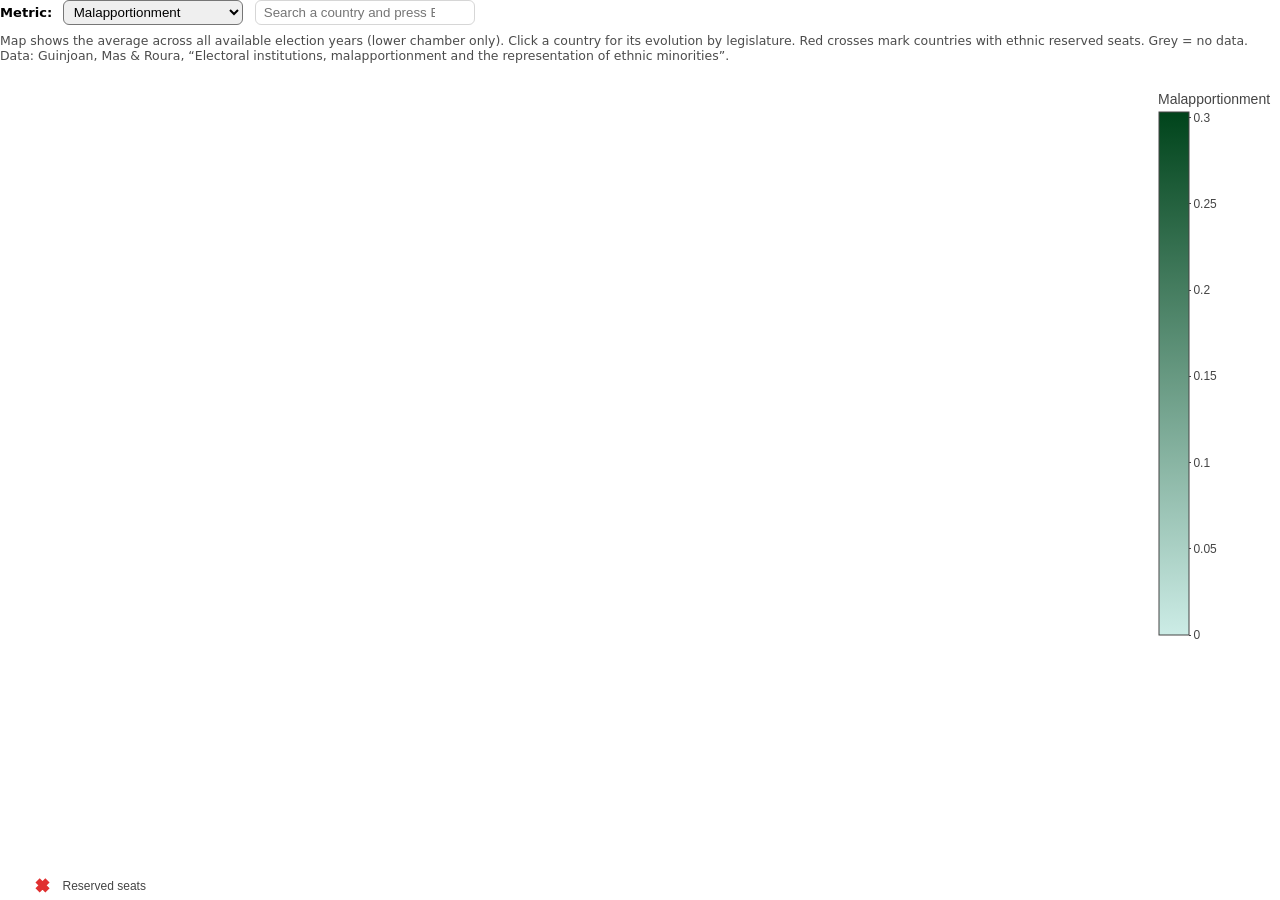
<file: maps/widgets/ethnicity_map.html>
<!DOCTYPE html>
<html lang="en">
<head>
<meta charset="utf-8"/>
<style>body{background-color:white;}</style>
<link href="lib/htmltools-fill-0.5.9/fill.css" rel="stylesheet" />
<script src="lib/htmlwidgets-1.6.4/htmlwidgets.js"></script>
<script src="lib/plotly-binding-4.12.1/plotly.js"></script>
<script src="lib/typedarray-0.1/typedarray.min.js"></script>
<script src="lib/jquery-3.5.1/jquery.min.js"></script>
<link href="lib/crosstalk-1.2.2/css/crosstalk.min.css" rel="stylesheet" />
<script src="lib/crosstalk-1.2.2/js/crosstalk.min.js"></script>
<link href="lib/plotly-htmlwidgets-css-2.25.2/plotly-htmlwidgets.css" rel="stylesheet" />
<script src="lib/plotly-main-2.25.2/plotly-latest.min.js"></script>

</head>
<body>
<style>
  html, body { height: 100%; margin: 0; }
  .repbias-map-page { display: flex; flex-direction: column; height: 100vh; font-family: system-ui, sans-serif; }
  .repbias-map-controls { flex: 0 0 auto; }
  .repbias-map-area { flex: 1 1 auto; min-height: 0; position: relative; }
  .repbias-map-area .repbias-geo-plot-2 { width: 100% !important; height: 100% !important; }
  .repbias-map-area .js-plotly-plot, .repbias-map-area .plot-container { width: 100% !important; height: 100% !important; }
</style>
<div class="repbias-map-page">
  <div class="repbias-map-controls">
    <div style="display:flex; align-items:center; gap:0.75rem; margin-bottom:8px; flex-wrap:wrap; font-family:system-ui,sans-serif;">
      <label style="font-size:0.82rem; font-weight:600;">
        Metric:
        <select id="map2-metric" style="margin-left:6px; padding:3px 6px; border-radius:6px;">
          <option value="MAL2">Malapportionment</option>
          <option value="ethn_scale">Ethnic minority presence</option>
          <option value="DM">District magnitude</option>
        </select>
      </label>
      <input id="map2-country-search" list="map2-country-search-list" type="search" placeholder="Search a country and press Enter…" onkeydown="if (event.key === &#39;Enter&#39;) repbiasMap2SearchSubmit();" style="padding:4px 8px; border-radius:6px; border:1px solid #99999966; min-width:220px; background:transparent; color:inherit;"/>
      <datalist id="map2-country-search-list"></datalist>
    </div>
    <p style="font-size:0.78rem; opacity:0.7; margin:0 0 8px; font-family:system-ui,sans-serif;">Map shows the average across all available election years (lower chamber only). Click a country for its evolution by legislature. Red crosses mark countries with ethnic reserved seats. Grey = no data. Data: Guinjoan, Mas &amp; Roura, “Electoral institutions, malapportionment and the representation of ethnic minorities”.</p>
  </div>
  <div class="repbias-map-area">
    <div class="plotly html-widget html-fill-item" id="htmlwidget-6cd947b2b8e5e8e02a81" style="width:100%;height:400px;"></div>
    <script type="application/json" data-for="htmlwidget-6cd947b2b8e5e8e02a81">{"x":{"visdat":{"3af873d3d5e":["function () ","plotlyVisDat"]},"cur_data":"3af873d3d5e","attrs":{"3af873d3d5e":{"locations":["ALB","ARG","AUS","AUT","BEL","BEN","BFA","BGD","BGR","BIH","BOL","BRA","BRB","BTN","BWA","CAN","CHE","CHL","CIV","COL","COM","CPV","CRI","CYP","CZE","DEU","DNK","DOM","ECU","ESP","EST","FIN","FRA","GBR","GEO","GHA","GMB","GNB","GRC","GTM","GUY","HND","HRV","HUN","IND","IRL","ISL","ITA","JAM","JPN","KEN","KOR","LKA","LSO","LTU","LVA","MEX","MKD","MLT","MNG","MOZ","MUS","MYS","NOR","NZL","PAK","PER","POL","PRT","PRY","ROU","RUS","SEN","SLB","SLV","SVN","SWE","TGO","TTO","TUN","TUR","URY","USA","ZAF","ZMB"],"z":[0.016799999999999999,0.13880000000000001,0.029399999999999999,0.036200000000000003,0.031399999999999997,0.052499999999999998,0.15240000000000001,0.098500000000000004,0.022800000000000001,0.22800000000000001,0.30320000000000003,0.098299999999999998,0.040899999999999999,0.13980000000000001,0.087300000000000003,0.065199999999999994,0.029899999999999999,0.15260000000000001,0.25669999999999998,0.13789999999999999,0.17130000000000001,0.067400000000000002,0.021700000000000001,0.0161,0.025600000000000001,0.076399999999999996,0.060199999999999997,0.0843,0.14360000000000001,0.0974,0.056300000000000003,0.019300000000000001,0.0717,0.044600000000000001,0.017100000000000001,0.17979999999999999,0.2621,0.12470000000000001,0.044200000000000003,0.038100000000000002,0.22,0.069900000000000004,0.082299999999999998,0.065199999999999994,0.061699999999999998,0.034599999999999999,0.093399999999999997,0.0361,0.079200000000000007,0.069500000000000006,0.17499999999999999,0.083699999999999997,0.21299999999999999,0.0361,0.0207,0.0068999999999999999,0.1305,0.024899999999999999,0.012500000000000001,0.15429999999999999,0.024899999999999999,0.081000000000000003,0.17469999999999999,0.036600000000000001,0.0073000000000000001,0.081799999999999998,0.059200000000000003,0.017500000000000002,0.018100000000000002,0.055500000000000001,0.042799999999999998,0.0298,0.20710000000000001,0.16750000000000001,0.034700000000000002,0.0969,0.032300000000000002,0.20999999999999999,0.027699999999999999,0.078,0.082500000000000004,0.032099999999999997,0.0050000000000000001,0.0064000000000000003,0.19650000000000001],"text":["Albania","Argentina","Australia","Austria","Belgium","Benin","Burkina Faso","Bangladesh","Bulgaria","Bosnia and Herzegovina","Bolivia","Brazil","Barbados","Bhutan","Botswana","Canada","Switzerland","Chile","Ivory Coast","Colombia","Comoros","Cape Verde","Costa Rica","Cyprus","Czech Republic","Germany","Denmark","Dominican Republic","Ecuador","Spain","Estonia","Finland","France","UK","Georgia","Ghana","Gambia","Guinea-Bissau","Greece","Guatemala","Guyana","Honduras","Croatia","Hungary","India","Ireland","Iceland","Italy","Jamaica","Japan","Kenya","Korea","Sri Lanka","Lesotho","Lithuania","Latvia","Mexico","Macedonia","Malta","Mongolia","Mozambique","Mauritius","Malaysia","Norway","New Zealand","Pakistan","Peru","Poland","Portugal","Paraguay","Romania","Russian Federation","Senegal","Solomon Islands","El Salvador","Slovenia","Sweden","Togo","Trinidad and Tobago","Tunisia","Turkey","Uruguay","US","South Africa","Zambia"],"locationmode":"ISO-3","colorscale":[[0,"#ccece6"],[1,"#00441b"]],"zmin":0,"zauto":false,"customdata":["Albania","Argentina","Australia","Austria","Belgium","Benin","Burkina Faso","Bangladesh","Bulgaria","Bosnia and Herzegovina","Bolivia","Brazil","Barbados","Bhutan","Botswana","Canada","Switzerland","Chile","Ivory Coast","Colombia","Comoros","Cape Verde","Costa Rica","Cyprus","Czech Republic","Germany","Denmark","Dominican Republic","Ecuador","Spain","Estonia","Finland","France","UK","Georgia","Ghana","Gambia","Guinea-Bissau","Greece","Guatemala","Guyana","Honduras","Croatia","Hungary","India","Ireland","Iceland","Italy","Jamaica","Japan","Kenya","Korea","Sri Lanka","Lesotho","Lithuania","Latvia","Mexico","Macedonia","Malta","Mongolia","Mozambique","Mauritius","Malaysia","Norway","New Zealand","Pakistan","Peru","Poland","Portugal","Paraguay","Romania","Russian Federation","Senegal","Solomon Islands","El Salvador","Slovenia","Sweden","Togo","Trinidad and Tobago","Tunisia","Turkey","Uruguay","US","South Africa","Zambia"],"hovertemplate":"<b>%{customdata}<\/b><br>%{z}<extra><\/extra>","marker":{"line":{"color":"rgba(150,150,150,0.6)","width":0.5}},"colorbar":{"title":"Malapportionment","len":0.69999999999999996},"alpha_stroke":1,"sizes":[10,100],"spans":[1,20],"type":"choropleth"},"3af873d3d5e.1":{"type":"choropleth","locations":[],"z":[],"colorscale":[[0,"rgba(0,0,0,0)"],[1,"rgba(0,0,0,0)"]],"showscale":false,"showlegend":false,"hoverinfo":"skip","marker":{"line":{"color":"#FF6B00","width":3}},"inherit":false},"3af873d3d5e.2":{"type":"scattergeo","locationmode":"ISO-3","locations":["BOL","COL","HRV","SVN"],"text":["Bolivia — reserved seats for minorities","Colombia — reserved seats for minorities","Croatia — reserved seats for minorities","Slovenia — reserved seats for minorities"],"mode":"markers","marker":{"symbol":"x","size":10,"color":"#e03131","line":{"width":2,"color":"#e03131"}},"hovertemplate":"%{text}<extra><\/extra>","name":"Reserved seats","showlegend":true,"inherit":false}},"layout":{"margin":{"b":0,"l":0,"t":10,"r":0},"geo":{"projection":{"type":"natural earth"},"showframe":false,"showcoastlines":false,"showcountries":true,"countrycolor":"rgba(160,160,160,0.6)","showland":true,"landcolor":"rgba(210,210,210,0.35)","bgcolor":"rgba(0,0,0,0)"},"paper_bgcolor":"rgba(0,0,0,0)","font":{"color":"#444444"},"legend":{"x":0.02,"y":0.02,"bgcolor":"rgba(255,255,255,0.6)","yanchor":"top"},"scene":{"zaxis":{"title":[]}},"hovermode":"closest","showlegend":true},"source":"A","config":{"modeBarButtonsToAdd":["hoverclosest","hovercompare"],"showSendToCloud":false,"responsive":true},"data":[{"colorbar":{"title":"Malapportionment","ticklen":2,"len":0.69999999999999996,"lenmode":"fraction","y":1,"yanchor":"top"},"colorscale":[[0,"#ccece6"],[1,"#00441b"]],"showscale":true,"locations":["ALB","ARG","AUS","AUT","BEL","BEN","BFA","BGD","BGR","BIH","BOL","BRA","BRB","BTN","BWA","CAN","CHE","CHL","CIV","COL","COM","CPV","CRI","CYP","CZE","DEU","DNK","DOM","ECU","ESP","EST","FIN","FRA","GBR","GEO","GHA","GMB","GNB","GRC","GTM","GUY","HND","HRV","HUN","IND","IRL","ISL","ITA","JAM","JPN","KEN","KOR","LKA","LSO","LTU","LVA","MEX","MKD","MLT","MNG","MOZ","MUS","MYS","NOR","NZL","PAK","PER","POL","PRT","PRY","ROU","RUS","SEN","SLB","SLV","SVN","SWE","TGO","TTO","TUN","TUR","URY","USA","ZAF","ZMB"],"z":[0.016799999999999999,0.13880000000000001,0.029399999999999999,0.036200000000000003,0.031399999999999997,0.052499999999999998,0.15240000000000001,0.098500000000000004,0.022800000000000001,0.22800000000000001,0.30320000000000003,0.098299999999999998,0.040899999999999999,0.13980000000000001,0.087300000000000003,0.065199999999999994,0.029899999999999999,0.15260000000000001,0.25669999999999998,0.13789999999999999,0.17130000000000001,0.067400000000000002,0.021700000000000001,0.0161,0.025600000000000001,0.076399999999999996,0.060199999999999997,0.0843,0.14360000000000001,0.0974,0.056300000000000003,0.019300000000000001,0.0717,0.044600000000000001,0.017100000000000001,0.17979999999999999,0.2621,0.12470000000000001,0.044200000000000003,0.038100000000000002,0.22,0.069900000000000004,0.082299999999999998,0.065199999999999994,0.061699999999999998,0.034599999999999999,0.093399999999999997,0.0361,0.079200000000000007,0.069500000000000006,0.17499999999999999,0.083699999999999997,0.21299999999999999,0.0361,0.0207,0.0068999999999999999,0.1305,0.024899999999999999,0.012500000000000001,0.15429999999999999,0.024899999999999999,0.081000000000000003,0.17469999999999999,0.036600000000000001,0.0073000000000000001,0.081799999999999998,0.059200000000000003,0.017500000000000002,0.018100000000000002,0.055500000000000001,0.042799999999999998,0.0298,0.20710000000000001,0.16750000000000001,0.034700000000000002,0.0969,0.032300000000000002,0.20999999999999999,0.027699999999999999,0.078,0.082500000000000004,0.032099999999999997,0.0050000000000000001,0.0064000000000000003,0.19650000000000001],"text":["Albania","Argentina","Australia","Austria","Belgium","Benin","Burkina Faso","Bangladesh","Bulgaria","Bosnia and Herzegovina","Bolivia","Brazil","Barbados","Bhutan","Botswana","Canada","Switzerland","Chile","Ivory Coast","Colombia","Comoros","Cape Verde","Costa Rica","Cyprus","Czech Republic","Germany","Denmark","Dominican Republic","Ecuador","Spain","Estonia","Finland","France","UK","Georgia","Ghana","Gambia","Guinea-Bissau","Greece","Guatemala","Guyana","Honduras","Croatia","Hungary","India","Ireland","Iceland","Italy","Jamaica","Japan","Kenya","Korea","Sri Lanka","Lesotho","Lithuania","Latvia","Mexico","Macedonia","Malta","Mongolia","Mozambique","Mauritius","Malaysia","Norway","New Zealand","Pakistan","Peru","Poland","Portugal","Paraguay","Romania","Russian Federation","Senegal","Solomon Islands","El Salvador","Slovenia","Sweden","Togo","Trinidad and Tobago","Tunisia","Turkey","Uruguay","US","South Africa","Zambia"],"locationmode":"ISO-3","zmin":0,"zauto":false,"customdata":["Albania","Argentina","Australia","Austria","Belgium","Benin","Burkina Faso","Bangladesh","Bulgaria","Bosnia and Herzegovina","Bolivia","Brazil","Barbados","Bhutan","Botswana","Canada","Switzerland","Chile","Ivory Coast","Colombia","Comoros","Cape Verde","Costa Rica","Cyprus","Czech Republic","Germany","Denmark","Dominican Republic","Ecuador","Spain","Estonia","Finland","France","UK","Georgia","Ghana","Gambia","Guinea-Bissau","Greece","Guatemala","Guyana","Honduras","Croatia","Hungary","India","Ireland","Iceland","Italy","Jamaica","Japan","Kenya","Korea","Sri Lanka","Lesotho","Lithuania","Latvia","Mexico","Macedonia","Malta","Mongolia","Mozambique","Mauritius","Malaysia","Norway","New Zealand","Pakistan","Peru","Poland","Portugal","Paraguay","Romania","Russian Federation","Senegal","Solomon Islands","El Salvador","Slovenia","Sweden","Togo","Trinidad and Tobago","Tunisia","Turkey","Uruguay","US","South Africa","Zambia"],"hovertemplate":["<b>%{customdata}<\/b><br>%{z}<extra><\/extra>","<b>%{customdata}<\/b><br>%{z}<extra><\/extra>","<b>%{customdata}<\/b><br>%{z}<extra><\/extra>","<b>%{customdata}<\/b><br>%{z}<extra><\/extra>","<b>%{customdata}<\/b><br>%{z}<extra><\/extra>","<b>%{customdata}<\/b><br>%{z}<extra><\/extra>","<b>%{customdata}<\/b><br>%{z}<extra><\/extra>","<b>%{customdata}<\/b><br>%{z}<extra><\/extra>","<b>%{customdata}<\/b><br>%{z}<extra><\/extra>","<b>%{customdata}<\/b><br>%{z}<extra><\/extra>","<b>%{customdata}<\/b><br>%{z}<extra><\/extra>","<b>%{customdata}<\/b><br>%{z}<extra><\/extra>","<b>%{customdata}<\/b><br>%{z}<extra><\/extra>","<b>%{customdata}<\/b><br>%{z}<extra><\/extra>","<b>%{customdata}<\/b><br>%{z}<extra><\/extra>","<b>%{customdata}<\/b><br>%{z}<extra><\/extra>","<b>%{customdata}<\/b><br>%{z}<extra><\/extra>","<b>%{customdata}<\/b><br>%{z}<extra><\/extra>","<b>%{customdata}<\/b><br>%{z}<extra><\/extra>","<b>%{customdata}<\/b><br>%{z}<extra><\/extra>","<b>%{customdata}<\/b><br>%{z}<extra><\/extra>","<b>%{customdata}<\/b><br>%{z}<extra><\/extra>","<b>%{customdata}<\/b><br>%{z}<extra><\/extra>","<b>%{customdata}<\/b><br>%{z}<extra><\/extra>","<b>%{customdata}<\/b><br>%{z}<extra><\/extra>","<b>%{customdata}<\/b><br>%{z}<extra><\/extra>","<b>%{customdata}<\/b><br>%{z}<extra><\/extra>","<b>%{customdata}<\/b><br>%{z}<extra><\/extra>","<b>%{customdata}<\/b><br>%{z}<extra><\/extra>","<b>%{customdata}<\/b><br>%{z}<extra><\/extra>","<b>%{customdata}<\/b><br>%{z}<extra><\/extra>","<b>%{customdata}<\/b><br>%{z}<extra><\/extra>","<b>%{customdata}<\/b><br>%{z}<extra><\/extra>","<b>%{customdata}<\/b><br>%{z}<extra><\/extra>","<b>%{customdata}<\/b><br>%{z}<extra><\/extra>","<b>%{customdata}<\/b><br>%{z}<extra><\/extra>","<b>%{customdata}<\/b><br>%{z}<extra><\/extra>","<b>%{customdata}<\/b><br>%{z}<extra><\/extra>","<b>%{customdata}<\/b><br>%{z}<extra><\/extra>","<b>%{customdata}<\/b><br>%{z}<extra><\/extra>","<b>%{customdata}<\/b><br>%{z}<extra><\/extra>","<b>%{customdata}<\/b><br>%{z}<extra><\/extra>","<b>%{customdata}<\/b><br>%{z}<extra><\/extra>","<b>%{customdata}<\/b><br>%{z}<extra><\/extra>","<b>%{customdata}<\/b><br>%{z}<extra><\/extra>","<b>%{customdata}<\/b><br>%{z}<extra><\/extra>","<b>%{customdata}<\/b><br>%{z}<extra><\/extra>","<b>%{customdata}<\/b><br>%{z}<extra><\/extra>","<b>%{customdata}<\/b><br>%{z}<extra><\/extra>","<b>%{customdata}<\/b><br>%{z}<extra><\/extra>","<b>%{customdata}<\/b><br>%{z}<extra><\/extra>","<b>%{customdata}<\/b><br>%{z}<extra><\/extra>","<b>%{customdata}<\/b><br>%{z}<extra><\/extra>","<b>%{customdata}<\/b><br>%{z}<extra><\/extra>","<b>%{customdata}<\/b><br>%{z}<extra><\/extra>","<b>%{customdata}<\/b><br>%{z}<extra><\/extra>","<b>%{customdata}<\/b><br>%{z}<extra><\/extra>","<b>%{customdata}<\/b><br>%{z}<extra><\/extra>","<b>%{customdata}<\/b><br>%{z}<extra><\/extra>","<b>%{customdata}<\/b><br>%{z}<extra><\/extra>","<b>%{customdata}<\/b><br>%{z}<extra><\/extra>","<b>%{customdata}<\/b><br>%{z}<extra><\/extra>","<b>%{customdata}<\/b><br>%{z}<extra><\/extra>","<b>%{customdata}<\/b><br>%{z}<extra><\/extra>","<b>%{customdata}<\/b><br>%{z}<extra><\/extra>","<b>%{customdata}<\/b><br>%{z}<extra><\/extra>","<b>%{customdata}<\/b><br>%{z}<extra><\/extra>","<b>%{customdata}<\/b><br>%{z}<extra><\/extra>","<b>%{customdata}<\/b><br>%{z}<extra><\/extra>","<b>%{customdata}<\/b><br>%{z}<extra><\/extra>","<b>%{customdata}<\/b><br>%{z}<extra><\/extra>","<b>%{customdata}<\/b><br>%{z}<extra><\/extra>","<b>%{customdata}<\/b><br>%{z}<extra><\/extra>","<b>%{customdata}<\/b><br>%{z}<extra><\/extra>","<b>%{customdata}<\/b><br>%{z}<extra><\/extra>","<b>%{customdata}<\/b><br>%{z}<extra><\/extra>","<b>%{customdata}<\/b><br>%{z}<extra><\/extra>","<b>%{customdata}<\/b><br>%{z}<extra><\/extra>","<b>%{customdata}<\/b><br>%{z}<extra><\/extra>","<b>%{customdata}<\/b><br>%{z}<extra><\/extra>","<b>%{customdata}<\/b><br>%{z}<extra><\/extra>","<b>%{customdata}<\/b><br>%{z}<extra><\/extra>","<b>%{customdata}<\/b><br>%{z}<extra><\/extra>","<b>%{customdata}<\/b><br>%{z}<extra><\/extra>","<b>%{customdata}<\/b><br>%{z}<extra><\/extra>"],"marker":{"line":{"color":"rgba(150,150,150,0.6)","width":0.5}},"type":"choropleth","frame":null},{"type":"choropleth","colorscale":[[0,"rgba(0,0,0,0)"],[1,"rgba(0,0,0,0)"]],"showscale":false,"showlegend":false,"hoverinfo":"skip","marker":{"color":"rgba(255,127,14,1)","line":{"color":"#FF6B00","width":3}},"frame":null},{"type":"scattergeo","locationmode":"ISO-3","locations":["BOL","COL","HRV","SVN"],"text":["Bolivia — reserved seats for minorities","Colombia — reserved seats for minorities","Croatia — reserved seats for minorities","Slovenia — reserved seats for minorities"],"mode":"markers","marker":{"color":"#e03131","symbol":"x","size":10,"line":{"color":"#e03131","width":2}},"hovertemplate":["%{text}<extra><\/extra>","%{text}<extra><\/extra>","%{text}<extra><\/extra>","%{text}<extra><\/extra>"],"name":"Reserved seats","showlegend":true,"line":{"color":"rgba(44,160,44,1)"},"frame":null}],"highlight":{"on":"plotly_click","persistent":false,"dynamic":false,"selectize":false,"opacityDim":0.20000000000000001,"selected":{"opacity":1},"debounce":0},"shinyEvents":["plotly_hover","plotly_click","plotly_selected","plotly_relayout","plotly_brushed","plotly_brushing","plotly_clickannotation","plotly_doubleclick","plotly_deselect","plotly_afterplot","plotly_sunburstclick"],"base_url":"https://plot.ly"},"evals":[],"jsHooks":{"render":[{"code":"\n    function(el, x) {\n      el.classList.add('repbias-geo-plot-2');\n      el.on('plotly_click', function(d) {\n        if (!d || !d.points || !d.points.length) return;\n        var iso3 = d.points[0].location;\n        if (iso3) { repbiasMap2SelectCountry(iso3, el); }\n      });\n      var loader = document.getElementById('map2-loading');\n      if (loader) loader.style.display = 'none';\n    }\n  ","data":null}]}}</script>
    <div id="map2-popup" style="display:none; position:absolute; inset:0; z-index:50; background:rgba(255,255,255,0.92); border-radius:10px; padding:1.25rem; box-sizing:border-box; font-family:system-ui,sans-serif; overflow:auto;">
      <button onclick="repbiasMap2ClosePopup()" style="position:absolute; top:10px; right:14px; background:none; border:none; font-size:1.3rem; line-height:1; cursor:pointer; color:#333; z-index:2;">✕</button>
      <h4 id="map2-popup-title" style="margin:0 0 0.4rem; color:#222;"></h4>
      <p id="map2-popup-detail" style="font-size:0.95rem; color:#333;"></p>
      <div id="map2-popup-chart" style="width:100%; height:230px; margin-top:0.5rem;"></div>
    </div>
    <div id="map2-loading" style="position:absolute; inset:0; z-index:60; display:flex; align-items:center; justify-content:center; background:rgba(255,255,255,0.6); font-family:system-ui,sans-serif; font-size:0.9rem; color:#444;">Loading map…</div>
  </div>
  <script>
var repbiasMap2Data = {"MAL2":{"iso3":["ALB","ARG","AUS","AUT","BEL","BEN","BFA","BGD","BGR","BIH","BOL","BRA","BRB","BTN","BWA","CAN","CHE","CHL","CIV","COL","COM","CPV","CRI","CYP","CZE","DEU","DNK","DOM","ECU","ESP","EST","FIN","FRA","GBR","GEO","GHA","GMB","GNB","GRC","GTM","GUY","HND","HRV","HUN","IND","IRL","ISL","ITA","JAM","JPN","KEN","KOR","LKA","LSO","LTU","LVA","MEX","MKD","MLT","MNG","MOZ","MUS","MYS","NOR","NZL","PAK","PER","POL","PRT","PRY","ROU","RUS","SEN","SLB","SLV","SVN","SWE","TGO","TTO","TUN","TUR","URY","USA","ZAF","ZMB"],"z":[0.0168,0.1388,0.0294,0.0362,0.0314,0.0525,0.1524,0.0985,0.0228,0.228,0.3032,0.0983,0.0409,0.1398,0.0873,0.0652,0.0299,0.1526,0.2567,0.1379,0.1713,0.0674,0.0217,0.0161,0.0256,0.0764,0.0602,0.0843,0.1436,0.0974,0.0563,0.0193,0.0717,0.0446,0.0171,0.1798,0.2621,0.1247,0.0442,0.0381,0.22,0.0699,0.0823,0.0652,0.0617,0.0346,0.0934,0.0361,0.0792,0.0695,0.175,0.0837,0.213,0.0361,0.0207,0.0069,0.1305,0.0249,0.0125,0.1543,0.0249,0.081,0.1747,0.0366,0.0073,0.0818,0.0592,0.0175,0.0181,0.0555,0.0428,0.0298,0.2071,0.1675,0.0347,0.0969,0.0323,0.21,0.0277,0.078,0.0825,0.0321,0.005,0.0064,0.1965],"ctr":["Albania","Argentina","Australia","Austria","Belgium","Benin","Burkina Faso","Bangladesh","Bulgaria","Bosnia and Herzegovina","Bolivia","Brazil","Barbados","Bhutan","Botswana","Canada","Switzerland","Chile","Ivory Coast","Colombia","Comoros","Cape Verde","Costa Rica","Cyprus","Czech Republic","Germany","Denmark","Dominican Republic","Ecuador","Spain","Estonia","Finland","France","UK","Georgia","Ghana","Gambia","Guinea-Bissau","Greece","Guatemala","Guyana","Honduras","Croatia","Hungary","India","Ireland","Iceland","Italy","Jamaica","Japan","Kenya","Korea","Sri Lanka","Lesotho","Lithuania","Latvia","Mexico","Macedonia","Malta","Mongolia","Mozambique","Mauritius","Malaysia","Norway","New Zealand","Pakistan","Peru","Poland","Portugal","Paraguay","Romania","Russian Federation","Senegal","Solomon Islands","El Salvador","Slovenia","Sweden","Togo","Trinidad and Tobago","Tunisia","Turkey","Uruguay","US","South Africa","Zambia"]},"ethn_scale":{"iso3":["ALB","ARG","AUS","AUT","BEL","BEN","BFA","BGD","BGR","BIH","BOL","BRA","BRB","BTN","BWA","CAN","CHE","CHL","CIV","COL","COM","CPV","CRI","CZE","DEU","DNK","DOM","ECU","ESP","EST","FIN","FRA","GBR","GEO","GHA","GMB","GNB","GRC","GTM","GUY","HND","HRV","HUN","IND","IRL","ISL","ITA","JAM","JPN","KEN","KOR","LKA","LSO","LTU","LVA","MEX","MKD","MLT","MNG","MOZ","MUS","MYS","NOR","NZL","PAK","PER","POL","PRT","PRY","ROU","RUS","SEN","SLB","SLV","SVN","SWE","TGO","TTO","TUN","TUR","URY","USA","ZAF","ZMB"],"z":[0.0833,0.1441,0,0.0556,0.0455,0.125,0,0.01,0.1419,0,0.4421,0.1296,0,0.5021,0.2281,0.2899,0.1346,0.1763,0.1942,0.4167,0,0,0.2143,0.0361,0.0033,0.1064,0,0.2206,0.2531,0.125,0.2077,0.0565,0.1519,0.274,0,0,0,0.0446,0.1522,0.5,0.1111,0.3475,0.0613,0.0295,0,0,0.0827,0,0.0065,0.3451,0,0.3864,0,0.1056,0.2,0.0917,0.1667,0,0.0192,0.2273,0,0.2973,0,0.0986,0.2361,0.6346,0.0235,0,0.3056,0.1841,0.1629,0,0,0.1071,0.0444,0,0,0,0,0.1913,0,0.1966,0.7778,0],"ctr":["Albania","Argentina","Australia","Austria","Belgium","Benin","Burkina Faso","Bangladesh","Bulgaria","Bosnia and Herzegovina","Bolivia","Brazil","Barbados","Bhutan","Botswana","Canada","Switzerland","Chile","Ivory Coast","Colombia","Comoros","Cape Verde","Costa Rica","Czech Republic","Germany","Denmark","Dominican Republic","Ecuador","Spain","Estonia","Finland","France","UK","Georgia","Ghana","Gambia","Guinea-Bissau","Greece","Guatemala","Guyana","Honduras","Croatia","Hungary","India","Ireland","Iceland","Italy","Jamaica","Japan","Kenya","Korea","Sri Lanka","Lesotho","Lithuania","Latvia","Mexico","Macedonia","Malta","Mongolia","Mozambique","Mauritius","Malaysia","Norway","New Zealand","Pakistan","Peru","Poland","Portugal","Paraguay","Romania","Russian Federation","Senegal","Solomon Islands","El Salvador","Slovenia","Sweden","Togo","Trinidad and Tobago","Tunisia","Turkey","Uruguay","US","South Africa","Zambia"]},"DM":{"iso3":["ALB","ARG","AUS","AUT","BEL","BEN","BFA","BGD","BGR","BIH","BOL","BRA","BRB","BTN","BWA","CAN","CHE","CHL","CIV","COL","COM","CPV","CRI","CYP","CZE","DEU","DNK","DOM","ECU","ESP","EST","FIN","FRA","GBR","GEO","GHA","GMB","GNB","GRC","GTM","GUY","HND","HRV","HUN","IND","IRL","ISL","ITA","JAM","JPN","KEN","KOR","LKA","LSO","LTU","LVA","MEX","MKD","MLT","MNG","MOZ","MUS","MYS","NOR","NZL","PAK","PER","POL","PRT","PRY","ROU","RUS","SEN","SLB","SLV","SVN","SWE","TGO","TTO","TUN","TUR","URY","USA","ZAF","ZMB"],"z":[11.6667,5.375,1,16.9333,13.6364,4.0625,2.5517,1,7.7419,4.2,1.5116,19,1,1,1,1,7.6923,2,1.245,4.6111,1,5.5385,8.1429,9.3333,17.3648,1.9572,10.524,5.3594,3.9143,6.7308,7.4792,13.8462,1,1,2.027,1,1,3.5172,5.1468,6.5417,2.5,7.1111,8.9742,1.6956,1,3.9294,10.5,13.7451,1,1.5464,1,1.2146,9.3458,1.4815,1.9583,20,1.6466,13.6667,5,1.8462,22.5455,2.9524,1,8.8947,1.6806,1,5,10.6028,11.3,4.4444,5.3908,1.9912,3.2609,1,6,1,12.0345,3.0333,1,6.961,6.5771,5.2105,1,22.2222,1],"ctr":["Albania","Argentina","Australia","Austria","Belgium","Benin","Burkina Faso","Bangladesh","Bulgaria","Bosnia and Herzegovina","Bolivia","Brazil","Barbados","Bhutan","Botswana","Canada","Switzerland","Chile","Ivory Coast","Colombia","Comoros","Cape Verde","Costa Rica","Cyprus","Czech Republic","Germany","Denmark","Dominican Republic","Ecuador","Spain","Estonia","Finland","France","UK","Georgia","Ghana","Gambia","Guinea-Bissau","Greece","Guatemala","Guyana","Honduras","Croatia","Hungary","India","Ireland","Iceland","Italy","Jamaica","Japan","Kenya","Korea","Sri Lanka","Lesotho","Lithuania","Latvia","Mexico","Macedonia","Malta","Mongolia","Mozambique","Mauritius","Malaysia","Norway","New Zealand","Pakistan","Peru","Poland","Portugal","Paraguay","Romania","Russian Federation","Senegal","Solomon Islands","El Salvador","Slovenia","Sweden","Togo","Trinidad and Tobago","Tunisia","Turkey","Uruguay","US","South Africa","Zambia"]}};
var repbiasMap2Series = {"ALB":{"year":[2013,2017],"MAL2":[0.0198,0.0138],"ethn_scale":[0.0833,0.0833],"DM":[11.6667,11.6667]},"ARG":{"year":[2011,2013,2015],"MAL2":[0.1393,0.1422,0.1349],"ethn_scale":[0.1458,0.1458,0.1406],"DM":[5.4167,5.2917,5.4167]},"AUS":{"year":[2010],"MAL2":[0.0294],"ethn_scale":[0],"DM":[1]},"AUT":{"year":[1999,2002,2006,2008,2013],"MAL2":[0.0281,0.0264,0.0375,0.0383,0.0508],"ethn_scale":[0.0556,0.0556,0.0556,0.0556,0.0556],"DM":[17.2222,17.8889,17,16.5556,16]},"BEL":{"year":[1999,2003,2007,2010,2014],"MAL2":[0.028,0.0323,0.0316,0.0325,0.0328],"ethn_scale":[0.0455,0.0455,0.0455,0.0455,0.0455],"DM":[13.6364,13.6364,13.6364,13.6364,13.6364]},"BEN":{"year":[1995,1999],"MAL2":[0.0499,0.0551],"ethn_scale":[0,0.25],"DM":[4.6667,3.4583]},"BFA":{"year":[2007,2012,2012,2015,2015],"MAL2":[0.0906,0.1693,0.1693,0.1663,0.1663],"ethn_scale":[0,0,"NA",0,"NA"],"DM":[2.1333,2.7609,"NA",2.7609,"NA"]},"BGD":{"year":[1996,2001],"MAL2":[0.0976,0.0994],"ethn_scale":[0.01,0.01],"DM":[1,1]},"BGR":{"year":[2001,2005,2013,2014,2017],"MAL2":[0.0219,0.0218,0.0342,0.0363,0],"ethn_scale":[0.1452,0.1452,0.1452,0.129,0.1452],"DM":[7.7419,7.7419,7.7419,7.7419,7.7419]},"BIH":{"year":[2018],"MAL2":[0.228],"ethn_scale":[0],"DM":[4.2]},"BOL":{"year":[2009],"MAL2":[0.3032],"ethn_scale":[0.4421],"DM":[1.5116]},"BRA":{"year":[2010,2014],"MAL2":[0.0966,0.1],"ethn_scale":[0.1296,0.1296],"DM":[19,19]},"BRB":{"year":[1999,2003],"MAL2":[0.0552,0.0266],"ethn_scale":[0,0],"DM":[1,1]},"BTN":{"year":[2013,2018],"MAL2":[0.1393,0.1402],"ethn_scale":[0.5149,0.4894],"DM":[1,1]},"BWA":{"year":[2014],"MAL2":[0.0873],"ethn_scale":[0.2281],"DM":[1]},"CAN":{"year":[2015],"MAL2":[0.0652],"ethn_scale":[0.2899],"DM":[1]},"CHE":{"year":[2015],"MAL2":[0.0299],"ethn_scale":[0.1346],"DM":[7.6923]},"CHL":{"year":[2009,2013],"MAL2":[0.1441,0.161],"ethn_scale":[0.1812,0.1714],"DM":[2,2]},"CIV":{"year":[2011,2016],"MAL2":[0.2673,0.2461],"ethn_scale":[0.1885,0.2],"DM":[1.2461,1.2439]},"COL":{"year":[2014,2014],"MAL2":[0.1379,0.1379],"ethn_scale":[0.4167,0.4167],"DM":[4.6111,4.6111]},"COM":{"year":[2015],"MAL2":[0.1713],"ethn_scale":[0],"DM":[1]},"CPV":{"year":[2011,2016],"MAL2":[0.059,0.0757],"ethn_scale":[0,0],"DM":[5.5385,5.5385]},"CRI":{"year":[2010,2014],"MAL2":[0.0219,0.0215],"ethn_scale":[0.2143,0.2143],"DM":[8.1429,8.1429]},"CYP":{"year":[2001,2006,2011,2016],"MAL2":[0.0149,0.0195,0.0151,0.0148],"ethn_scale":["NA","NA","NA","NA"],"DM":[9.3333,9.3333,9.3333,9.3333]},"CZE":{"year":[1996,1998,2002,2006,2010,2013,2017],"MAL2":[0.0304,0.0212,0.0246,0.0225,0.0265,0.0264,0.0273],"ethn_scale":[0,0,0.0244,0.0244,0.061,0.0714,0.0714],"DM":[25.125,25,14.2857,14.2857,14.2857,14.2857,14.2857]},"DEU":{"year":[1998,1998,2002,2002,2005,2005,2009,2009,2013,2013],"MAL2":[0.0752,0.0752,0.1078,0.1078,0.06,0.06,0.0782,0.0782,0.0611,0.0611],"ethn_scale":[0.003,0.003,0.0033,0.0033,0.0033,0.0033,0.0033,0.0033,0.0033,0.0033],"DM":[1.9448,1.9448,1.9143,1.9143,1.9492,1.9492,1.9746,1.9746,2.0032,2.0032]},"DNK":{"year":[1998,2001,2001,2005,2005,2007,2007,2011,2011,2015],"MAL2":[0.0441,0.0698,0.0698,0.0647,0.0647,0.0491,0.0491,0.0749,0.0749,0.0407],"ethn_scale":[0,0.0909,0.0909,0.0909,0.0909,0.1333,0.1333,0.1333,0.1333,0.1667],"DM":[10.2941,8.1364,8.1364,8.1364,8.1364,11.9333,11.9333,11.9333,11.9333,14.6667]},"DOM":{"year":[2010,2016],"MAL2":[0.1094,0.0593],"ethn_scale":[0,0],"DM":[5.1562,5.5625]},"ECU":{"year":[2013,2013],"MAL2":[0.1436,0.1436],"ethn_scale":[0.2206,0.2206],"DM":[3.9143,3.9143]},"ESP":{"year":[1996,2000,2004,2008,2011,2015,2016,2019,2019],"MAL2":[0.0923,0.0928,0.0976,0.0988,0.0992,0.0996,0.0978,0.0991,0.0995],"ethn_scale":[0.2523,0.2523,0.2523,0.2523,0.2523,0.2523,0.2596,0.2523,0.2523],"DM":[6.7308,6.7308,6.7308,6.7308,6.7308,6.7308,6.7308,6.7308,6.7308]},"EST":{"year":[2003,2007,2011,2015],"MAL2":[0.0575,0.0328,0.0455,0.0896],"ethn_scale":[0.125,0.125,0.125,0.125],"DM":[8.4167,6.25,6.8333,8.4167]},"FIN":{"year":[1999,1999,2003,2003,2007,2011,2015,2015],"MAL2":[0.0198,0.0198,0.0213,0.0213,0.0179,0.0182,0.0183,0.0183],"ethn_scale":[0.2,0.2,0.2,0.2,0.2,0.2,0.2308,0.2308],"DM":[13.3333,13.3333,13.3333,13.3333,13.3333,13.3333,15.3846,15.3846]},"FRA":{"year":[1997,2002,2007,2012,2012],"MAL2":[0.0676,0.0783,0.082,0.0653,0.0653],"ethn_scale":[0.0523,0.0523,0.0565,0.0607,0.0607],"DM":[1,1,1,1,1]},"GBR":{"year":[2001,2005,2010,2015,2015,2017,2017,2019],"MAL2":[0.0494,0.0469,0.0411,0.0423,0.0423,0.0444,0.0444,0.0462],"ethn_scale":[0.1669,0.1533,0.1492,0.1492,0.1492,0.1492,0.1492,0.1492],"DM":[1,1,1,1,1,1,1,1]},"GEO":{"year":[2016],"MAL2":[0.0171],"ethn_scale":[0.274],"DM":[2.027]},"GHA":{"year":[2012,2016],"MAL2":[0.1815,0.1782],"ethn_scale":[0,0],"DM":[1,1]},"GMB":{"year":[2007,2017],"MAL2":[0.243,0.2812],"ethn_scale":[0,0],"DM":[1,1]},"GNB":{"year":[2014],"MAL2":[0.1247],"ethn_scale":[0],"DM":[3.5172]},"GRC":{"year":[1996,2000,2004,2007,2009,2012,2012,2015,2015],"MAL2":[0.0423,0.0439,0.0445,0.0473,0.0464,0.0482,0.0482,0.0391,0.0383],"ethn_scale":[0.0446,0.0446,0.0446,0.0446,0.0446,0.0446,0.0446,0.0446,0.0446],"DM":[5.1429,5.1429,5.1786,5.1429,5.1429,5.1429,5.1429,5.1429,5.1429]},"GTM":{"year":[2015,2015],"MAL2":[0.0381,0.0381],"ethn_scale":[0.1522,0.1522],"DM":[6.5417,6.5417]},"GUY":{"year":[2015],"MAL2":[0.22],"ethn_scale":[0.5],"DM":[2.5]},"HND":{"year":[2013,2017],"MAL2":[0.0621,0.0778],"ethn_scale":[0.1111,0.1111],"DM":[7.1111,7.1111]},"HRV":{"year":[2000,2000,2003,2003,2007,2007,2011,2011,2015,2015,2016,2016],"MAL2":[0.0782,0.0782,0.0956,0.0956,0.0971,0.0971,0.0953,0.0953,0.065,0.065,0.0625,0.0625],"ethn_scale":[0.3125,0.3125,0.3529,0.3529,0.3333,0.3333,0.4,0.4,0.3333,0.3333,0.3529,0.3529],"DM":[9.4375,9.4375,8.9412,8.9412,9.2,9.2,8.2,8.2,9.0667,9.0667,9,9]},"HUN":{"year":[1998,2002,2006,2010,2014,2014],"MAL2":[0.0742,0.0787,0.0937,0.1104,0.017,0.017],"ethn_scale":[0.0612,0.0612,0.0612,0.0612,0.0613,0.0613],"DM":[1.551,1.6122,1.6429,1.648,1.8598,1.8598]},"IND":{"year":[2014],"MAL2":[0.0617],"ethn_scale":[0.0295],"DM":[1]},"IRL":{"year":[1997,2002,2007,2011,2016],"MAL2":[0.0244,0.0293,0.0389,0.0436,0.037],"ethn_scale":[0,0,0,0,0],"DM":[4.0488,3.9524,3.8605,3.8605,3.925]},"ISL":{"year":[2016,2017],"MAL2":[0.0936,0.0932],"ethn_scale":[0,0],"DM":[10.5,10.5]},"ITA":{"year":[2001,2006,2008,2013,2018,2018],"MAL2":[0.0381,0.0126,0.0124,0.0137,0.0697,0.0697],"ethn_scale":[0.0433,0.125,0.125,0.125,0.0388,0.0388],"DM":[5.9615,23.7308,23.7308,23.7308,2.6582,2.6582]},"JAM":{"year":[1997,2002,2007,2011,2016,2020],"MAL2":[0.0756,0.0742,0.0939,0.0764,0.0775,0.0772],"ethn_scale":[0,0,0,0,0,0],"DM":[1,1,1,1,1,1]},"JPN":{"year":[2009,2012,2014],"MAL2":[0.0664,0.0715,0.0706],"ethn_scale":[0.0064,0.0064,0.0065],"DM":[1.5434,1.5434,1.5523]},"KEN":{"year":[1997,2002,2007],"MAL2":[0.1741,0.171,0.1799],"ethn_scale":[0.4143,0.4143,0.2067],"DM":[1,1,1]},"KOR":{"year":[2012,2012],"MAL2":[0.0837,0.0837],"ethn_scale":[0,0],"DM":[1.2146,1.2146]},"LKA":{"year":[2015,2020],"MAL2":[0.0549,0.3711],"ethn_scale":[0.3864,0.3864],"DM":[8.9091,9.7826]},"LSO":{"year":[2012,2015,2017],"MAL2":[0.0363,0.0363,0.0357],"ethn_scale":[0,0,0],"DM":[1.4815,1.4815,1.4815]},"LTU":{"year":[2000,2000,2004,2004,2008,2008,2012],"MAL2":[0.0153,0.0153,0.019,0.019,0.024,0.024,0.028],"ethn_scale":[0.1056,0.1056,0.1056,0.1056,0.1056,0.1056,0.1056],"DM":[1.9583,1.9583,1.9583,1.9583,1.9583,1.9583,1.9583]},"LVA":{"year":[1998,2002,2006,2010,2011,2014],"MAL2":[0.005,0.0071,0.0058,0.0089,0.0066,0.0077],"ethn_scale":[0.2,0.2,0.2,0.2,0.2,0.2],"DM":[20,20,20,20,20,20]},"MEX":{"year":[2009,2009,2012,2012,2018,2018],"MAL2":[0.0417,0.0417,0.1498,0.1498,0.2,0.2],"ethn_scale":[0.0883,0.0883,0.0919,0.0919,0.0949,0.0949],"DM":[1.6393,1.6393,1.6393,1.6393,1.6611,1.6611]},"MKD":{"year":[2014,2014],"MAL2":[0.0249,0.0249],"ethn_scale":[0.1667,0.1667],"DM":[13.6667,13.6667]},"MLT":{"year":[1996,1998,2003,2008,2013,2017],"MAL2":[0.0088,0.0128,0.0161,0.0097,0.0145,0.0133],"ethn_scale":[0,0,0,0,0,0],"DM":[5,5,5,5,5,5]},"MNG":{"year":[2012],"MAL2":[0.1543],"ethn_scale":[0.0192],"DM":[1.8462]},"MOZ":{"year":[2014],"MAL2":[0.0249],"ethn_scale":[0.2273],"DM":[22.5455]},"MUS":{"year":[2014],"MAL2":[0.081],"ethn_scale":[0],"DM":[2.9524]},"MYS":{"year":[2018],"MAL2":[0.1747],"ethn_scale":[0.2973],"DM":[1]},"NOR":{"year":[2013,2017],"MAL2":[0.0335,0.0396],"ethn_scale":[0,0],"DM":[8.8947,8.8947]},"NZL":{"year":[2014,2014],"MAL2":[0.0073,0.0073],"ethn_scale":[0.0986,0.0986],"DM":[1.6806,1.6806]},"PAK":{"year":[2002,2008,2013],"MAL2":[0.0718,0.0918,0.0819],"ethn_scale":[0.2757,0.2697,0.1629],"DM":[1,1,1]},"PER":{"year":[2011],"MAL2":[0.0592],"ethn_scale":[0.6346],"DM":[5]},"POL":{"year":[1997,2001,2005,2007,2011,2015],"MAL2":[0.0203,0.0145,0.0173,0.0202,0.0153,0.0175],"ethn_scale":[0.0192,0.0244,0.0244,0.0244,0.0244,0.0244],"DM":[7.5192,11.2195,11.2195,11.2195,11.2195,11.2195]},"PRT":{"year":[1999,2002,2005,2009,2011],"MAL2":[0.0125,0.0166,0.0166,0.0232,0.0213],"ethn_scale":[0,0,0,0,0],"DM":[11.3,11.3,11.3,11.3,11.3]},"PRY":{"year":[2018],"MAL2":[0.0555],"ethn_scale":[0.3056],"DM":[4.4444]},"ROU":{"year":[2000,2004,2012,2012,2016,2016],"MAL2":[0.0321,0.0368,0.0677,0.0677,0.0264,0.0264],"ethn_scale":[0.1905,0.1905,0.1714,0.1714,0.1905,0.1905],"DM":[8.2143,7.619,1,1,7.2558,7.2558]},"RUS":{"year":[2016,2016,2016],"MAL2":[0.0298,0.0298,0.0298],"ethn_scale":[0.1629,0.1629,"NA"],"DM":[1.9912,1.9912,"NA"]},"SEN":{"year":[2012,2012],"MAL2":[0.2071,0.2071],"ethn_scale":[0,"NA"],"DM":[3.2609,"NA"]},"SLB":{"year":[2006,2019],"MAL2":[0.1984,0.1367],"ethn_scale":[0,0],"DM":[1,1]},"SLV":{"year":[2012,2015],"MAL2":[0.0339,0.0355],"ethn_scale":[0.1071,0.1071],"DM":[6,6]},"SVN":{"year":[2000,2004,2008,2014],"MAL2":[0.0861,0.0966,0.1003,0.1046],"ethn_scale":[0.0444,0.0444,0.0444,0.0444],"DM":[1,1,1,1]},"SWE":{"year":[1998,2002,2006,2010,2014],"MAL2":[0.0302,0.02,0.0347,0.0375,0.0393],"ethn_scale":[0,0,0,0,0],"DM":[12.0345,12.0345,12.0345,12.0345,12.0345]},"TGO":{"year":[2013],"MAL2":[0.21],"ethn_scale":[0],"DM":[3.0333]},"TTO":{"year":[2015,2015,2020],"MAL2":[0.0269,0.0269,0.0294],"ethn_scale":[0,0,0],"DM":[1,1,1]},"TUN":{"year":[2011,2014],"MAL2":[0.0838,0.0722],"ethn_scale":[0,0],"DM":[7.3462,6.5758]},"TUR":{"year":[2011,2015,2015],"MAL2":[0.0828,0.0817,0.083],"ethn_scale":[0.1975,0.1882,0.1882],"DM":[6.7901,6.4706,6.4706]},"URY":{"year":[2014],"MAL2":[0.0321],"ethn_scale":[0],"DM":[5.2105]},"USA":{"year":[2010,2012,2014,2016],"MAL2":[0,0,0,0.0198],"ethn_scale":[0.1898,0.1976,0.1998,0.1994],"DM":[1,1,1,1]},"ZAF":{"year":[2014],"MAL2":[0.0064],"ethn_scale":[0.7778],"DM":[22.2222]},"ZMB":{"year":[2011,2016],"MAL2":[0.1885,0.2044],"ethn_scale":[0,0],"DM":[1,1]}};
var repbiasMap2Metrics = {"MAL2":"Malapportionment","ethn_scale":"Ethnic minority presence (share of districts)","DM":"District magnitude (avg. seats per district)"};
var repbiasMap2Selected = null;
var repbiasMap2ColorScales = {
  MAL2: [[0, '#ccece6'], [1, '#00441b']],
  ethn_scale: [[0, '#fde725'], [0.5, '#21918c'], [1, '#440154']],
  DM: [[0, '#fff5eb'], [1, '#8c2d04']]
};

function repbiasMap2El() { return document.querySelector('.repbias-geo-plot-2'); }

function repbiasMap2Current() {
  var metric = document.getElementById('map2-metric').value;
  return { metric: metric, d: repbiasMap2Data[metric] };
}

function repbiasMap2Redraw() {
  var cur = repbiasMap2Current();
  var el = repbiasMap2El();
  if (!el || !cur.d) return;
  var zvals = cur.d.z.map(Number);
  var update = {
    locations: [cur.d.iso3],
    z: [zvals],
    text: [cur.d.ctr],
    customdata: [cur.d.ctr],
    colorscale: [repbiasMap2ColorScales[cur.metric]],
    zmin: [0],
    zmax: [Math.max.apply(null, zvals.concat([0.01]))]
  };
  Plotly.restyle(el, update, [0]);

  var dl = document.getElementById('map2-country-search-list');
  dl.innerHTML = '';
  cur.d.ctr.slice().sort().forEach(function(n) {
    var opt = document.createElement('option'); opt.value = n; dl.appendChild(opt);
  });
  if (repbiasMap2Selected) repbiasMap2DrawChart(repbiasMap2Selected);
}

function repbiasMap2DrawChart(iso3) {
  var cur = repbiasMap2Current();
  var s = repbiasMap2Series[iso3];
  var chartEl = document.getElementById('map2-popup-chart');
  if (!s || !s.year || s.year.length < 2) {
    chartEl.innerHTML = '<p style="font-size:0.82rem; opacity:0.65;">Not enough election-year observations for a trend.</p>';
    return;
  }
  var yvals = s[cur.metric].map(function(v) { return v === null ? null : Number(v); });
  Plotly.newPlot(chartEl, [{
    x: s.year, y: yvals, type: 'scatter', mode: 'lines+markers',
    line: { color: '#4dabf7', width: 2 }, marker: { size: 6, color: '#4dabf7' },
    connectgaps: false
  }], {
    margin: { l: 40, r: 10, t: 8, b: 30 },
    paper_bgcolor: 'rgba(0,0,0,0)', plot_bgcolor: 'rgba(0,0,0,0)',
    font: { color: '#333', size: 11 },
    xaxis: { title: 'Election year', tickformat: 'd' },
    yaxis: { title: repbiasMap2Metrics[cur.metric] }
  }, { displayModeBar: false, responsive: true });
}

function repbiasMap2SelectCountry(iso3) {
  if (repbiasMap2Selected === iso3) { repbiasMap2ClosePopup(); return; }
  repbiasMap2Selected = iso3;
  var cur = repbiasMap2Current();
  var idx = cur.d.iso3.indexOf(iso3);
  var el = repbiasMap2El();
  if (el && idx > -1) { Plotly.restyle(el, { locations: [[iso3]], z: [[1]] }, [1]); }
  var name = idx > -1 ? cur.d.ctr[idx] : iso3;
  var val = idx > -1 ? cur.d.z[idx] : null;
  document.getElementById('map2-popup-title').textContent = name;
  document.getElementById('map2-popup-detail').textContent = (val !== null)
    ? ('Average ' + repbiasMap2Metrics[cur.metric] + ': ' + Number(val).toFixed(3))
    : 'No data for this country.';
  document.getElementById('map2-popup').style.display = 'block';
  repbiasMap2DrawChart(iso3);
}

function repbiasMap2SearchSubmit() {
  var input = document.getElementById('map2-country-search');
  var name = input.value.trim();
  if (!name) return;
  var cur = repbiasMap2Current();
  var idx = cur.d.ctr.findIndex(function(n) { return n.toLowerCase() === name.toLowerCase(); });
  if (idx === -1) return;
  repbiasMap2SelectCountry(cur.d.iso3[idx]);
  input.value = '';
}

function repbiasMap2ClosePopup() {
  repbiasMap2Selected = null;
  document.getElementById('map2-popup').style.display = 'none';
  document.getElementById('map2-popup-chart').innerHTML = '';
  var el = repbiasMap2El();
  if (el) Plotly.restyle(el, { locations: [[]], z: [[]] }, [1]);
}

document.addEventListener('DOMContentLoaded', function() {
  document.getElementById('map2-metric').addEventListener('change', repbiasMap2Redraw);
  repbiasMap2Redraw();
});
window.addEventListener('resize', function() {
  var el = repbiasMap2El();
  if (el) { try { Plotly.Plots.resize(el); } catch (e) {} }
});
</script>
</div>
</body>
</html>
</file>
<file: docs/site_libs/quarto-html/tippy.css>
.tippy-box[data-animation=fade][data-state=hidden]{opacity:0}[data-tippy-root]{max-width:calc(100vw - 10px)}.tippy-box{position:relative;background-color:#333;color:#fff;border-radius:4px;font-size:14px;line-height:1.4;white-space:normal;outline:0;transition-property:transform,visibility,opacity}.tippy-box[data-placement^=top]>.tippy-arrow{bottom:0}.tippy-box[data-placement^=top]>.tippy-arrow:before{bottom:-7px;left:0;border-width:8px 8px 0;border-top-color:initial;transform-origin:center top}.tippy-box[data-placement^=bottom]>.tippy-arrow{top:0}.tippy-box[data-placement^=bottom]>.tippy-arrow:before{top:-7px;left:0;border-width:0 8px 8px;border-bottom-color:initial;transform-origin:center bottom}.tippy-box[data-placement^=left]>.tippy-arrow{right:0}.tippy-box[data-placement^=left]>.tippy-arrow:before{border-width:8px 0 8px 8px;border-left-color:initial;right:-7px;transform-origin:center left}.tippy-box[data-placement^=right]>.tippy-arrow{left:0}.tippy-box[data-placement^=right]>.tippy-arrow:before{left:-7px;border-width:8px 8px 8px 0;border-right-color:initial;transform-origin:center right}.tippy-box[data-inertia][data-state=visible]{transition-timing-function:cubic-bezier(.54,1.5,.38,1.11)}.tippy-arrow{width:16px;height:16px;color:#333}.tippy-arrow:before{content:"";position:absolute;border-color:transparent;border-style:solid}.tippy-content{position:relative;padding:5px 9px;z-index:1}
</file>
<file: docs/site_libs/quarto-html/quarto-syntax-highlighting-64a204ab8560d761af7679ceaba22944.css>
/* quarto syntax highlight colors */
:root {
  --quarto-hl-ot-color: #003B4F;
  --quarto-hl-at-color: #657422;
  --quarto-hl-ss-color: #20794D;
  --quarto-hl-an-color: #5E5E5E;
  --quarto-hl-fu-color: #4758AB;
  --quarto-hl-st-color: #20794D;
  --quarto-hl-cf-color: #003B4F;
  --quarto-hl-op-color: #5E5E5E;
  --quarto-hl-er-color: #AD0000;
  --quarto-hl-bn-color: #AD0000;
  --quarto-hl-al-color: #AD0000;
  --quarto-hl-va-color: #111111;
  --quarto-hl-bu-color: inherit;
  --quarto-hl-ex-color: inherit;
  --quarto-hl-pp-color: #AD0000;
  --quarto-hl-in-color: #5E5E5E;
  --quarto-hl-vs-color: #20794D;
  --quarto-hl-wa-color: #5E5E5E;
  --quarto-hl-do-color: #5E5E5E;
  --quarto-hl-im-color: #00769E;
  --quarto-hl-ch-color: #20794D;
  --quarto-hl-dt-color: #AD0000;
  --quarto-hl-fl-color: #AD0000;
  --quarto-hl-co-color: #5E5E5E;
  --quarto-hl-cv-color: #5E5E5E;
  --quarto-hl-cn-color: #8f5902;
  --quarto-hl-sc-color: #5E5E5E;
  --quarto-hl-dv-color: #AD0000;
  --quarto-hl-kw-color: #003B4F;
}

/* other quarto variables */
:root {
  --quarto-font-monospace: SFMono-Regular, Menlo, Monaco, Consolas, "Liberation Mono", "Courier New", monospace;
}

/* syntax highlight based on Pandoc's rules */
pre > code.sourceCode > span {
  color: #003B4F;
}

code.sourceCode > span {
  color: #003B4F;
}

div.sourceCode,
div.sourceCode pre.sourceCode {
  color: #003B4F;
}

/* Normal */
code span {
  color: #003B4F;
}

/* Alert */
code span.al {
  color: #AD0000;
  font-style: inherit;
}

/* Annotation */
code span.an {
  color: #5E5E5E;
  font-style: inherit;
}

/* Attribute */
code span.at {
  color: #657422;
  font-style: inherit;
}

/* BaseN */
code span.bn {
  color: #AD0000;
  font-style: inherit;
}

/* BuiltIn */
code span.bu {
  font-style: inherit;
}

/* ControlFlow */
code span.cf {
  color: #003B4F;
  font-weight: bold;
  font-style: inherit;
}

/* Char */
code span.ch {
  color: #20794D;
  font-style: inherit;
}

/* Constant */
code span.cn {
  color: #8f5902;
  font-style: inherit;
}

/* Comment */
code span.co {
  color: #5E5E5E;
  font-style: inherit;
}

/* CommentVar */
code span.cv {
  color: #5E5E5E;
  font-style: italic;
}

/* Documentation */
code span.do {
  color: #5E5E5E;
  font-style: italic;
}

/* DataType */
code span.dt {
  color: #AD0000;
  font-style: inherit;
}

/* DecVal */
code span.dv {
  color: #AD0000;
  font-style: inherit;
}

/* Error */
code span.er {
  color: #AD0000;
  font-style: inherit;
}

/* Extension */
code span.ex {
  font-style: inherit;
}

/* Float */
code span.fl {
  color: #AD0000;
  font-style: inherit;
}

/* Function */
code span.fu {
  color: #4758AB;
  font-style: inherit;
}

/* Import */
code span.im {
  color: #00769E;
  font-style: inherit;
}

/* Information */
code span.in {
  color: #5E5E5E;
  font-style: inherit;
}

/* Keyword */
code span.kw {
  color: #003B4F;
  font-weight: bold;
  font-style: inherit;
}

/* Operator */
code span.op {
  color: #5E5E5E;
  font-style: inherit;
}

/* Other */
code span.ot {
  color: #003B4F;
  font-style: inherit;
}

/* Preprocessor */
code span.pp {
  color: #AD0000;
  font-style: inherit;
}

/* SpecialChar */
code span.sc {
  color: #5E5E5E;
  font-style: inherit;
}

/* SpecialString */
code span.ss {
  color: #20794D;
  font-style: inherit;
}

/* String */
code span.st {
  color: #20794D;
  font-style: inherit;
}

/* Variable */
code span.va {
  color: #111111;
  font-style: inherit;
}

/* VerbatimString */
code span.vs {
  color: #20794D;
  font-style: inherit;
}

/* Warning */
code span.wa {
  color: #5E5E5E;
  font-style: italic;
}

.prevent-inlining {
  content: "</";
}

/*# sourceMappingURL=9d8d5bb603a83b8298b89080a598c93b.css.map */
</file>
<file: docs/site_libs/quarto-html/quarto-syntax-highlighting-dark-b85bc7c33db8c58e0ec93c3465666fed.css>
/* quarto syntax highlight colors */
:root {
  --quarto-hl-al-color: #f07178;
  --quarto-hl-an-color: #d4d0ab;
  --quarto-hl-at-color: #00e0e0;
  --quarto-hl-bn-color: #d4d0ab;
  --quarto-hl-bu-color: #abe338;
  --quarto-hl-ch-color: #abe338;
  --quarto-hl-co-color: #f8f8f2;
  --quarto-hl-cv-color: #ffd700;
  --quarto-hl-cn-color: #ffd700;
  --quarto-hl-cf-color: #ffa07a;
  --quarto-hl-dt-color: #ffa07a;
  --quarto-hl-dv-color: #d4d0ab;
  --quarto-hl-do-color: #f8f8f2;
  --quarto-hl-er-color: #f07178;
  --quarto-hl-ex-color: #00e0e0;
  --quarto-hl-fl-color: #d4d0ab;
  --quarto-hl-fu-color: #ffa07a;
  --quarto-hl-im-color: #abe338;
  --quarto-hl-in-color: #d4d0ab;
  --quarto-hl-kw-color: #ffa07a;
  --quarto-hl-op-color: #ffa07a;
  --quarto-hl-ot-color: #00e0e0;
  --quarto-hl-pp-color: #dcc6e0;
  --quarto-hl-re-color: #00e0e0;
  --quarto-hl-sc-color: #abe338;
  --quarto-hl-ss-color: #abe338;
  --quarto-hl-st-color: #abe338;
  --quarto-hl-va-color: #00e0e0;
  --quarto-hl-vs-color: #abe338;
  --quarto-hl-wa-color: #dcc6e0;
}

/* other quarto variables */
:root {
  --quarto-font-monospace: SFMono-Regular, Menlo, Monaco, Consolas, "Liberation Mono", "Courier New", monospace;
}

/* syntax highlight based on Pandoc's rules */
pre > code.sourceCode > span {
  color: #f8f8f2;
}

code.sourceCode > span {
  color: #f8f8f2;
}

div.sourceCode,
div.sourceCode pre.sourceCode {
  color: #f8f8f2;
}

/* Normal */
code span {
  color: #f8f8f2;
}

/* Alert */
code span.al {
  color: #f07178;
}

/* Annotation */
code span.an {
  color: #d4d0ab;
}

/* Attribute */
code span.at {
  color: #00e0e0;
}

/* BaseN */
code span.bn {
  color: #d4d0ab;
}

/* BuiltIn */
code span.bu {
  color: #abe338;
}

/* ControlFlow */
code span.cf {
  font-weight: bold;
  color: #ffa07a;
}

/* Char */
code span.ch {
  color: #abe338;
}

/* Constant */
code span.cn {
  color: #ffd700;
}

/* Comment */
code span.co {
  font-style: italic;
  color: #f8f8f2;
}

/* CommentVar */
code span.cv {
  color: #ffd700;
}

/* Documentation */
code span.do {
  color: #f8f8f2;
}

/* DataType */
code span.dt {
  color: #ffa07a;
}

/* DecVal */
code span.dv {
  color: #d4d0ab;
}

/* Error */
code span.er {
  color: #f07178;
  text-decoration: underline;
}

/* Extension */
code span.ex {
  font-weight: bold;
  color: #00e0e0;
}

/* Float */
code span.fl {
  color: #d4d0ab;
}

/* Function */
code span.fu {
  color: #ffa07a;
}

/* Import */
code span.im {
  color: #abe338;
}

/* Information */
code span.in {
  color: #d4d0ab;
}

/* Keyword */
code span.kw {
  font-weight: bold;
  color: #ffa07a;
}

/* Operator */
code span.op {
  color: #ffa07a;
}

/* Other */
code span.ot {
  color: #00e0e0;
}

/* Preprocessor */
code span.pp {
  color: #dcc6e0;
}

/* RegionMarker */
code span.re {
  background-color: #f8f8f2;
  color: #00e0e0;
}

/* SpecialChar */
code span.sc {
  color: #abe338;
}

/* SpecialString */
code span.ss {
  color: #abe338;
}

/* String */
code span.st {
  color: #abe338;
}

/* Variable */
code span.va {
  color: #00e0e0;
}

/* VerbatimString */
code span.vs {
  color: #abe338;
}

/* Warning */
code span.wa {
  color: #dcc6e0;
}

.prevent-inlining {
  content: "</";
}

/*# sourceMappingURL=4ed8f1090dec6531da29ab00902aa718.css.map */
</file>
<file: docs/styles.css>
/* ── Theme-aware surface tokens ──────────────────────────────────────────── */
:root {
  --surface-tint: rgba(255, 255, 255, 0.05);
  --surface-border: rgba(255, 255, 255, 0.1);
  --surface-divider: rgba(255, 255, 255, 0.15);
  --muted-text: rgba(255, 255, 255, 0.7);
  --accent: #4dabf7;
}

body.quarto-light {
  --surface-tint: rgba(0, 0, 0, 0.035);
  --surface-border: rgba(0, 0, 0, 0.1);
  --surface-divider: rgba(0, 0, 0, 0.12);
  --muted-text: rgba(0, 0, 0, 0.6);
  --accent: #1971c2;
}

.surface-card {
  background: var(--surface-tint);
  border: 1px solid var(--surface-border);
  border-radius: 10px;
}

.text-muted-theme {
  color: var(--muted-text);
}

/* ── Hero (Home) ─────────────────────────────────────────────────────────── */
.hero-section {
  background:
    radial-gradient(circle at 15% 20%, rgba(77, 171, 247, 0.18) 0%, transparent 45%),
    radial-gradient(circle at 85% 75%, rgba(77, 171, 247, 0.12) 0%, transparent 50%),
    repeating-linear-gradient(90deg, rgba(255,255,255,0.035) 0, rgba(255,255,255,0.035) 1px, transparent 1px, transparent 64px),
    repeating-linear-gradient(0deg, rgba(255,255,255,0.035) 0, rgba(255,255,255,0.035) 1px, transparent 1px, transparent 64px),
    linear-gradient(160deg, #0b1622 0%, #101d2e 55%, #0b1622 100%);
  min-height: min(64vh, 580px);
  display: flex;
  align-items: center;
  justify-content: center;
  position: relative;
  margin-top: -64px;
  width: auto;
  margin-left: calc(50% - 50vw);
  margin-right: calc(50% - 50vw);
}

body.quarto-light .hero-section {
  background:
    radial-gradient(circle at 15% 20%, rgba(25, 113, 194, 0.10) 0%, transparent 45%),
    radial-gradient(circle at 85% 75%, rgba(25, 113, 194, 0.08) 0%, transparent 50%),
    repeating-linear-gradient(90deg, rgba(0,0,0,0.028) 0, rgba(0,0,0,0.028) 1px, transparent 1px, transparent 64px),
    repeating-linear-gradient(0deg, rgba(0,0,0,0.028) 0, rgba(0,0,0,0.028) 1px, transparent 1px, transparent 64px),
    linear-gradient(160deg, #f4f7fa 0%, #eaf1f8 55%, #f4f7fa 100%);
}

.hero-text {
  position: relative;
  text-align: center;
  color: #f5f8fb;
  padding: 2rem;
  max-width: 820px;
}
body.quarto-light .hero-text { color: #10202f; }

.hero-eyebrow {
  display: inline-block;
  font-size: 0.78rem;
  font-weight: 600;
  letter-spacing: 0.12em;
  text-transform: uppercase;
  color: var(--accent);
  background: rgba(77, 171, 247, 0.12);
  border: 1px solid rgba(77, 171, 247, 0.35);
  border-radius: 999px;
  padding: 0.3rem 0.9rem;
  margin-bottom: 1.1rem;
}
.hero-text h1 {
  font-size: 2.5rem;
  font-weight: 700;
  margin-bottom: 0.9rem;
  letter-spacing: 0.2px;
}
.hero-text p {
  font-size: 1.12rem;
  opacity: 0.85;
  line-height: 1.6;
}
.scroll-hint {
  position: absolute;
  bottom: 1.1rem;
  left: 50%;
  transform: translateX(-50%);
  color: var(--muted-text);
  font-size: 0.78rem;
  letter-spacing: 1px;
  text-transform: uppercase;
  z-index: 2;
}

/* ── Hero with a photo background (all thematic pages) ──────────────────── */
/* Rendered as a real <img> (not a CSS background-image), since
   background-size:contain/cover on some Chromium builds shows a hairline
   repeated seam at the image edge even with background-repeat:no-repeat. */
.hero-section.photo-hero {
  background-color: #05080c;
  background-size: contain;
  background-position: center;
  background-repeat: no-repeat;
  overflow: hidden;
}
.hero-bg-img {
  position: absolute;
  inset: 0;
  width: 100%;
  height: 100%;
  object-fit: contain;
  object-position: center;
  z-index: 0;
}
.hero-section.photo-hero::before {
  content: "";
  position: absolute;
  inset: 0;
  z-index: 1;
  background:
    linear-gradient(180deg, rgba(6,10,16,0.72) 0%, rgba(6,10,16,0.42) 40%, rgba(6,10,16,0.82) 100%);
}
body.quarto-light .hero-section.photo-hero::before {
  background:
    linear-gradient(180deg, rgba(6,10,16,0.78) 0%, rgba(6,10,16,0.5) 40%, rgba(6,10,16,0.85) 100%);
}
.hero-section.photo-hero .hero-text { color: #f5f8fb; position: relative; z-index: 2; }

/* Zoom out a little further than plain "contain" for paintings that still feel too tight */
.hero-zoomed-out .hero-bg-img { width: 82%; height: 82%; left: 9%; top: 9%; }

/* Abstract/decorative graphics (not a photo with a subject to preserve) can
   stretch to fill the banner instead of letterboxing */
.hero-stretch .hero-bg-img { object-fit: cover; }
.hero-credit {
  position: absolute;
  right: 1rem;
  bottom: 0.6rem;
  max-width: 46%;
  font-size: 0.68rem;
  line-height: 1.4;
  color: rgba(255,255,255,0.75);
  text-align: right;
  z-index: 2;
}
@media (max-width: 640px) {
  .hero-credit { max-width: 92%; left: 1rem; right: 1rem; text-align: left; bottom: 0.4rem; }
}

/* ── Body / prose container ─────────────────────────────────────────────── */
.project-body {
  max-width: 900px;
  margin: 0 auto;
  padding: 3.25rem 2rem 1rem;
  line-height: 1.85;
}
.project-body h2 {
  font-size: 1.5rem;
  margin-top: 2.6rem;
  margin-bottom: 0.9rem;
  border-bottom: 1px solid var(--surface-divider);
  padding-bottom: 0.4rem;
}

/* ── Insight boxes (Home: key findings) ─────────────────────────────────── */
.insight-grid {
  display: grid;
  grid-template-columns: repeat(3, 1fr);
  gap: 1.1rem;
  margin: 1.25rem 0 1rem;
}
@media (max-width: 860px) {
  .insight-grid { grid-template-columns: repeat(2, 1fr); }
}
@media (max-width: 600px) {
  .insight-grid { grid-template-columns: 1fr; }
}
.insight-card {
  padding: 1.3rem 1.4rem;
}
.insight-card .insight-icon {
  font-size: 1.4rem;
  margin-bottom: 0.5rem;
  display: block;
}
.insight-card h3, .insight-card h4 {
  font-size: 1rem;
  font-weight: 700;
  margin-bottom: 0.5rem;
  line-height: 1.35;
}
.insight-card p {
  font-size: 0.88rem;
  line-height: 1.55;
  color: var(--muted-text);
  margin-bottom: 0;
}

/* ── Research lines / nav cards (Home) ──────────────────────────────────── */
.rl-grid {
  display: grid;
  grid-template-columns: repeat(4, 1fr);
  gap: 1.1rem;
  margin: 1.25rem 0 1rem;
}
@media (max-width: 900px) { .rl-grid { grid-template-columns: repeat(2, 1fr); } }
@media (max-width: 560px) { .rl-grid { grid-template-columns: 1fr; } }
.rl-card {
  padding: 1.25rem 1.35rem;
  transition: border-color 0.15s ease, transform 0.15s ease;
}
.rl-card:has(a):hover {
  border-color: var(--accent);
  transform: translateY(-2px);
}
.rl-card p { font-size: 0.92rem; margin-bottom: 0; }
.rl-card a { text-decoration: none; }

/* ── Papers page layout ──────────────────────────────────────────────────── */
#papers-layout {
  display: flex;
  flex-direction: column;
  gap: 1.25rem;
  margin-top: 1rem;
}
#papers-sidebar {
  position: sticky;
  top: 64px;
  z-index: 10;
  display: flex;
  flex-wrap: wrap;
  align-items: center;
  gap: 0.6rem 1.25rem;
  background: var(--bs-body-bg, #fff);
  border: 1px solid var(--surface-border);
  border-radius: 8px;
  padding: 0.65rem 1rem;
  font-size: 0.85rem;
}
.sidebar-title {
  font-weight: 700;
  font-size: 0.78rem;
  text-transform: uppercase;
  letter-spacing: 0.04em;
  opacity: 0.7;
  margin: 0;
  flex: none;
}
.filter-group { display: flex; align-items: center; gap: 0.45rem; margin: 0; }
.filter-label { font-weight: 600; font-size: 0.78rem; opacity: 0.85; white-space: nowrap; }
.filter-select {
  width: auto;
  min-width: 9rem;
  padding: 0.3rem 0.5rem;
  border-radius: 6px;
  border: 1px solid var(--surface-border);
  background: var(--surface-tint);
  color: inherit;
  font-size: 0.82rem;
}
#reset-filters { margin-left: auto; width: auto; }
@media (max-width: 640px) {
  #papers-sidebar { gap: 0.6rem 0.8rem; }
  .filter-select { min-width: 0; flex: 1; }
  #reset-filters { margin-left: 0; width: 100%; }
}

#papers-list { flex: 1; min-width: 0; max-width: 860px; margin: 0 auto; }

.paper-card {
  margin-bottom: 2.25rem;
  padding-bottom: 2rem;
  border-bottom: 1px solid var(--surface-divider);
}
.paper-card:last-child { border-bottom: none; }
.paper-title { font-size: 1.05rem; font-weight: 700; margin-bottom: 0.3rem; line-height: 1.4; }
.paper-authors { font-size: 0.88rem; opacity: 0.8; margin-bottom: 0.2rem; }
.paper-venue { font-size: 0.85rem; opacity: 0.65; margin-bottom: 0.6rem; }
.paper-tags { margin-bottom: 0.75rem; display: flex; gap: 0.4rem; flex-wrap: wrap; }
.paper-tag {
  display: inline-block;
  font-size: 0.7rem;
  font-weight: 600;
  letter-spacing: 0.03em;
  text-transform: uppercase;
  border-radius: 999px;
  padding: 0.15rem 0.6rem;
  background: var(--surface-tint);
  border: 1px solid var(--surface-border);
  color: var(--muted-text);
}
.paper-card p.abstract { font-size: 0.92rem; line-height: 1.65; margin-bottom: 0.5rem; color: inherit; }
.paper-card .paper-link { font-size: 0.85rem; }
#no-results { color: var(--muted-text); font-style: italic; }

/* ── Simulations / Maps pages ───────────────────────────────────────────── */
.embed-page-body {
  max-width: 900px;
  margin: 0 auto;
  padding: 0.5rem 2rem 0;
  line-height: 1.85;
}
.embed-wrap {
  max-width: 1200px;
  margin: 1.75rem auto 1.5rem;
  padding: 0.75rem;
}
.embed-wrap iframe {
  display: block;
  width: 100%;
  height: 80vh;
  max-height: 900px;
  min-height: 500px;
  border: none;
  border-radius: 6px;
}
.embed-footnote {
  max-width: 900px;
  margin: 0 auto 3.5rem;
  padding-top: 1.25rem;
  border-top: 1px solid var(--surface-divider);
  font-size: 0.8rem;
  color: var(--muted-text);
  line-height: 1.7;
}

/* ── Static figure card (e.g. redistricting eras timeline) ─────────────── */
.figure-card {
  background: #ffffff;
  border: 1px solid var(--surface-border);
  border-radius: 10px;
  padding: 1rem 1.25rem 0.5rem;
  margin: 1.5rem 0;
}
.figure-card img { display: block; width: 100%; height: auto; }
.figure-card .figure-caption {
  font-size: 0.8rem;
  color: #555;
  text-align: center;
  padding: 0.6rem 0.5rem 0.2rem;
}

/* ── Distortion banner (Decomposing Bias) ───────────────────────────────── */
.distortion-card {
  background: #0b1622;
  border: 1px solid var(--surface-border);
  border-radius: 10px;
  padding: 1rem 1.25rem 0.5rem;
  margin: 1.5rem 0;
}
.distortion-card img { display: block; width: 100%; height: auto; }
.distortion-card .figure-caption {
  font-size: 0.8rem;
  color: rgba(255,255,255,0.65);
  text-align: center;
  padding: 0.6rem 0.5rem 0.2rem;
}

/* ── Site-wide footer (logos, every page) ───────────────────────────────── */
.site-footer-logos {
  text-align: center;
  padding: 0.5rem 1rem 0.5rem;
  font-size: 0.8rem;
  color: var(--muted-text);
}
.site-footer-logos .grant-line { margin-bottom: 0.75rem; }
.funding-logos {
  display: flex;
  align-items: center;
  justify-content: center;
  gap: 1.5rem;
  flex-wrap: wrap;
}
.funding-logos img {
  height: 64px;
  width: auto;
  display: block;
}
.funding-logos img.logo-on-chip {
  background: #ffffff;
  padding: 8px 16px;
  border-radius: 8px;
}
</file>
<file: maps/widgets/lib/htmltools-fill-0.5.9/fill.css>
@layer htmltools {
  .html-fill-container {
    display: flex;
    flex-direction: column;
    /* Prevent the container from expanding vertically or horizontally beyond its
    parent's constraints. */
    min-height: 0;
    min-width: 0;
  }
  .html-fill-container > .html-fill-item {
    /* Fill items can grow and shrink freely within
    available vertical space in fillable container */
    flex: 1 1 auto;
    min-height: 0;
    min-width: 0;
  }
  .html-fill-container > :not(.html-fill-item) {
    /* Prevent shrinking or growing of non-fill items */
    flex: 0 0 auto;
  }
}
</file>
<file: maps/widgets/lib/plotly-htmlwidgets-css-2.25.2/plotly-htmlwidgets.css>
/*
just here so that plotly works
correctly with ioslides.
see https://github.com/ropensci/plotly/issues/463
*/

slide:not(.current) .plotly.html-widget{
  display: none;
}
</file>
<file: maps/widgets/lib/crosstalk-1.2.2/css/crosstalk.min.css>
.container-fluid.crosstalk-bscols{margin-left:-30px;margin-right:-30px;white-space:normal}body>.container-fluid.crosstalk-bscols{margin-left:auto;margin-right:auto}.crosstalk-input-checkboxgroup .crosstalk-options-group .crosstalk-options-column{display:inline-block;padding-right:12px;vertical-align:top}@media only screen and (max-width: 480px){.crosstalk-input-checkboxgroup .crosstalk-options-group .crosstalk-options-column{display:block;padding-right:inherit}}.crosstalk-input{margin-bottom:15px}.crosstalk-input .control-label{margin-bottom:0;vertical-align:middle}.crosstalk-input input[type="checkbox"]{margin:4px 0 0;margin-top:1px;line-height:normal}.crosstalk-input .checkbox{position:relative;display:block;margin-top:10px;margin-bottom:10px}.crosstalk-input .checkbox>label{padding-left:20px;margin-bottom:0;font-weight:400;cursor:pointer}.crosstalk-input .checkbox input[type="checkbox"],.crosstalk-input .checkbox-inline input[type="checkbox"]{position:absolute;margin-top:2px;margin-left:-20px}.crosstalk-input .checkbox+.checkbox{margin-top:-5px}.crosstalk-input .checkbox-inline{position:relative;display:inline-block;padding-left:20px;margin-bottom:0;font-weight:400;vertical-align:middle;cursor:pointer}.crosstalk-input .checkbox-inline+.checkbox-inline{margin-top:0;margin-left:10px}
</file>
